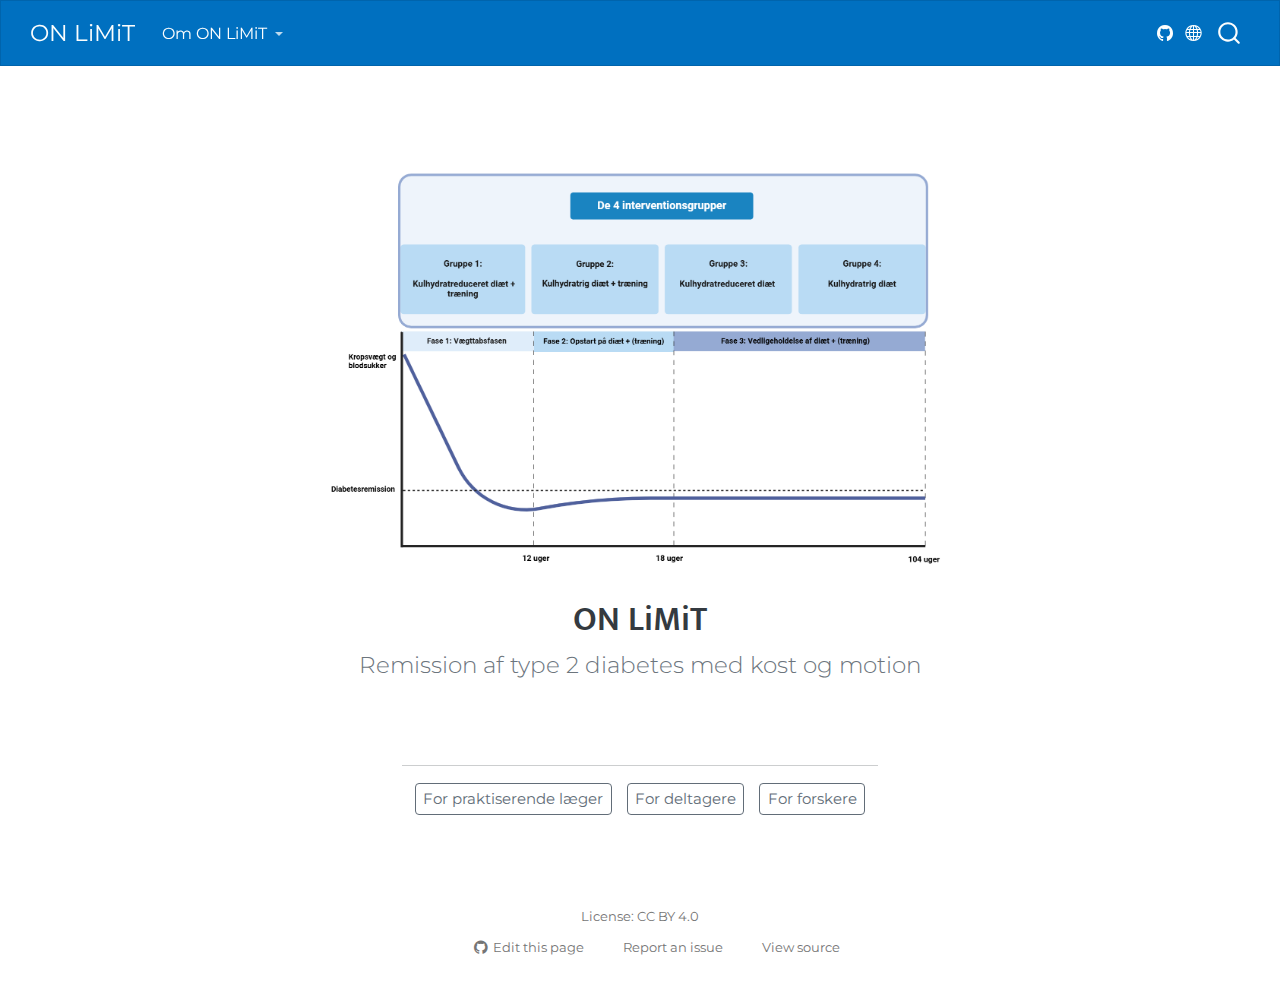
<file: index.html>
<!DOCTYPE html>
<html xmlns="http://www.w3.org/1999/xhtml" lang="en" xml:lang="en"><head>

<meta charset="utf-8">
<meta name="generator" content="quarto-1.6.40">

<meta name="viewport" content="width=device-width, initial-scale=1.0, user-scalable=yes">


<title>ON LiMiT</title>
<style>
code{white-space: pre-wrap;}
span.smallcaps{font-variant: small-caps;}
div.columns{display: flex; gap: min(4vw, 1.5em);}
div.column{flex: auto; overflow-x: auto;}
div.hanging-indent{margin-left: 1.5em; text-indent: -1.5em;}
ul.task-list{list-style: none;}
ul.task-list li input[type="checkbox"] {
  width: 0.8em;
  margin: 0 0.8em 0.2em -1em; /* quarto-specific, see https://github.com/quarto-dev/quarto-cli/issues/4556 */ 
  vertical-align: middle;
}
</style>


<script src="site_libs/quarto-nav/quarto-nav.js"></script>
<script src="site_libs/clipboard/clipboard.min.js"></script>
<script src="site_libs/quarto-search/autocomplete.umd.js"></script>
<script src="site_libs/quarto-search/fuse.min.js"></script>
<script src="site_libs/quarto-search/quarto-search.js"></script>
<meta name="quarto:offset" content="./">
<script src="site_libs/quarto-html/quarto.js"></script>
<script src="site_libs/quarto-html/popper.min.js"></script>
<script src="site_libs/quarto-html/tippy.umd.min.js"></script>
<link href="site_libs/quarto-html/tippy.css" rel="stylesheet">
<link href="site_libs/quarto-html/quarto-syntax-highlighting-549806ee2085284f45b00abea8c6df48.css" rel="stylesheet" id="quarto-text-highlighting-styles">
<script src="site_libs/bootstrap/bootstrap.min.js"></script>
<link href="site_libs/bootstrap/bootstrap-icons.css" rel="stylesheet">
<link href="site_libs/bootstrap/bootstrap-2d149d0332030a36103d1ced8a79518c.min.css" rel="stylesheet" append-hash="true" id="quarto-bootstrap" data-mode="light">
<script id="quarto-search-options" type="application/json">{
  "location": "navbar",
  "copy-button": false,
  "collapse-after": 3,
  "panel-placement": "end",
  "type": "overlay",
  "limit": 50,
  "keyboard-shortcut": [
    "f",
    "/",
    "s"
  ],
  "language": {
    "search-no-results-text": "No results",
    "search-matching-documents-text": "matching documents",
    "search-copy-link-title": "Copy link to search",
    "search-hide-matches-text": "Hide additional matches",
    "search-more-match-text": "more match in this document",
    "search-more-matches-text": "more matches in this document",
    "search-clear-button-title": "Clear",
    "search-text-placeholder": "",
    "search-detached-cancel-button-title": "Cancel",
    "search-submit-button-title": "Submit",
    "search-label": "Search"
  }
}</script>


</head>

<body class="nav-fixed fullcontent">

<div id="quarto-search-results"></div>
  <header id="quarto-header" class="headroom fixed-top">
    <nav class="navbar navbar-expand-lg " data-bs-theme="dark">
      <div class="navbar-container container-fluid">
      <div class="navbar-brand-container mx-auto">
    <a class="navbar-brand" href="./index.html">
    <span class="navbar-title">ON LiMiT</span>
    </a>
  </div>
            <div id="quarto-search" class="" title="Search"></div>
          <button class="navbar-toggler" type="button" data-bs-toggle="collapse" data-bs-target="#navbarCollapse" aria-controls="navbarCollapse" role="menu" aria-expanded="false" aria-label="Toggle navigation" onclick="if (window.quartoToggleHeadroom) { window.quartoToggleHeadroom(); }">
  <span class="navbar-toggler-icon"></span>
</button>
          <div class="collapse navbar-collapse" id="navbarCollapse">
            <ul class="navbar-nav navbar-nav-scroll me-auto">
  <li class="nav-item dropdown ">
    <a class="nav-link dropdown-toggle" href="#" id="nav-menu-om-on-limit" role="link" data-bs-toggle="dropdown" aria-expanded="false">
 <span class="menu-text">Om ON LiMiT</span>
    </a>
    <ul class="dropdown-menu" aria-labelledby="nav-menu-om-on-limit">    
        <li>
    <a class="dropdown-item" href="./about.html">
 <span class="dropdown-text">Om ON LiMiT</span></a>
  </li>  
        <li>
    <a class="dropdown-item" href="./practitioners.html">
 <span class="dropdown-text">For praktiserende læger</span></a>
  </li>  
        <li>
    <a class="dropdown-item" href="./participants.html">
 <span class="dropdown-text">For deltagere</span></a>
  </li>  
        <li>
    <a class="dropdown-item" href="./researchers.html">
 <span class="dropdown-text">For forskere</span></a>
  </li>  
    </ul>
  </li>
</ul>
          </div> <!-- /navcollapse -->
            <div class="quarto-navbar-tools">
    <a href="https://github.com/steno-aarhus/ON-LiMiT" title="" class="quarto-navigation-tool px-1" aria-label="GitHub icon: Link to ON LiMIT GitHub page"><i class="bi bi-github"></i></a>
    <a href="./directory.html" title="Find vej på denne side" class="quarto-navigation-tool px-1" aria-label="Globe icon: Link to directory page of other SDCA websites"><i class="bi bi-globe"></i></a>
</div>
      </div> <!-- /container-fluid -->
    </nav>
</header>
<!-- content -->
<div id="quarto-content" class="quarto-container page-columns page-rows-contents page-layout-article page-navbar">
<!-- sidebar -->
<!-- margin-sidebar -->
    
<!-- main -->
<div class="quarto-about-jolla">
  <img src="images/study-design.png" class="about-image
  rounded " style="width: 35em;">
 <header id="title-block-header" class="quarto-title-block default">
<div class="quarto-title">
<h1 class="title">ON LiMiT</h1>
<p class="subtitle lead">Remission af type 2 diabetes med kost og motion</p>
</div>
<div class="quarto-title-meta">
  </div>
</header><main class="content" id="quarto-document-content">


</main> 
  <hr class="about-sep">
   <div class="about-links">
  <a href="https://steno-aarhus.github.io/ON-LiMiT/practitioners.html" class="about-link" rel="" target="">
     <span class="about-link-text">For praktiserende læger</span>
  </a>
  <a href="https://steno-aarhus.github.io/ON-LiMiT/participants.html" class="about-link" rel="" target="">
     <span class="about-link-text">For deltagere</span>
  </a>
  <a href="https://steno-aarhus.github.io/ON-LiMiT/researchers.html" class="about-link" rel="" target="">
     <span class="about-link-text">For forskere</span>
  </a>
</div>
</div>
 <!-- /main -->
<script id="quarto-html-after-body" type="application/javascript">
window.document.addEventListener("DOMContentLoaded", function (event) {
  const toggleBodyColorMode = (bsSheetEl) => {
    const mode = bsSheetEl.getAttribute("data-mode");
    const bodyEl = window.document.querySelector("body");
    if (mode === "dark") {
      bodyEl.classList.add("quarto-dark");
      bodyEl.classList.remove("quarto-light");
    } else {
      bodyEl.classList.add("quarto-light");
      bodyEl.classList.remove("quarto-dark");
    }
  }
  const toggleBodyColorPrimary = () => {
    const bsSheetEl = window.document.querySelector("link#quarto-bootstrap");
    if (bsSheetEl) {
      toggleBodyColorMode(bsSheetEl);
    }
  }
  toggleBodyColorPrimary();  
  const isCodeAnnotation = (el) => {
    for (const clz of el.classList) {
      if (clz.startsWith('code-annotation-')) {                     
        return true;
      }
    }
    return false;
  }
  const onCopySuccess = function(e) {
    // button target
    const button = e.trigger;
    // don't keep focus
    button.blur();
    // flash "checked"
    button.classList.add('code-copy-button-checked');
    var currentTitle = button.getAttribute("title");
    button.setAttribute("title", "Copied!");
    let tooltip;
    if (window.bootstrap) {
      button.setAttribute("data-bs-toggle", "tooltip");
      button.setAttribute("data-bs-placement", "left");
      button.setAttribute("data-bs-title", "Copied!");
      tooltip = new bootstrap.Tooltip(button, 
        { trigger: "manual", 
          customClass: "code-copy-button-tooltip",
          offset: [0, -8]});
      tooltip.show();    
    }
    setTimeout(function() {
      if (tooltip) {
        tooltip.hide();
        button.removeAttribute("data-bs-title");
        button.removeAttribute("data-bs-toggle");
        button.removeAttribute("data-bs-placement");
      }
      button.setAttribute("title", currentTitle);
      button.classList.remove('code-copy-button-checked');
    }, 1000);
    // clear code selection
    e.clearSelection();
  }
  const getTextToCopy = function(trigger) {
      const codeEl = trigger.previousElementSibling.cloneNode(true);
      for (const childEl of codeEl.children) {
        if (isCodeAnnotation(childEl)) {
          childEl.remove();
        }
      }
      return codeEl.innerText;
  }
  const clipboard = new window.ClipboardJS('.code-copy-button:not([data-in-quarto-modal])', {
    text: getTextToCopy
  });
  clipboard.on('success', onCopySuccess);
  if (window.document.getElementById('quarto-embedded-source-code-modal')) {
    const clipboardModal = new window.ClipboardJS('.code-copy-button[data-in-quarto-modal]', {
      text: getTextToCopy,
      container: window.document.getElementById('quarto-embedded-source-code-modal')
    });
    clipboardModal.on('success', onCopySuccess);
  }
    var localhostRegex = new RegExp(/^(?:http|https):\/\/localhost\:?[0-9]*\//);
    var mailtoRegex = new RegExp(/^mailto:/);
      var filterRegex = new RegExp("https:\/\/steno-aarhus\.github\.io\/ON-LiMiT\/");
    var isInternal = (href) => {
        return filterRegex.test(href) || localhostRegex.test(href) || mailtoRegex.test(href);
    }
    // Inspect non-navigation links and adorn them if external
 	var links = window.document.querySelectorAll('a[href]:not(.nav-link):not(.navbar-brand):not(.toc-action):not(.sidebar-link):not(.sidebar-item-toggle):not(.pagination-link):not(.no-external):not([aria-hidden]):not(.dropdown-item):not(.quarto-navigation-tool):not(.about-link)');
    for (var i=0; i<links.length; i++) {
      const link = links[i];
      if (!isInternal(link.href)) {
        // undo the damage that might have been done by quarto-nav.js in the case of
        // links that we want to consider external
        if (link.dataset.originalHref !== undefined) {
          link.href = link.dataset.originalHref;
        }
      }
    }
  function tippyHover(el, contentFn, onTriggerFn, onUntriggerFn) {
    const config = {
      allowHTML: true,
      maxWidth: 500,
      delay: 100,
      arrow: false,
      appendTo: function(el) {
          return el.parentElement;
      },
      interactive: true,
      interactiveBorder: 10,
      theme: 'quarto',
      placement: 'bottom-start',
    };
    if (contentFn) {
      config.content = contentFn;
    }
    if (onTriggerFn) {
      config.onTrigger = onTriggerFn;
    }
    if (onUntriggerFn) {
      config.onUntrigger = onUntriggerFn;
    }
    window.tippy(el, config); 
  }
  const noterefs = window.document.querySelectorAll('a[role="doc-noteref"]');
  for (var i=0; i<noterefs.length; i++) {
    const ref = noterefs[i];
    tippyHover(ref, function() {
      // use id or data attribute instead here
      let href = ref.getAttribute('data-footnote-href') || ref.getAttribute('href');
      try { href = new URL(href).hash; } catch {}
      const id = href.replace(/^#\/?/, "");
      const note = window.document.getElementById(id);
      if (note) {
        return note.innerHTML;
      } else {
        return "";
      }
    });
  }
  const xrefs = window.document.querySelectorAll('a.quarto-xref');
  const processXRef = (id, note) => {
    // Strip column container classes
    const stripColumnClz = (el) => {
      el.classList.remove("page-full", "page-columns");
      if (el.children) {
        for (const child of el.children) {
          stripColumnClz(child);
        }
      }
    }
    stripColumnClz(note)
    if (id === null || id.startsWith('sec-')) {
      // Special case sections, only their first couple elements
      const container = document.createElement("div");
      if (note.children && note.children.length > 2) {
        container.appendChild(note.children[0].cloneNode(true));
        for (let i = 1; i < note.children.length; i++) {
          const child = note.children[i];
          if (child.tagName === "P" && child.innerText === "") {
            continue;
          } else {
            container.appendChild(child.cloneNode(true));
            break;
          }
        }
        if (window.Quarto?.typesetMath) {
          window.Quarto.typesetMath(container);
        }
        return container.innerHTML
      } else {
        if (window.Quarto?.typesetMath) {
          window.Quarto.typesetMath(note);
        }
        return note.innerHTML;
      }
    } else {
      // Remove any anchor links if they are present
      const anchorLink = note.querySelector('a.anchorjs-link');
      if (anchorLink) {
        anchorLink.remove();
      }
      if (window.Quarto?.typesetMath) {
        window.Quarto.typesetMath(note);
      }
      if (note.classList.contains("callout")) {
        return note.outerHTML;
      } else {
        return note.innerHTML;
      }
    }
  }
  for (var i=0; i<xrefs.length; i++) {
    const xref = xrefs[i];
    tippyHover(xref, undefined, function(instance) {
      instance.disable();
      let url = xref.getAttribute('href');
      let hash = undefined; 
      if (url.startsWith('#')) {
        hash = url;
      } else {
        try { hash = new URL(url).hash; } catch {}
      }
      if (hash) {
        const id = hash.replace(/^#\/?/, "");
        const note = window.document.getElementById(id);
        if (note !== null) {
          try {
            const html = processXRef(id, note.cloneNode(true));
            instance.setContent(html);
          } finally {
            instance.enable();
            instance.show();
          }
        } else {
          // See if we can fetch this
          fetch(url.split('#')[0])
          .then(res => res.text())
          .then(html => {
            const parser = new DOMParser();
            const htmlDoc = parser.parseFromString(html, "text/html");
            const note = htmlDoc.getElementById(id);
            if (note !== null) {
              const html = processXRef(id, note);
              instance.setContent(html);
            } 
          }).finally(() => {
            instance.enable();
            instance.show();
          });
        }
      } else {
        // See if we can fetch a full url (with no hash to target)
        // This is a special case and we should probably do some content thinning / targeting
        fetch(url)
        .then(res => res.text())
        .then(html => {
          const parser = new DOMParser();
          const htmlDoc = parser.parseFromString(html, "text/html");
          const note = htmlDoc.querySelector('main.content');
          if (note !== null) {
            // This should only happen for chapter cross references
            // (since there is no id in the URL)
            // remove the first header
            if (note.children.length > 0 && note.children[0].tagName === "HEADER") {
              note.children[0].remove();
            }
            const html = processXRef(null, note);
            instance.setContent(html);
          } 
        }).finally(() => {
          instance.enable();
          instance.show();
        });
      }
    }, function(instance) {
    });
  }
      let selectedAnnoteEl;
      const selectorForAnnotation = ( cell, annotation) => {
        let cellAttr = 'data-code-cell="' + cell + '"';
        let lineAttr = 'data-code-annotation="' +  annotation + '"';
        const selector = 'span[' + cellAttr + '][' + lineAttr + ']';
        return selector;
      }
      const selectCodeLines = (annoteEl) => {
        const doc = window.document;
        const targetCell = annoteEl.getAttribute("data-target-cell");
        const targetAnnotation = annoteEl.getAttribute("data-target-annotation");
        const annoteSpan = window.document.querySelector(selectorForAnnotation(targetCell, targetAnnotation));
        const lines = annoteSpan.getAttribute("data-code-lines").split(",");
        const lineIds = lines.map((line) => {
          return targetCell + "-" + line;
        })
        let top = null;
        let height = null;
        let parent = null;
        if (lineIds.length > 0) {
            //compute the position of the single el (top and bottom and make a div)
            const el = window.document.getElementById(lineIds[0]);
            top = el.offsetTop;
            height = el.offsetHeight;
            parent = el.parentElement.parentElement;
          if (lineIds.length > 1) {
            const lastEl = window.document.getElementById(lineIds[lineIds.length - 1]);
            const bottom = lastEl.offsetTop + lastEl.offsetHeight;
            height = bottom - top;
          }
          if (top !== null && height !== null && parent !== null) {
            // cook up a div (if necessary) and position it 
            let div = window.document.getElementById("code-annotation-line-highlight");
            if (div === null) {
              div = window.document.createElement("div");
              div.setAttribute("id", "code-annotation-line-highlight");
              div.style.position = 'absolute';
              parent.appendChild(div);
            }
            div.style.top = top - 2 + "px";
            div.style.height = height + 4 + "px";
            div.style.left = 0;
            let gutterDiv = window.document.getElementById("code-annotation-line-highlight-gutter");
            if (gutterDiv === null) {
              gutterDiv = window.document.createElement("div");
              gutterDiv.setAttribute("id", "code-annotation-line-highlight-gutter");
              gutterDiv.style.position = 'absolute';
              const codeCell = window.document.getElementById(targetCell);
              const gutter = codeCell.querySelector('.code-annotation-gutter');
              gutter.appendChild(gutterDiv);
            }
            gutterDiv.style.top = top - 2 + "px";
            gutterDiv.style.height = height + 4 + "px";
          }
          selectedAnnoteEl = annoteEl;
        }
      };
      const unselectCodeLines = () => {
        const elementsIds = ["code-annotation-line-highlight", "code-annotation-line-highlight-gutter"];
        elementsIds.forEach((elId) => {
          const div = window.document.getElementById(elId);
          if (div) {
            div.remove();
          }
        });
        selectedAnnoteEl = undefined;
      };
        // Handle positioning of the toggle
    window.addEventListener(
      "resize",
      throttle(() => {
        elRect = undefined;
        if (selectedAnnoteEl) {
          selectCodeLines(selectedAnnoteEl);
        }
      }, 10)
    );
    function throttle(fn, ms) {
    let throttle = false;
    let timer;
      return (...args) => {
        if(!throttle) { // first call gets through
            fn.apply(this, args);
            throttle = true;
        } else { // all the others get throttled
            if(timer) clearTimeout(timer); // cancel #2
            timer = setTimeout(() => {
              fn.apply(this, args);
              timer = throttle = false;
            }, ms);
        }
      };
    }
      // Attach click handler to the DT
      const annoteDls = window.document.querySelectorAll('dt[data-target-cell]');
      for (const annoteDlNode of annoteDls) {
        annoteDlNode.addEventListener('click', (event) => {
          const clickedEl = event.target;
          if (clickedEl !== selectedAnnoteEl) {
            unselectCodeLines();
            const activeEl = window.document.querySelector('dt[data-target-cell].code-annotation-active');
            if (activeEl) {
              activeEl.classList.remove('code-annotation-active');
            }
            selectCodeLines(clickedEl);
            clickedEl.classList.add('code-annotation-active');
          } else {
            // Unselect the line
            unselectCodeLines();
            clickedEl.classList.remove('code-annotation-active');
          }
        });
      }
  const findCites = (el) => {
    const parentEl = el.parentElement;
    if (parentEl) {
      const cites = parentEl.dataset.cites;
      if (cites) {
        return {
          el,
          cites: cites.split(' ')
        };
      } else {
        return findCites(el.parentElement)
      }
    } else {
      return undefined;
    }
  };
  var bibliorefs = window.document.querySelectorAll('a[role="doc-biblioref"]');
  for (var i=0; i<bibliorefs.length; i++) {
    const ref = bibliorefs[i];
    const citeInfo = findCites(ref);
    if (citeInfo) {
      tippyHover(citeInfo.el, function() {
        var popup = window.document.createElement('div');
        citeInfo.cites.forEach(function(cite) {
          var citeDiv = window.document.createElement('div');
          citeDiv.classList.add('hanging-indent');
          citeDiv.classList.add('csl-entry');
          var biblioDiv = window.document.getElementById('ref-' + cite);
          if (biblioDiv) {
            citeDiv.innerHTML = biblioDiv.innerHTML;
          }
          popup.appendChild(citeDiv);
        });
        return popup.innerHTML;
      });
    }
  }
});
</script>
</div> <!-- /content -->
<footer class="footer">
  <div class="nav-footer">
    <div class="nav-footer-left">
      &nbsp;
    </div>   
    <div class="nav-footer-center">
      <ul class="footer-items list-unstyled">
    <li class="nav-item">
    <a class="nav-link" href="https://creativecommons.org/licenses/by/4.0/">
<p>License: CC BY 4.0</p>
</a>
  </li>  
</ul>
    <div class="toc-actions"><ul><li><a href="https://github.com/steno-aarhus/ON-LiMiT/edit/main/index.qmd" class="toc-action"><i class="bi bi-github"></i>Edit this page</a></li><li><a href="https://github.com/steno-aarhus/ON-LiMiT/issues/new" class="toc-action"><i class="bi empty"></i>Report an issue</a></li><li><a href="https://github.com/steno-aarhus/ON-LiMiT/blob/main/index.qmd" class="toc-action"><i class="bi empty"></i>View source</a></li></ul></div></div>
    <div class="nav-footer-right">
      &nbsp;
    </div>
  </div>
</footer>




</body></html>
</file>
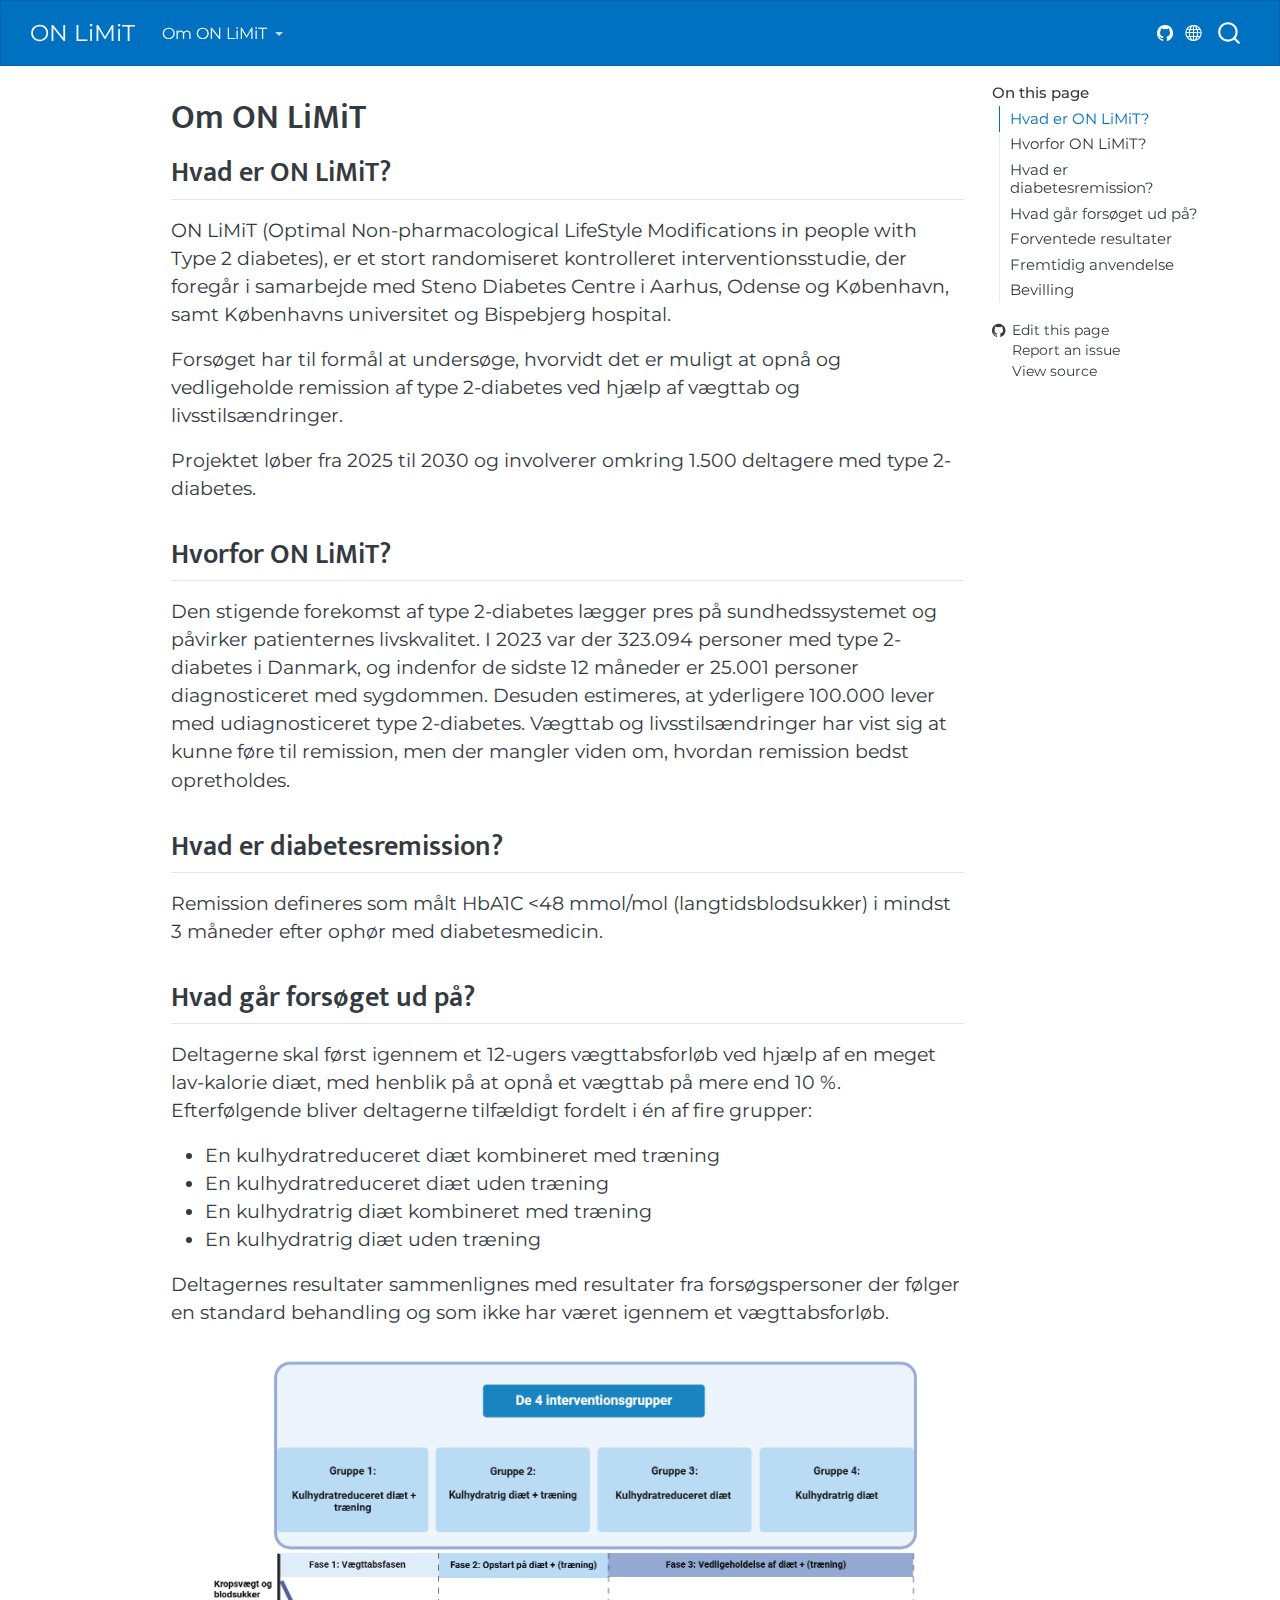
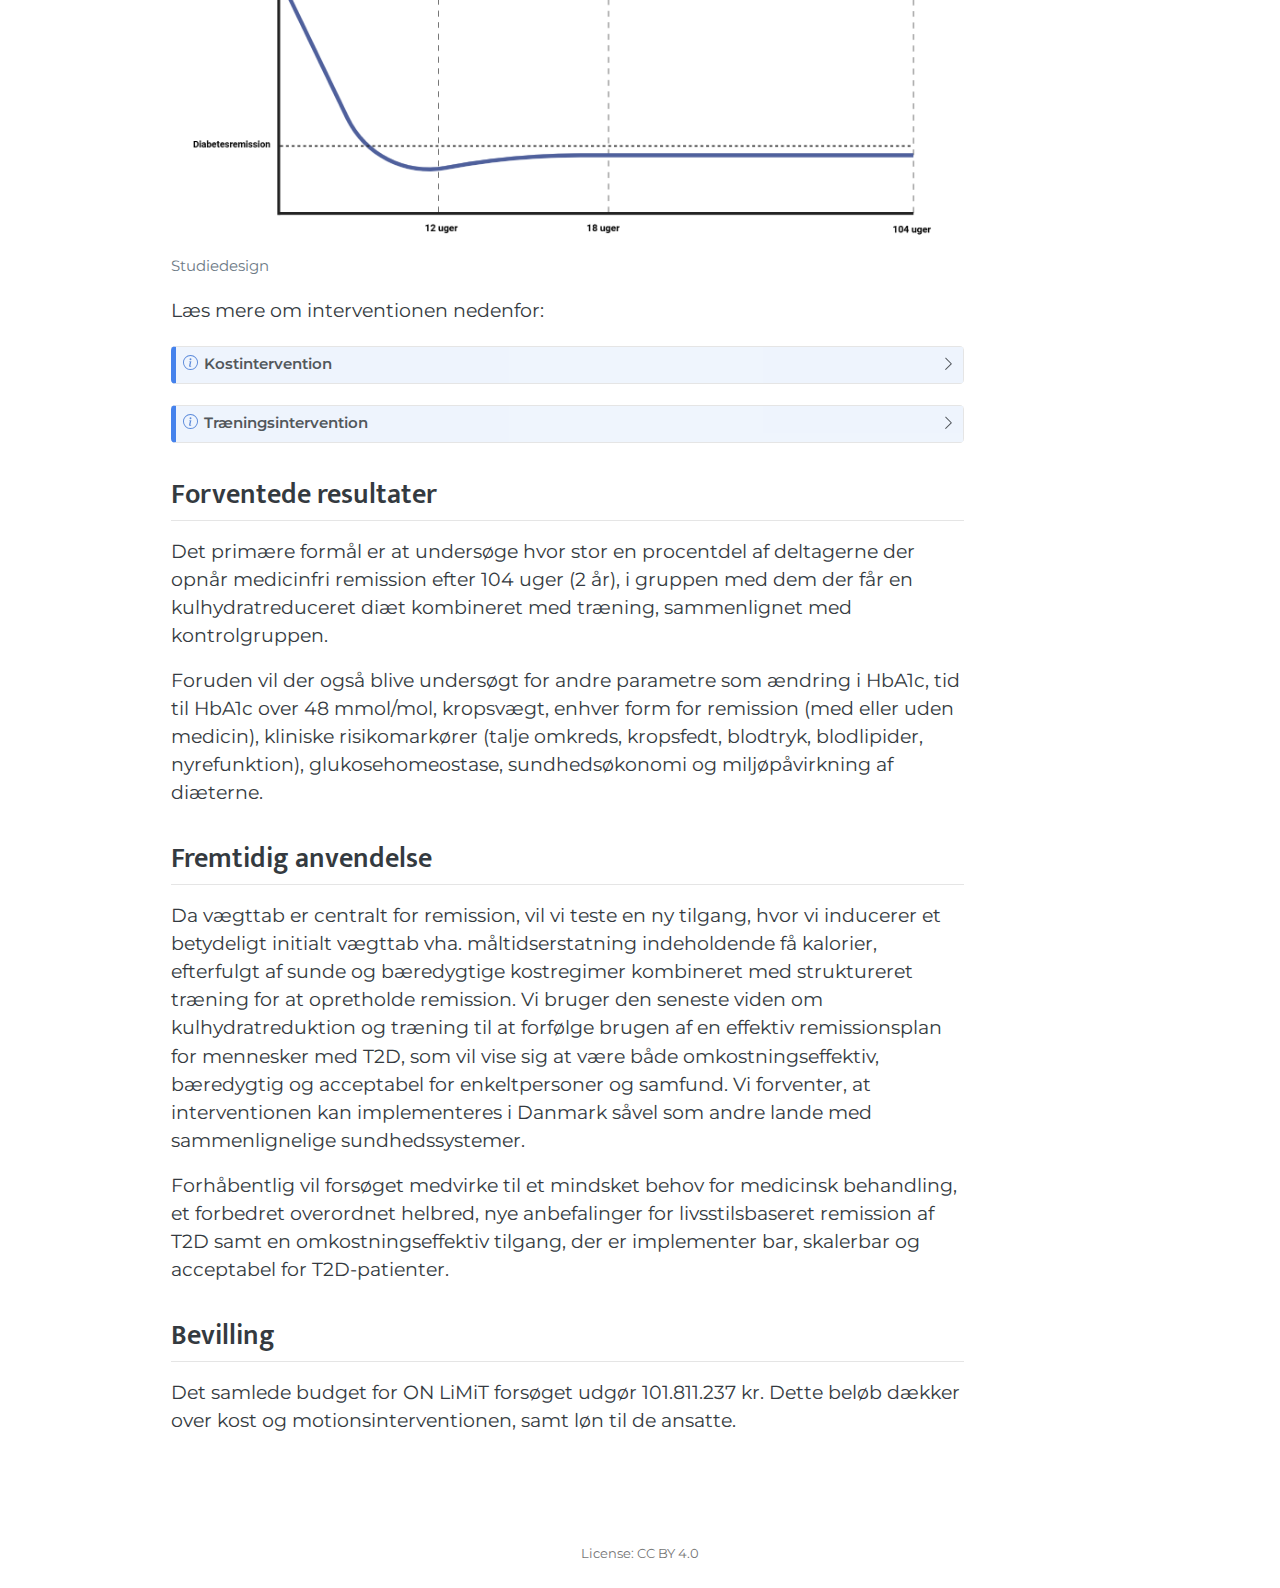
<file: about/index.html>
<!DOCTYPE html>
<html xmlns="http://www.w3.org/1999/xhtml" lang="en" xml:lang="en"><head>

<meta charset="utf-8">
<meta name="generator" content="quarto-1.6.40">

<meta name="viewport" content="width=device-width, initial-scale=1.0, user-scalable=yes">


<title>Om ON LiMiT – ON LiMiT</title>
<style>
code{white-space: pre-wrap;}
span.smallcaps{font-variant: small-caps;}
div.columns{display: flex; gap: min(4vw, 1.5em);}
div.column{flex: auto; overflow-x: auto;}
div.hanging-indent{margin-left: 1.5em; text-indent: -1.5em;}
ul.task-list{list-style: none;}
ul.task-list li input[type="checkbox"] {
  width: 0.8em;
  margin: 0 0.8em 0.2em -1em; /* quarto-specific, see https://github.com/quarto-dev/quarto-cli/issues/4556 */ 
  vertical-align: middle;
}
</style>


<script src="../site_libs/quarto-nav/quarto-nav.js"></script>
<script src="../site_libs/clipboard/clipboard.min.js"></script>
<script src="../site_libs/quarto-search/autocomplete.umd.js"></script>
<script src="../site_libs/quarto-search/fuse.min.js"></script>
<script src="../site_libs/quarto-search/quarto-search.js"></script>
<meta name="quarto:offset" content="../">
<script src="../site_libs/quarto-html/quarto.js"></script>
<script src="../site_libs/quarto-html/popper.min.js"></script>
<script src="../site_libs/quarto-html/tippy.umd.min.js"></script>
<script src="../site_libs/quarto-html/anchor.min.js"></script>
<link href="../site_libs/quarto-html/tippy.css" rel="stylesheet">
<link href="../site_libs/quarto-html/quarto-syntax-highlighting-549806ee2085284f45b00abea8c6df48.css" rel="stylesheet" id="quarto-text-highlighting-styles">
<script src="../site_libs/bootstrap/bootstrap.min.js"></script>
<link href="../site_libs/bootstrap/bootstrap-icons.css" rel="stylesheet">
<link href="../site_libs/bootstrap/bootstrap-2d149d0332030a36103d1ced8a79518c.min.css" rel="stylesheet" append-hash="true" id="quarto-bootstrap" data-mode="light">
<script id="quarto-search-options" type="application/json">{
  "location": "navbar",
  "copy-button": false,
  "collapse-after": 3,
  "panel-placement": "end",
  "type": "overlay",
  "limit": 50,
  "keyboard-shortcut": [
    "f",
    "/",
    "s"
  ],
  "language": {
    "search-no-results-text": "No results",
    "search-matching-documents-text": "matching documents",
    "search-copy-link-title": "Copy link to search",
    "search-hide-matches-text": "Hide additional matches",
    "search-more-match-text": "more match in this document",
    "search-more-matches-text": "more matches in this document",
    "search-clear-button-title": "Clear",
    "search-text-placeholder": "",
    "search-detached-cancel-button-title": "Cancel",
    "search-submit-button-title": "Submit",
    "search-label": "Search"
  }
}</script>


</head>

<body class="nav-fixed">

<div id="quarto-search-results"></div>
  <header id="quarto-header" class="headroom fixed-top">
    <nav class="navbar navbar-expand-lg " data-bs-theme="dark">
      <div class="navbar-container container-fluid">
      <div class="navbar-brand-container mx-auto">
    <a class="navbar-brand" href="../index.html">
    <span class="navbar-title">ON LiMiT</span>
    </a>
  </div>
            <div id="quarto-search" class="" title="Search"></div>
          <button class="navbar-toggler" type="button" data-bs-toggle="collapse" data-bs-target="#navbarCollapse" aria-controls="navbarCollapse" role="menu" aria-expanded="false" aria-label="Toggle navigation" onclick="if (window.quartoToggleHeadroom) { window.quartoToggleHeadroom(); }">
  <span class="navbar-toggler-icon"></span>
</button>
          <div class="collapse navbar-collapse" id="navbarCollapse">
            <ul class="navbar-nav navbar-nav-scroll me-auto">
  <li class="nav-item dropdown ">
    <a class="nav-link dropdown-toggle" href="#" id="nav-menu-om-on-limit" role="link" data-bs-toggle="dropdown" aria-expanded="false">
 <span class="menu-text">Om ON LiMiT</span>
    </a>
    <ul class="dropdown-menu" aria-labelledby="nav-menu-om-on-limit">    
        <li>
    <a class="dropdown-item" href="../about.html">
 <span class="dropdown-text">Om ON LiMiT</span></a>
  </li>  
        <li>
    <a class="dropdown-item" href="../practitioners.html">
 <span class="dropdown-text">For praktiserende læger</span></a>
  </li>  
        <li>
    <a class="dropdown-item" href="../participants.html">
 <span class="dropdown-text">For deltagere</span></a>
  </li>  
        <li>
    <a class="dropdown-item" href="../researchers.html">
 <span class="dropdown-text">For forskere</span></a>
  </li>  
    </ul>
  </li>
</ul>
          </div> <!-- /navcollapse -->
            <div class="quarto-navbar-tools">
    <a href="https://github.com/steno-aarhus/ON-LiMiT" title="" class="quarto-navigation-tool px-1" aria-label="GitHub icon: Link to ON LiMIT GitHub page"><i class="bi bi-github"></i></a>
    <a href="../directory.html" title="Find vej på denne side" class="quarto-navigation-tool px-1" aria-label="Globe icon: Link to directory page of other SDCA websites"><i class="bi bi-globe"></i></a>
</div>
      </div> <!-- /container-fluid -->
    </nav>
</header>
<!-- content -->
<div id="quarto-content" class="quarto-container page-columns page-rows-contents page-layout-article page-navbar">
<!-- sidebar -->
<!-- margin-sidebar -->
    <div id="quarto-margin-sidebar" class="sidebar margin-sidebar">
        <nav id="TOC" role="doc-toc" class="toc-active">
    <h2 id="toc-title">On this page</h2>
   
  <ul>
  <li><a href="#hvad-er-on-limit" id="toc-hvad-er-on-limit" class="nav-link active" data-scroll-target="#hvad-er-on-limit">Hvad er ON LiMiT?</a></li>
  <li><a href="#hvorfor-on-limit" id="toc-hvorfor-on-limit" class="nav-link" data-scroll-target="#hvorfor-on-limit">Hvorfor ON LiMiT?</a></li>
  <li><a href="#hvad-er-diabetesremission" id="toc-hvad-er-diabetesremission" class="nav-link" data-scroll-target="#hvad-er-diabetesremission">Hvad er diabetesremission?</a></li>
  <li><a href="#hvad-går-forsøget-ud-på" id="toc-hvad-går-forsøget-ud-på" class="nav-link" data-scroll-target="#hvad-går-forsøget-ud-på">Hvad går forsøget ud på?</a></li>
  <li><a href="#forventede-resultater" id="toc-forventede-resultater" class="nav-link" data-scroll-target="#forventede-resultater">Forventede resultater</a></li>
  <li><a href="#fremtidig-anvendelse" id="toc-fremtidig-anvendelse" class="nav-link" data-scroll-target="#fremtidig-anvendelse">Fremtidig anvendelse</a></li>
  <li><a href="#bevilling" id="toc-bevilling" class="nav-link" data-scroll-target="#bevilling">Bevilling</a></li>
  </ul>
<div class="toc-actions"><ul><li><a href="https://github.com/steno-aarhus/ON-LiMiT/edit/main/about/index.qmd" class="toc-action"><i class="bi bi-github"></i>Edit this page</a></li><li><a href="https://github.com/steno-aarhus/ON-LiMiT/issues/new" class="toc-action"><i class="bi empty"></i>Report an issue</a></li><li><a href="https://github.com/steno-aarhus/ON-LiMiT/blob/main/about/index.qmd" class="toc-action"><i class="bi empty"></i>View source</a></li></ul></div></nav>
    </div>
<!-- main -->
<main class="content" id="quarto-document-content">

<header id="title-block-header" class="quarto-title-block default">
<div class="quarto-title">
<h1 class="title">Om ON LiMiT</h1>
</div>



<div class="quarto-title-meta">

    
  
    
  </div>
  


</header>


<section id="hvad-er-on-limit" class="level2">
<h2 class="anchored" data-anchor-id="hvad-er-on-limit">Hvad er ON LiMiT?</h2>
<p>ON LiMiT (Optimal Non-pharmacological LifeStyle Modifications in people with Type 2 diabetes), er et stort randomiseret kontrolleret interventionsstudie, der foregår i samarbejde med Steno Diabetes Centre i Aarhus, Odense og København, samt Københavns universitet og Bispebjerg hospital.</p>
<p>Forsøget har til formål at undersøge, hvorvidt det er muligt at opnå og vedligeholde remission af type 2-diabetes ved hjælp af vægttab og livsstilsændringer.</p>
<p>Projektet løber fra 2025 til 2030 og involverer omkring 1.500 deltagere med type 2-diabetes.</p>
</section>
<section id="hvorfor-on-limit" class="level2">
<h2 class="anchored" data-anchor-id="hvorfor-on-limit">Hvorfor ON LiMiT?</h2>
<p>Den stigende forekomst af type 2-diabetes lægger pres på sundhedssystemet og påvirker patienternes livskvalitet. I 2023 var der 323.094 personer med type 2-diabetes i Danmark, og indenfor de sidste 12 måneder er 25.001 personer diagnosticeret med sygdommen. Desuden estimeres, at yderligere 100.000 lever med udiagnosticeret type 2-diabetes. Vægttab og livsstilsændringer har vist sig at kunne føre til remission, men der mangler viden om, hvordan remission bedst opretholdes.</p>
</section>
<section id="hvad-er-diabetesremission" class="level2">
<h2 class="anchored" data-anchor-id="hvad-er-diabetesremission">Hvad er diabetesremission?</h2>
<p>Remission defineres som målt HbA1C &lt;48 mmol/mol (langtidsblodsukker) i mindst 3 måneder efter ophør med diabetesmedicin.</p>
</section>
<section id="hvad-går-forsøget-ud-på" class="level2">
<h2 class="anchored" data-anchor-id="hvad-går-forsøget-ud-på">Hvad går forsøget ud på?</h2>
<p>Deltagerne skal først igennem et 12-ugers vægttabsforløb ved hjælp af en meget lav-kalorie diæt, med henblik på at opnå et vægttab på mere end 10 %. Efterfølgende bliver deltagerne tilfældigt fordelt i én af fire grupper:</p>
<ul>
<li>En kulhydratreduceret diæt kombineret med træning</li>
<li>En kulhydratreduceret diæt uden træning</li>
<li>En kulhydratrig diæt kombineret med træning</li>
<li>En kulhydratrig diæt uden træning</li>
</ul>
<p>Deltagernes resultater sammenlignes med resultater fra forsøgspersoner der følger en standard behandling og som ikke har været igennem et vægttabsforløb.</p>
<div class="quarto-figure quarto-figure-center">
<figure class="figure">
<p><img src="../images/study-design.png" class="img-fluid figure-img"></p>
<figcaption>Studiedesign</figcaption>
</figure>
</div>
<p>Læs mere om interventionen nedenfor:</p>
<div class="callout callout-style-default callout-note callout-titled" title="Kostintervention">
<div class="callout-header d-flex align-content-center" data-bs-toggle="collapse" data-bs-target=".callout-1-contents" aria-controls="callout-1" aria-expanded="false" aria-label="Toggle callout">
<div class="callout-icon-container">
<i class="callout-icon"></i>
</div>
<div class="callout-title-container flex-fill">
Kostintervention
</div>
<div class="callout-btn-toggle d-inline-block border-0 py-1 ps-1 pe-0 float-end"><i class="callout-toggle"></i></div>
</div>
<div id="callout-1" class="callout-1-contents callout-collapse collapse">
<div class="callout-body-container callout-body">
<p>Målet er at opnå en 25 E% forskel i kulhydrat indtag mellem de to diæter.</p>
<p>Deltagerne på den kulhydratreducerede diæt skal indtage max 25-30 E% fra kulhydrat, mens deltagerne på den kulhydratrige diæt skal indtage mindst 50-55 E% fra kulhydrat. Der vil ikke være nogle restriktioner i forhold til indtag af fedt, protein og kostfiber, men indtaget af tilsat sukker bør begrænset til &lt;5 E% i begge diæter.</p>
<p>Deltagerne vil stadig blive vejledt i at inkludere anbefalinger for indtage af kulhydrat og fedt af høj kvalitet i henhold til kostråd for diabetes.</p>
<p>For at gøre diæterne mere bæredygtige, vil en stor del af især proteinindholdet være af ikke-animalsk oprindelse.</p>
</div>
</div>
</div>
<div class="callout callout-style-default callout-note callout-titled" title="Træningsintervention">
<div class="callout-header d-flex align-content-center" data-bs-toggle="collapse" data-bs-target=".callout-2-contents" aria-controls="callout-2" aria-expanded="false" aria-label="Toggle callout">
<div class="callout-icon-container">
<i class="callout-icon"></i>
</div>
<div class="callout-title-container flex-fill">
Træningsintervention
</div>
<div class="callout-btn-toggle d-inline-block border-0 py-1 ps-1 pe-0 float-end"><i class="callout-toggle"></i></div>
</div>
<div id="callout-2" class="callout-2-contents callout-collapse collapse">
<div class="callout-body-container callout-body">
<p>Deltagerne instrueres i at deltage i tre træningssessioner om ugen, heraf to overvågede sessioner á 60-minutter og én uovervåget session, hvor et smartur bruges til at monitorere intensiteten.</p>
<p>Træningen skal foregå ved en intensitet på over 70 % af maksimal puls og/eller opnå en score på mindst 7 på ”Rate of Perceived Exertion-skalaen” (RPE). For modstandstræning svarer dette til at have 1-3 gentagelser i reserve, eller en intensitet klassificeret som kraftig ifølge American College of Sports Medicine.</p>
<p>Fokus vil være på højintensiv aerob træning udført i et intermitterende mønster fremfor en fast kombination af aerobe og modstandtræningsmodaliteter. Selvom en kombineret tilgang er mere effektiv til at reducere HbA1c end hver modalitet alene, prioriteres højintensiv aerob træning i tilfælde, hvor overholdelse af modstandstræning er en udfordring, eller hvor udgang til faciliteter ikke muliggør modstandstræning.</p>
</div>
</div>
</div>
</section>
<section id="forventede-resultater" class="level2">
<h2 class="anchored" data-anchor-id="forventede-resultater">Forventede resultater</h2>
<p>Det primære formål er at undersøge hvor stor en procentdel af deltagerne der opnår medicinfri remission efter 104 uger (2 år), i gruppen med dem der får en kulhydratreduceret diæt kombineret med træning, sammenlignet med kontrolgruppen.</p>
<p>Foruden vil der også blive undersøgt for andre parametre som ændring i HbA1c, tid til HbA1c over 48 mmol/mol, kropsvægt, enhver form for remission (med eller uden medicin), kliniske risikomarkører (talje omkreds, kropsfedt, blodtryk, blodlipider, nyrefunktion), glukosehomeostase, sundhedsøkonomi og miljøpåvirkning af diæterne.</p>
</section>
<section id="fremtidig-anvendelse" class="level2">
<h2 class="anchored" data-anchor-id="fremtidig-anvendelse">Fremtidig anvendelse</h2>
<p>Da vægttab er centralt for remission, vil vi teste en ny tilgang, hvor vi inducerer et betydeligt initialt vægttab vha. måltidserstatning indeholdende få kalorier, efterfulgt af sunde og bæredygtige kostregimer kombineret med struktureret træning for at opretholde remission. Vi bruger den seneste viden om kulhydratreduktion og træning til at forfølge brugen af en effektiv remissionsplan for mennesker med T2D, som vil vise sig at være både omkostningseffektiv, bæredygtig og acceptabel for enkeltpersoner og samfund. Vi forventer, at interventionen kan implementeres i Danmark såvel som andre lande med sammenlignelige sundhedssystemer.</p>
<p>Forhåbentlig vil forsøget medvirke til et mindsket behov for medicinsk behandling, et forbedret overordnet helbred, nye anbefalinger for livsstilsbaseret remission af T2D samt en omkostningseffektiv tilgang, der er implementer bar, skalerbar og acceptabel for T2D-patienter.</p>
</section>
<section id="bevilling" class="level2">
<h2 class="anchored" data-anchor-id="bevilling">Bevilling</h2>
<p>Det samlede budget for ON LiMiT forsøget udgør 101.811.237 kr. Dette beløb dækker over kost og motionsinterventionen, samt løn til de ansatte.</p>


</section>

</main> <!-- /main -->
<script id="quarto-html-after-body" type="application/javascript">
window.document.addEventListener("DOMContentLoaded", function (event) {
  const toggleBodyColorMode = (bsSheetEl) => {
    const mode = bsSheetEl.getAttribute("data-mode");
    const bodyEl = window.document.querySelector("body");
    if (mode === "dark") {
      bodyEl.classList.add("quarto-dark");
      bodyEl.classList.remove("quarto-light");
    } else {
      bodyEl.classList.add("quarto-light");
      bodyEl.classList.remove("quarto-dark");
    }
  }
  const toggleBodyColorPrimary = () => {
    const bsSheetEl = window.document.querySelector("link#quarto-bootstrap");
    if (bsSheetEl) {
      toggleBodyColorMode(bsSheetEl);
    }
  }
  toggleBodyColorPrimary();  
  const icon = "";
  const anchorJS = new window.AnchorJS();
  anchorJS.options = {
    placement: 'right',
    icon: icon
  };
  anchorJS.add('.anchored');
  const isCodeAnnotation = (el) => {
    for (const clz of el.classList) {
      if (clz.startsWith('code-annotation-')) {                     
        return true;
      }
    }
    return false;
  }
  const onCopySuccess = function(e) {
    // button target
    const button = e.trigger;
    // don't keep focus
    button.blur();
    // flash "checked"
    button.classList.add('code-copy-button-checked');
    var currentTitle = button.getAttribute("title");
    button.setAttribute("title", "Copied!");
    let tooltip;
    if (window.bootstrap) {
      button.setAttribute("data-bs-toggle", "tooltip");
      button.setAttribute("data-bs-placement", "left");
      button.setAttribute("data-bs-title", "Copied!");
      tooltip = new bootstrap.Tooltip(button, 
        { trigger: "manual", 
          customClass: "code-copy-button-tooltip",
          offset: [0, -8]});
      tooltip.show();    
    }
    setTimeout(function() {
      if (tooltip) {
        tooltip.hide();
        button.removeAttribute("data-bs-title");
        button.removeAttribute("data-bs-toggle");
        button.removeAttribute("data-bs-placement");
      }
      button.setAttribute("title", currentTitle);
      button.classList.remove('code-copy-button-checked');
    }, 1000);
    // clear code selection
    e.clearSelection();
  }
  const getTextToCopy = function(trigger) {
      const codeEl = trigger.previousElementSibling.cloneNode(true);
      for (const childEl of codeEl.children) {
        if (isCodeAnnotation(childEl)) {
          childEl.remove();
        }
      }
      return codeEl.innerText;
  }
  const clipboard = new window.ClipboardJS('.code-copy-button:not([data-in-quarto-modal])', {
    text: getTextToCopy
  });
  clipboard.on('success', onCopySuccess);
  if (window.document.getElementById('quarto-embedded-source-code-modal')) {
    const clipboardModal = new window.ClipboardJS('.code-copy-button[data-in-quarto-modal]', {
      text: getTextToCopy,
      container: window.document.getElementById('quarto-embedded-source-code-modal')
    });
    clipboardModal.on('success', onCopySuccess);
  }
    var localhostRegex = new RegExp(/^(?:http|https):\/\/localhost\:?[0-9]*\//);
    var mailtoRegex = new RegExp(/^mailto:/);
      var filterRegex = new RegExp("https:\/\/steno-aarhus\.github\.io\/ON-LiMiT\/");
    var isInternal = (href) => {
        return filterRegex.test(href) || localhostRegex.test(href) || mailtoRegex.test(href);
    }
    // Inspect non-navigation links and adorn them if external
 	var links = window.document.querySelectorAll('a[href]:not(.nav-link):not(.navbar-brand):not(.toc-action):not(.sidebar-link):not(.sidebar-item-toggle):not(.pagination-link):not(.no-external):not([aria-hidden]):not(.dropdown-item):not(.quarto-navigation-tool):not(.about-link)');
    for (var i=0; i<links.length; i++) {
      const link = links[i];
      if (!isInternal(link.href)) {
        // undo the damage that might have been done by quarto-nav.js in the case of
        // links that we want to consider external
        if (link.dataset.originalHref !== undefined) {
          link.href = link.dataset.originalHref;
        }
      }
    }
  function tippyHover(el, contentFn, onTriggerFn, onUntriggerFn) {
    const config = {
      allowHTML: true,
      maxWidth: 500,
      delay: 100,
      arrow: false,
      appendTo: function(el) {
          return el.parentElement;
      },
      interactive: true,
      interactiveBorder: 10,
      theme: 'quarto',
      placement: 'bottom-start',
    };
    if (contentFn) {
      config.content = contentFn;
    }
    if (onTriggerFn) {
      config.onTrigger = onTriggerFn;
    }
    if (onUntriggerFn) {
      config.onUntrigger = onUntriggerFn;
    }
    window.tippy(el, config); 
  }
  const noterefs = window.document.querySelectorAll('a[role="doc-noteref"]');
  for (var i=0; i<noterefs.length; i++) {
    const ref = noterefs[i];
    tippyHover(ref, function() {
      // use id or data attribute instead here
      let href = ref.getAttribute('data-footnote-href') || ref.getAttribute('href');
      try { href = new URL(href).hash; } catch {}
      const id = href.replace(/^#\/?/, "");
      const note = window.document.getElementById(id);
      if (note) {
        return note.innerHTML;
      } else {
        return "";
      }
    });
  }
  const xrefs = window.document.querySelectorAll('a.quarto-xref');
  const processXRef = (id, note) => {
    // Strip column container classes
    const stripColumnClz = (el) => {
      el.classList.remove("page-full", "page-columns");
      if (el.children) {
        for (const child of el.children) {
          stripColumnClz(child);
        }
      }
    }
    stripColumnClz(note)
    if (id === null || id.startsWith('sec-')) {
      // Special case sections, only their first couple elements
      const container = document.createElement("div");
      if (note.children && note.children.length > 2) {
        container.appendChild(note.children[0].cloneNode(true));
        for (let i = 1; i < note.children.length; i++) {
          const child = note.children[i];
          if (child.tagName === "P" && child.innerText === "") {
            continue;
          } else {
            container.appendChild(child.cloneNode(true));
            break;
          }
        }
        if (window.Quarto?.typesetMath) {
          window.Quarto.typesetMath(container);
        }
        return container.innerHTML
      } else {
        if (window.Quarto?.typesetMath) {
          window.Quarto.typesetMath(note);
        }
        return note.innerHTML;
      }
    } else {
      // Remove any anchor links if they are present
      const anchorLink = note.querySelector('a.anchorjs-link');
      if (anchorLink) {
        anchorLink.remove();
      }
      if (window.Quarto?.typesetMath) {
        window.Quarto.typesetMath(note);
      }
      if (note.classList.contains("callout")) {
        return note.outerHTML;
      } else {
        return note.innerHTML;
      }
    }
  }
  for (var i=0; i<xrefs.length; i++) {
    const xref = xrefs[i];
    tippyHover(xref, undefined, function(instance) {
      instance.disable();
      let url = xref.getAttribute('href');
      let hash = undefined; 
      if (url.startsWith('#')) {
        hash = url;
      } else {
        try { hash = new URL(url).hash; } catch {}
      }
      if (hash) {
        const id = hash.replace(/^#\/?/, "");
        const note = window.document.getElementById(id);
        if (note !== null) {
          try {
            const html = processXRef(id, note.cloneNode(true));
            instance.setContent(html);
          } finally {
            instance.enable();
            instance.show();
          }
        } else {
          // See if we can fetch this
          fetch(url.split('#')[0])
          .then(res => res.text())
          .then(html => {
            const parser = new DOMParser();
            const htmlDoc = parser.parseFromString(html, "text/html");
            const note = htmlDoc.getElementById(id);
            if (note !== null) {
              const html = processXRef(id, note);
              instance.setContent(html);
            } 
          }).finally(() => {
            instance.enable();
            instance.show();
          });
        }
      } else {
        // See if we can fetch a full url (with no hash to target)
        // This is a special case and we should probably do some content thinning / targeting
        fetch(url)
        .then(res => res.text())
        .then(html => {
          const parser = new DOMParser();
          const htmlDoc = parser.parseFromString(html, "text/html");
          const note = htmlDoc.querySelector('main.content');
          if (note !== null) {
            // This should only happen for chapter cross references
            // (since there is no id in the URL)
            // remove the first header
            if (note.children.length > 0 && note.children[0].tagName === "HEADER") {
              note.children[0].remove();
            }
            const html = processXRef(null, note);
            instance.setContent(html);
          } 
        }).finally(() => {
          instance.enable();
          instance.show();
        });
      }
    }, function(instance) {
    });
  }
      let selectedAnnoteEl;
      const selectorForAnnotation = ( cell, annotation) => {
        let cellAttr = 'data-code-cell="' + cell + '"';
        let lineAttr = 'data-code-annotation="' +  annotation + '"';
        const selector = 'span[' + cellAttr + '][' + lineAttr + ']';
        return selector;
      }
      const selectCodeLines = (annoteEl) => {
        const doc = window.document;
        const targetCell = annoteEl.getAttribute("data-target-cell");
        const targetAnnotation = annoteEl.getAttribute("data-target-annotation");
        const annoteSpan = window.document.querySelector(selectorForAnnotation(targetCell, targetAnnotation));
        const lines = annoteSpan.getAttribute("data-code-lines").split(",");
        const lineIds = lines.map((line) => {
          return targetCell + "-" + line;
        })
        let top = null;
        let height = null;
        let parent = null;
        if (lineIds.length > 0) {
            //compute the position of the single el (top and bottom and make a div)
            const el = window.document.getElementById(lineIds[0]);
            top = el.offsetTop;
            height = el.offsetHeight;
            parent = el.parentElement.parentElement;
          if (lineIds.length > 1) {
            const lastEl = window.document.getElementById(lineIds[lineIds.length - 1]);
            const bottom = lastEl.offsetTop + lastEl.offsetHeight;
            height = bottom - top;
          }
          if (top !== null && height !== null && parent !== null) {
            // cook up a div (if necessary) and position it 
            let div = window.document.getElementById("code-annotation-line-highlight");
            if (div === null) {
              div = window.document.createElement("div");
              div.setAttribute("id", "code-annotation-line-highlight");
              div.style.position = 'absolute';
              parent.appendChild(div);
            }
            div.style.top = top - 2 + "px";
            div.style.height = height + 4 + "px";
            div.style.left = 0;
            let gutterDiv = window.document.getElementById("code-annotation-line-highlight-gutter");
            if (gutterDiv === null) {
              gutterDiv = window.document.createElement("div");
              gutterDiv.setAttribute("id", "code-annotation-line-highlight-gutter");
              gutterDiv.style.position = 'absolute';
              const codeCell = window.document.getElementById(targetCell);
              const gutter = codeCell.querySelector('.code-annotation-gutter');
              gutter.appendChild(gutterDiv);
            }
            gutterDiv.style.top = top - 2 + "px";
            gutterDiv.style.height = height + 4 + "px";
          }
          selectedAnnoteEl = annoteEl;
        }
      };
      const unselectCodeLines = () => {
        const elementsIds = ["code-annotation-line-highlight", "code-annotation-line-highlight-gutter"];
        elementsIds.forEach((elId) => {
          const div = window.document.getElementById(elId);
          if (div) {
            div.remove();
          }
        });
        selectedAnnoteEl = undefined;
      };
        // Handle positioning of the toggle
    window.addEventListener(
      "resize",
      throttle(() => {
        elRect = undefined;
        if (selectedAnnoteEl) {
          selectCodeLines(selectedAnnoteEl);
        }
      }, 10)
    );
    function throttle(fn, ms) {
    let throttle = false;
    let timer;
      return (...args) => {
        if(!throttle) { // first call gets through
            fn.apply(this, args);
            throttle = true;
        } else { // all the others get throttled
            if(timer) clearTimeout(timer); // cancel #2
            timer = setTimeout(() => {
              fn.apply(this, args);
              timer = throttle = false;
            }, ms);
        }
      };
    }
      // Attach click handler to the DT
      const annoteDls = window.document.querySelectorAll('dt[data-target-cell]');
      for (const annoteDlNode of annoteDls) {
        annoteDlNode.addEventListener('click', (event) => {
          const clickedEl = event.target;
          if (clickedEl !== selectedAnnoteEl) {
            unselectCodeLines();
            const activeEl = window.document.querySelector('dt[data-target-cell].code-annotation-active');
            if (activeEl) {
              activeEl.classList.remove('code-annotation-active');
            }
            selectCodeLines(clickedEl);
            clickedEl.classList.add('code-annotation-active');
          } else {
            // Unselect the line
            unselectCodeLines();
            clickedEl.classList.remove('code-annotation-active');
          }
        });
      }
  const findCites = (el) => {
    const parentEl = el.parentElement;
    if (parentEl) {
      const cites = parentEl.dataset.cites;
      if (cites) {
        return {
          el,
          cites: cites.split(' ')
        };
      } else {
        return findCites(el.parentElement)
      }
    } else {
      return undefined;
    }
  };
  var bibliorefs = window.document.querySelectorAll('a[role="doc-biblioref"]');
  for (var i=0; i<bibliorefs.length; i++) {
    const ref = bibliorefs[i];
    const citeInfo = findCites(ref);
    if (citeInfo) {
      tippyHover(citeInfo.el, function() {
        var popup = window.document.createElement('div');
        citeInfo.cites.forEach(function(cite) {
          var citeDiv = window.document.createElement('div');
          citeDiv.classList.add('hanging-indent');
          citeDiv.classList.add('csl-entry');
          var biblioDiv = window.document.getElementById('ref-' + cite);
          if (biblioDiv) {
            citeDiv.innerHTML = biblioDiv.innerHTML;
          }
          popup.appendChild(citeDiv);
        });
        return popup.innerHTML;
      });
    }
  }
});
</script>
</div> <!-- /content -->
<footer class="footer">
  <div class="nav-footer">
    <div class="nav-footer-left">
      &nbsp;
    </div>   
    <div class="nav-footer-center">
      <ul class="footer-items list-unstyled">
    <li class="nav-item">
    <a class="nav-link" href="https://creativecommons.org/licenses/by/4.0/">
<p>License: CC BY 4.0</p>
</a>
  </li>  
</ul>
    <div class="toc-actions d-sm-block d-md-none"><ul><li><a href="https://github.com/steno-aarhus/ON-LiMiT/edit/main/about/index.qmd" class="toc-action"><i class="bi bi-github"></i>Edit this page</a></li><li><a href="https://github.com/steno-aarhus/ON-LiMiT/issues/new" class="toc-action"><i class="bi empty"></i>Report an issue</a></li><li><a href="https://github.com/steno-aarhus/ON-LiMiT/blob/main/about/index.qmd" class="toc-action"><i class="bi empty"></i>View source</a></li></ul></div></div>
    <div class="nav-footer-right">
      &nbsp;
    </div>
  </div>
</footer>




</body></html>
</file>
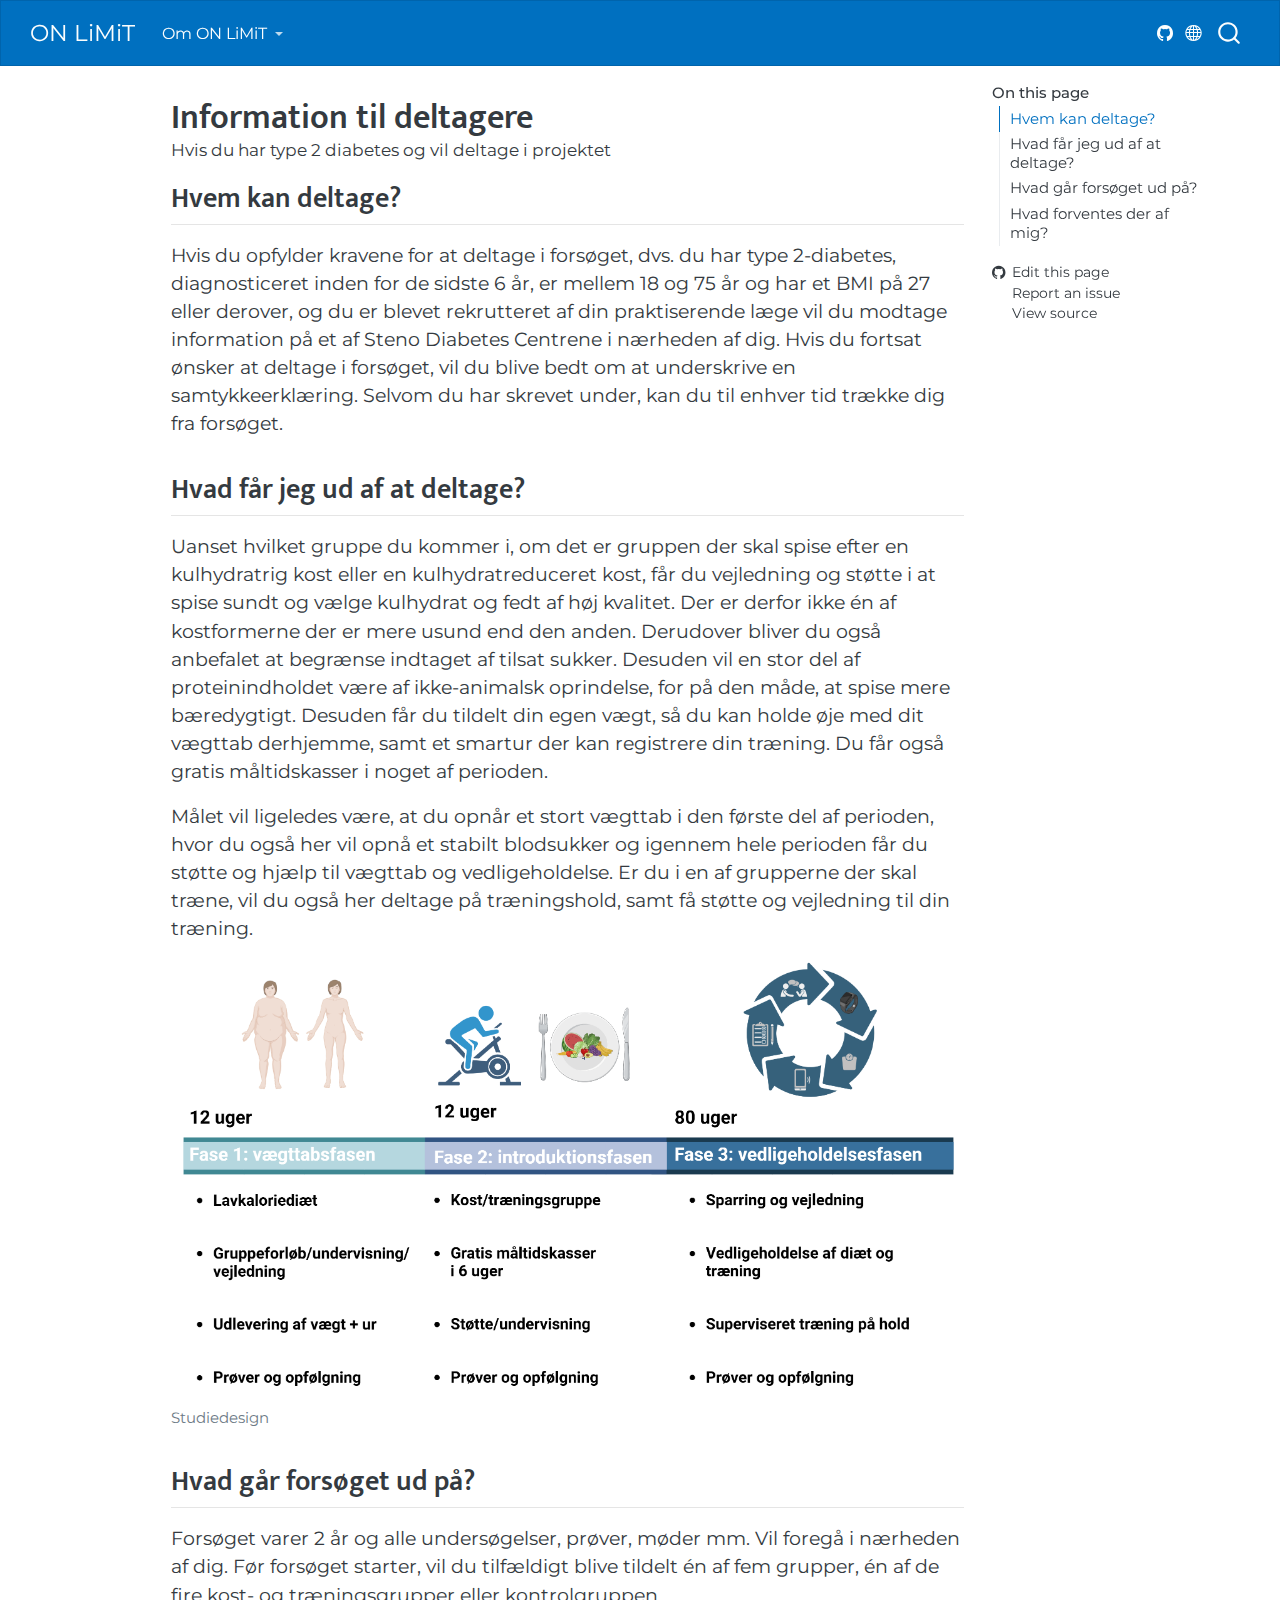
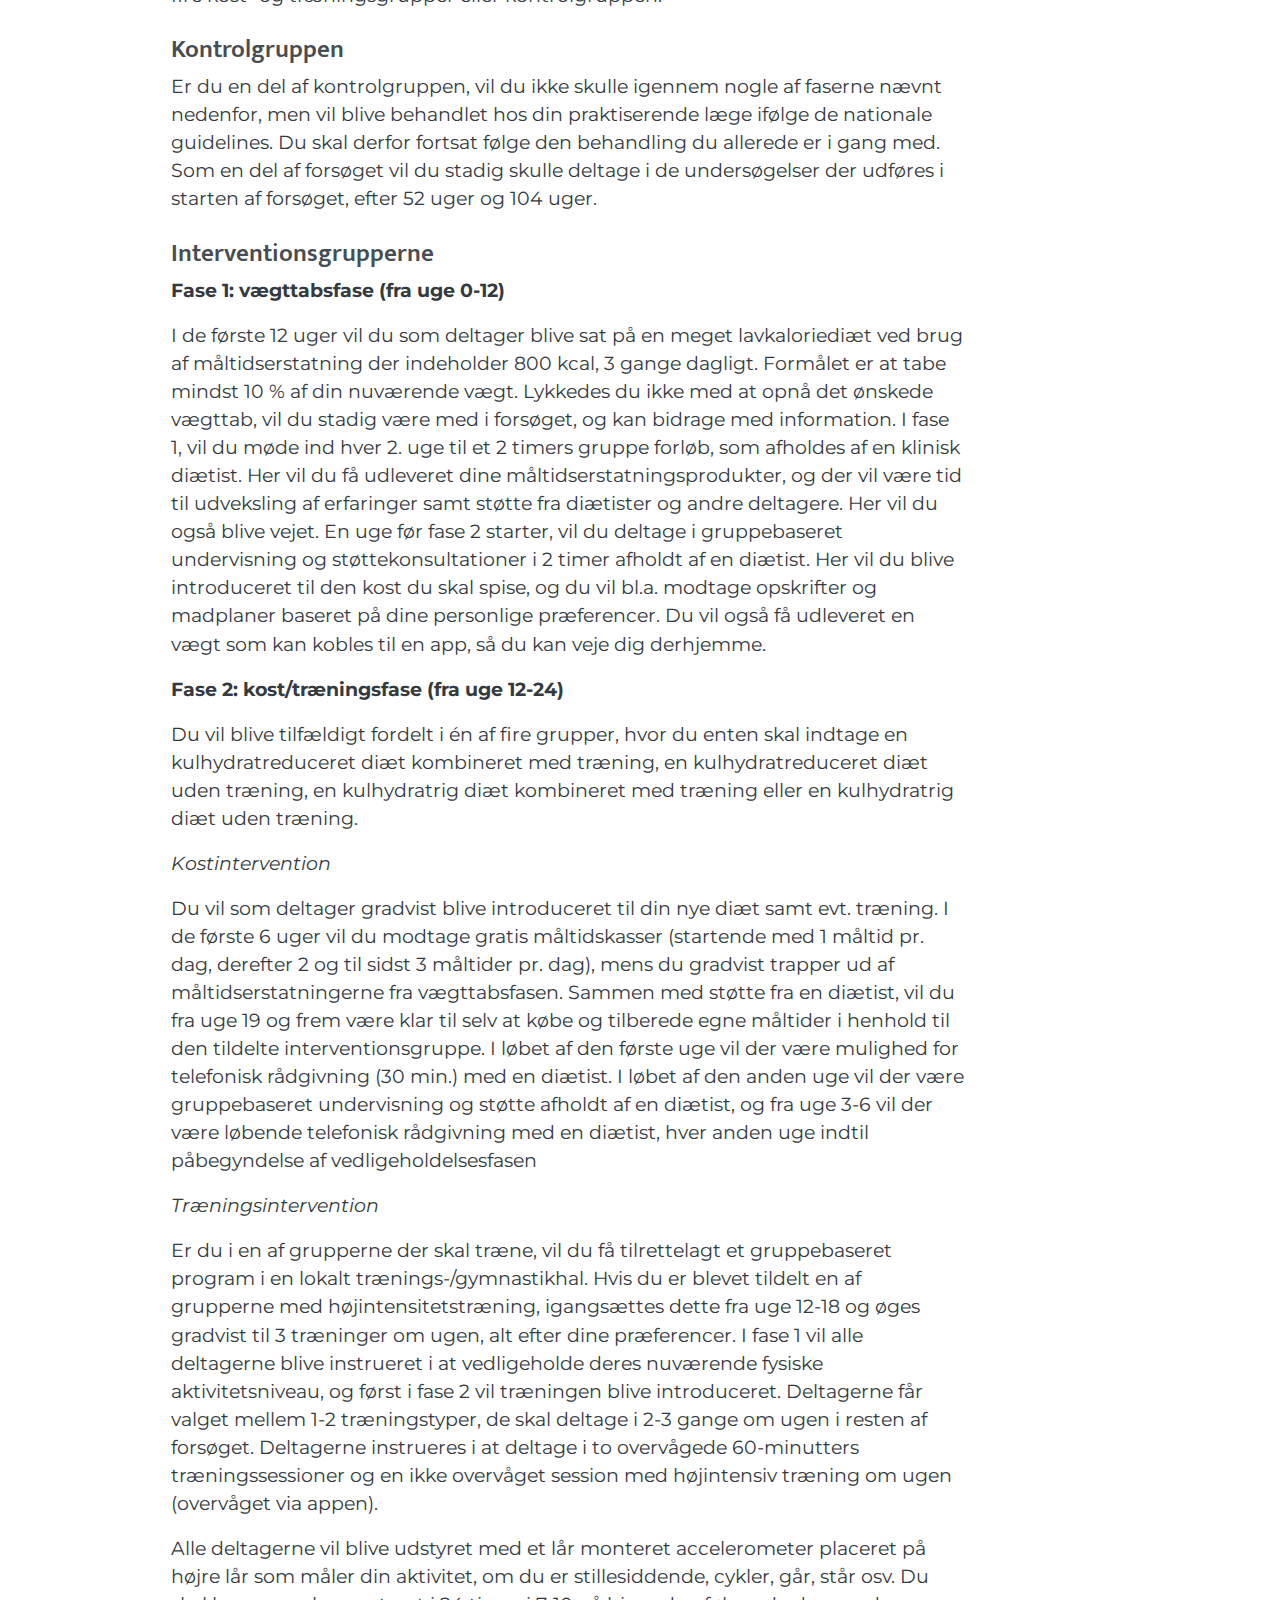
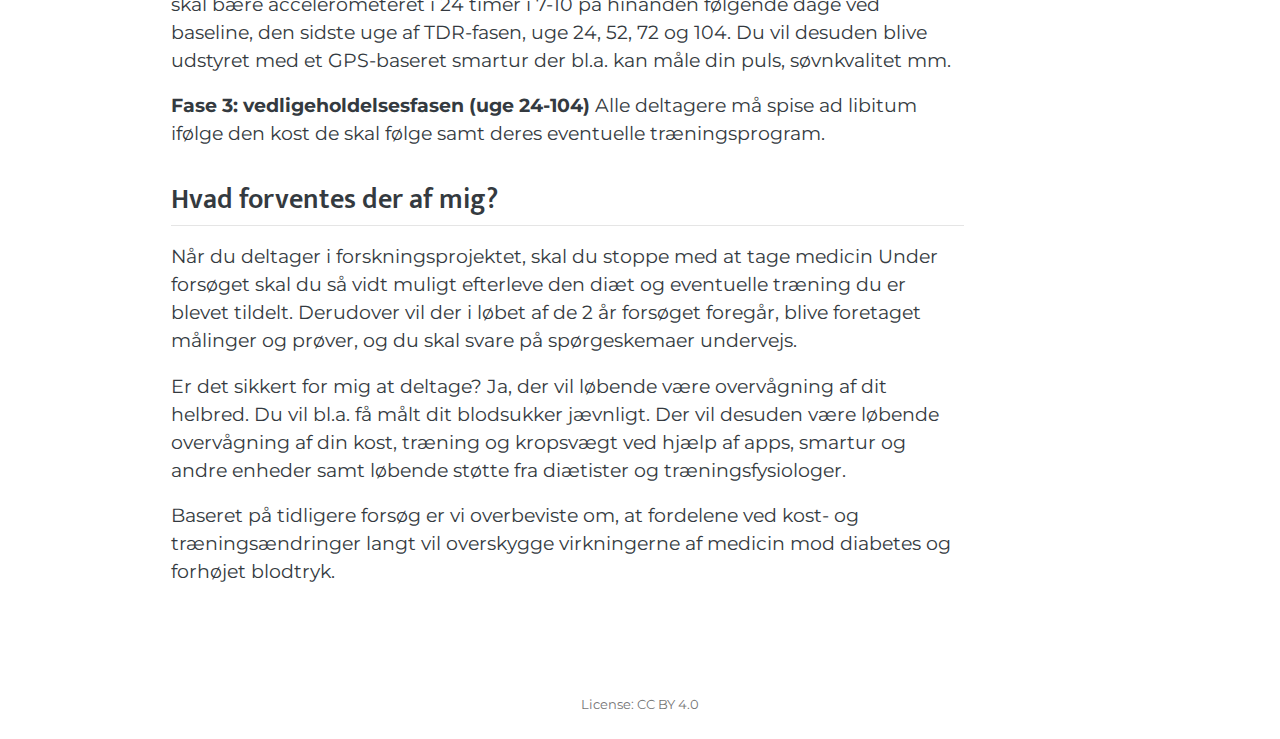
<file: participants/index.html>
<!DOCTYPE html>
<html xmlns="http://www.w3.org/1999/xhtml" lang="en" xml:lang="en"><head>

<meta charset="utf-8">
<meta name="generator" content="quarto-1.6.40">

<meta name="viewport" content="width=device-width, initial-scale=1.0, user-scalable=yes">

<meta name="description" content="Hvis du har type 2 diabetes og vil deltage i projektet">

<title>Information til deltagere – ON LiMiT</title>
<style>
code{white-space: pre-wrap;}
span.smallcaps{font-variant: small-caps;}
div.columns{display: flex; gap: min(4vw, 1.5em);}
div.column{flex: auto; overflow-x: auto;}
div.hanging-indent{margin-left: 1.5em; text-indent: -1.5em;}
ul.task-list{list-style: none;}
ul.task-list li input[type="checkbox"] {
  width: 0.8em;
  margin: 0 0.8em 0.2em -1em; /* quarto-specific, see https://github.com/quarto-dev/quarto-cli/issues/4556 */ 
  vertical-align: middle;
}
</style>


<script src="../site_libs/quarto-nav/quarto-nav.js"></script>
<script src="../site_libs/clipboard/clipboard.min.js"></script>
<script src="../site_libs/quarto-search/autocomplete.umd.js"></script>
<script src="../site_libs/quarto-search/fuse.min.js"></script>
<script src="../site_libs/quarto-search/quarto-search.js"></script>
<meta name="quarto:offset" content="../">
<script src="../site_libs/quarto-html/quarto.js"></script>
<script src="../site_libs/quarto-html/popper.min.js"></script>
<script src="../site_libs/quarto-html/tippy.umd.min.js"></script>
<script src="../site_libs/quarto-html/anchor.min.js"></script>
<link href="../site_libs/quarto-html/tippy.css" rel="stylesheet">
<link href="../site_libs/quarto-html/quarto-syntax-highlighting-549806ee2085284f45b00abea8c6df48.css" rel="stylesheet" id="quarto-text-highlighting-styles">
<script src="../site_libs/bootstrap/bootstrap.min.js"></script>
<link href="../site_libs/bootstrap/bootstrap-icons.css" rel="stylesheet">
<link href="../site_libs/bootstrap/bootstrap-2d149d0332030a36103d1ced8a79518c.min.css" rel="stylesheet" append-hash="true" id="quarto-bootstrap" data-mode="light">
<script id="quarto-search-options" type="application/json">{
  "location": "navbar",
  "copy-button": false,
  "collapse-after": 3,
  "panel-placement": "end",
  "type": "overlay",
  "limit": 50,
  "keyboard-shortcut": [
    "f",
    "/",
    "s"
  ],
  "language": {
    "search-no-results-text": "No results",
    "search-matching-documents-text": "matching documents",
    "search-copy-link-title": "Copy link to search",
    "search-hide-matches-text": "Hide additional matches",
    "search-more-match-text": "more match in this document",
    "search-more-matches-text": "more matches in this document",
    "search-clear-button-title": "Clear",
    "search-text-placeholder": "",
    "search-detached-cancel-button-title": "Cancel",
    "search-submit-button-title": "Submit",
    "search-label": "Search"
  }
}</script>


</head>

<body class="nav-fixed">

<div id="quarto-search-results"></div>
  <header id="quarto-header" class="headroom fixed-top">
    <nav class="navbar navbar-expand-lg " data-bs-theme="dark">
      <div class="navbar-container container-fluid">
      <div class="navbar-brand-container mx-auto">
    <a class="navbar-brand" href="../index.html">
    <span class="navbar-title">ON LiMiT</span>
    </a>
  </div>
            <div id="quarto-search" class="" title="Search"></div>
          <button class="navbar-toggler" type="button" data-bs-toggle="collapse" data-bs-target="#navbarCollapse" aria-controls="navbarCollapse" role="menu" aria-expanded="false" aria-label="Toggle navigation" onclick="if (window.quartoToggleHeadroom) { window.quartoToggleHeadroom(); }">
  <span class="navbar-toggler-icon"></span>
</button>
          <div class="collapse navbar-collapse" id="navbarCollapse">
            <ul class="navbar-nav navbar-nav-scroll me-auto">
  <li class="nav-item dropdown ">
    <a class="nav-link dropdown-toggle" href="#" id="nav-menu-om-on-limit" role="link" data-bs-toggle="dropdown" aria-expanded="false">
 <span class="menu-text">Om ON LiMiT</span>
    </a>
    <ul class="dropdown-menu" aria-labelledby="nav-menu-om-on-limit">    
        <li>
    <a class="dropdown-item" href="../about.html">
 <span class="dropdown-text">Om ON LiMiT</span></a>
  </li>  
        <li>
    <a class="dropdown-item" href="../practitioners.html">
 <span class="dropdown-text">For praktiserende læger</span></a>
  </li>  
        <li>
    <a class="dropdown-item" href="../participants.html">
 <span class="dropdown-text">For deltagere</span></a>
  </li>  
        <li>
    <a class="dropdown-item" href="../researchers.html">
 <span class="dropdown-text">For forskere</span></a>
  </li>  
    </ul>
  </li>
</ul>
          </div> <!-- /navcollapse -->
            <div class="quarto-navbar-tools">
    <a href="https://github.com/steno-aarhus/ON-LiMiT" title="" class="quarto-navigation-tool px-1" aria-label="GitHub icon: Link to ON LiMIT GitHub page"><i class="bi bi-github"></i></a>
    <a href="../directory.html" title="Find vej på denne side" class="quarto-navigation-tool px-1" aria-label="Globe icon: Link to directory page of other SDCA websites"><i class="bi bi-globe"></i></a>
</div>
      </div> <!-- /container-fluid -->
    </nav>
</header>
<!-- content -->
<div id="quarto-content" class="quarto-container page-columns page-rows-contents page-layout-article page-navbar">
<!-- sidebar -->
<!-- margin-sidebar -->
    <div id="quarto-margin-sidebar" class="sidebar margin-sidebar">
        <nav id="TOC" role="doc-toc" class="toc-active">
    <h2 id="toc-title">On this page</h2>
   
  <ul>
  <li><a href="#hvem-kan-deltage" id="toc-hvem-kan-deltage" class="nav-link active" data-scroll-target="#hvem-kan-deltage">Hvem kan deltage?</a></li>
  <li><a href="#hvad-får-jeg-ud-af-at-deltage" id="toc-hvad-får-jeg-ud-af-at-deltage" class="nav-link" data-scroll-target="#hvad-får-jeg-ud-af-at-deltage">Hvad får jeg ud af at deltage?</a></li>
  <li><a href="#hvad-går-forsøget-ud-på" id="toc-hvad-går-forsøget-ud-på" class="nav-link" data-scroll-target="#hvad-går-forsøget-ud-på">Hvad går forsøget ud på?</a>
  <ul class="collapse">
  <li><a href="#kontrolgruppen" id="toc-kontrolgruppen" class="nav-link" data-scroll-target="#kontrolgruppen">Kontrolgruppen</a></li>
  <li><a href="#interventionsgrupperne" id="toc-interventionsgrupperne" class="nav-link" data-scroll-target="#interventionsgrupperne">Interventionsgrupperne</a></li>
  </ul></li>
  <li><a href="#hvad-forventes-der-af-mig" id="toc-hvad-forventes-der-af-mig" class="nav-link" data-scroll-target="#hvad-forventes-der-af-mig">Hvad forventes der af mig?</a></li>
  </ul>
<div class="toc-actions"><ul><li><a href="https://github.com/steno-aarhus/ON-LiMiT/edit/main/participants/index.md" class="toc-action"><i class="bi bi-github"></i>Edit this page</a></li><li><a href="https://github.com/steno-aarhus/ON-LiMiT/issues/new" class="toc-action"><i class="bi empty"></i>Report an issue</a></li><li><a href="https://github.com/steno-aarhus/ON-LiMiT/blob/main/participants/index.md" class="toc-action"><i class="bi empty"></i>View source</a></li></ul></div></nav>
    </div>
<!-- main -->
<main class="content" id="quarto-document-content">

<header id="title-block-header" class="quarto-title-block default">
<div class="quarto-title">
<h1 class="title">Information til deltagere</h1>
</div>

<div>
  <div class="description">
    <p>Hvis du har type 2 diabetes og vil deltage i projektet</p>
  </div>
</div>


<div class="quarto-title-meta">

    
  
    
  </div>
  


</header>


<section id="hvem-kan-deltage" class="level2">
<h2 class="anchored" data-anchor-id="hvem-kan-deltage">Hvem kan deltage?</h2>
<p>Hvis du opfylder kravene for at deltage i forsøget, dvs. du har type 2-diabetes, diagnosticeret inden for de sidste 6 år, er mellem 18 og 75 år og har et BMI på 27 eller derover, og du er blevet rekrutteret af din praktiserende læge vil du modtage information på et af Steno Diabetes Centrene i nærheden af dig. Hvis du fortsat ønsker at deltage i forsøget, vil du blive bedt om at underskrive en samtykkeerklæring. Selvom du har skrevet under, kan du til enhver tid trække dig fra forsøget.</p>
</section>
<section id="hvad-får-jeg-ud-af-at-deltage" class="level2">
<h2 class="anchored" data-anchor-id="hvad-får-jeg-ud-af-at-deltage">Hvad får jeg ud af at deltage?</h2>
<p>Uanset hvilket gruppe du kommer i, om det er gruppen der skal spise efter en kulhydratrig kost eller en kulhydratreduceret kost, får du vejledning og støtte i at spise sundt og vælge kulhydrat og fedt af høj kvalitet. Der er derfor ikke én af kostformerne der er mere usund end den anden. Derudover bliver du også anbefalet at begrænse indtaget af tilsat sukker. Desuden vil en stor del af proteinindholdet være af ikke-animalsk oprindelse, for på den måde, at spise mere bæredygtigt. Desuden får du tildelt din egen vægt, så du kan holde øje med dit vægttab derhjemme, samt et smartur der kan registrere din træning. Du får også gratis måltidskasser i noget af perioden.</p>
<p>Målet vil ligeledes være, at du opnår et stort vægttab i den første del af perioden, hvor du også her vil opnå et stabilt blodsukker og igennem hele perioden får du støtte og hjælp til vægttab og vedligeholdelse. Er du i en af grupperne der skal træne, vil du også her deltage på træningshold, samt få støtte og vejledning til din træning.</p>
<div class="quarto-figure quarto-figure-center">
<figure class="figure">
<p><img src="../images/participant-benefits.png" class="img-fluid figure-img"></p>
<figcaption>Studiedesign</figcaption>
</figure>
</div>
</section>
<section id="hvad-går-forsøget-ud-på" class="level2">
<h2 class="anchored" data-anchor-id="hvad-går-forsøget-ud-på">Hvad går forsøget ud på?</h2>
<p>Forsøget varer 2 år og alle undersøgelser, prøver, møder mm. Vil foregå i nærheden af dig. Før forsøget starter, vil du tilfældigt blive tildelt én af fem grupper, én af de fire kost- og træningsgrupper eller kontrolgruppen.</p>
<section id="kontrolgruppen" class="level3">
<h3 class="anchored" data-anchor-id="kontrolgruppen">Kontrolgruppen</h3>
<p>Er du en del af kontrolgruppen, vil du ikke skulle igennem nogle af faserne nævnt nedenfor, men vil blive behandlet hos din praktiserende læge ifølge de nationale guidelines. Du skal derfor fortsat følge den behandling du allerede er i gang med. Som en del af forsøget vil du stadig skulle deltage i de undersøgelser der udføres i starten af forsøget, efter 52 uger og 104 uger.</p>
</section>
<section id="interventionsgrupperne" class="level3">
<h3 class="anchored" data-anchor-id="interventionsgrupperne">Interventionsgrupperne</h3>
<p><strong>Fase 1: vægttabsfase (fra uge 0-12)</strong></p>
<p>I de første 12 uger vil du som deltager blive sat på en meget lavkaloriediæt ved brug af måltidserstatning der indeholder 800 kcal, 3 gange dagligt. Formålet er at tabe mindst 10 % af din nuværende vægt. Lykkedes du ikke med at opnå det ønskede vægttab, vil du stadig være med i forsøget, og kan bidrage med information. I fase 1, vil du møde ind hver 2. uge til et 2 timers gruppe forløb, som afholdes af en klinisk diætist. Her vil du få udleveret dine måltidserstatningsprodukter, og der vil være tid til udveksling af erfaringer samt støtte fra diætister og andre deltagere. Her vil du også blive vejet. En uge før fase 2 starter, vil du deltage i gruppebaseret undervisning og støttekonsultationer i 2 timer afholdt af en diætist. Her vil du blive introduceret til den kost du skal spise, og du vil bl.a. modtage opskrifter og madplaner baseret på dine personlige præferencer. Du vil også få udleveret en vægt som kan kobles til en app, så du kan veje dig derhjemme.</p>
<p><strong>Fase 2: kost/træningsfase (fra uge 12-24)</strong></p>
<p>Du vil blive tilfældigt fordelt i én af fire grupper, hvor du enten skal indtage en kulhydratreduceret diæt kombineret med træning, en kulhydratreduceret diæt uden træning, en kulhydratrig diæt kombineret med træning eller en kulhydratrig diæt uden træning.</p>
<p><em>Kostintervention</em></p>
<p>Du vil som deltager gradvist blive introduceret til din nye diæt samt evt. træning. I de første 6 uger vil du modtage gratis måltidskasser (startende med 1 måltid pr. dag, derefter 2 og til sidst 3 måltider pr. dag), mens du gradvist trapper ud af måltidserstatningerne fra vægttabsfasen. Sammen med støtte fra en diætist, vil du fra uge 19 og frem være klar til selv at købe og tilberede egne måltider i henhold til den tildelte interventionsgruppe. I løbet af den første uge vil der være mulighed for telefonisk rådgivning (30 min.) med en diætist. I løbet af den anden uge vil der være gruppebaseret undervisning og støtte afholdt af en diætist, og fra uge 3-6 vil der være løbende telefonisk rådgivning med en diætist, hver anden uge indtil påbegyndelse af vedligeholdelsesfasen</p>
<p><em>Træningsintervention</em></p>
<p>Er du i en af grupperne der skal træne, vil du få tilrettelagt et gruppebaseret program i en lokalt trænings-/gymnastikhal. Hvis du er blevet tildelt en af grupperne med højintensitetstræning, igangsættes dette fra uge 12-18 og øges gradvist til 3 træninger om ugen, alt efter dine præferencer. I fase 1 vil alle deltagerne blive instrueret i at vedligeholde deres nuværende fysiske aktivitetsniveau, og først i fase 2 vil træningen blive introduceret. Deltagerne får valget mellem 1-2 træningstyper, de skal deltage i 2-3 gange om ugen i resten af forsøget. Deltagerne instrueres i at deltage i to overvågede 60-minutters træningssessioner og en ikke overvåget session med højintensiv træning om ugen (overvåget via appen).</p>
<p>Alle deltagerne vil blive udstyret med et lår monteret accelerometer placeret på højre lår som måler din aktivitet, om du er stillesiddende, cykler, går, står osv. Du skal bære accelerometeret i 24 timer i 7-10 på hinanden følgende dage ved baseline, den sidste uge af TDR-fasen, uge 24, 52, 72 og 104. Du vil desuden blive udstyret med et GPS-baseret smartur der bl.a. kan måle din puls, søvnkvalitet mm.</p>
<p><strong>Fase 3: vedligeholdelsesfasen (uge 24-104)</strong> Alle deltagere må spise ad libitum ifølge den kost de skal følge samt deres eventuelle træningsprogram.</p>
</section>
</section>
<section id="hvad-forventes-der-af-mig" class="level2">
<h2 class="anchored" data-anchor-id="hvad-forventes-der-af-mig">Hvad forventes der af mig?</h2>
<p>Når du deltager i forskningsprojektet, skal du stoppe med at tage medicin Under forsøget skal du så vidt muligt efterleve den diæt og eventuelle træning du er blevet tildelt. Derudover vil der i løbet af de 2 år forsøget foregår, blive foretaget målinger og prøver, og du skal svare på spørgeskemaer undervejs.</p>
<p>Er det sikkert for mig at deltage? Ja, der vil løbende være overvågning af dit helbred. Du vil bl.a. få målt dit blodsukker jævnligt. Der vil desuden være løbende overvågning af din kost, træning og kropsvægt ved hjælp af apps, smartur og andre enheder samt løbende støtte fra diætister og træningsfysiologer.</p>
<p>Baseret på tidligere forsøg er vi overbeviste om, at fordelene ved kost- og træningsændringer langt vil overskygge virkningerne af medicin mod diabetes og forhøjet blodtryk.</p>


</section>

</main> <!-- /main -->
<script id="quarto-html-after-body" type="application/javascript">
window.document.addEventListener("DOMContentLoaded", function (event) {
  const toggleBodyColorMode = (bsSheetEl) => {
    const mode = bsSheetEl.getAttribute("data-mode");
    const bodyEl = window.document.querySelector("body");
    if (mode === "dark") {
      bodyEl.classList.add("quarto-dark");
      bodyEl.classList.remove("quarto-light");
    } else {
      bodyEl.classList.add("quarto-light");
      bodyEl.classList.remove("quarto-dark");
    }
  }
  const toggleBodyColorPrimary = () => {
    const bsSheetEl = window.document.querySelector("link#quarto-bootstrap");
    if (bsSheetEl) {
      toggleBodyColorMode(bsSheetEl);
    }
  }
  toggleBodyColorPrimary();  
  const icon = "";
  const anchorJS = new window.AnchorJS();
  anchorJS.options = {
    placement: 'right',
    icon: icon
  };
  anchorJS.add('.anchored');
  const isCodeAnnotation = (el) => {
    for (const clz of el.classList) {
      if (clz.startsWith('code-annotation-')) {                     
        return true;
      }
    }
    return false;
  }
  const onCopySuccess = function(e) {
    // button target
    const button = e.trigger;
    // don't keep focus
    button.blur();
    // flash "checked"
    button.classList.add('code-copy-button-checked');
    var currentTitle = button.getAttribute("title");
    button.setAttribute("title", "Copied!");
    let tooltip;
    if (window.bootstrap) {
      button.setAttribute("data-bs-toggle", "tooltip");
      button.setAttribute("data-bs-placement", "left");
      button.setAttribute("data-bs-title", "Copied!");
      tooltip = new bootstrap.Tooltip(button, 
        { trigger: "manual", 
          customClass: "code-copy-button-tooltip",
          offset: [0, -8]});
      tooltip.show();    
    }
    setTimeout(function() {
      if (tooltip) {
        tooltip.hide();
        button.removeAttribute("data-bs-title");
        button.removeAttribute("data-bs-toggle");
        button.removeAttribute("data-bs-placement");
      }
      button.setAttribute("title", currentTitle);
      button.classList.remove('code-copy-button-checked');
    }, 1000);
    // clear code selection
    e.clearSelection();
  }
  const getTextToCopy = function(trigger) {
      const codeEl = trigger.previousElementSibling.cloneNode(true);
      for (const childEl of codeEl.children) {
        if (isCodeAnnotation(childEl)) {
          childEl.remove();
        }
      }
      return codeEl.innerText;
  }
  const clipboard = new window.ClipboardJS('.code-copy-button:not([data-in-quarto-modal])', {
    text: getTextToCopy
  });
  clipboard.on('success', onCopySuccess);
  if (window.document.getElementById('quarto-embedded-source-code-modal')) {
    const clipboardModal = new window.ClipboardJS('.code-copy-button[data-in-quarto-modal]', {
      text: getTextToCopy,
      container: window.document.getElementById('quarto-embedded-source-code-modal')
    });
    clipboardModal.on('success', onCopySuccess);
  }
    var localhostRegex = new RegExp(/^(?:http|https):\/\/localhost\:?[0-9]*\//);
    var mailtoRegex = new RegExp(/^mailto:/);
      var filterRegex = new RegExp("https:\/\/steno-aarhus\.github\.io\/ON-LiMiT\/");
    var isInternal = (href) => {
        return filterRegex.test(href) || localhostRegex.test(href) || mailtoRegex.test(href);
    }
    // Inspect non-navigation links and adorn them if external
 	var links = window.document.querySelectorAll('a[href]:not(.nav-link):not(.navbar-brand):not(.toc-action):not(.sidebar-link):not(.sidebar-item-toggle):not(.pagination-link):not(.no-external):not([aria-hidden]):not(.dropdown-item):not(.quarto-navigation-tool):not(.about-link)');
    for (var i=0; i<links.length; i++) {
      const link = links[i];
      if (!isInternal(link.href)) {
        // undo the damage that might have been done by quarto-nav.js in the case of
        // links that we want to consider external
        if (link.dataset.originalHref !== undefined) {
          link.href = link.dataset.originalHref;
        }
      }
    }
  function tippyHover(el, contentFn, onTriggerFn, onUntriggerFn) {
    const config = {
      allowHTML: true,
      maxWidth: 500,
      delay: 100,
      arrow: false,
      appendTo: function(el) {
          return el.parentElement;
      },
      interactive: true,
      interactiveBorder: 10,
      theme: 'quarto',
      placement: 'bottom-start',
    };
    if (contentFn) {
      config.content = contentFn;
    }
    if (onTriggerFn) {
      config.onTrigger = onTriggerFn;
    }
    if (onUntriggerFn) {
      config.onUntrigger = onUntriggerFn;
    }
    window.tippy(el, config); 
  }
  const noterefs = window.document.querySelectorAll('a[role="doc-noteref"]');
  for (var i=0; i<noterefs.length; i++) {
    const ref = noterefs[i];
    tippyHover(ref, function() {
      // use id or data attribute instead here
      let href = ref.getAttribute('data-footnote-href') || ref.getAttribute('href');
      try { href = new URL(href).hash; } catch {}
      const id = href.replace(/^#\/?/, "");
      const note = window.document.getElementById(id);
      if (note) {
        return note.innerHTML;
      } else {
        return "";
      }
    });
  }
  const xrefs = window.document.querySelectorAll('a.quarto-xref');
  const processXRef = (id, note) => {
    // Strip column container classes
    const stripColumnClz = (el) => {
      el.classList.remove("page-full", "page-columns");
      if (el.children) {
        for (const child of el.children) {
          stripColumnClz(child);
        }
      }
    }
    stripColumnClz(note)
    if (id === null || id.startsWith('sec-')) {
      // Special case sections, only their first couple elements
      const container = document.createElement("div");
      if (note.children && note.children.length > 2) {
        container.appendChild(note.children[0].cloneNode(true));
        for (let i = 1; i < note.children.length; i++) {
          const child = note.children[i];
          if (child.tagName === "P" && child.innerText === "") {
            continue;
          } else {
            container.appendChild(child.cloneNode(true));
            break;
          }
        }
        if (window.Quarto?.typesetMath) {
          window.Quarto.typesetMath(container);
        }
        return container.innerHTML
      } else {
        if (window.Quarto?.typesetMath) {
          window.Quarto.typesetMath(note);
        }
        return note.innerHTML;
      }
    } else {
      // Remove any anchor links if they are present
      const anchorLink = note.querySelector('a.anchorjs-link');
      if (anchorLink) {
        anchorLink.remove();
      }
      if (window.Quarto?.typesetMath) {
        window.Quarto.typesetMath(note);
      }
      if (note.classList.contains("callout")) {
        return note.outerHTML;
      } else {
        return note.innerHTML;
      }
    }
  }
  for (var i=0; i<xrefs.length; i++) {
    const xref = xrefs[i];
    tippyHover(xref, undefined, function(instance) {
      instance.disable();
      let url = xref.getAttribute('href');
      let hash = undefined; 
      if (url.startsWith('#')) {
        hash = url;
      } else {
        try { hash = new URL(url).hash; } catch {}
      }
      if (hash) {
        const id = hash.replace(/^#\/?/, "");
        const note = window.document.getElementById(id);
        if (note !== null) {
          try {
            const html = processXRef(id, note.cloneNode(true));
            instance.setContent(html);
          } finally {
            instance.enable();
            instance.show();
          }
        } else {
          // See if we can fetch this
          fetch(url.split('#')[0])
          .then(res => res.text())
          .then(html => {
            const parser = new DOMParser();
            const htmlDoc = parser.parseFromString(html, "text/html");
            const note = htmlDoc.getElementById(id);
            if (note !== null) {
              const html = processXRef(id, note);
              instance.setContent(html);
            } 
          }).finally(() => {
            instance.enable();
            instance.show();
          });
        }
      } else {
        // See if we can fetch a full url (with no hash to target)
        // This is a special case and we should probably do some content thinning / targeting
        fetch(url)
        .then(res => res.text())
        .then(html => {
          const parser = new DOMParser();
          const htmlDoc = parser.parseFromString(html, "text/html");
          const note = htmlDoc.querySelector('main.content');
          if (note !== null) {
            // This should only happen for chapter cross references
            // (since there is no id in the URL)
            // remove the first header
            if (note.children.length > 0 && note.children[0].tagName === "HEADER") {
              note.children[0].remove();
            }
            const html = processXRef(null, note);
            instance.setContent(html);
          } 
        }).finally(() => {
          instance.enable();
          instance.show();
        });
      }
    }, function(instance) {
    });
  }
      let selectedAnnoteEl;
      const selectorForAnnotation = ( cell, annotation) => {
        let cellAttr = 'data-code-cell="' + cell + '"';
        let lineAttr = 'data-code-annotation="' +  annotation + '"';
        const selector = 'span[' + cellAttr + '][' + lineAttr + ']';
        return selector;
      }
      const selectCodeLines = (annoteEl) => {
        const doc = window.document;
        const targetCell = annoteEl.getAttribute("data-target-cell");
        const targetAnnotation = annoteEl.getAttribute("data-target-annotation");
        const annoteSpan = window.document.querySelector(selectorForAnnotation(targetCell, targetAnnotation));
        const lines = annoteSpan.getAttribute("data-code-lines").split(",");
        const lineIds = lines.map((line) => {
          return targetCell + "-" + line;
        })
        let top = null;
        let height = null;
        let parent = null;
        if (lineIds.length > 0) {
            //compute the position of the single el (top and bottom and make a div)
            const el = window.document.getElementById(lineIds[0]);
            top = el.offsetTop;
            height = el.offsetHeight;
            parent = el.parentElement.parentElement;
          if (lineIds.length > 1) {
            const lastEl = window.document.getElementById(lineIds[lineIds.length - 1]);
            const bottom = lastEl.offsetTop + lastEl.offsetHeight;
            height = bottom - top;
          }
          if (top !== null && height !== null && parent !== null) {
            // cook up a div (if necessary) and position it 
            let div = window.document.getElementById("code-annotation-line-highlight");
            if (div === null) {
              div = window.document.createElement("div");
              div.setAttribute("id", "code-annotation-line-highlight");
              div.style.position = 'absolute';
              parent.appendChild(div);
            }
            div.style.top = top - 2 + "px";
            div.style.height = height + 4 + "px";
            div.style.left = 0;
            let gutterDiv = window.document.getElementById("code-annotation-line-highlight-gutter");
            if (gutterDiv === null) {
              gutterDiv = window.document.createElement("div");
              gutterDiv.setAttribute("id", "code-annotation-line-highlight-gutter");
              gutterDiv.style.position = 'absolute';
              const codeCell = window.document.getElementById(targetCell);
              const gutter = codeCell.querySelector('.code-annotation-gutter');
              gutter.appendChild(gutterDiv);
            }
            gutterDiv.style.top = top - 2 + "px";
            gutterDiv.style.height = height + 4 + "px";
          }
          selectedAnnoteEl = annoteEl;
        }
      };
      const unselectCodeLines = () => {
        const elementsIds = ["code-annotation-line-highlight", "code-annotation-line-highlight-gutter"];
        elementsIds.forEach((elId) => {
          const div = window.document.getElementById(elId);
          if (div) {
            div.remove();
          }
        });
        selectedAnnoteEl = undefined;
      };
        // Handle positioning of the toggle
    window.addEventListener(
      "resize",
      throttle(() => {
        elRect = undefined;
        if (selectedAnnoteEl) {
          selectCodeLines(selectedAnnoteEl);
        }
      }, 10)
    );
    function throttle(fn, ms) {
    let throttle = false;
    let timer;
      return (...args) => {
        if(!throttle) { // first call gets through
            fn.apply(this, args);
            throttle = true;
        } else { // all the others get throttled
            if(timer) clearTimeout(timer); // cancel #2
            timer = setTimeout(() => {
              fn.apply(this, args);
              timer = throttle = false;
            }, ms);
        }
      };
    }
      // Attach click handler to the DT
      const annoteDls = window.document.querySelectorAll('dt[data-target-cell]');
      for (const annoteDlNode of annoteDls) {
        annoteDlNode.addEventListener('click', (event) => {
          const clickedEl = event.target;
          if (clickedEl !== selectedAnnoteEl) {
            unselectCodeLines();
            const activeEl = window.document.querySelector('dt[data-target-cell].code-annotation-active');
            if (activeEl) {
              activeEl.classList.remove('code-annotation-active');
            }
            selectCodeLines(clickedEl);
            clickedEl.classList.add('code-annotation-active');
          } else {
            // Unselect the line
            unselectCodeLines();
            clickedEl.classList.remove('code-annotation-active');
          }
        });
      }
  const findCites = (el) => {
    const parentEl = el.parentElement;
    if (parentEl) {
      const cites = parentEl.dataset.cites;
      if (cites) {
        return {
          el,
          cites: cites.split(' ')
        };
      } else {
        return findCites(el.parentElement)
      }
    } else {
      return undefined;
    }
  };
  var bibliorefs = window.document.querySelectorAll('a[role="doc-biblioref"]');
  for (var i=0; i<bibliorefs.length; i++) {
    const ref = bibliorefs[i];
    const citeInfo = findCites(ref);
    if (citeInfo) {
      tippyHover(citeInfo.el, function() {
        var popup = window.document.createElement('div');
        citeInfo.cites.forEach(function(cite) {
          var citeDiv = window.document.createElement('div');
          citeDiv.classList.add('hanging-indent');
          citeDiv.classList.add('csl-entry');
          var biblioDiv = window.document.getElementById('ref-' + cite);
          if (biblioDiv) {
            citeDiv.innerHTML = biblioDiv.innerHTML;
          }
          popup.appendChild(citeDiv);
        });
        return popup.innerHTML;
      });
    }
  }
});
</script>
</div> <!-- /content -->
<footer class="footer">
  <div class="nav-footer">
    <div class="nav-footer-left">
      &nbsp;
    </div>   
    <div class="nav-footer-center">
      <ul class="footer-items list-unstyled">
    <li class="nav-item">
    <a class="nav-link" href="https://creativecommons.org/licenses/by/4.0/">
<p>License: CC BY 4.0</p>
</a>
  </li>  
</ul>
    <div class="toc-actions d-sm-block d-md-none"><ul><li><a href="https://github.com/steno-aarhus/ON-LiMiT/edit/main/participants/index.md" class="toc-action"><i class="bi bi-github"></i>Edit this page</a></li><li><a href="https://github.com/steno-aarhus/ON-LiMiT/issues/new" class="toc-action"><i class="bi empty"></i>Report an issue</a></li><li><a href="https://github.com/steno-aarhus/ON-LiMiT/blob/main/participants/index.md" class="toc-action"><i class="bi empty"></i>View source</a></li></ul></div></div>
    <div class="nav-footer-right">
      &nbsp;
    </div>
  </div>
</footer>




</body></html>
</file>
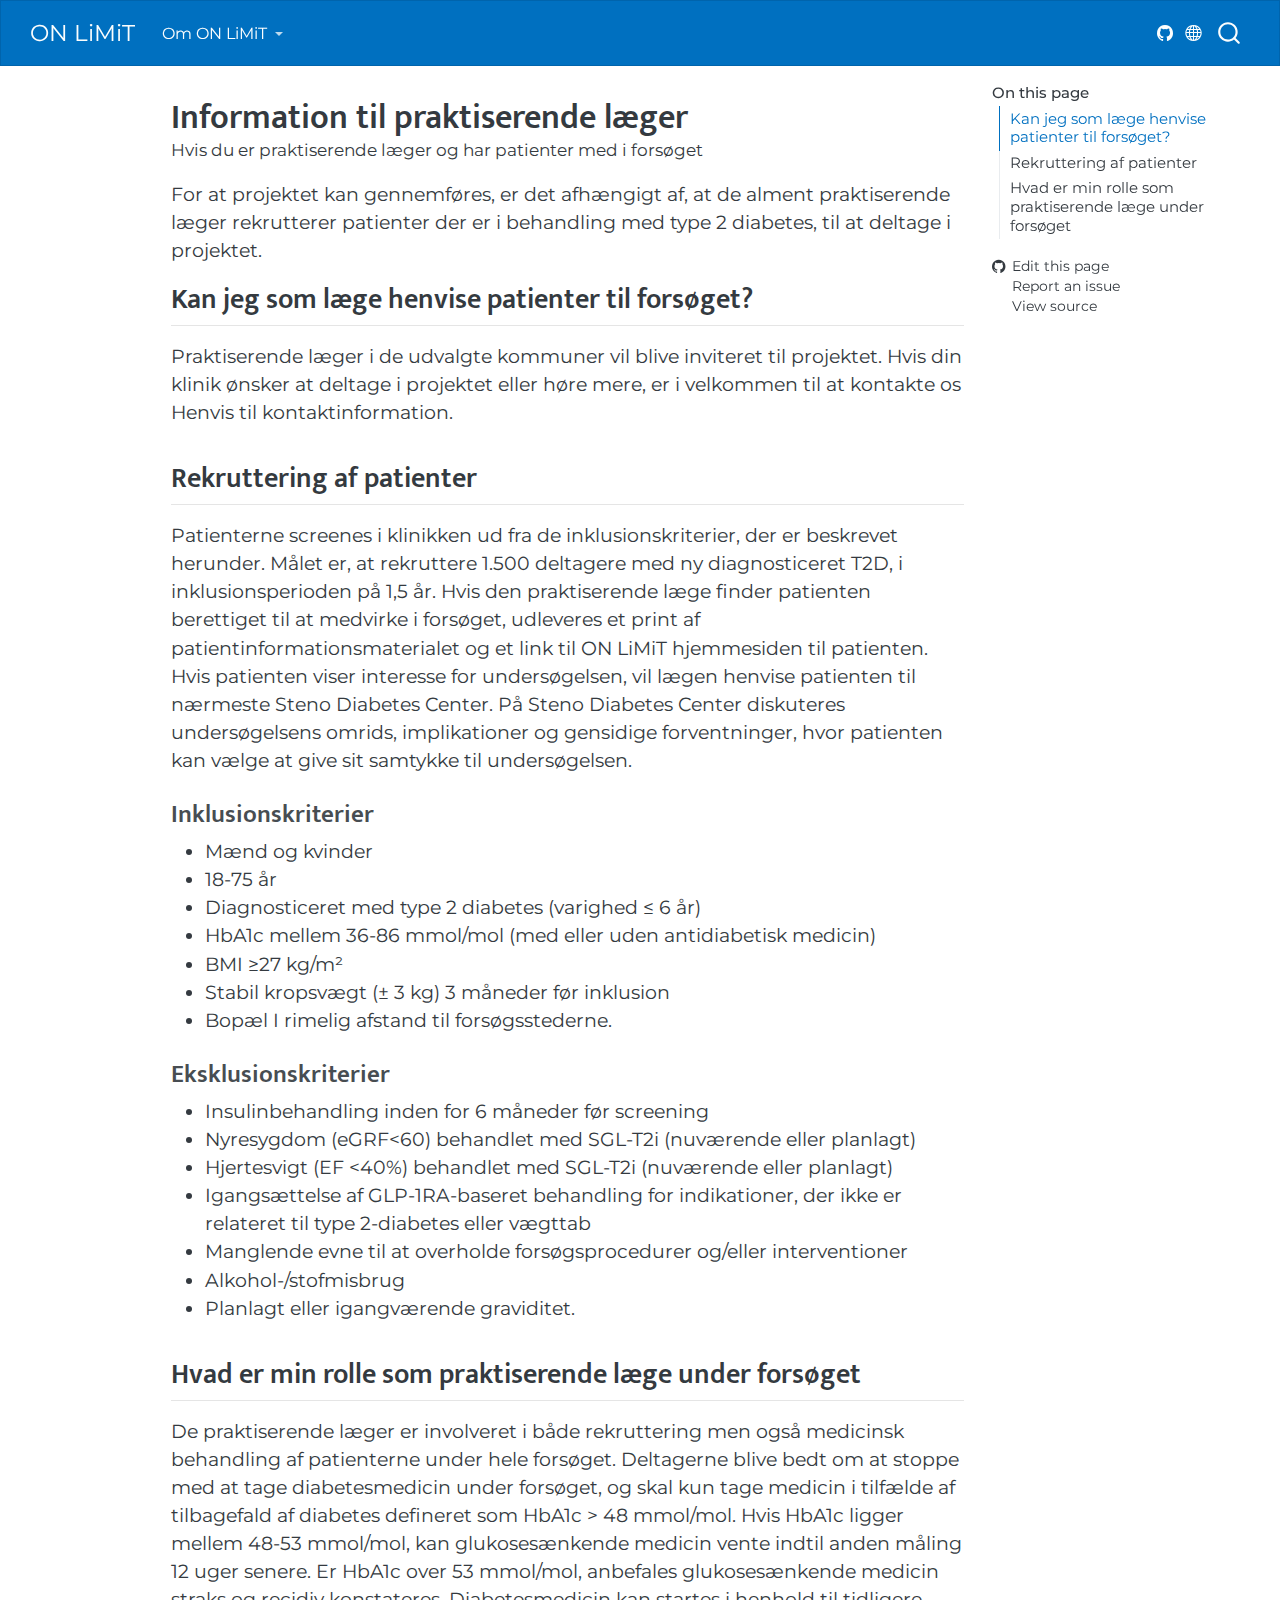
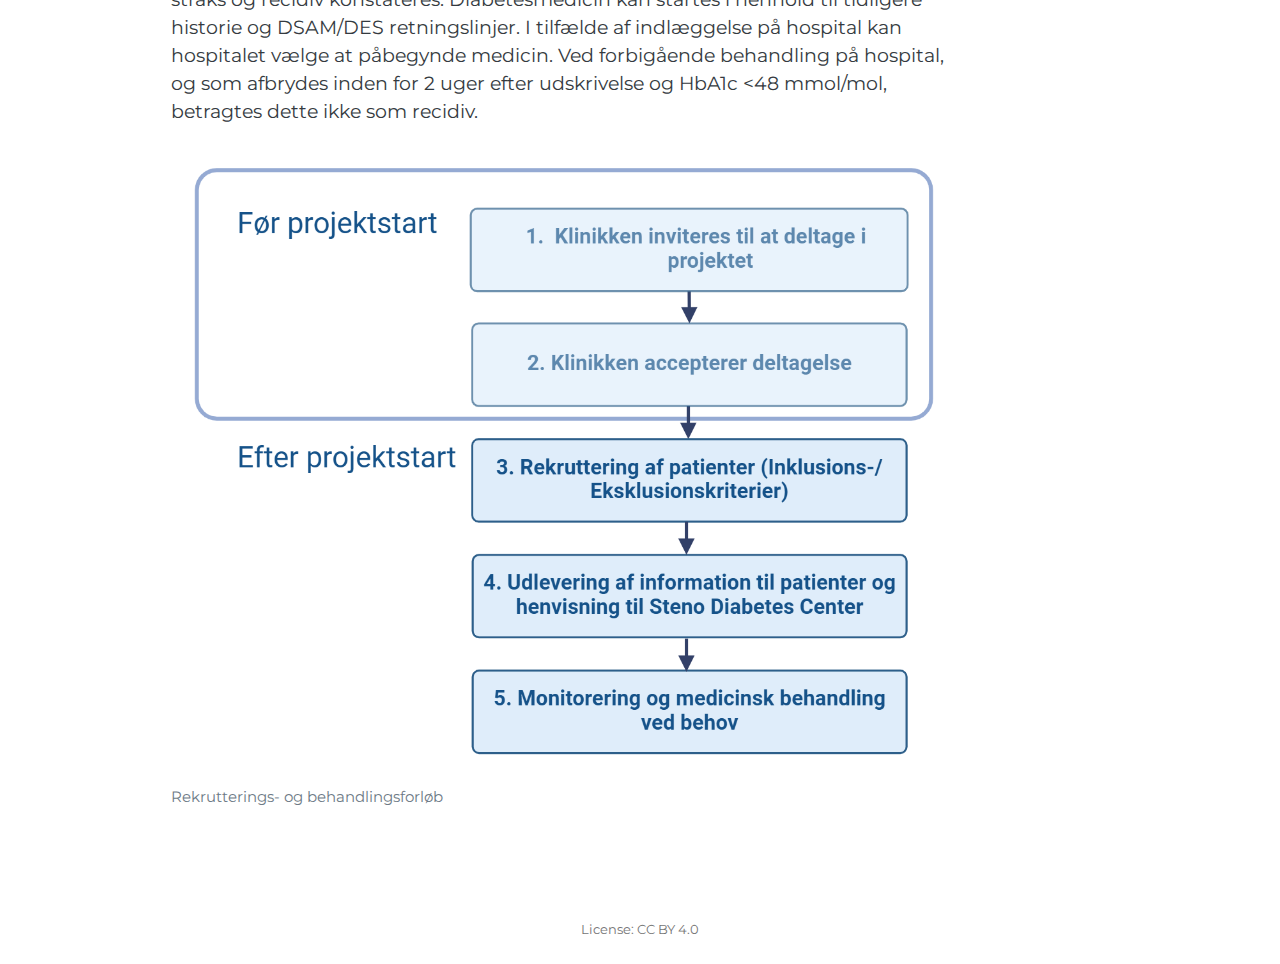
<file: practitioners/index.html>
<!DOCTYPE html>
<html xmlns="http://www.w3.org/1999/xhtml" lang="en" xml:lang="en"><head>

<meta charset="utf-8">
<meta name="generator" content="quarto-1.6.40">

<meta name="viewport" content="width=device-width, initial-scale=1.0, user-scalable=yes">

<meta name="description" content="Hvis du er praktiserende læger og har patienter med i forsøget">

<title>Information til praktiserende læger – ON LiMiT</title>
<style>
code{white-space: pre-wrap;}
span.smallcaps{font-variant: small-caps;}
div.columns{display: flex; gap: min(4vw, 1.5em);}
div.column{flex: auto; overflow-x: auto;}
div.hanging-indent{margin-left: 1.5em; text-indent: -1.5em;}
ul.task-list{list-style: none;}
ul.task-list li input[type="checkbox"] {
  width: 0.8em;
  margin: 0 0.8em 0.2em -1em; /* quarto-specific, see https://github.com/quarto-dev/quarto-cli/issues/4556 */ 
  vertical-align: middle;
}
</style>


<script src="../site_libs/quarto-nav/quarto-nav.js"></script>
<script src="../site_libs/clipboard/clipboard.min.js"></script>
<script src="../site_libs/quarto-search/autocomplete.umd.js"></script>
<script src="../site_libs/quarto-search/fuse.min.js"></script>
<script src="../site_libs/quarto-search/quarto-search.js"></script>
<meta name="quarto:offset" content="../">
<script src="../site_libs/quarto-html/quarto.js"></script>
<script src="../site_libs/quarto-html/popper.min.js"></script>
<script src="../site_libs/quarto-html/tippy.umd.min.js"></script>
<script src="../site_libs/quarto-html/anchor.min.js"></script>
<link href="../site_libs/quarto-html/tippy.css" rel="stylesheet">
<link href="../site_libs/quarto-html/quarto-syntax-highlighting-549806ee2085284f45b00abea8c6df48.css" rel="stylesheet" id="quarto-text-highlighting-styles">
<script src="../site_libs/bootstrap/bootstrap.min.js"></script>
<link href="../site_libs/bootstrap/bootstrap-icons.css" rel="stylesheet">
<link href="../site_libs/bootstrap/bootstrap-2d149d0332030a36103d1ced8a79518c.min.css" rel="stylesheet" append-hash="true" id="quarto-bootstrap" data-mode="light">
<script id="quarto-search-options" type="application/json">{
  "location": "navbar",
  "copy-button": false,
  "collapse-after": 3,
  "panel-placement": "end",
  "type": "overlay",
  "limit": 50,
  "keyboard-shortcut": [
    "f",
    "/",
    "s"
  ],
  "language": {
    "search-no-results-text": "No results",
    "search-matching-documents-text": "matching documents",
    "search-copy-link-title": "Copy link to search",
    "search-hide-matches-text": "Hide additional matches",
    "search-more-match-text": "more match in this document",
    "search-more-matches-text": "more matches in this document",
    "search-clear-button-title": "Clear",
    "search-text-placeholder": "",
    "search-detached-cancel-button-title": "Cancel",
    "search-submit-button-title": "Submit",
    "search-label": "Search"
  }
}</script>


</head>

<body class="nav-fixed">

<div id="quarto-search-results"></div>
  <header id="quarto-header" class="headroom fixed-top">
    <nav class="navbar navbar-expand-lg " data-bs-theme="dark">
      <div class="navbar-container container-fluid">
      <div class="navbar-brand-container mx-auto">
    <a class="navbar-brand" href="../index.html">
    <span class="navbar-title">ON LiMiT</span>
    </a>
  </div>
            <div id="quarto-search" class="" title="Search"></div>
          <button class="navbar-toggler" type="button" data-bs-toggle="collapse" data-bs-target="#navbarCollapse" aria-controls="navbarCollapse" role="menu" aria-expanded="false" aria-label="Toggle navigation" onclick="if (window.quartoToggleHeadroom) { window.quartoToggleHeadroom(); }">
  <span class="navbar-toggler-icon"></span>
</button>
          <div class="collapse navbar-collapse" id="navbarCollapse">
            <ul class="navbar-nav navbar-nav-scroll me-auto">
  <li class="nav-item dropdown ">
    <a class="nav-link dropdown-toggle" href="#" id="nav-menu-om-on-limit" role="link" data-bs-toggle="dropdown" aria-expanded="false">
 <span class="menu-text">Om ON LiMiT</span>
    </a>
    <ul class="dropdown-menu" aria-labelledby="nav-menu-om-on-limit">    
        <li>
    <a class="dropdown-item" href="../about.html">
 <span class="dropdown-text">Om ON LiMiT</span></a>
  </li>  
        <li>
    <a class="dropdown-item" href="../practitioners.html">
 <span class="dropdown-text">For praktiserende læger</span></a>
  </li>  
        <li>
    <a class="dropdown-item" href="../participants.html">
 <span class="dropdown-text">For deltagere</span></a>
  </li>  
        <li>
    <a class="dropdown-item" href="../researchers.html">
 <span class="dropdown-text">For forskere</span></a>
  </li>  
    </ul>
  </li>
</ul>
          </div> <!-- /navcollapse -->
            <div class="quarto-navbar-tools">
    <a href="https://github.com/steno-aarhus/ON-LiMiT" title="" class="quarto-navigation-tool px-1" aria-label="GitHub icon: Link to ON LiMIT GitHub page"><i class="bi bi-github"></i></a>
    <a href="../directory.html" title="Find vej på denne side" class="quarto-navigation-tool px-1" aria-label="Globe icon: Link to directory page of other SDCA websites"><i class="bi bi-globe"></i></a>
</div>
      </div> <!-- /container-fluid -->
    </nav>
</header>
<!-- content -->
<div id="quarto-content" class="quarto-container page-columns page-rows-contents page-layout-article page-navbar">
<!-- sidebar -->
<!-- margin-sidebar -->
    <div id="quarto-margin-sidebar" class="sidebar margin-sidebar">
        <nav id="TOC" role="doc-toc" class="toc-active">
    <h2 id="toc-title">On this page</h2>
   
  <ul>
  <li><a href="#kan-jeg-som-læge-henvise-patienter-til-forsøget" id="toc-kan-jeg-som-læge-henvise-patienter-til-forsøget" class="nav-link active" data-scroll-target="#kan-jeg-som-læge-henvise-patienter-til-forsøget">Kan jeg som læge henvise patienter til forsøget?</a></li>
  <li><a href="#rekruttering-af-patienter" id="toc-rekruttering-af-patienter" class="nav-link" data-scroll-target="#rekruttering-af-patienter">Rekruttering af patienter</a>
  <ul class="collapse">
  <li><a href="#inklusionskriterier" id="toc-inklusionskriterier" class="nav-link" data-scroll-target="#inklusionskriterier">Inklusionskriterier</a></li>
  <li><a href="#eksklusionskriterier" id="toc-eksklusionskriterier" class="nav-link" data-scroll-target="#eksklusionskriterier">Eksklusionskriterier</a></li>
  </ul></li>
  <li><a href="#hvad-er-min-rolle-som-praktiserende-læge-under-forsøget" id="toc-hvad-er-min-rolle-som-praktiserende-læge-under-forsøget" class="nav-link" data-scroll-target="#hvad-er-min-rolle-som-praktiserende-læge-under-forsøget">Hvad er min rolle som praktiserende læge under forsøget</a></li>
  </ul>
<div class="toc-actions"><ul><li><a href="https://github.com/steno-aarhus/ON-LiMiT/edit/main/practitioners/index.md" class="toc-action"><i class="bi bi-github"></i>Edit this page</a></li><li><a href="https://github.com/steno-aarhus/ON-LiMiT/issues/new" class="toc-action"><i class="bi empty"></i>Report an issue</a></li><li><a href="https://github.com/steno-aarhus/ON-LiMiT/blob/main/practitioners/index.md" class="toc-action"><i class="bi empty"></i>View source</a></li></ul></div></nav>
    </div>
<!-- main -->
<main class="content" id="quarto-document-content">

<header id="title-block-header" class="quarto-title-block default">
<div class="quarto-title">
<h1 class="title">Information til praktiserende læger</h1>
</div>

<div>
  <div class="description">
    <p>Hvis du er praktiserende læger og har patienter med i forsøget</p>
  </div>
</div>


<div class="quarto-title-meta">

    
  
    
  </div>
  


</header>


<p>For at projektet kan gennemføres, er det afhængigt af, at de alment praktiserende læger rekrutterer patienter der er i behandling med type 2 diabetes, til at deltage i projektet.</p>
<section id="kan-jeg-som-læge-henvise-patienter-til-forsøget" class="level2">
<h2 class="anchored" data-anchor-id="kan-jeg-som-læge-henvise-patienter-til-forsøget">Kan jeg som læge henvise patienter til forsøget?</h2>
<p>Praktiserende læger i de udvalgte kommuner vil blive inviteret til projektet. Hvis din klinik ønsker at deltage i projektet eller høre mere, er i velkommen til at kontakte os Henvis til kontaktinformation.</p>
</section>
<section id="rekruttering-af-patienter" class="level2">
<h2 class="anchored" data-anchor-id="rekruttering-af-patienter">Rekruttering af patienter</h2>
<p>Patienterne screenes i klinikken ud fra de inklusionskriterier, der er beskrevet herunder. Målet er, at rekruttere 1.500 deltagere med ny diagnosticeret T2D, i inklusionsperioden på 1,5 år. Hvis den praktiserende læge finder patienten berettiget til at medvirke i forsøget, udleveres et print af patientinformationsmaterialet og et link til ON LiMiT hjemmesiden til patienten. Hvis patienten viser interesse for undersøgelsen, vil lægen henvise patienten til nærmeste Steno Diabetes Center. På Steno Diabetes Center diskuteres undersøgelsens omrids, implikationer og gensidige forventninger, hvor patienten kan vælge at give sit samtykke til undersøgelsen.</p>
<section id="inklusionskriterier" class="level3">
<h3 class="anchored" data-anchor-id="inklusionskriterier">Inklusionskriterier</h3>
<ul>
<li>Mænd og kvinder</li>
<li>18-75 år</li>
<li>Diagnosticeret med type 2 diabetes (varighed ≤ 6 år)</li>
<li>HbA1c mellem 36-86 mmol/mol (med eller uden antidiabetisk medicin)</li>
<li>BMI ≥27 kg/m²</li>
<li>Stabil kropsvægt (± 3 kg) 3 måneder før inklusion</li>
<li>Bopæl I rimelig afstand til forsøgsstederne.</li>
</ul>
</section>
<section id="eksklusionskriterier" class="level3">
<h3 class="anchored" data-anchor-id="eksklusionskriterier">Eksklusionskriterier</h3>
<ul>
<li>Insulinbehandling inden for 6 måneder før screening</li>
<li>Nyresygdom (eGRF&lt;60) behandlet med SGL-T2i (nuværende eller planlagt)</li>
<li>Hjertesvigt (EF &lt;40%) behandlet med SGL-T2i (nuværende eller planlagt)</li>
<li>Igangsættelse af GLP-1RA-baseret behandling for indikationer, der ikke er relateret til type 2-diabetes eller vægttab</li>
<li>Manglende evne til at overholde forsøgsprocedurer og/eller interventioner</li>
<li>Alkohol-/stofmisbrug</li>
<li>Planlagt eller igangværende graviditet.</li>
</ul>
</section>
</section>
<section id="hvad-er-min-rolle-som-praktiserende-læge-under-forsøget" class="level2">
<h2 class="anchored" data-anchor-id="hvad-er-min-rolle-som-praktiserende-læge-under-forsøget">Hvad er min rolle som praktiserende læge under forsøget</h2>
<p>De praktiserende læger er involveret i både rekruttering men også medicinsk behandling af patienterne under hele forsøget. Deltagerne blive bedt om at stoppe med at tage diabetesmedicin under forsøget, og skal kun tage medicin i tilfælde af tilbagefald af diabetes defineret som HbA1c &gt; 48 mmol/mol. Hvis HbA1c ligger mellem 48-53 mmol/mol, kan glukosesænkende medicin vente indtil anden måling 12 uger senere. Er HbA1c over 53 mmol/mol, anbefales glukosesænkende medicin straks og recidiv konstateres. Diabetesmedicin kan startes i henhold til tidligere historie og DSAM/DES retningslinjer. I tilfælde af indlæggelse på hospital kan hospitalet vælge at påbegynde medicin. Ved forbigående behandling på hospital, og som afbrydes inden for 2 uger efter udskrivelse og HbA1c &lt;48 mmol/mol, betragtes dette ikke som recidiv.</p>
<div class="quarto-figure quarto-figure-center">
<figure class="figure">
<p><img src="../images/study-recruitment.png" class="img-fluid figure-img"></p>
<figcaption>Rekrutterings- og behandlingsforløb</figcaption>
</figure>
</div>


</section>

</main> <!-- /main -->
<script id="quarto-html-after-body" type="application/javascript">
window.document.addEventListener("DOMContentLoaded", function (event) {
  const toggleBodyColorMode = (bsSheetEl) => {
    const mode = bsSheetEl.getAttribute("data-mode");
    const bodyEl = window.document.querySelector("body");
    if (mode === "dark") {
      bodyEl.classList.add("quarto-dark");
      bodyEl.classList.remove("quarto-light");
    } else {
      bodyEl.classList.add("quarto-light");
      bodyEl.classList.remove("quarto-dark");
    }
  }
  const toggleBodyColorPrimary = () => {
    const bsSheetEl = window.document.querySelector("link#quarto-bootstrap");
    if (bsSheetEl) {
      toggleBodyColorMode(bsSheetEl);
    }
  }
  toggleBodyColorPrimary();  
  const icon = "";
  const anchorJS = new window.AnchorJS();
  anchorJS.options = {
    placement: 'right',
    icon: icon
  };
  anchorJS.add('.anchored');
  const isCodeAnnotation = (el) => {
    for (const clz of el.classList) {
      if (clz.startsWith('code-annotation-')) {                     
        return true;
      }
    }
    return false;
  }
  const onCopySuccess = function(e) {
    // button target
    const button = e.trigger;
    // don't keep focus
    button.blur();
    // flash "checked"
    button.classList.add('code-copy-button-checked');
    var currentTitle = button.getAttribute("title");
    button.setAttribute("title", "Copied!");
    let tooltip;
    if (window.bootstrap) {
      button.setAttribute("data-bs-toggle", "tooltip");
      button.setAttribute("data-bs-placement", "left");
      button.setAttribute("data-bs-title", "Copied!");
      tooltip = new bootstrap.Tooltip(button, 
        { trigger: "manual", 
          customClass: "code-copy-button-tooltip",
          offset: [0, -8]});
      tooltip.show();    
    }
    setTimeout(function() {
      if (tooltip) {
        tooltip.hide();
        button.removeAttribute("data-bs-title");
        button.removeAttribute("data-bs-toggle");
        button.removeAttribute("data-bs-placement");
      }
      button.setAttribute("title", currentTitle);
      button.classList.remove('code-copy-button-checked');
    }, 1000);
    // clear code selection
    e.clearSelection();
  }
  const getTextToCopy = function(trigger) {
      const codeEl = trigger.previousElementSibling.cloneNode(true);
      for (const childEl of codeEl.children) {
        if (isCodeAnnotation(childEl)) {
          childEl.remove();
        }
      }
      return codeEl.innerText;
  }
  const clipboard = new window.ClipboardJS('.code-copy-button:not([data-in-quarto-modal])', {
    text: getTextToCopy
  });
  clipboard.on('success', onCopySuccess);
  if (window.document.getElementById('quarto-embedded-source-code-modal')) {
    const clipboardModal = new window.ClipboardJS('.code-copy-button[data-in-quarto-modal]', {
      text: getTextToCopy,
      container: window.document.getElementById('quarto-embedded-source-code-modal')
    });
    clipboardModal.on('success', onCopySuccess);
  }
    var localhostRegex = new RegExp(/^(?:http|https):\/\/localhost\:?[0-9]*\//);
    var mailtoRegex = new RegExp(/^mailto:/);
      var filterRegex = new RegExp("https:\/\/steno-aarhus\.github\.io\/ON-LiMiT\/");
    var isInternal = (href) => {
        return filterRegex.test(href) || localhostRegex.test(href) || mailtoRegex.test(href);
    }
    // Inspect non-navigation links and adorn them if external
 	var links = window.document.querySelectorAll('a[href]:not(.nav-link):not(.navbar-brand):not(.toc-action):not(.sidebar-link):not(.sidebar-item-toggle):not(.pagination-link):not(.no-external):not([aria-hidden]):not(.dropdown-item):not(.quarto-navigation-tool):not(.about-link)');
    for (var i=0; i<links.length; i++) {
      const link = links[i];
      if (!isInternal(link.href)) {
        // undo the damage that might have been done by quarto-nav.js in the case of
        // links that we want to consider external
        if (link.dataset.originalHref !== undefined) {
          link.href = link.dataset.originalHref;
        }
      }
    }
  function tippyHover(el, contentFn, onTriggerFn, onUntriggerFn) {
    const config = {
      allowHTML: true,
      maxWidth: 500,
      delay: 100,
      arrow: false,
      appendTo: function(el) {
          return el.parentElement;
      },
      interactive: true,
      interactiveBorder: 10,
      theme: 'quarto',
      placement: 'bottom-start',
    };
    if (contentFn) {
      config.content = contentFn;
    }
    if (onTriggerFn) {
      config.onTrigger = onTriggerFn;
    }
    if (onUntriggerFn) {
      config.onUntrigger = onUntriggerFn;
    }
    window.tippy(el, config); 
  }
  const noterefs = window.document.querySelectorAll('a[role="doc-noteref"]');
  for (var i=0; i<noterefs.length; i++) {
    const ref = noterefs[i];
    tippyHover(ref, function() {
      // use id or data attribute instead here
      let href = ref.getAttribute('data-footnote-href') || ref.getAttribute('href');
      try { href = new URL(href).hash; } catch {}
      const id = href.replace(/^#\/?/, "");
      const note = window.document.getElementById(id);
      if (note) {
        return note.innerHTML;
      } else {
        return "";
      }
    });
  }
  const xrefs = window.document.querySelectorAll('a.quarto-xref');
  const processXRef = (id, note) => {
    // Strip column container classes
    const stripColumnClz = (el) => {
      el.classList.remove("page-full", "page-columns");
      if (el.children) {
        for (const child of el.children) {
          stripColumnClz(child);
        }
      }
    }
    stripColumnClz(note)
    if (id === null || id.startsWith('sec-')) {
      // Special case sections, only their first couple elements
      const container = document.createElement("div");
      if (note.children && note.children.length > 2) {
        container.appendChild(note.children[0].cloneNode(true));
        for (let i = 1; i < note.children.length; i++) {
          const child = note.children[i];
          if (child.tagName === "P" && child.innerText === "") {
            continue;
          } else {
            container.appendChild(child.cloneNode(true));
            break;
          }
        }
        if (window.Quarto?.typesetMath) {
          window.Quarto.typesetMath(container);
        }
        return container.innerHTML
      } else {
        if (window.Quarto?.typesetMath) {
          window.Quarto.typesetMath(note);
        }
        return note.innerHTML;
      }
    } else {
      // Remove any anchor links if they are present
      const anchorLink = note.querySelector('a.anchorjs-link');
      if (anchorLink) {
        anchorLink.remove();
      }
      if (window.Quarto?.typesetMath) {
        window.Quarto.typesetMath(note);
      }
      if (note.classList.contains("callout")) {
        return note.outerHTML;
      } else {
        return note.innerHTML;
      }
    }
  }
  for (var i=0; i<xrefs.length; i++) {
    const xref = xrefs[i];
    tippyHover(xref, undefined, function(instance) {
      instance.disable();
      let url = xref.getAttribute('href');
      let hash = undefined; 
      if (url.startsWith('#')) {
        hash = url;
      } else {
        try { hash = new URL(url).hash; } catch {}
      }
      if (hash) {
        const id = hash.replace(/^#\/?/, "");
        const note = window.document.getElementById(id);
        if (note !== null) {
          try {
            const html = processXRef(id, note.cloneNode(true));
            instance.setContent(html);
          } finally {
            instance.enable();
            instance.show();
          }
        } else {
          // See if we can fetch this
          fetch(url.split('#')[0])
          .then(res => res.text())
          .then(html => {
            const parser = new DOMParser();
            const htmlDoc = parser.parseFromString(html, "text/html");
            const note = htmlDoc.getElementById(id);
            if (note !== null) {
              const html = processXRef(id, note);
              instance.setContent(html);
            } 
          }).finally(() => {
            instance.enable();
            instance.show();
          });
        }
      } else {
        // See if we can fetch a full url (with no hash to target)
        // This is a special case and we should probably do some content thinning / targeting
        fetch(url)
        .then(res => res.text())
        .then(html => {
          const parser = new DOMParser();
          const htmlDoc = parser.parseFromString(html, "text/html");
          const note = htmlDoc.querySelector('main.content');
          if (note !== null) {
            // This should only happen for chapter cross references
            // (since there is no id in the URL)
            // remove the first header
            if (note.children.length > 0 && note.children[0].tagName === "HEADER") {
              note.children[0].remove();
            }
            const html = processXRef(null, note);
            instance.setContent(html);
          } 
        }).finally(() => {
          instance.enable();
          instance.show();
        });
      }
    }, function(instance) {
    });
  }
      let selectedAnnoteEl;
      const selectorForAnnotation = ( cell, annotation) => {
        let cellAttr = 'data-code-cell="' + cell + '"';
        let lineAttr = 'data-code-annotation="' +  annotation + '"';
        const selector = 'span[' + cellAttr + '][' + lineAttr + ']';
        return selector;
      }
      const selectCodeLines = (annoteEl) => {
        const doc = window.document;
        const targetCell = annoteEl.getAttribute("data-target-cell");
        const targetAnnotation = annoteEl.getAttribute("data-target-annotation");
        const annoteSpan = window.document.querySelector(selectorForAnnotation(targetCell, targetAnnotation));
        const lines = annoteSpan.getAttribute("data-code-lines").split(",");
        const lineIds = lines.map((line) => {
          return targetCell + "-" + line;
        })
        let top = null;
        let height = null;
        let parent = null;
        if (lineIds.length > 0) {
            //compute the position of the single el (top and bottom and make a div)
            const el = window.document.getElementById(lineIds[0]);
            top = el.offsetTop;
            height = el.offsetHeight;
            parent = el.parentElement.parentElement;
          if (lineIds.length > 1) {
            const lastEl = window.document.getElementById(lineIds[lineIds.length - 1]);
            const bottom = lastEl.offsetTop + lastEl.offsetHeight;
            height = bottom - top;
          }
          if (top !== null && height !== null && parent !== null) {
            // cook up a div (if necessary) and position it 
            let div = window.document.getElementById("code-annotation-line-highlight");
            if (div === null) {
              div = window.document.createElement("div");
              div.setAttribute("id", "code-annotation-line-highlight");
              div.style.position = 'absolute';
              parent.appendChild(div);
            }
            div.style.top = top - 2 + "px";
            div.style.height = height + 4 + "px";
            div.style.left = 0;
            let gutterDiv = window.document.getElementById("code-annotation-line-highlight-gutter");
            if (gutterDiv === null) {
              gutterDiv = window.document.createElement("div");
              gutterDiv.setAttribute("id", "code-annotation-line-highlight-gutter");
              gutterDiv.style.position = 'absolute';
              const codeCell = window.document.getElementById(targetCell);
              const gutter = codeCell.querySelector('.code-annotation-gutter');
              gutter.appendChild(gutterDiv);
            }
            gutterDiv.style.top = top - 2 + "px";
            gutterDiv.style.height = height + 4 + "px";
          }
          selectedAnnoteEl = annoteEl;
        }
      };
      const unselectCodeLines = () => {
        const elementsIds = ["code-annotation-line-highlight", "code-annotation-line-highlight-gutter"];
        elementsIds.forEach((elId) => {
          const div = window.document.getElementById(elId);
          if (div) {
            div.remove();
          }
        });
        selectedAnnoteEl = undefined;
      };
        // Handle positioning of the toggle
    window.addEventListener(
      "resize",
      throttle(() => {
        elRect = undefined;
        if (selectedAnnoteEl) {
          selectCodeLines(selectedAnnoteEl);
        }
      }, 10)
    );
    function throttle(fn, ms) {
    let throttle = false;
    let timer;
      return (...args) => {
        if(!throttle) { // first call gets through
            fn.apply(this, args);
            throttle = true;
        } else { // all the others get throttled
            if(timer) clearTimeout(timer); // cancel #2
            timer = setTimeout(() => {
              fn.apply(this, args);
              timer = throttle = false;
            }, ms);
        }
      };
    }
      // Attach click handler to the DT
      const annoteDls = window.document.querySelectorAll('dt[data-target-cell]');
      for (const annoteDlNode of annoteDls) {
        annoteDlNode.addEventListener('click', (event) => {
          const clickedEl = event.target;
          if (clickedEl !== selectedAnnoteEl) {
            unselectCodeLines();
            const activeEl = window.document.querySelector('dt[data-target-cell].code-annotation-active');
            if (activeEl) {
              activeEl.classList.remove('code-annotation-active');
            }
            selectCodeLines(clickedEl);
            clickedEl.classList.add('code-annotation-active');
          } else {
            // Unselect the line
            unselectCodeLines();
            clickedEl.classList.remove('code-annotation-active');
          }
        });
      }
  const findCites = (el) => {
    const parentEl = el.parentElement;
    if (parentEl) {
      const cites = parentEl.dataset.cites;
      if (cites) {
        return {
          el,
          cites: cites.split(' ')
        };
      } else {
        return findCites(el.parentElement)
      }
    } else {
      return undefined;
    }
  };
  var bibliorefs = window.document.querySelectorAll('a[role="doc-biblioref"]');
  for (var i=0; i<bibliorefs.length; i++) {
    const ref = bibliorefs[i];
    const citeInfo = findCites(ref);
    if (citeInfo) {
      tippyHover(citeInfo.el, function() {
        var popup = window.document.createElement('div');
        citeInfo.cites.forEach(function(cite) {
          var citeDiv = window.document.createElement('div');
          citeDiv.classList.add('hanging-indent');
          citeDiv.classList.add('csl-entry');
          var biblioDiv = window.document.getElementById('ref-' + cite);
          if (biblioDiv) {
            citeDiv.innerHTML = biblioDiv.innerHTML;
          }
          popup.appendChild(citeDiv);
        });
        return popup.innerHTML;
      });
    }
  }
});
</script>
</div> <!-- /content -->
<footer class="footer">
  <div class="nav-footer">
    <div class="nav-footer-left">
      &nbsp;
    </div>   
    <div class="nav-footer-center">
      <ul class="footer-items list-unstyled">
    <li class="nav-item">
    <a class="nav-link" href="https://creativecommons.org/licenses/by/4.0/">
<p>License: CC BY 4.0</p>
</a>
  </li>  
</ul>
    <div class="toc-actions d-sm-block d-md-none"><ul><li><a href="https://github.com/steno-aarhus/ON-LiMiT/edit/main/practitioners/index.md" class="toc-action"><i class="bi bi-github"></i>Edit this page</a></li><li><a href="https://github.com/steno-aarhus/ON-LiMiT/issues/new" class="toc-action"><i class="bi empty"></i>Report an issue</a></li><li><a href="https://github.com/steno-aarhus/ON-LiMiT/blob/main/practitioners/index.md" class="toc-action"><i class="bi empty"></i>View source</a></li></ul></div></div>
    <div class="nav-footer-right">
      &nbsp;
    </div>
  </div>
</footer>




</body></html>
</file>
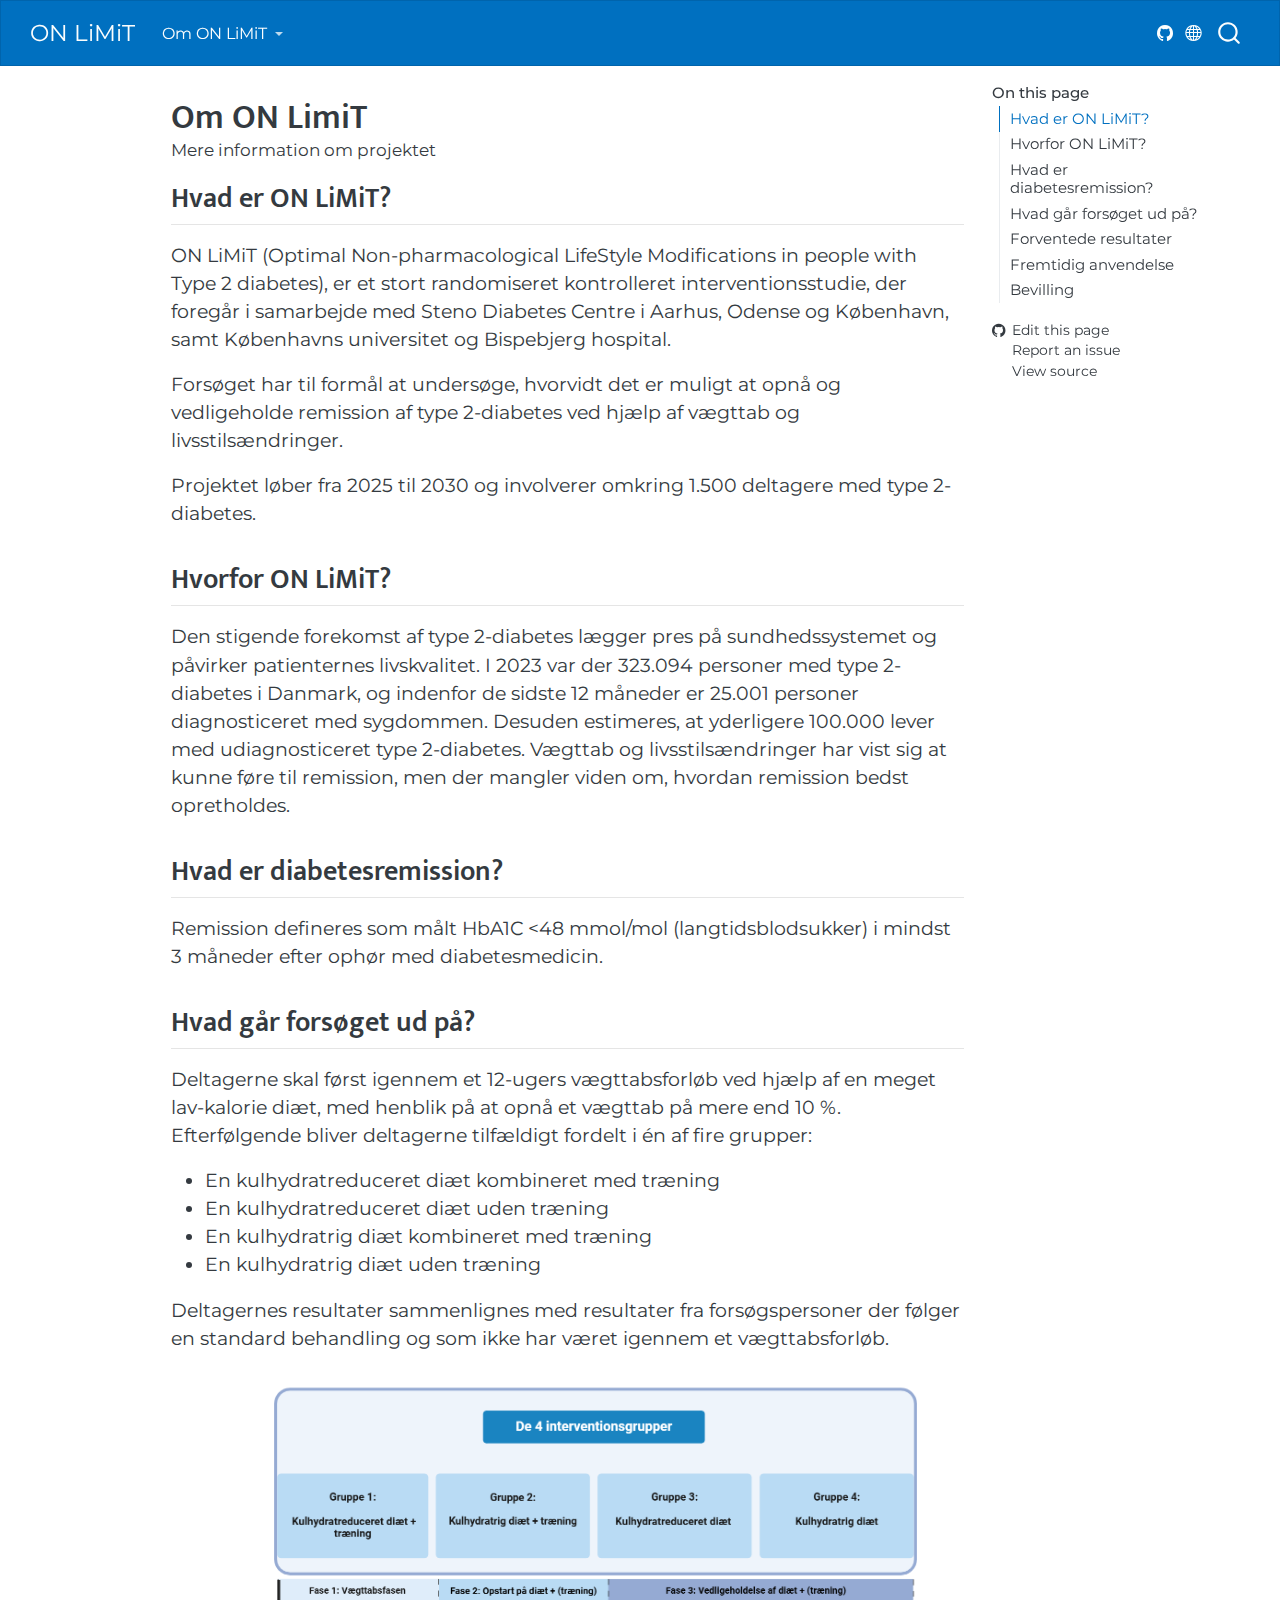
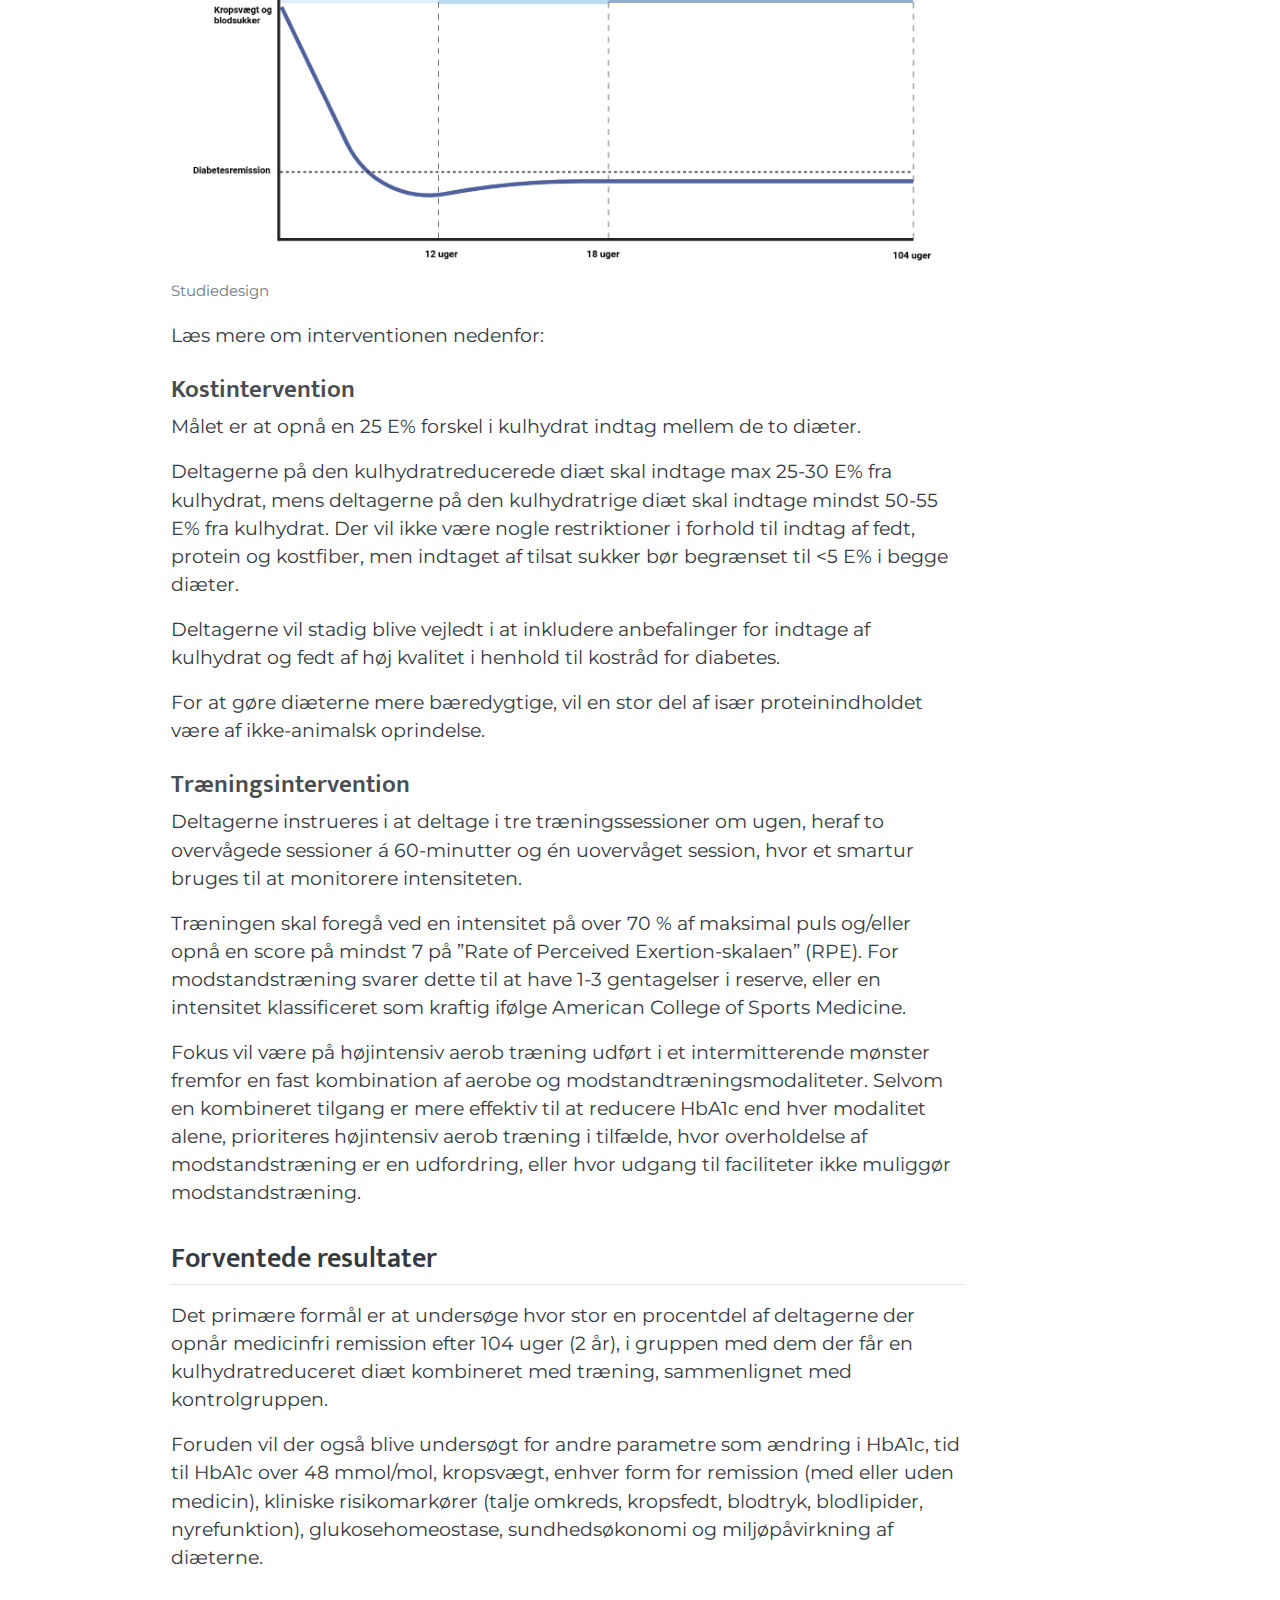
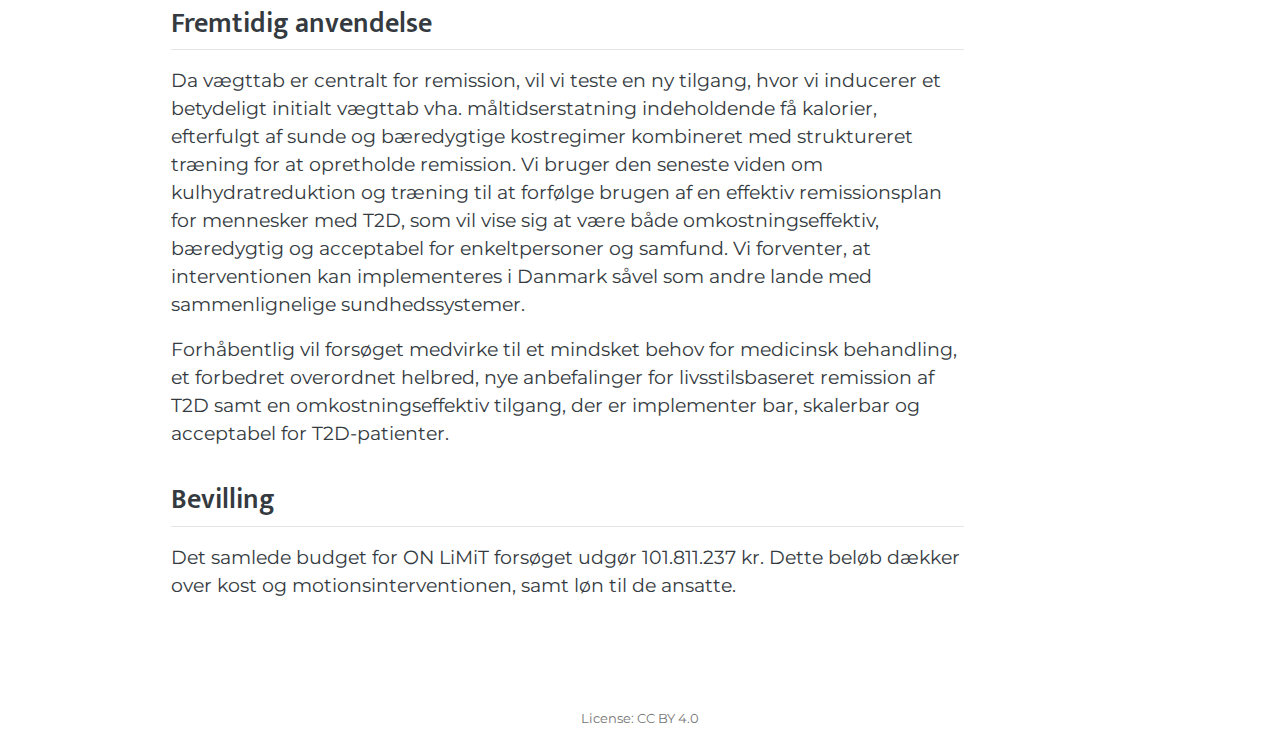
<file: about.html>
<!DOCTYPE html>
<html xmlns="http://www.w3.org/1999/xhtml" lang="en" xml:lang="en"><head>

<meta charset="utf-8">
<meta name="generator" content="quarto-1.6.40">

<meta name="viewport" content="width=device-width, initial-scale=1.0, user-scalable=yes">

<meta name="description" content="Mere information om projektet">

<title>Om ON LimiT – ON LiMiT</title>
<style>
code{white-space: pre-wrap;}
span.smallcaps{font-variant: small-caps;}
div.columns{display: flex; gap: min(4vw, 1.5em);}
div.column{flex: auto; overflow-x: auto;}
div.hanging-indent{margin-left: 1.5em; text-indent: -1.5em;}
ul.task-list{list-style: none;}
ul.task-list li input[type="checkbox"] {
  width: 0.8em;
  margin: 0 0.8em 0.2em -1em; /* quarto-specific, see https://github.com/quarto-dev/quarto-cli/issues/4556 */ 
  vertical-align: middle;
}
</style>


<script src="site_libs/quarto-nav/quarto-nav.js"></script>
<script src="site_libs/clipboard/clipboard.min.js"></script>
<script src="site_libs/quarto-search/autocomplete.umd.js"></script>
<script src="site_libs/quarto-search/fuse.min.js"></script>
<script src="site_libs/quarto-search/quarto-search.js"></script>
<meta name="quarto:offset" content="./">
<script src="site_libs/quarto-html/quarto.js"></script>
<script src="site_libs/quarto-html/popper.min.js"></script>
<script src="site_libs/quarto-html/tippy.umd.min.js"></script>
<script src="site_libs/quarto-html/anchor.min.js"></script>
<link href="site_libs/quarto-html/tippy.css" rel="stylesheet">
<link href="site_libs/quarto-html/quarto-syntax-highlighting-549806ee2085284f45b00abea8c6df48.css" rel="stylesheet" id="quarto-text-highlighting-styles">
<script src="site_libs/bootstrap/bootstrap.min.js"></script>
<link href="site_libs/bootstrap/bootstrap-icons.css" rel="stylesheet">
<link href="site_libs/bootstrap/bootstrap-2d149d0332030a36103d1ced8a79518c.min.css" rel="stylesheet" append-hash="true" id="quarto-bootstrap" data-mode="light">
<script id="quarto-search-options" type="application/json">{
  "location": "navbar",
  "copy-button": false,
  "collapse-after": 3,
  "panel-placement": "end",
  "type": "overlay",
  "limit": 50,
  "keyboard-shortcut": [
    "f",
    "/",
    "s"
  ],
  "language": {
    "search-no-results-text": "No results",
    "search-matching-documents-text": "matching documents",
    "search-copy-link-title": "Copy link to search",
    "search-hide-matches-text": "Hide additional matches",
    "search-more-match-text": "more match in this document",
    "search-more-matches-text": "more matches in this document",
    "search-clear-button-title": "Clear",
    "search-text-placeholder": "",
    "search-detached-cancel-button-title": "Cancel",
    "search-submit-button-title": "Submit",
    "search-label": "Search"
  }
}</script>


</head>

<body class="nav-fixed">

<div id="quarto-search-results"></div>
  <header id="quarto-header" class="headroom fixed-top">
    <nav class="navbar navbar-expand-lg " data-bs-theme="dark">
      <div class="navbar-container container-fluid">
      <div class="navbar-brand-container mx-auto">
    <a class="navbar-brand" href="./index.html">
    <span class="navbar-title">ON LiMiT</span>
    </a>
  </div>
            <div id="quarto-search" class="" title="Search"></div>
          <button class="navbar-toggler" type="button" data-bs-toggle="collapse" data-bs-target="#navbarCollapse" aria-controls="navbarCollapse" role="menu" aria-expanded="false" aria-label="Toggle navigation" onclick="if (window.quartoToggleHeadroom) { window.quartoToggleHeadroom(); }">
  <span class="navbar-toggler-icon"></span>
</button>
          <div class="collapse navbar-collapse" id="navbarCollapse">
            <ul class="navbar-nav navbar-nav-scroll me-auto">
  <li class="nav-item dropdown ">
    <a class="nav-link dropdown-toggle" href="#" id="nav-menu-om-on-limit" role="link" data-bs-toggle="dropdown" aria-expanded="false">
 <span class="menu-text">Om ON LiMiT</span>
    </a>
    <ul class="dropdown-menu" aria-labelledby="nav-menu-om-on-limit">    
        <li>
    <a class="dropdown-item" href="./about.html">
 <span class="dropdown-text">Om ON LiMiT</span></a>
  </li>  
        <li>
    <a class="dropdown-item" href="./practitioners.html">
 <span class="dropdown-text">For praktiserende læger</span></a>
  </li>  
        <li>
    <a class="dropdown-item" href="./participants.html">
 <span class="dropdown-text">For deltagere</span></a>
  </li>  
        <li>
    <a class="dropdown-item" href="./researchers.html">
 <span class="dropdown-text">For forskere</span></a>
  </li>  
    </ul>
  </li>
</ul>
          </div> <!-- /navcollapse -->
            <div class="quarto-navbar-tools">
    <a href="https://github.com/steno-aarhus/ON-LiMiT" title="" class="quarto-navigation-tool px-1" aria-label="GitHub icon: Link to ON LiMIT GitHub page"><i class="bi bi-github"></i></a>
    <a href="./directory.html" title="Find vej på denne side" class="quarto-navigation-tool px-1" aria-label="Globe icon: Link to directory page of other SDCA websites"><i class="bi bi-globe"></i></a>
</div>
      </div> <!-- /container-fluid -->
    </nav>
</header>
<!-- content -->
<div id="quarto-content" class="quarto-container page-columns page-rows-contents page-layout-article page-navbar">
<!-- sidebar -->
<!-- margin-sidebar -->
    <div id="quarto-margin-sidebar" class="sidebar margin-sidebar">
        <nav id="TOC" role="doc-toc" class="toc-active">
    <h2 id="toc-title">On this page</h2>
   
  <ul>
  <li><a href="#hvad-er-on-limit" id="toc-hvad-er-on-limit" class="nav-link active" data-scroll-target="#hvad-er-on-limit">Hvad er ON LiMiT?</a></li>
  <li><a href="#hvorfor-on-limit" id="toc-hvorfor-on-limit" class="nav-link" data-scroll-target="#hvorfor-on-limit">Hvorfor ON LiMiT?</a></li>
  <li><a href="#hvad-er-diabetesremission" id="toc-hvad-er-diabetesremission" class="nav-link" data-scroll-target="#hvad-er-diabetesremission">Hvad er diabetesremission?</a></li>
  <li><a href="#hvad-går-forsøget-ud-på" id="toc-hvad-går-forsøget-ud-på" class="nav-link" data-scroll-target="#hvad-går-forsøget-ud-på">Hvad går forsøget ud på?</a>
  <ul class="collapse">
  <li><a href="#kostintervention" id="toc-kostintervention" class="nav-link" data-scroll-target="#kostintervention">Kostintervention</a></li>
  <li><a href="#træningsintervention" id="toc-træningsintervention" class="nav-link" data-scroll-target="#træningsintervention">Træningsintervention</a></li>
  </ul></li>
  <li><a href="#forventede-resultater" id="toc-forventede-resultater" class="nav-link" data-scroll-target="#forventede-resultater">Forventede resultater</a></li>
  <li><a href="#fremtidig-anvendelse" id="toc-fremtidig-anvendelse" class="nav-link" data-scroll-target="#fremtidig-anvendelse">Fremtidig anvendelse</a></li>
  <li><a href="#bevilling" id="toc-bevilling" class="nav-link" data-scroll-target="#bevilling">Bevilling</a></li>
  </ul>
<div class="toc-actions"><ul><li><a href="https://github.com/steno-aarhus/ON-LiMiT/edit/main/about.md" class="toc-action"><i class="bi bi-github"></i>Edit this page</a></li><li><a href="https://github.com/steno-aarhus/ON-LiMiT/issues/new" class="toc-action"><i class="bi empty"></i>Report an issue</a></li><li><a href="https://github.com/steno-aarhus/ON-LiMiT/blob/main/about.md" class="toc-action"><i class="bi empty"></i>View source</a></li></ul></div></nav>
    </div>
<!-- main -->
<main class="content" id="quarto-document-content">

<header id="title-block-header" class="quarto-title-block default">
<div class="quarto-title">
<h1 class="title">Om ON LimiT</h1>
</div>

<div>
  <div class="description">
    <p>Mere information om projektet</p>
  </div>
</div>


<div class="quarto-title-meta">

    
  
    
  </div>
  


</header>


<section id="hvad-er-on-limit" class="level2">
<h2 class="anchored" data-anchor-id="hvad-er-on-limit">Hvad er ON LiMiT?</h2>
<p>ON LiMiT (Optimal Non-pharmacological LifeStyle Modifications in people with Type 2 diabetes), er et stort randomiseret kontrolleret interventionsstudie, der foregår i samarbejde med Steno Diabetes Centre i Aarhus, Odense og København, samt Københavns universitet og Bispebjerg hospital.</p>
<p>Forsøget har til formål at undersøge, hvorvidt det er muligt at opnå og vedligeholde remission af type 2-diabetes ved hjælp af vægttab og livsstilsændringer.</p>
<p>Projektet løber fra 2025 til 2030 og involverer omkring 1.500 deltagere med type 2-diabetes.</p>
</section>
<section id="hvorfor-on-limit" class="level2">
<h2 class="anchored" data-anchor-id="hvorfor-on-limit">Hvorfor ON LiMiT?</h2>
<p>Den stigende forekomst af type 2-diabetes lægger pres på sundhedssystemet og påvirker patienternes livskvalitet. I 2023 var der 323.094 personer med type 2-diabetes i Danmark, og indenfor de sidste 12 måneder er 25.001 personer diagnosticeret med sygdommen. Desuden estimeres, at yderligere 100.000 lever med udiagnosticeret type 2-diabetes. Vægttab og livsstilsændringer har vist sig at kunne føre til remission, men der mangler viden om, hvordan remission bedst opretholdes.</p>
</section>
<section id="hvad-er-diabetesremission" class="level2">
<h2 class="anchored" data-anchor-id="hvad-er-diabetesremission">Hvad er diabetesremission?</h2>
<p>Remission defineres som målt HbA1C &lt;48 mmol/mol (langtidsblodsukker) i mindst 3 måneder efter ophør med diabetesmedicin.</p>
</section>
<section id="hvad-går-forsøget-ud-på" class="level2">
<h2 class="anchored" data-anchor-id="hvad-går-forsøget-ud-på">Hvad går forsøget ud på?</h2>
<p>Deltagerne skal først igennem et 12-ugers vægttabsforløb ved hjælp af en meget lav-kalorie diæt, med henblik på at opnå et vægttab på mere end 10 %. Efterfølgende bliver deltagerne tilfældigt fordelt i én af fire grupper:</p>
<ul>
<li>En kulhydratreduceret diæt kombineret med træning</li>
<li>En kulhydratreduceret diæt uden træning</li>
<li>En kulhydratrig diæt kombineret med træning</li>
<li>En kulhydratrig diæt uden træning</li>
</ul>
<p>Deltagernes resultater sammenlignes med resultater fra forsøgspersoner der følger en standard behandling og som ikke har været igennem et vægttabsforløb.</p>
<div class="quarto-figure quarto-figure-center">
<figure class="figure">
<p><img src="./images/study-design.png" class="img-fluid figure-img"></p>
<figcaption>Studiedesign</figcaption>
</figure>
</div>
<p>Læs mere om interventionen nedenfor:</p>
<section id="kostintervention" class="level3">
<h3 class="anchored" data-anchor-id="kostintervention">Kostintervention</h3>
<p>Målet er at opnå en 25 E% forskel i kulhydrat indtag mellem de to diæter.</p>
<p>Deltagerne på den kulhydratreducerede diæt skal indtage max 25-30 E% fra kulhydrat, mens deltagerne på den kulhydratrige diæt skal indtage mindst 50-55 E% fra kulhydrat. Der vil ikke være nogle restriktioner i forhold til indtag af fedt, protein og kostfiber, men indtaget af tilsat sukker bør begrænset til &lt;5 E% i begge diæter.</p>
<p>Deltagerne vil stadig blive vejledt i at inkludere anbefalinger for indtage af kulhydrat og fedt af høj kvalitet i henhold til kostråd for diabetes.</p>
<p>For at gøre diæterne mere bæredygtige, vil en stor del af især proteinindholdet være af ikke-animalsk oprindelse.</p>
</section>
<section id="træningsintervention" class="level3">
<h3 class="anchored" data-anchor-id="træningsintervention">Træningsintervention</h3>
<p>Deltagerne instrueres i at deltage i tre træningssessioner om ugen, heraf to overvågede sessioner á 60-minutter og én uovervåget session, hvor et smartur bruges til at monitorere intensiteten.</p>
<p>Træningen skal foregå ved en intensitet på over 70 % af maksimal puls og/eller opnå en score på mindst 7 på ”Rate of Perceived Exertion-skalaen” (RPE). For modstandstræning svarer dette til at have 1-3 gentagelser i reserve, eller en intensitet klassificeret som kraftig ifølge American College of Sports Medicine.</p>
<p>Fokus vil være på højintensiv aerob træning udført i et intermitterende mønster fremfor en fast kombination af aerobe og modstandtræningsmodaliteter. Selvom en kombineret tilgang er mere effektiv til at reducere HbA1c end hver modalitet alene, prioriteres højintensiv aerob træning i tilfælde, hvor overholdelse af modstandstræning er en udfordring, eller hvor udgang til faciliteter ikke muliggør modstandstræning.</p>
</section>
</section>
<section id="forventede-resultater" class="level2">
<h2 class="anchored" data-anchor-id="forventede-resultater">Forventede resultater</h2>
<p>Det primære formål er at undersøge hvor stor en procentdel af deltagerne der opnår medicinfri remission efter 104 uger (2 år), i gruppen med dem der får en kulhydratreduceret diæt kombineret med træning, sammenlignet med kontrolgruppen.</p>
<p>Foruden vil der også blive undersøgt for andre parametre som ændring i HbA1c, tid til HbA1c over 48 mmol/mol, kropsvægt, enhver form for remission (med eller uden medicin), kliniske risikomarkører (talje omkreds, kropsfedt, blodtryk, blodlipider, nyrefunktion), glukosehomeostase, sundhedsøkonomi og miljøpåvirkning af diæterne.</p>
</section>
<section id="fremtidig-anvendelse" class="level2">
<h2 class="anchored" data-anchor-id="fremtidig-anvendelse">Fremtidig anvendelse</h2>
<p>Da vægttab er centralt for remission, vil vi teste en ny tilgang, hvor vi inducerer et betydeligt initialt vægttab vha. måltidserstatning indeholdende få kalorier, efterfulgt af sunde og bæredygtige kostregimer kombineret med struktureret træning for at opretholde remission. Vi bruger den seneste viden om kulhydratreduktion og træning til at forfølge brugen af en effektiv remissionsplan for mennesker med T2D, som vil vise sig at være både omkostningseffektiv, bæredygtig og acceptabel for enkeltpersoner og samfund. Vi forventer, at interventionen kan implementeres i Danmark såvel som andre lande med sammenlignelige sundhedssystemer.</p>
<p>Forhåbentlig vil forsøget medvirke til et mindsket behov for medicinsk behandling, et forbedret overordnet helbred, nye anbefalinger for livsstilsbaseret remission af T2D samt en omkostningseffektiv tilgang, der er implementer bar, skalerbar og acceptabel for T2D-patienter.</p>
</section>
<section id="bevilling" class="level2">
<h2 class="anchored" data-anchor-id="bevilling">Bevilling</h2>
<p>Det samlede budget for ON LiMiT forsøget udgør 101.811.237 kr. Dette beløb dækker over kost og motionsinterventionen, samt løn til de ansatte.</p>


</section>

</main> <!-- /main -->
<script id="quarto-html-after-body" type="application/javascript">
window.document.addEventListener("DOMContentLoaded", function (event) {
  const toggleBodyColorMode = (bsSheetEl) => {
    const mode = bsSheetEl.getAttribute("data-mode");
    const bodyEl = window.document.querySelector("body");
    if (mode === "dark") {
      bodyEl.classList.add("quarto-dark");
      bodyEl.classList.remove("quarto-light");
    } else {
      bodyEl.classList.add("quarto-light");
      bodyEl.classList.remove("quarto-dark");
    }
  }
  const toggleBodyColorPrimary = () => {
    const bsSheetEl = window.document.querySelector("link#quarto-bootstrap");
    if (bsSheetEl) {
      toggleBodyColorMode(bsSheetEl);
    }
  }
  toggleBodyColorPrimary();  
  const icon = "";
  const anchorJS = new window.AnchorJS();
  anchorJS.options = {
    placement: 'right',
    icon: icon
  };
  anchorJS.add('.anchored');
  const isCodeAnnotation = (el) => {
    for (const clz of el.classList) {
      if (clz.startsWith('code-annotation-')) {                     
        return true;
      }
    }
    return false;
  }
  const onCopySuccess = function(e) {
    // button target
    const button = e.trigger;
    // don't keep focus
    button.blur();
    // flash "checked"
    button.classList.add('code-copy-button-checked');
    var currentTitle = button.getAttribute("title");
    button.setAttribute("title", "Copied!");
    let tooltip;
    if (window.bootstrap) {
      button.setAttribute("data-bs-toggle", "tooltip");
      button.setAttribute("data-bs-placement", "left");
      button.setAttribute("data-bs-title", "Copied!");
      tooltip = new bootstrap.Tooltip(button, 
        { trigger: "manual", 
          customClass: "code-copy-button-tooltip",
          offset: [0, -8]});
      tooltip.show();    
    }
    setTimeout(function() {
      if (tooltip) {
        tooltip.hide();
        button.removeAttribute("data-bs-title");
        button.removeAttribute("data-bs-toggle");
        button.removeAttribute("data-bs-placement");
      }
      button.setAttribute("title", currentTitle);
      button.classList.remove('code-copy-button-checked');
    }, 1000);
    // clear code selection
    e.clearSelection();
  }
  const getTextToCopy = function(trigger) {
      const codeEl = trigger.previousElementSibling.cloneNode(true);
      for (const childEl of codeEl.children) {
        if (isCodeAnnotation(childEl)) {
          childEl.remove();
        }
      }
      return codeEl.innerText;
  }
  const clipboard = new window.ClipboardJS('.code-copy-button:not([data-in-quarto-modal])', {
    text: getTextToCopy
  });
  clipboard.on('success', onCopySuccess);
  if (window.document.getElementById('quarto-embedded-source-code-modal')) {
    const clipboardModal = new window.ClipboardJS('.code-copy-button[data-in-quarto-modal]', {
      text: getTextToCopy,
      container: window.document.getElementById('quarto-embedded-source-code-modal')
    });
    clipboardModal.on('success', onCopySuccess);
  }
    var localhostRegex = new RegExp(/^(?:http|https):\/\/localhost\:?[0-9]*\//);
    var mailtoRegex = new RegExp(/^mailto:/);
      var filterRegex = new RegExp("https:\/\/steno-aarhus\.github\.io\/ON-LiMiT\/");
    var isInternal = (href) => {
        return filterRegex.test(href) || localhostRegex.test(href) || mailtoRegex.test(href);
    }
    // Inspect non-navigation links and adorn them if external
 	var links = window.document.querySelectorAll('a[href]:not(.nav-link):not(.navbar-brand):not(.toc-action):not(.sidebar-link):not(.sidebar-item-toggle):not(.pagination-link):not(.no-external):not([aria-hidden]):not(.dropdown-item):not(.quarto-navigation-tool):not(.about-link)');
    for (var i=0; i<links.length; i++) {
      const link = links[i];
      if (!isInternal(link.href)) {
        // undo the damage that might have been done by quarto-nav.js in the case of
        // links that we want to consider external
        if (link.dataset.originalHref !== undefined) {
          link.href = link.dataset.originalHref;
        }
      }
    }
  function tippyHover(el, contentFn, onTriggerFn, onUntriggerFn) {
    const config = {
      allowHTML: true,
      maxWidth: 500,
      delay: 100,
      arrow: false,
      appendTo: function(el) {
          return el.parentElement;
      },
      interactive: true,
      interactiveBorder: 10,
      theme: 'quarto',
      placement: 'bottom-start',
    };
    if (contentFn) {
      config.content = contentFn;
    }
    if (onTriggerFn) {
      config.onTrigger = onTriggerFn;
    }
    if (onUntriggerFn) {
      config.onUntrigger = onUntriggerFn;
    }
    window.tippy(el, config); 
  }
  const noterefs = window.document.querySelectorAll('a[role="doc-noteref"]');
  for (var i=0; i<noterefs.length; i++) {
    const ref = noterefs[i];
    tippyHover(ref, function() {
      // use id or data attribute instead here
      let href = ref.getAttribute('data-footnote-href') || ref.getAttribute('href');
      try { href = new URL(href).hash; } catch {}
      const id = href.replace(/^#\/?/, "");
      const note = window.document.getElementById(id);
      if (note) {
        return note.innerHTML;
      } else {
        return "";
      }
    });
  }
  const xrefs = window.document.querySelectorAll('a.quarto-xref');
  const processXRef = (id, note) => {
    // Strip column container classes
    const stripColumnClz = (el) => {
      el.classList.remove("page-full", "page-columns");
      if (el.children) {
        for (const child of el.children) {
          stripColumnClz(child);
        }
      }
    }
    stripColumnClz(note)
    if (id === null || id.startsWith('sec-')) {
      // Special case sections, only their first couple elements
      const container = document.createElement("div");
      if (note.children && note.children.length > 2) {
        container.appendChild(note.children[0].cloneNode(true));
        for (let i = 1; i < note.children.length; i++) {
          const child = note.children[i];
          if (child.tagName === "P" && child.innerText === "") {
            continue;
          } else {
            container.appendChild(child.cloneNode(true));
            break;
          }
        }
        if (window.Quarto?.typesetMath) {
          window.Quarto.typesetMath(container);
        }
        return container.innerHTML
      } else {
        if (window.Quarto?.typesetMath) {
          window.Quarto.typesetMath(note);
        }
        return note.innerHTML;
      }
    } else {
      // Remove any anchor links if they are present
      const anchorLink = note.querySelector('a.anchorjs-link');
      if (anchorLink) {
        anchorLink.remove();
      }
      if (window.Quarto?.typesetMath) {
        window.Quarto.typesetMath(note);
      }
      if (note.classList.contains("callout")) {
        return note.outerHTML;
      } else {
        return note.innerHTML;
      }
    }
  }
  for (var i=0; i<xrefs.length; i++) {
    const xref = xrefs[i];
    tippyHover(xref, undefined, function(instance) {
      instance.disable();
      let url = xref.getAttribute('href');
      let hash = undefined; 
      if (url.startsWith('#')) {
        hash = url;
      } else {
        try { hash = new URL(url).hash; } catch {}
      }
      if (hash) {
        const id = hash.replace(/^#\/?/, "");
        const note = window.document.getElementById(id);
        if (note !== null) {
          try {
            const html = processXRef(id, note.cloneNode(true));
            instance.setContent(html);
          } finally {
            instance.enable();
            instance.show();
          }
        } else {
          // See if we can fetch this
          fetch(url.split('#')[0])
          .then(res => res.text())
          .then(html => {
            const parser = new DOMParser();
            const htmlDoc = parser.parseFromString(html, "text/html");
            const note = htmlDoc.getElementById(id);
            if (note !== null) {
              const html = processXRef(id, note);
              instance.setContent(html);
            } 
          }).finally(() => {
            instance.enable();
            instance.show();
          });
        }
      } else {
        // See if we can fetch a full url (with no hash to target)
        // This is a special case and we should probably do some content thinning / targeting
        fetch(url)
        .then(res => res.text())
        .then(html => {
          const parser = new DOMParser();
          const htmlDoc = parser.parseFromString(html, "text/html");
          const note = htmlDoc.querySelector('main.content');
          if (note !== null) {
            // This should only happen for chapter cross references
            // (since there is no id in the URL)
            // remove the first header
            if (note.children.length > 0 && note.children[0].tagName === "HEADER") {
              note.children[0].remove();
            }
            const html = processXRef(null, note);
            instance.setContent(html);
          } 
        }).finally(() => {
          instance.enable();
          instance.show();
        });
      }
    }, function(instance) {
    });
  }
      let selectedAnnoteEl;
      const selectorForAnnotation = ( cell, annotation) => {
        let cellAttr = 'data-code-cell="' + cell + '"';
        let lineAttr = 'data-code-annotation="' +  annotation + '"';
        const selector = 'span[' + cellAttr + '][' + lineAttr + ']';
        return selector;
      }
      const selectCodeLines = (annoteEl) => {
        const doc = window.document;
        const targetCell = annoteEl.getAttribute("data-target-cell");
        const targetAnnotation = annoteEl.getAttribute("data-target-annotation");
        const annoteSpan = window.document.querySelector(selectorForAnnotation(targetCell, targetAnnotation));
        const lines = annoteSpan.getAttribute("data-code-lines").split(",");
        const lineIds = lines.map((line) => {
          return targetCell + "-" + line;
        })
        let top = null;
        let height = null;
        let parent = null;
        if (lineIds.length > 0) {
            //compute the position of the single el (top and bottom and make a div)
            const el = window.document.getElementById(lineIds[0]);
            top = el.offsetTop;
            height = el.offsetHeight;
            parent = el.parentElement.parentElement;
          if (lineIds.length > 1) {
            const lastEl = window.document.getElementById(lineIds[lineIds.length - 1]);
            const bottom = lastEl.offsetTop + lastEl.offsetHeight;
            height = bottom - top;
          }
          if (top !== null && height !== null && parent !== null) {
            // cook up a div (if necessary) and position it 
            let div = window.document.getElementById("code-annotation-line-highlight");
            if (div === null) {
              div = window.document.createElement("div");
              div.setAttribute("id", "code-annotation-line-highlight");
              div.style.position = 'absolute';
              parent.appendChild(div);
            }
            div.style.top = top - 2 + "px";
            div.style.height = height + 4 + "px";
            div.style.left = 0;
            let gutterDiv = window.document.getElementById("code-annotation-line-highlight-gutter");
            if (gutterDiv === null) {
              gutterDiv = window.document.createElement("div");
              gutterDiv.setAttribute("id", "code-annotation-line-highlight-gutter");
              gutterDiv.style.position = 'absolute';
              const codeCell = window.document.getElementById(targetCell);
              const gutter = codeCell.querySelector('.code-annotation-gutter');
              gutter.appendChild(gutterDiv);
            }
            gutterDiv.style.top = top - 2 + "px";
            gutterDiv.style.height = height + 4 + "px";
          }
          selectedAnnoteEl = annoteEl;
        }
      };
      const unselectCodeLines = () => {
        const elementsIds = ["code-annotation-line-highlight", "code-annotation-line-highlight-gutter"];
        elementsIds.forEach((elId) => {
          const div = window.document.getElementById(elId);
          if (div) {
            div.remove();
          }
        });
        selectedAnnoteEl = undefined;
      };
        // Handle positioning of the toggle
    window.addEventListener(
      "resize",
      throttle(() => {
        elRect = undefined;
        if (selectedAnnoteEl) {
          selectCodeLines(selectedAnnoteEl);
        }
      }, 10)
    );
    function throttle(fn, ms) {
    let throttle = false;
    let timer;
      return (...args) => {
        if(!throttle) { // first call gets through
            fn.apply(this, args);
            throttle = true;
        } else { // all the others get throttled
            if(timer) clearTimeout(timer); // cancel #2
            timer = setTimeout(() => {
              fn.apply(this, args);
              timer = throttle = false;
            }, ms);
        }
      };
    }
      // Attach click handler to the DT
      const annoteDls = window.document.querySelectorAll('dt[data-target-cell]');
      for (const annoteDlNode of annoteDls) {
        annoteDlNode.addEventListener('click', (event) => {
          const clickedEl = event.target;
          if (clickedEl !== selectedAnnoteEl) {
            unselectCodeLines();
            const activeEl = window.document.querySelector('dt[data-target-cell].code-annotation-active');
            if (activeEl) {
              activeEl.classList.remove('code-annotation-active');
            }
            selectCodeLines(clickedEl);
            clickedEl.classList.add('code-annotation-active');
          } else {
            // Unselect the line
            unselectCodeLines();
            clickedEl.classList.remove('code-annotation-active');
          }
        });
      }
  const findCites = (el) => {
    const parentEl = el.parentElement;
    if (parentEl) {
      const cites = parentEl.dataset.cites;
      if (cites) {
        return {
          el,
          cites: cites.split(' ')
        };
      } else {
        return findCites(el.parentElement)
      }
    } else {
      return undefined;
    }
  };
  var bibliorefs = window.document.querySelectorAll('a[role="doc-biblioref"]');
  for (var i=0; i<bibliorefs.length; i++) {
    const ref = bibliorefs[i];
    const citeInfo = findCites(ref);
    if (citeInfo) {
      tippyHover(citeInfo.el, function() {
        var popup = window.document.createElement('div');
        citeInfo.cites.forEach(function(cite) {
          var citeDiv = window.document.createElement('div');
          citeDiv.classList.add('hanging-indent');
          citeDiv.classList.add('csl-entry');
          var biblioDiv = window.document.getElementById('ref-' + cite);
          if (biblioDiv) {
            citeDiv.innerHTML = biblioDiv.innerHTML;
          }
          popup.appendChild(citeDiv);
        });
        return popup.innerHTML;
      });
    }
  }
});
</script>
</div> <!-- /content -->
<footer class="footer">
  <div class="nav-footer">
    <div class="nav-footer-left">
      &nbsp;
    </div>   
    <div class="nav-footer-center">
      <ul class="footer-items list-unstyled">
    <li class="nav-item">
    <a class="nav-link" href="https://creativecommons.org/licenses/by/4.0/">
<p>License: CC BY 4.0</p>
</a>
  </li>  
</ul>
    <div class="toc-actions d-sm-block d-md-none"><ul><li><a href="https://github.com/steno-aarhus/ON-LiMiT/edit/main/about.md" class="toc-action"><i class="bi bi-github"></i>Edit this page</a></li><li><a href="https://github.com/steno-aarhus/ON-LiMiT/issues/new" class="toc-action"><i class="bi empty"></i>Report an issue</a></li><li><a href="https://github.com/steno-aarhus/ON-LiMiT/blob/main/about.md" class="toc-action"><i class="bi empty"></i>View source</a></li></ul></div></div>
    <div class="nav-footer-right">
      &nbsp;
    </div>
  </div>
</footer>




</body></html>
</file>
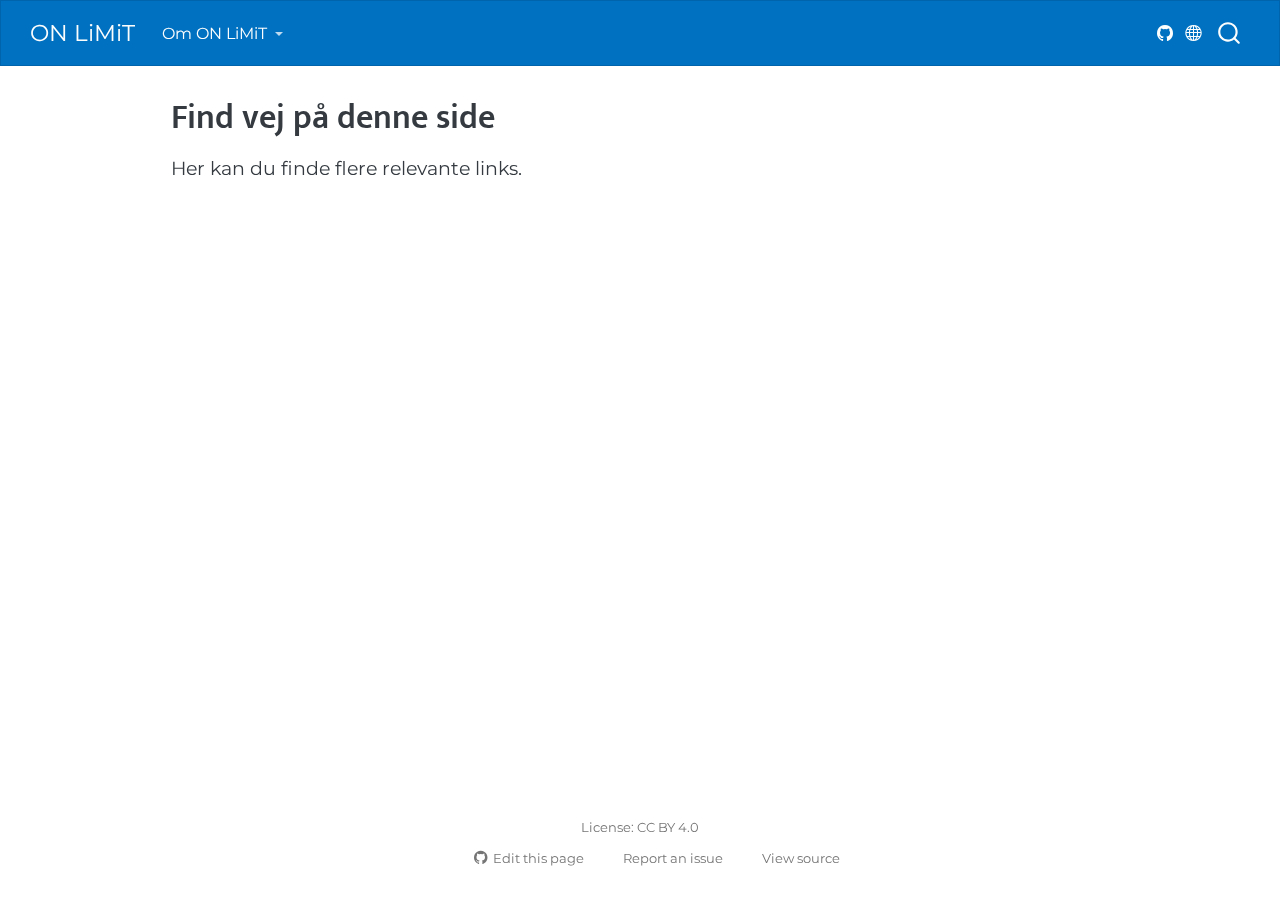
<file: directory.html>
<!DOCTYPE html>
<html xmlns="http://www.w3.org/1999/xhtml" lang="en" xml:lang="en"><head>

<meta charset="utf-8">
<meta name="generator" content="quarto-1.6.40">

<meta name="viewport" content="width=device-width, initial-scale=1.0, user-scalable=yes">


<title>Find vej på denne side – ON LiMiT</title>
<style>
code{white-space: pre-wrap;}
span.smallcaps{font-variant: small-caps;}
div.columns{display: flex; gap: min(4vw, 1.5em);}
div.column{flex: auto; overflow-x: auto;}
div.hanging-indent{margin-left: 1.5em; text-indent: -1.5em;}
ul.task-list{list-style: none;}
ul.task-list li input[type="checkbox"] {
  width: 0.8em;
  margin: 0 0.8em 0.2em -1em; /* quarto-specific, see https://github.com/quarto-dev/quarto-cli/issues/4556 */ 
  vertical-align: middle;
}
</style>


<script src="site_libs/quarto-nav/quarto-nav.js"></script>
<script src="site_libs/clipboard/clipboard.min.js"></script>
<script src="site_libs/quarto-search/autocomplete.umd.js"></script>
<script src="site_libs/quarto-search/fuse.min.js"></script>
<script src="site_libs/quarto-search/quarto-search.js"></script>
<meta name="quarto:offset" content="./">
<script src="site_libs/quarto-html/quarto.js"></script>
<script src="site_libs/quarto-html/popper.min.js"></script>
<script src="site_libs/quarto-html/tippy.umd.min.js"></script>
<script src="site_libs/quarto-html/anchor.min.js"></script>
<link href="site_libs/quarto-html/tippy.css" rel="stylesheet">
<link href="site_libs/quarto-html/quarto-syntax-highlighting-549806ee2085284f45b00abea8c6df48.css" rel="stylesheet" id="quarto-text-highlighting-styles">
<script src="site_libs/bootstrap/bootstrap.min.js"></script>
<link href="site_libs/bootstrap/bootstrap-icons.css" rel="stylesheet">
<link href="site_libs/bootstrap/bootstrap-2d149d0332030a36103d1ced8a79518c.min.css" rel="stylesheet" append-hash="true" id="quarto-bootstrap" data-mode="light">
<script id="quarto-search-options" type="application/json">{
  "location": "navbar",
  "copy-button": false,
  "collapse-after": 3,
  "panel-placement": "end",
  "type": "overlay",
  "limit": 50,
  "keyboard-shortcut": [
    "f",
    "/",
    "s"
  ],
  "language": {
    "search-no-results-text": "No results",
    "search-matching-documents-text": "matching documents",
    "search-copy-link-title": "Copy link to search",
    "search-hide-matches-text": "Hide additional matches",
    "search-more-match-text": "more match in this document",
    "search-more-matches-text": "more matches in this document",
    "search-clear-button-title": "Clear",
    "search-text-placeholder": "",
    "search-detached-cancel-button-title": "Cancel",
    "search-submit-button-title": "Submit",
    "search-label": "Search"
  }
}</script>


</head>

<body class="nav-fixed">

<div id="quarto-search-results"></div>
  <header id="quarto-header" class="headroom fixed-top">
    <nav class="navbar navbar-expand-lg " data-bs-theme="dark">
      <div class="navbar-container container-fluid">
      <div class="navbar-brand-container mx-auto">
    <a class="navbar-brand" href="./index.html">
    <span class="navbar-title">ON LiMiT</span>
    </a>
  </div>
            <div id="quarto-search" class="" title="Search"></div>
          <button class="navbar-toggler" type="button" data-bs-toggle="collapse" data-bs-target="#navbarCollapse" aria-controls="navbarCollapse" role="menu" aria-expanded="false" aria-label="Toggle navigation" onclick="if (window.quartoToggleHeadroom) { window.quartoToggleHeadroom(); }">
  <span class="navbar-toggler-icon"></span>
</button>
          <div class="collapse navbar-collapse" id="navbarCollapse">
            <ul class="navbar-nav navbar-nav-scroll me-auto">
  <li class="nav-item dropdown ">
    <a class="nav-link dropdown-toggle" href="#" id="nav-menu-om-on-limit" role="link" data-bs-toggle="dropdown" aria-expanded="false">
 <span class="menu-text">Om ON LiMiT</span>
    </a>
    <ul class="dropdown-menu" aria-labelledby="nav-menu-om-on-limit">    
        <li>
    <a class="dropdown-item" href="./about.html">
 <span class="dropdown-text">Om ON LiMiT</span></a>
  </li>  
        <li>
    <a class="dropdown-item" href="./practitioners.html">
 <span class="dropdown-text">For praktiserende læger</span></a>
  </li>  
        <li>
    <a class="dropdown-item" href="./participants.html">
 <span class="dropdown-text">For deltagere</span></a>
  </li>  
        <li>
    <a class="dropdown-item" href="./researchers.html">
 <span class="dropdown-text">For forskere</span></a>
  </li>  
    </ul>
  </li>
</ul>
          </div> <!-- /navcollapse -->
            <div class="quarto-navbar-tools">
    <a href="https://github.com/steno-aarhus/ON-LiMiT" title="" class="quarto-navigation-tool px-1" aria-label="GitHub icon: Link to ON LiMIT GitHub page"><i class="bi bi-github"></i></a>
    <a href="./directory.html" title="Find vej på denne side" class="quarto-navigation-tool px-1" aria-label="Globe icon: Link to directory page of other SDCA websites"><i class="bi bi-globe"></i></a>
</div>
      </div> <!-- /container-fluid -->
    </nav>
</header>
<!-- content -->
<div id="quarto-content" class="quarto-container page-columns page-rows-contents page-layout-article page-navbar">
<!-- sidebar -->
<!-- margin-sidebar -->
    <div id="quarto-margin-sidebar" class="sidebar margin-sidebar zindex-bottom">
        
    </div>
<!-- main -->
<main class="content" id="quarto-document-content">

<header id="title-block-header" class="quarto-title-block default">
<div class="quarto-title">
<h1 class="title">Find vej på denne side</h1>
</div>



<div class="quarto-title-meta">

    
  
    
  </div>
  


</header>


<p>Her kan du finde flere relevante links.</p>



</main> <!-- /main -->
<script id="quarto-html-after-body" type="application/javascript">
window.document.addEventListener("DOMContentLoaded", function (event) {
  const toggleBodyColorMode = (bsSheetEl) => {
    const mode = bsSheetEl.getAttribute("data-mode");
    const bodyEl = window.document.querySelector("body");
    if (mode === "dark") {
      bodyEl.classList.add("quarto-dark");
      bodyEl.classList.remove("quarto-light");
    } else {
      bodyEl.classList.add("quarto-light");
      bodyEl.classList.remove("quarto-dark");
    }
  }
  const toggleBodyColorPrimary = () => {
    const bsSheetEl = window.document.querySelector("link#quarto-bootstrap");
    if (bsSheetEl) {
      toggleBodyColorMode(bsSheetEl);
    }
  }
  toggleBodyColorPrimary();  
  const icon = "";
  const anchorJS = new window.AnchorJS();
  anchorJS.options = {
    placement: 'right',
    icon: icon
  };
  anchorJS.add('.anchored');
  const isCodeAnnotation = (el) => {
    for (const clz of el.classList) {
      if (clz.startsWith('code-annotation-')) {                     
        return true;
      }
    }
    return false;
  }
  const onCopySuccess = function(e) {
    // button target
    const button = e.trigger;
    // don't keep focus
    button.blur();
    // flash "checked"
    button.classList.add('code-copy-button-checked');
    var currentTitle = button.getAttribute("title");
    button.setAttribute("title", "Copied!");
    let tooltip;
    if (window.bootstrap) {
      button.setAttribute("data-bs-toggle", "tooltip");
      button.setAttribute("data-bs-placement", "left");
      button.setAttribute("data-bs-title", "Copied!");
      tooltip = new bootstrap.Tooltip(button, 
        { trigger: "manual", 
          customClass: "code-copy-button-tooltip",
          offset: [0, -8]});
      tooltip.show();    
    }
    setTimeout(function() {
      if (tooltip) {
        tooltip.hide();
        button.removeAttribute("data-bs-title");
        button.removeAttribute("data-bs-toggle");
        button.removeAttribute("data-bs-placement");
      }
      button.setAttribute("title", currentTitle);
      button.classList.remove('code-copy-button-checked');
    }, 1000);
    // clear code selection
    e.clearSelection();
  }
  const getTextToCopy = function(trigger) {
      const codeEl = trigger.previousElementSibling.cloneNode(true);
      for (const childEl of codeEl.children) {
        if (isCodeAnnotation(childEl)) {
          childEl.remove();
        }
      }
      return codeEl.innerText;
  }
  const clipboard = new window.ClipboardJS('.code-copy-button:not([data-in-quarto-modal])', {
    text: getTextToCopy
  });
  clipboard.on('success', onCopySuccess);
  if (window.document.getElementById('quarto-embedded-source-code-modal')) {
    const clipboardModal = new window.ClipboardJS('.code-copy-button[data-in-quarto-modal]', {
      text: getTextToCopy,
      container: window.document.getElementById('quarto-embedded-source-code-modal')
    });
    clipboardModal.on('success', onCopySuccess);
  }
    var localhostRegex = new RegExp(/^(?:http|https):\/\/localhost\:?[0-9]*\//);
    var mailtoRegex = new RegExp(/^mailto:/);
      var filterRegex = new RegExp("https:\/\/steno-aarhus\.github\.io\/ON-LiMiT\/");
    var isInternal = (href) => {
        return filterRegex.test(href) || localhostRegex.test(href) || mailtoRegex.test(href);
    }
    // Inspect non-navigation links and adorn them if external
 	var links = window.document.querySelectorAll('a[href]:not(.nav-link):not(.navbar-brand):not(.toc-action):not(.sidebar-link):not(.sidebar-item-toggle):not(.pagination-link):not(.no-external):not([aria-hidden]):not(.dropdown-item):not(.quarto-navigation-tool):not(.about-link)');
    for (var i=0; i<links.length; i++) {
      const link = links[i];
      if (!isInternal(link.href)) {
        // undo the damage that might have been done by quarto-nav.js in the case of
        // links that we want to consider external
        if (link.dataset.originalHref !== undefined) {
          link.href = link.dataset.originalHref;
        }
      }
    }
  function tippyHover(el, contentFn, onTriggerFn, onUntriggerFn) {
    const config = {
      allowHTML: true,
      maxWidth: 500,
      delay: 100,
      arrow: false,
      appendTo: function(el) {
          return el.parentElement;
      },
      interactive: true,
      interactiveBorder: 10,
      theme: 'quarto',
      placement: 'bottom-start',
    };
    if (contentFn) {
      config.content = contentFn;
    }
    if (onTriggerFn) {
      config.onTrigger = onTriggerFn;
    }
    if (onUntriggerFn) {
      config.onUntrigger = onUntriggerFn;
    }
    window.tippy(el, config); 
  }
  const noterefs = window.document.querySelectorAll('a[role="doc-noteref"]');
  for (var i=0; i<noterefs.length; i++) {
    const ref = noterefs[i];
    tippyHover(ref, function() {
      // use id or data attribute instead here
      let href = ref.getAttribute('data-footnote-href') || ref.getAttribute('href');
      try { href = new URL(href).hash; } catch {}
      const id = href.replace(/^#\/?/, "");
      const note = window.document.getElementById(id);
      if (note) {
        return note.innerHTML;
      } else {
        return "";
      }
    });
  }
  const xrefs = window.document.querySelectorAll('a.quarto-xref');
  const processXRef = (id, note) => {
    // Strip column container classes
    const stripColumnClz = (el) => {
      el.classList.remove("page-full", "page-columns");
      if (el.children) {
        for (const child of el.children) {
          stripColumnClz(child);
        }
      }
    }
    stripColumnClz(note)
    if (id === null || id.startsWith('sec-')) {
      // Special case sections, only their first couple elements
      const container = document.createElement("div");
      if (note.children && note.children.length > 2) {
        container.appendChild(note.children[0].cloneNode(true));
        for (let i = 1; i < note.children.length; i++) {
          const child = note.children[i];
          if (child.tagName === "P" && child.innerText === "") {
            continue;
          } else {
            container.appendChild(child.cloneNode(true));
            break;
          }
        }
        if (window.Quarto?.typesetMath) {
          window.Quarto.typesetMath(container);
        }
        return container.innerHTML
      } else {
        if (window.Quarto?.typesetMath) {
          window.Quarto.typesetMath(note);
        }
        return note.innerHTML;
      }
    } else {
      // Remove any anchor links if they are present
      const anchorLink = note.querySelector('a.anchorjs-link');
      if (anchorLink) {
        anchorLink.remove();
      }
      if (window.Quarto?.typesetMath) {
        window.Quarto.typesetMath(note);
      }
      if (note.classList.contains("callout")) {
        return note.outerHTML;
      } else {
        return note.innerHTML;
      }
    }
  }
  for (var i=0; i<xrefs.length; i++) {
    const xref = xrefs[i];
    tippyHover(xref, undefined, function(instance) {
      instance.disable();
      let url = xref.getAttribute('href');
      let hash = undefined; 
      if (url.startsWith('#')) {
        hash = url;
      } else {
        try { hash = new URL(url).hash; } catch {}
      }
      if (hash) {
        const id = hash.replace(/^#\/?/, "");
        const note = window.document.getElementById(id);
        if (note !== null) {
          try {
            const html = processXRef(id, note.cloneNode(true));
            instance.setContent(html);
          } finally {
            instance.enable();
            instance.show();
          }
        } else {
          // See if we can fetch this
          fetch(url.split('#')[0])
          .then(res => res.text())
          .then(html => {
            const parser = new DOMParser();
            const htmlDoc = parser.parseFromString(html, "text/html");
            const note = htmlDoc.getElementById(id);
            if (note !== null) {
              const html = processXRef(id, note);
              instance.setContent(html);
            } 
          }).finally(() => {
            instance.enable();
            instance.show();
          });
        }
      } else {
        // See if we can fetch a full url (with no hash to target)
        // This is a special case and we should probably do some content thinning / targeting
        fetch(url)
        .then(res => res.text())
        .then(html => {
          const parser = new DOMParser();
          const htmlDoc = parser.parseFromString(html, "text/html");
          const note = htmlDoc.querySelector('main.content');
          if (note !== null) {
            // This should only happen for chapter cross references
            // (since there is no id in the URL)
            // remove the first header
            if (note.children.length > 0 && note.children[0].tagName === "HEADER") {
              note.children[0].remove();
            }
            const html = processXRef(null, note);
            instance.setContent(html);
          } 
        }).finally(() => {
          instance.enable();
          instance.show();
        });
      }
    }, function(instance) {
    });
  }
      let selectedAnnoteEl;
      const selectorForAnnotation = ( cell, annotation) => {
        let cellAttr = 'data-code-cell="' + cell + '"';
        let lineAttr = 'data-code-annotation="' +  annotation + '"';
        const selector = 'span[' + cellAttr + '][' + lineAttr + ']';
        return selector;
      }
      const selectCodeLines = (annoteEl) => {
        const doc = window.document;
        const targetCell = annoteEl.getAttribute("data-target-cell");
        const targetAnnotation = annoteEl.getAttribute("data-target-annotation");
        const annoteSpan = window.document.querySelector(selectorForAnnotation(targetCell, targetAnnotation));
        const lines = annoteSpan.getAttribute("data-code-lines").split(",");
        const lineIds = lines.map((line) => {
          return targetCell + "-" + line;
        })
        let top = null;
        let height = null;
        let parent = null;
        if (lineIds.length > 0) {
            //compute the position of the single el (top and bottom and make a div)
            const el = window.document.getElementById(lineIds[0]);
            top = el.offsetTop;
            height = el.offsetHeight;
            parent = el.parentElement.parentElement;
          if (lineIds.length > 1) {
            const lastEl = window.document.getElementById(lineIds[lineIds.length - 1]);
            const bottom = lastEl.offsetTop + lastEl.offsetHeight;
            height = bottom - top;
          }
          if (top !== null && height !== null && parent !== null) {
            // cook up a div (if necessary) and position it 
            let div = window.document.getElementById("code-annotation-line-highlight");
            if (div === null) {
              div = window.document.createElement("div");
              div.setAttribute("id", "code-annotation-line-highlight");
              div.style.position = 'absolute';
              parent.appendChild(div);
            }
            div.style.top = top - 2 + "px";
            div.style.height = height + 4 + "px";
            div.style.left = 0;
            let gutterDiv = window.document.getElementById("code-annotation-line-highlight-gutter");
            if (gutterDiv === null) {
              gutterDiv = window.document.createElement("div");
              gutterDiv.setAttribute("id", "code-annotation-line-highlight-gutter");
              gutterDiv.style.position = 'absolute';
              const codeCell = window.document.getElementById(targetCell);
              const gutter = codeCell.querySelector('.code-annotation-gutter');
              gutter.appendChild(gutterDiv);
            }
            gutterDiv.style.top = top - 2 + "px";
            gutterDiv.style.height = height + 4 + "px";
          }
          selectedAnnoteEl = annoteEl;
        }
      };
      const unselectCodeLines = () => {
        const elementsIds = ["code-annotation-line-highlight", "code-annotation-line-highlight-gutter"];
        elementsIds.forEach((elId) => {
          const div = window.document.getElementById(elId);
          if (div) {
            div.remove();
          }
        });
        selectedAnnoteEl = undefined;
      };
        // Handle positioning of the toggle
    window.addEventListener(
      "resize",
      throttle(() => {
        elRect = undefined;
        if (selectedAnnoteEl) {
          selectCodeLines(selectedAnnoteEl);
        }
      }, 10)
    );
    function throttle(fn, ms) {
    let throttle = false;
    let timer;
      return (...args) => {
        if(!throttle) { // first call gets through
            fn.apply(this, args);
            throttle = true;
        } else { // all the others get throttled
            if(timer) clearTimeout(timer); // cancel #2
            timer = setTimeout(() => {
              fn.apply(this, args);
              timer = throttle = false;
            }, ms);
        }
      };
    }
      // Attach click handler to the DT
      const annoteDls = window.document.querySelectorAll('dt[data-target-cell]');
      for (const annoteDlNode of annoteDls) {
        annoteDlNode.addEventListener('click', (event) => {
          const clickedEl = event.target;
          if (clickedEl !== selectedAnnoteEl) {
            unselectCodeLines();
            const activeEl = window.document.querySelector('dt[data-target-cell].code-annotation-active');
            if (activeEl) {
              activeEl.classList.remove('code-annotation-active');
            }
            selectCodeLines(clickedEl);
            clickedEl.classList.add('code-annotation-active');
          } else {
            // Unselect the line
            unselectCodeLines();
            clickedEl.classList.remove('code-annotation-active');
          }
        });
      }
  const findCites = (el) => {
    const parentEl = el.parentElement;
    if (parentEl) {
      const cites = parentEl.dataset.cites;
      if (cites) {
        return {
          el,
          cites: cites.split(' ')
        };
      } else {
        return findCites(el.parentElement)
      }
    } else {
      return undefined;
    }
  };
  var bibliorefs = window.document.querySelectorAll('a[role="doc-biblioref"]');
  for (var i=0; i<bibliorefs.length; i++) {
    const ref = bibliorefs[i];
    const citeInfo = findCites(ref);
    if (citeInfo) {
      tippyHover(citeInfo.el, function() {
        var popup = window.document.createElement('div');
        citeInfo.cites.forEach(function(cite) {
          var citeDiv = window.document.createElement('div');
          citeDiv.classList.add('hanging-indent');
          citeDiv.classList.add('csl-entry');
          var biblioDiv = window.document.getElementById('ref-' + cite);
          if (biblioDiv) {
            citeDiv.innerHTML = biblioDiv.innerHTML;
          }
          popup.appendChild(citeDiv);
        });
        return popup.innerHTML;
      });
    }
  }
});
</script>
</div> <!-- /content -->
<footer class="footer">
  <div class="nav-footer">
    <div class="nav-footer-left">
      &nbsp;
    </div>   
    <div class="nav-footer-center">
      <ul class="footer-items list-unstyled">
    <li class="nav-item">
    <a class="nav-link" href="https://creativecommons.org/licenses/by/4.0/">
<p>License: CC BY 4.0</p>
</a>
  </li>  
</ul>
    <div class="toc-actions"><ul><li><a href="https://github.com/steno-aarhus/ON-LiMiT/edit/main/directory.qmd" class="toc-action"><i class="bi bi-github"></i>Edit this page</a></li><li><a href="https://github.com/steno-aarhus/ON-LiMiT/issues/new" class="toc-action"><i class="bi empty"></i>Report an issue</a></li><li><a href="https://github.com/steno-aarhus/ON-LiMiT/blob/main/directory.qmd" class="toc-action"><i class="bi empty"></i>View source</a></li></ul></div></div>
    <div class="nav-footer-right">
      &nbsp;
    </div>
  </div>
</footer>




</body></html>
</file>
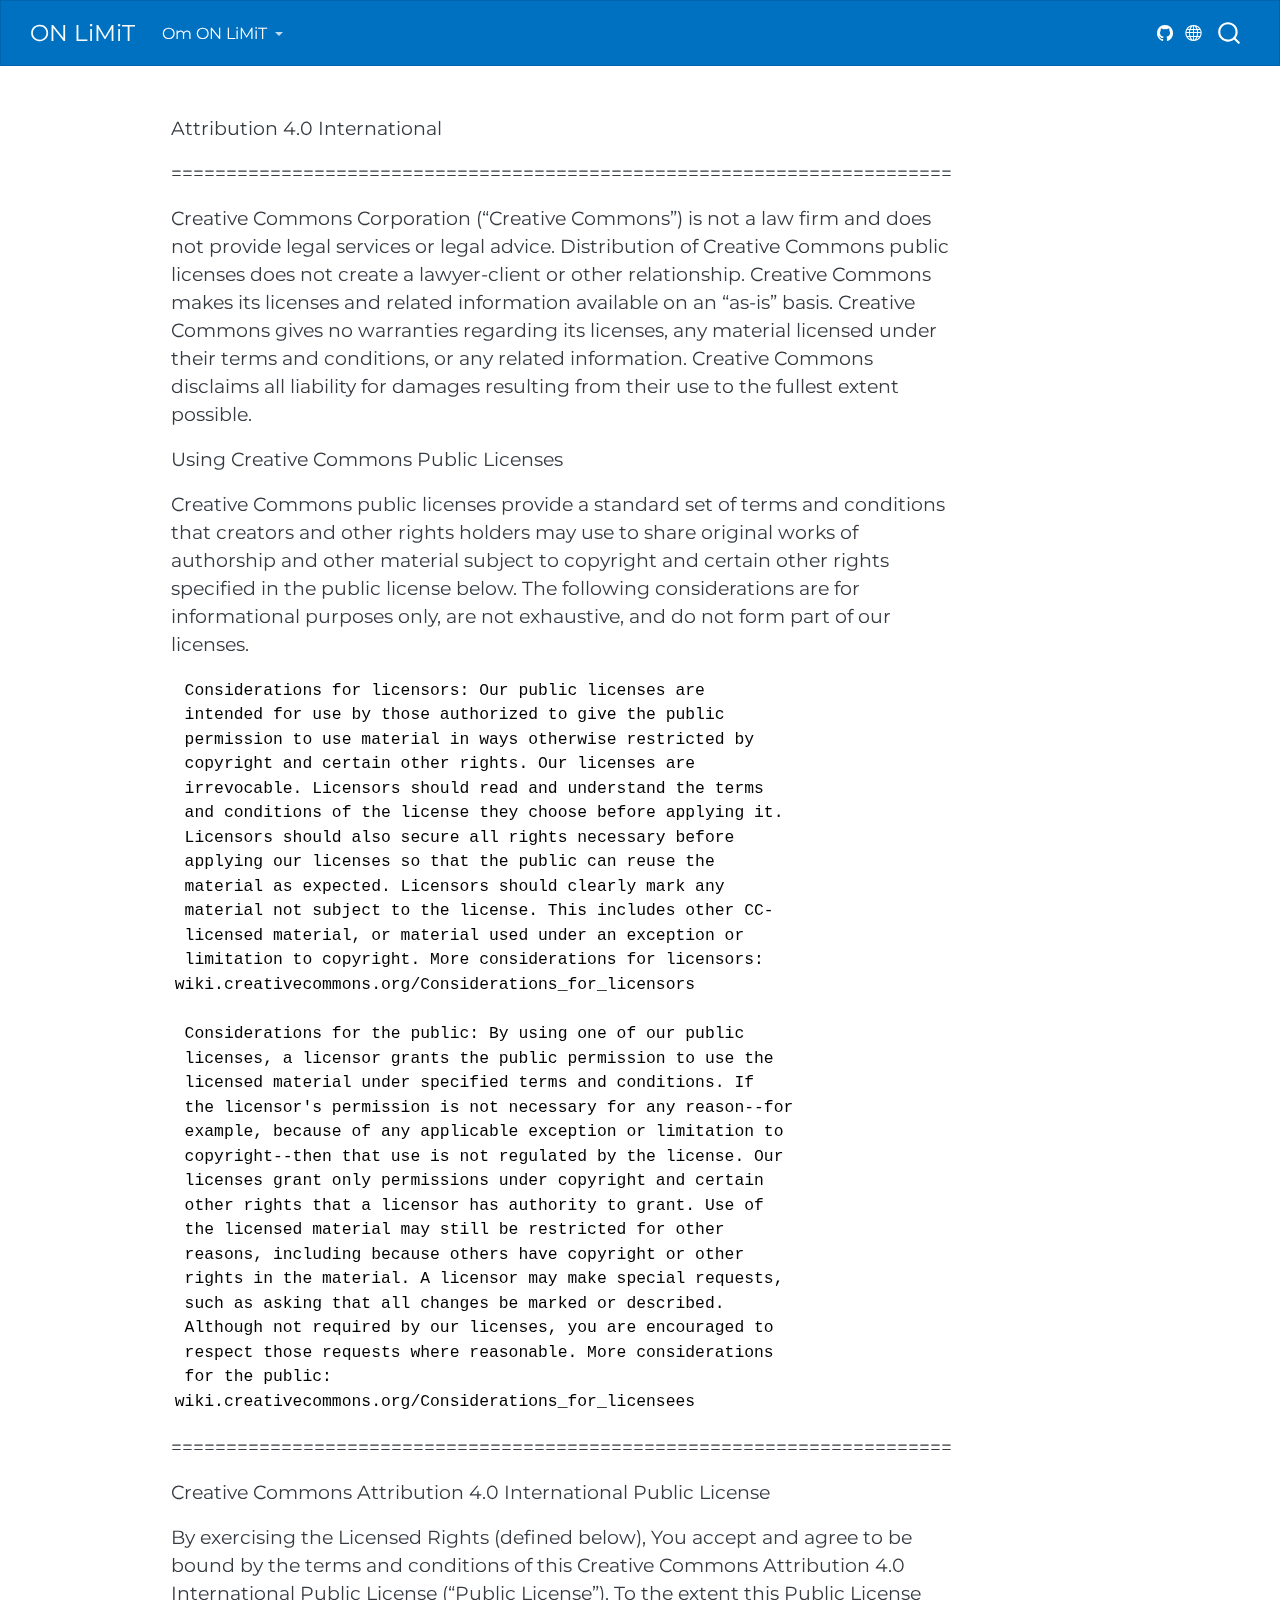
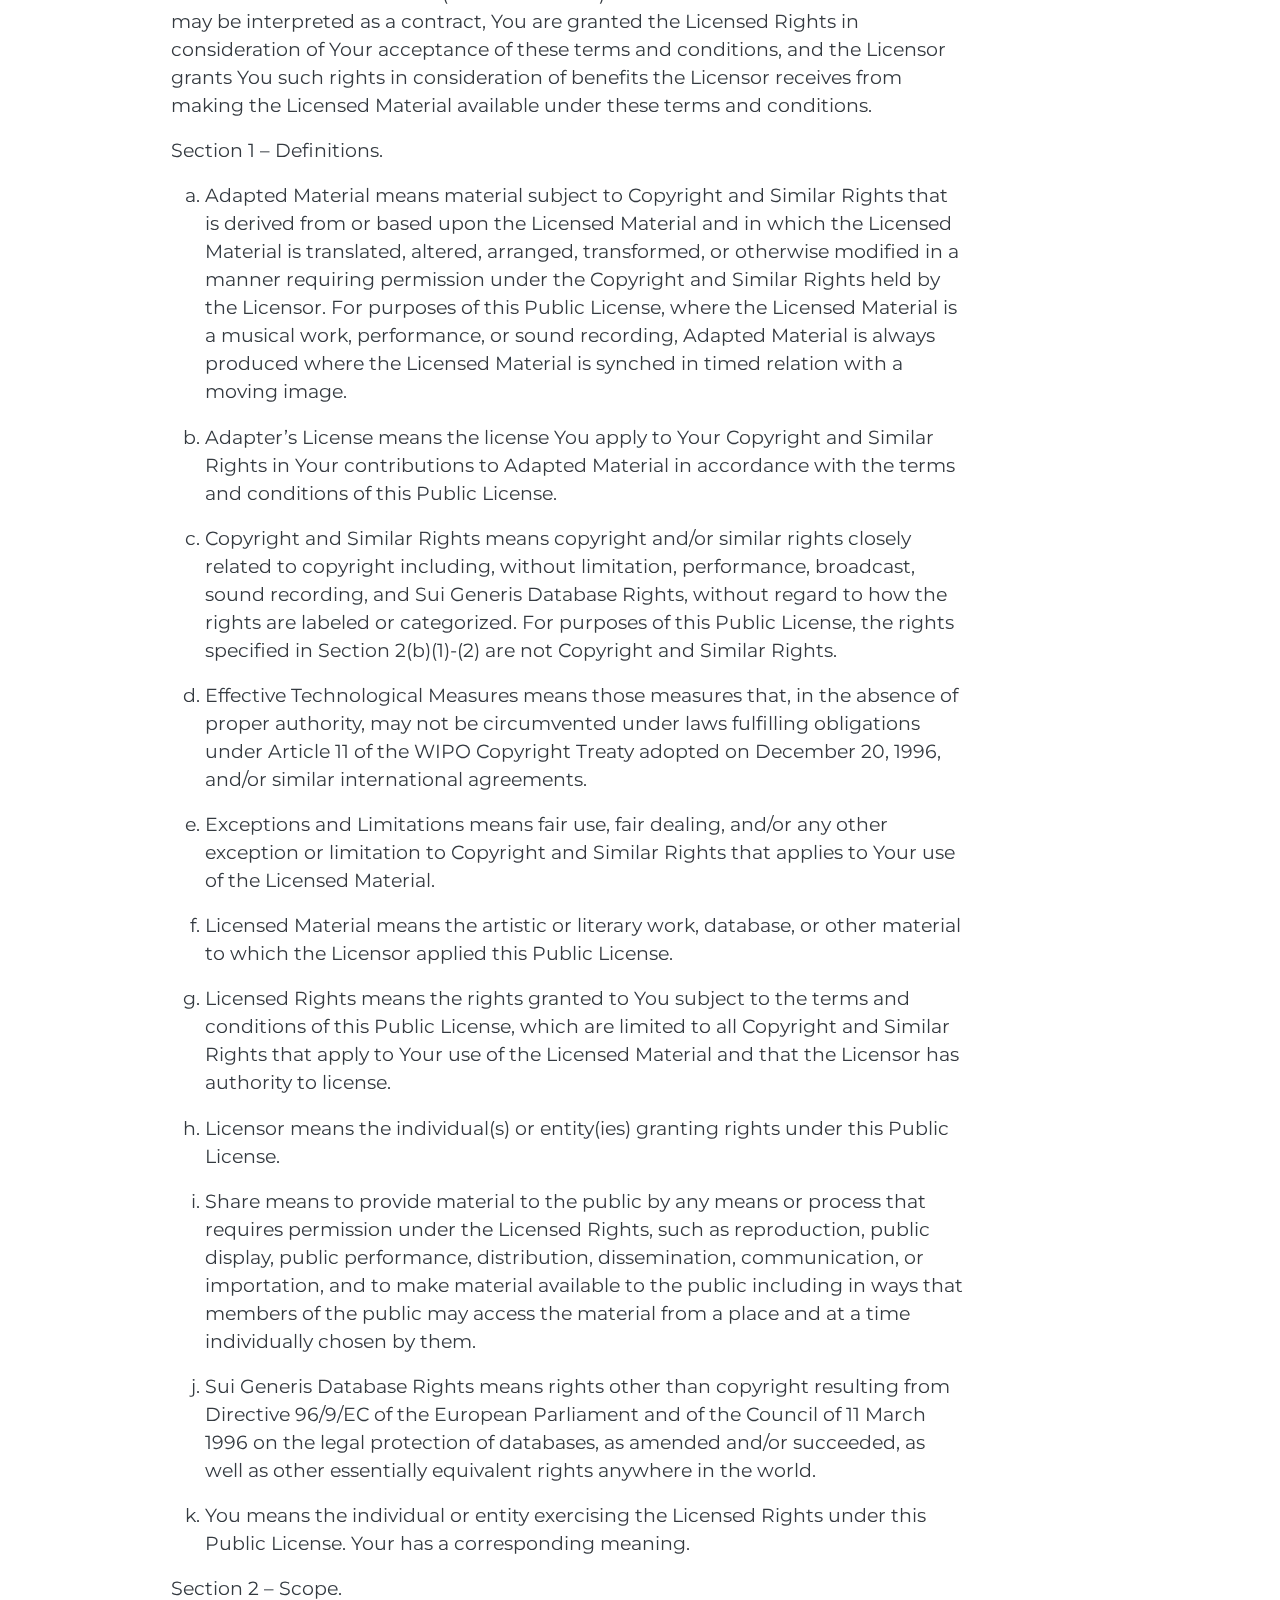
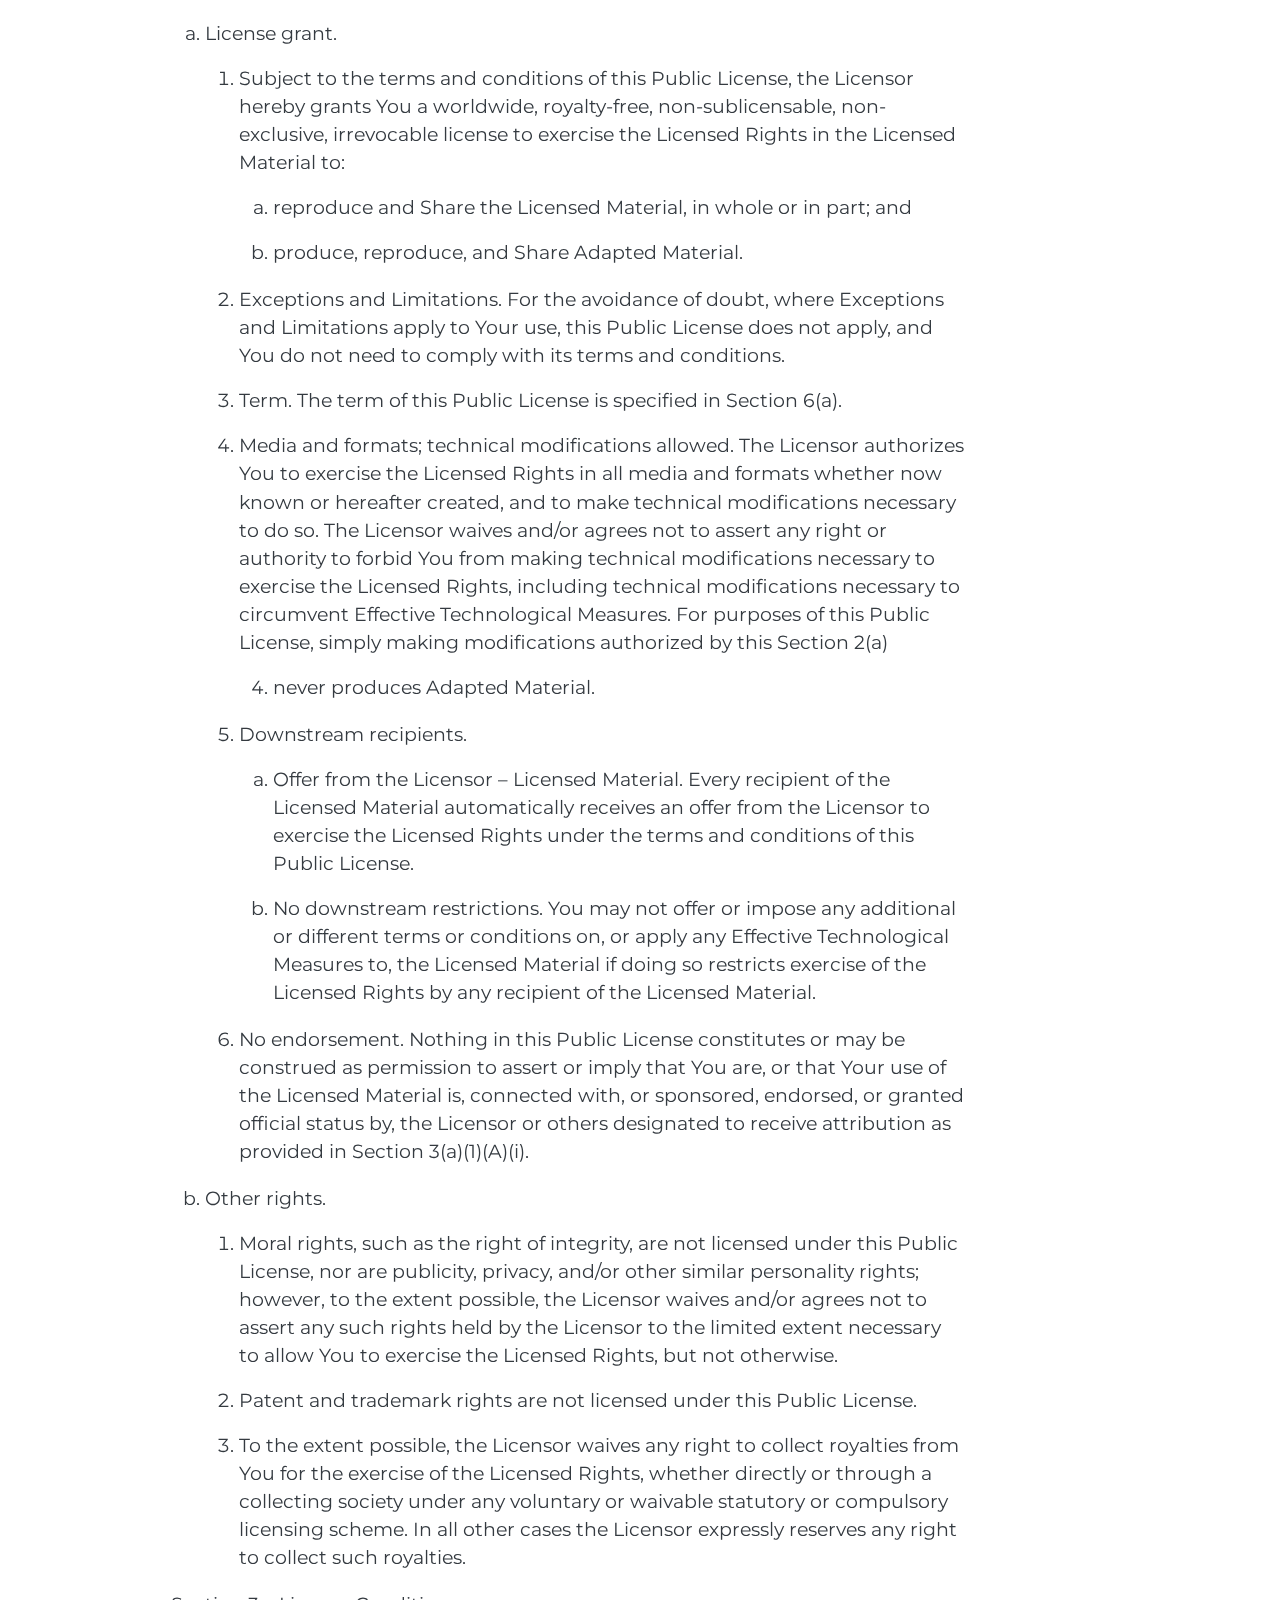
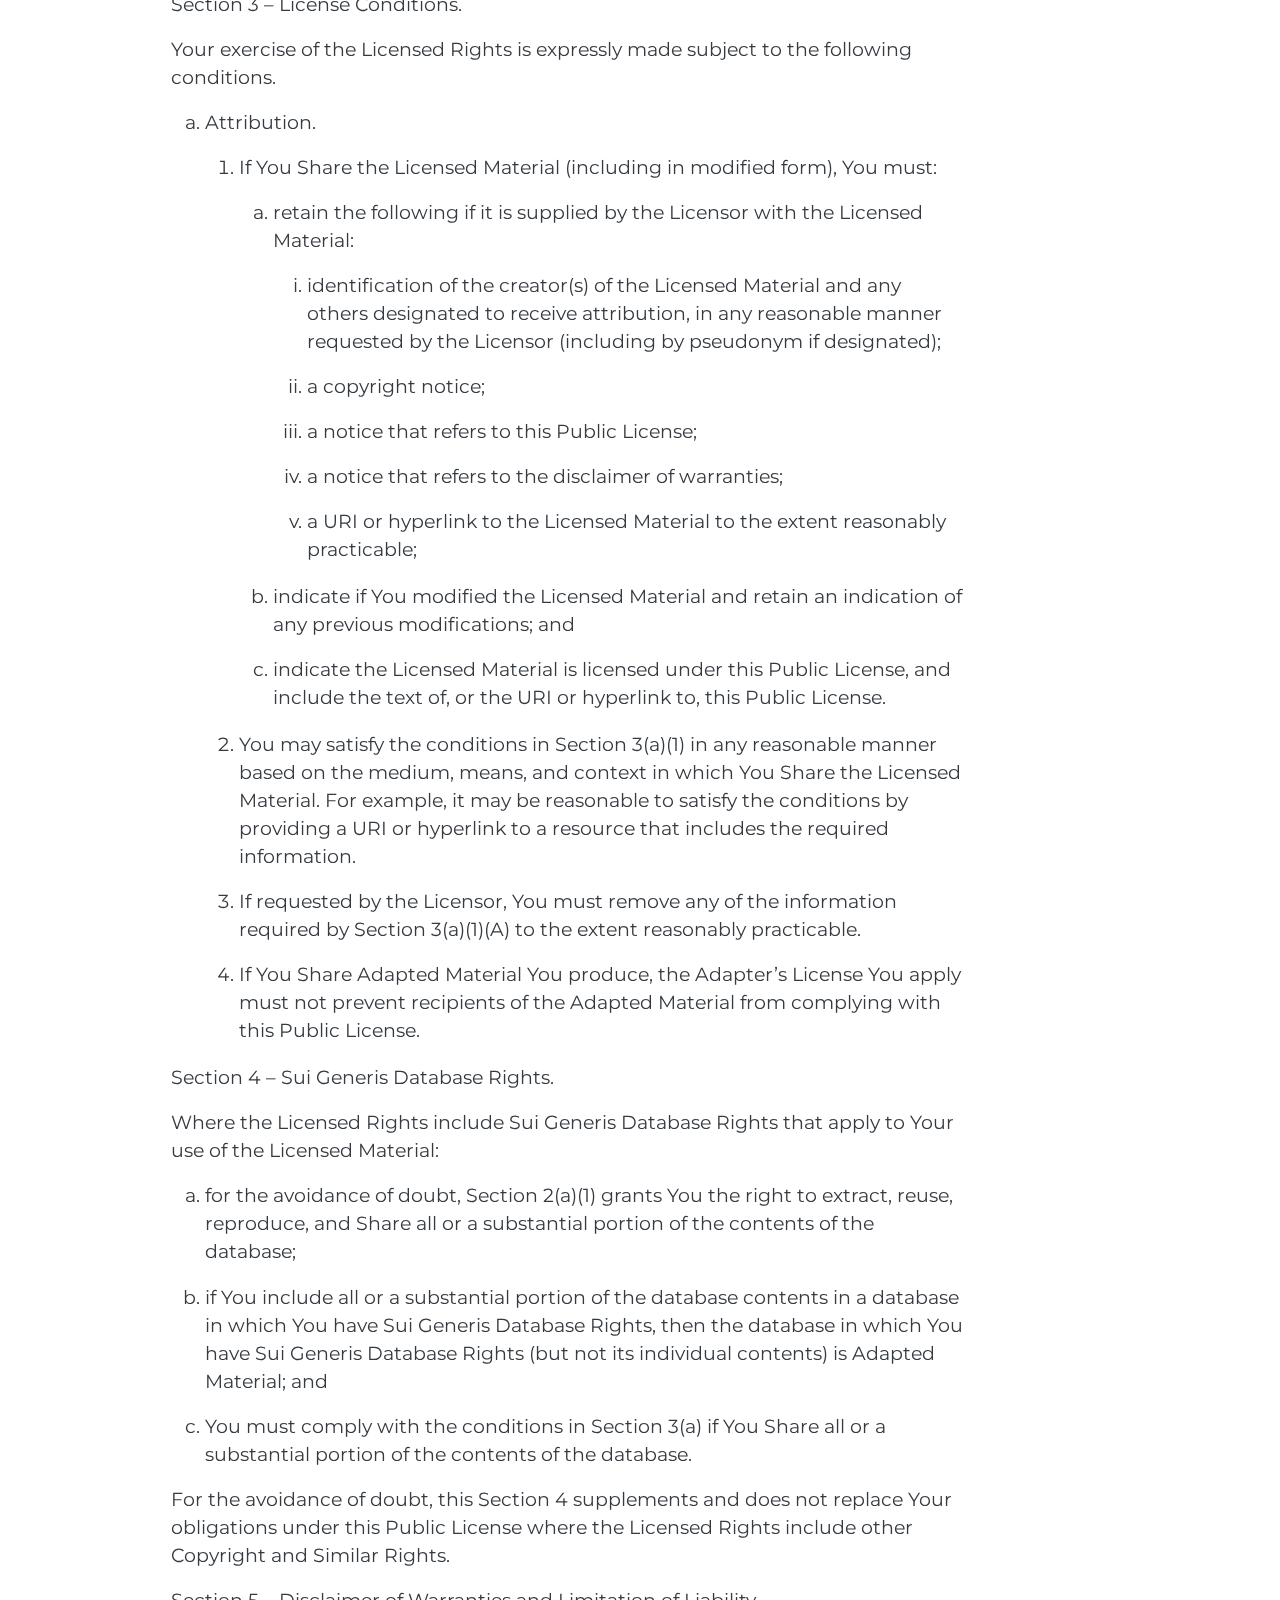
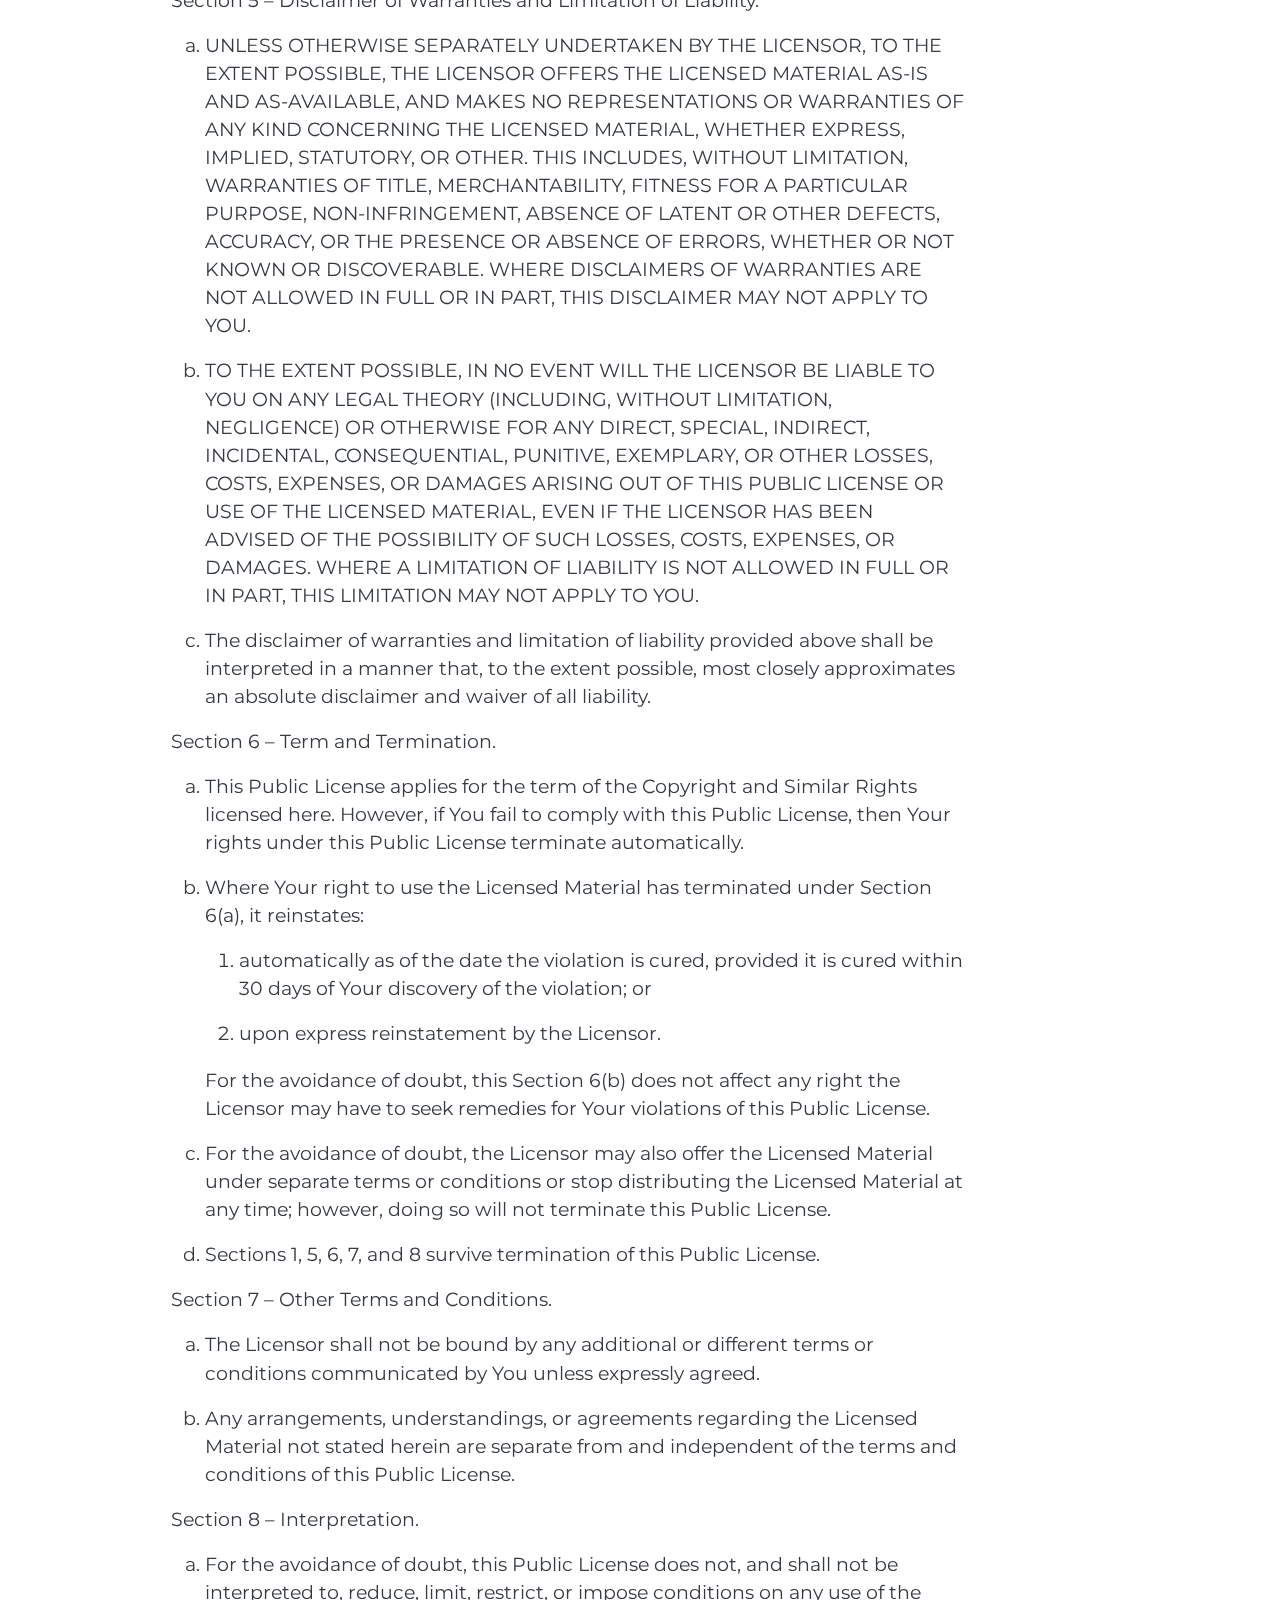
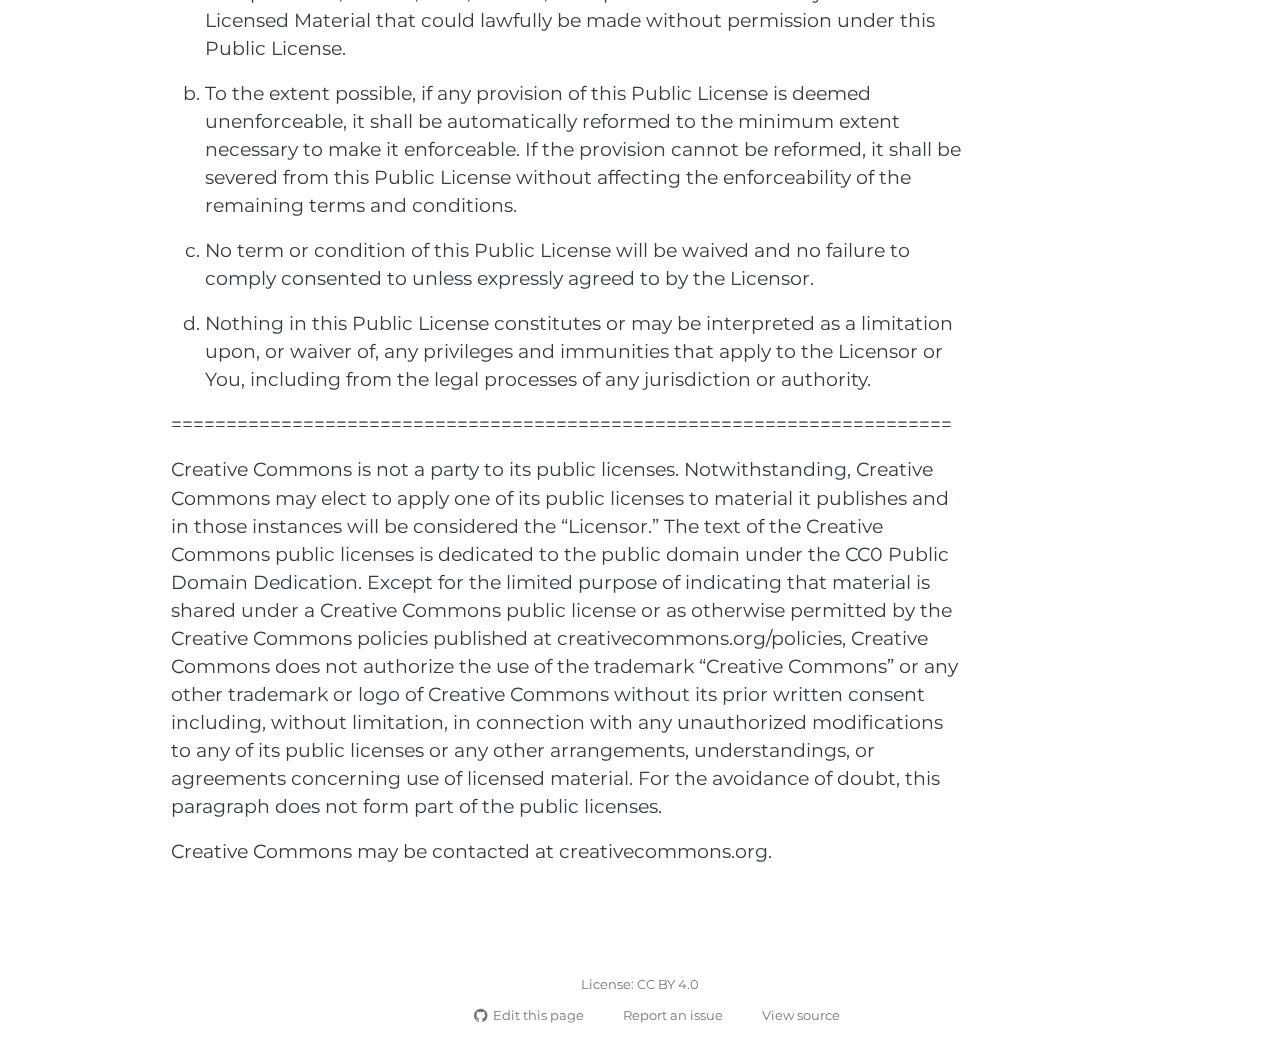
<file: LICENSE.html>
<!DOCTYPE html>
<html xmlns="http://www.w3.org/1999/xhtml" lang="en" xml:lang="en"><head>

<meta charset="utf-8">
<meta name="generator" content="quarto-1.6.40">

<meta name="viewport" content="width=device-width, initial-scale=1.0, user-scalable=yes">


<title>license – ON LiMiT</title>
<style>
code{white-space: pre-wrap;}
span.smallcaps{font-variant: small-caps;}
div.columns{display: flex; gap: min(4vw, 1.5em);}
div.column{flex: auto; overflow-x: auto;}
div.hanging-indent{margin-left: 1.5em; text-indent: -1.5em;}
ul.task-list{list-style: none;}
ul.task-list li input[type="checkbox"] {
  width: 0.8em;
  margin: 0 0.8em 0.2em -1em; /* quarto-specific, see https://github.com/quarto-dev/quarto-cli/issues/4556 */ 
  vertical-align: middle;
}
</style>


<script src="site_libs/quarto-nav/quarto-nav.js"></script>
<script src="site_libs/clipboard/clipboard.min.js"></script>
<script src="site_libs/quarto-search/autocomplete.umd.js"></script>
<script src="site_libs/quarto-search/fuse.min.js"></script>
<script src="site_libs/quarto-search/quarto-search.js"></script>
<meta name="quarto:offset" content="./">
<script src="site_libs/quarto-html/quarto.js"></script>
<script src="site_libs/quarto-html/popper.min.js"></script>
<script src="site_libs/quarto-html/tippy.umd.min.js"></script>
<script src="site_libs/quarto-html/anchor.min.js"></script>
<link href="site_libs/quarto-html/tippy.css" rel="stylesheet">
<link href="site_libs/quarto-html/quarto-syntax-highlighting-549806ee2085284f45b00abea8c6df48.css" rel="stylesheet" id="quarto-text-highlighting-styles">
<script src="site_libs/bootstrap/bootstrap.min.js"></script>
<link href="site_libs/bootstrap/bootstrap-icons.css" rel="stylesheet">
<link href="site_libs/bootstrap/bootstrap-2d149d0332030a36103d1ced8a79518c.min.css" rel="stylesheet" append-hash="true" id="quarto-bootstrap" data-mode="light">
<script id="quarto-search-options" type="application/json">{
  "location": "navbar",
  "copy-button": false,
  "collapse-after": 3,
  "panel-placement": "end",
  "type": "overlay",
  "limit": 50,
  "keyboard-shortcut": [
    "f",
    "/",
    "s"
  ],
  "language": {
    "search-no-results-text": "No results",
    "search-matching-documents-text": "matching documents",
    "search-copy-link-title": "Copy link to search",
    "search-hide-matches-text": "Hide additional matches",
    "search-more-match-text": "more match in this document",
    "search-more-matches-text": "more matches in this document",
    "search-clear-button-title": "Clear",
    "search-text-placeholder": "",
    "search-detached-cancel-button-title": "Cancel",
    "search-submit-button-title": "Submit",
    "search-label": "Search"
  }
}</script>


</head>

<body class="nav-fixed">

<div id="quarto-search-results"></div>
  <header id="quarto-header" class="headroom fixed-top">
    <nav class="navbar navbar-expand-lg " data-bs-theme="dark">
      <div class="navbar-container container-fluid">
      <div class="navbar-brand-container mx-auto">
    <a class="navbar-brand" href="./index.html">
    <span class="navbar-title">ON LiMiT</span>
    </a>
  </div>
            <div id="quarto-search" class="" title="Search"></div>
          <button class="navbar-toggler" type="button" data-bs-toggle="collapse" data-bs-target="#navbarCollapse" aria-controls="navbarCollapse" role="menu" aria-expanded="false" aria-label="Toggle navigation" onclick="if (window.quartoToggleHeadroom) { window.quartoToggleHeadroom(); }">
  <span class="navbar-toggler-icon"></span>
</button>
          <div class="collapse navbar-collapse" id="navbarCollapse">
            <ul class="navbar-nav navbar-nav-scroll me-auto">
  <li class="nav-item dropdown ">
    <a class="nav-link dropdown-toggle" href="#" id="nav-menu-om-on-limit" role="link" data-bs-toggle="dropdown" aria-expanded="false">
 <span class="menu-text">Om ON LiMiT</span>
    </a>
    <ul class="dropdown-menu" aria-labelledby="nav-menu-om-on-limit">    
        <li>
    <a class="dropdown-item" href="./about.html">
 <span class="dropdown-text">Om ON LiMiT</span></a>
  </li>  
        <li>
    <a class="dropdown-item" href="./practitioners.html">
 <span class="dropdown-text">For praktiserende læger</span></a>
  </li>  
        <li>
    <a class="dropdown-item" href="./participants.html">
 <span class="dropdown-text">For deltagere</span></a>
  </li>  
        <li>
    <a class="dropdown-item" href="./researchers.html">
 <span class="dropdown-text">For forskere</span></a>
  </li>  
    </ul>
  </li>
</ul>
          </div> <!-- /navcollapse -->
            <div class="quarto-navbar-tools">
    <a href="https://github.com/steno-aarhus/ON-LiMiT" title="" class="quarto-navigation-tool px-1" aria-label="GitHub icon: Link to ON LiMIT GitHub page"><i class="bi bi-github"></i></a>
    <a href="./directory.html" title="Find vej på denne side" class="quarto-navigation-tool px-1" aria-label="Globe icon: Link to directory page of other SDCA websites"><i class="bi bi-globe"></i></a>
</div>
      </div> <!-- /container-fluid -->
    </nav>
</header>
<!-- content -->
<div id="quarto-content" class="quarto-container page-columns page-rows-contents page-layout-article page-navbar">
<!-- sidebar -->
<!-- margin-sidebar -->
    <div id="quarto-margin-sidebar" class="sidebar margin-sidebar zindex-bottom">
        
    </div>
<!-- main -->
<main class="content" id="quarto-document-content"><header id="title-block-header" class="quarto-title-block"></header>




<p>Attribution 4.0 International</p>
<p>=======================================================================</p>
<p>Creative Commons Corporation (“Creative Commons”) is not a law firm and does not provide legal services or legal advice. Distribution of Creative Commons public licenses does not create a lawyer-client or other relationship. Creative Commons makes its licenses and related information available on an “as-is” basis. Creative Commons gives no warranties regarding its licenses, any material licensed under their terms and conditions, or any related information. Creative Commons disclaims all liability for damages resulting from their use to the fullest extent possible.</p>
<p>Using Creative Commons Public Licenses</p>
<p>Creative Commons public licenses provide a standard set of terms and conditions that creators and other rights holders may use to share original works of authorship and other material subject to copyright and certain other rights specified in the public license below. The following considerations are for informational purposes only, are not exhaustive, and do not form part of our licenses.</p>
<pre><code> Considerations for licensors: Our public licenses are
 intended for use by those authorized to give the public
 permission to use material in ways otherwise restricted by
 copyright and certain other rights. Our licenses are
 irrevocable. Licensors should read and understand the terms
 and conditions of the license they choose before applying it.
 Licensors should also secure all rights necessary before
 applying our licenses so that the public can reuse the
 material as expected. Licensors should clearly mark any
 material not subject to the license. This includes other CC-
 licensed material, or material used under an exception or
 limitation to copyright. More considerations for licensors:
wiki.creativecommons.org/Considerations_for_licensors

 Considerations for the public: By using one of our public
 licenses, a licensor grants the public permission to use the
 licensed material under specified terms and conditions. If
 the licensor's permission is not necessary for any reason--for
 example, because of any applicable exception or limitation to
 copyright--then that use is not regulated by the license. Our
 licenses grant only permissions under copyright and certain
 other rights that a licensor has authority to grant. Use of
 the licensed material may still be restricted for other
 reasons, including because others have copyright or other
 rights in the material. A licensor may make special requests,
 such as asking that all changes be marked or described.
 Although not required by our licenses, you are encouraged to
 respect those requests where reasonable. More considerations
 for the public: 
wiki.creativecommons.org/Considerations_for_licensees</code></pre>
<p>=======================================================================</p>
<p>Creative Commons Attribution 4.0 International Public License</p>
<p>By exercising the Licensed Rights (defined below), You accept and agree to be bound by the terms and conditions of this Creative Commons Attribution 4.0 International Public License (“Public License”). To the extent this Public License may be interpreted as a contract, You are granted the Licensed Rights in consideration of Your acceptance of these terms and conditions, and the Licensor grants You such rights in consideration of benefits the Licensor receives from making the Licensed Material available under these terms and conditions.</p>
<p>Section 1 – Definitions.</p>
<ol type="a">
<li><p>Adapted Material means material subject to Copyright and Similar Rights that is derived from or based upon the Licensed Material and in which the Licensed Material is translated, altered, arranged, transformed, or otherwise modified in a manner requiring permission under the Copyright and Similar Rights held by the Licensor. For purposes of this Public License, where the Licensed Material is a musical work, performance, or sound recording, Adapted Material is always produced where the Licensed Material is synched in timed relation with a moving image.</p></li>
<li><p>Adapter’s License means the license You apply to Your Copyright and Similar Rights in Your contributions to Adapted Material in accordance with the terms and conditions of this Public License.</p></li>
<li><p>Copyright and Similar Rights means copyright and/or similar rights closely related to copyright including, without limitation, performance, broadcast, sound recording, and Sui Generis Database Rights, without regard to how the rights are labeled or categorized. For purposes of this Public License, the rights specified in Section 2(b)(1)-(2) are not Copyright and Similar Rights.</p></li>
<li><p>Effective Technological Measures means those measures that, in the absence of proper authority, may not be circumvented under laws fulfilling obligations under Article 11 of the WIPO Copyright Treaty adopted on December 20, 1996, and/or similar international agreements.</p></li>
<li><p>Exceptions and Limitations means fair use, fair dealing, and/or any other exception or limitation to Copyright and Similar Rights that applies to Your use of the Licensed Material.</p></li>
<li><p>Licensed Material means the artistic or literary work, database, or other material to which the Licensor applied this Public License.</p></li>
<li><p>Licensed Rights means the rights granted to You subject to the terms and conditions of this Public License, which are limited to all Copyright and Similar Rights that apply to Your use of the Licensed Material and that the Licensor has authority to license.</p></li>
<li><p>Licensor means the individual(s) or entity(ies) granting rights under this Public License.</p></li>
<li><p>Share means to provide material to the public by any means or process that requires permission under the Licensed Rights, such as reproduction, public display, public performance, distribution, dissemination, communication, or importation, and to make material available to the public including in ways that members of the public may access the material from a place and at a time individually chosen by them.</p></li>
<li><p>Sui Generis Database Rights means rights other than copyright resulting from Directive 96/9/EC of the European Parliament and of the Council of 11 March 1996 on the legal protection of databases, as amended and/or succeeded, as well as other essentially equivalent rights anywhere in the world.</p></li>
<li><p>You means the individual or entity exercising the Licensed Rights under this Public License. Your has a corresponding meaning.</p></li>
</ol>
<p>Section 2 – Scope.</p>
<ol type="a">
<li><p>License grant.</p>
<ol type="1">
<li><p>Subject to the terms and conditions of this Public License, the Licensor hereby grants You a worldwide, royalty-free, non-sublicensable, non-exclusive, irrevocable license to exercise the Licensed Rights in the Licensed Material to:</p>
<ol type="a">
<li><p>reproduce and Share the Licensed Material, in whole or in part; and</p></li>
<li><p>produce, reproduce, and Share Adapted Material.</p></li>
</ol></li>
<li><p>Exceptions and Limitations. For the avoidance of doubt, where Exceptions and Limitations apply to Your use, this Public License does not apply, and You do not need to comply with its terms and conditions.</p></li>
<li><p>Term. The term of this Public License is specified in Section 6(a).</p></li>
<li><p>Media and formats; technical modifications allowed. The Licensor authorizes You to exercise the Licensed Rights in all media and formats whether now known or hereafter created, and to make technical modifications necessary to do so. The Licensor waives and/or agrees not to assert any right or authority to forbid You from making technical modifications necessary to exercise the Licensed Rights, including technical modifications necessary to circumvent Effective Technological Measures. For purposes of this Public License, simply making modifications authorized by this Section 2(a)</p>
<ol start="4" type="1">
<li>never produces Adapted Material.</li>
</ol></li>
<li><p>Downstream recipients.</p>
<ol type="a">
<li><p>Offer from the Licensor – Licensed Material. Every recipient of the Licensed Material automatically receives an offer from the Licensor to exercise the Licensed Rights under the terms and conditions of this Public License.</p></li>
<li><p>No downstream restrictions. You may not offer or impose any additional or different terms or conditions on, or apply any Effective Technological Measures to, the Licensed Material if doing so restricts exercise of the Licensed Rights by any recipient of the Licensed Material.</p></li>
</ol></li>
<li><p>No endorsement. Nothing in this Public License constitutes or may be construed as permission to assert or imply that You are, or that Your use of the Licensed Material is, connected with, or sponsored, endorsed, or granted official status by, the Licensor or others designated to receive attribution as provided in Section 3(a)(1)(A)(i).</p></li>
</ol></li>
<li><p>Other rights.</p>
<ol type="1">
<li><p>Moral rights, such as the right of integrity, are not licensed under this Public License, nor are publicity, privacy, and/or other similar personality rights; however, to the extent possible, the Licensor waives and/or agrees not to assert any such rights held by the Licensor to the limited extent necessary to allow You to exercise the Licensed Rights, but not otherwise.</p></li>
<li><p>Patent and trademark rights are not licensed under this Public License.</p></li>
<li><p>To the extent possible, the Licensor waives any right to collect royalties from You for the exercise of the Licensed Rights, whether directly or through a collecting society under any voluntary or waivable statutory or compulsory licensing scheme. In all other cases the Licensor expressly reserves any right to collect such royalties.</p></li>
</ol></li>
</ol>
<p>Section 3 – License Conditions.</p>
<p>Your exercise of the Licensed Rights is expressly made subject to the following conditions.</p>
<ol type="a">
<li><p>Attribution.</p>
<ol type="1">
<li><p>If You Share the Licensed Material (including in modified form), You must:</p>
<ol type="a">
<li><p>retain the following if it is supplied by the Licensor with the Licensed Material:</p>
<ol type="i">
<li><p>identification of the creator(s) of the Licensed Material and any others designated to receive attribution, in any reasonable manner requested by the Licensor (including by pseudonym if designated);</p></li>
<li><p>a copyright notice;</p></li>
<li><p>a notice that refers to this Public License;</p></li>
<li><p>a notice that refers to the disclaimer of warranties;</p></li>
<li><p>a URI or hyperlink to the Licensed Material to the extent reasonably practicable;</p></li>
</ol></li>
<li><p>indicate if You modified the Licensed Material and retain an indication of any previous modifications; and</p></li>
<li><p>indicate the Licensed Material is licensed under this Public License, and include the text of, or the URI or hyperlink to, this Public License.</p></li>
</ol></li>
<li><p>You may satisfy the conditions in Section 3(a)(1) in any reasonable manner based on the medium, means, and context in which You Share the Licensed Material. For example, it may be reasonable to satisfy the conditions by providing a URI or hyperlink to a resource that includes the required information.</p></li>
<li><p>If requested by the Licensor, You must remove any of the information required by Section 3(a)(1)(A) to the extent reasonably practicable.</p></li>
<li><p>If You Share Adapted Material You produce, the Adapter’s License You apply must not prevent recipients of the Adapted Material from complying with this Public License.</p></li>
</ol></li>
</ol>
<p>Section 4 – Sui Generis Database Rights.</p>
<p>Where the Licensed Rights include Sui Generis Database Rights that apply to Your use of the Licensed Material:</p>
<ol type="a">
<li><p>for the avoidance of doubt, Section 2(a)(1) grants You the right to extract, reuse, reproduce, and Share all or a substantial portion of the contents of the database;</p></li>
<li><p>if You include all or a substantial portion of the database contents in a database in which You have Sui Generis Database Rights, then the database in which You have Sui Generis Database Rights (but not its individual contents) is Adapted Material; and</p></li>
<li><p>You must comply with the conditions in Section 3(a) if You Share all or a substantial portion of the contents of the database.</p></li>
</ol>
<p>For the avoidance of doubt, this Section 4 supplements and does not replace Your obligations under this Public License where the Licensed Rights include other Copyright and Similar Rights.</p>
<p>Section 5 – Disclaimer of Warranties and Limitation of Liability.</p>
<ol type="a">
<li><p>UNLESS OTHERWISE SEPARATELY UNDERTAKEN BY THE LICENSOR, TO THE EXTENT POSSIBLE, THE LICENSOR OFFERS THE LICENSED MATERIAL AS-IS AND AS-AVAILABLE, AND MAKES NO REPRESENTATIONS OR WARRANTIES OF ANY KIND CONCERNING THE LICENSED MATERIAL, WHETHER EXPRESS, IMPLIED, STATUTORY, OR OTHER. THIS INCLUDES, WITHOUT LIMITATION, WARRANTIES OF TITLE, MERCHANTABILITY, FITNESS FOR A PARTICULAR PURPOSE, NON-INFRINGEMENT, ABSENCE OF LATENT OR OTHER DEFECTS, ACCURACY, OR THE PRESENCE OR ABSENCE OF ERRORS, WHETHER OR NOT KNOWN OR DISCOVERABLE. WHERE DISCLAIMERS OF WARRANTIES ARE NOT ALLOWED IN FULL OR IN PART, THIS DISCLAIMER MAY NOT APPLY TO YOU.</p></li>
<li><p>TO THE EXTENT POSSIBLE, IN NO EVENT WILL THE LICENSOR BE LIABLE TO YOU ON ANY LEGAL THEORY (INCLUDING, WITHOUT LIMITATION, NEGLIGENCE) OR OTHERWISE FOR ANY DIRECT, SPECIAL, INDIRECT, INCIDENTAL, CONSEQUENTIAL, PUNITIVE, EXEMPLARY, OR OTHER LOSSES, COSTS, EXPENSES, OR DAMAGES ARISING OUT OF THIS PUBLIC LICENSE OR USE OF THE LICENSED MATERIAL, EVEN IF THE LICENSOR HAS BEEN ADVISED OF THE POSSIBILITY OF SUCH LOSSES, COSTS, EXPENSES, OR DAMAGES. WHERE A LIMITATION OF LIABILITY IS NOT ALLOWED IN FULL OR IN PART, THIS LIMITATION MAY NOT APPLY TO YOU.</p></li>
<li><p>The disclaimer of warranties and limitation of liability provided above shall be interpreted in a manner that, to the extent possible, most closely approximates an absolute disclaimer and waiver of all liability.</p></li>
</ol>
<p>Section 6 – Term and Termination.</p>
<ol type="a">
<li><p>This Public License applies for the term of the Copyright and Similar Rights licensed here. However, if You fail to comply with this Public License, then Your rights under this Public License terminate automatically.</p></li>
<li><p>Where Your right to use the Licensed Material has terminated under Section 6(a), it reinstates:</p>
<ol type="1">
<li><p>automatically as of the date the violation is cured, provided it is cured within 30 days of Your discovery of the violation; or</p></li>
<li><p>upon express reinstatement by the Licensor.</p></li>
</ol>
<p>For the avoidance of doubt, this Section 6(b) does not affect any right the Licensor may have to seek remedies for Your violations of this Public License.</p></li>
<li><p>For the avoidance of doubt, the Licensor may also offer the Licensed Material under separate terms or conditions or stop distributing the Licensed Material at any time; however, doing so will not terminate this Public License.</p></li>
<li><p>Sections 1, 5, 6, 7, and 8 survive termination of this Public License.</p></li>
</ol>
<p>Section 7 – Other Terms and Conditions.</p>
<ol type="a">
<li><p>The Licensor shall not be bound by any additional or different terms or conditions communicated by You unless expressly agreed.</p></li>
<li><p>Any arrangements, understandings, or agreements regarding the Licensed Material not stated herein are separate from and independent of the terms and conditions of this Public License.</p></li>
</ol>
<p>Section 8 – Interpretation.</p>
<ol type="a">
<li><p>For the avoidance of doubt, this Public License does not, and shall not be interpreted to, reduce, limit, restrict, or impose conditions on any use of the Licensed Material that could lawfully be made without permission under this Public License.</p></li>
<li><p>To the extent possible, if any provision of this Public License is deemed unenforceable, it shall be automatically reformed to the minimum extent necessary to make it enforceable. If the provision cannot be reformed, it shall be severed from this Public License without affecting the enforceability of the remaining terms and conditions.</p></li>
<li><p>No term or condition of this Public License will be waived and no failure to comply consented to unless expressly agreed to by the Licensor.</p></li>
<li><p>Nothing in this Public License constitutes or may be interpreted as a limitation upon, or waiver of, any privileges and immunities that apply to the Licensor or You, including from the legal processes of any jurisdiction or authority.</p></li>
</ol>
<p>=======================================================================</p>
<p>Creative Commons is not a party to its public licenses. Notwithstanding, Creative Commons may elect to apply one of its public licenses to material it publishes and in those instances will be considered the “Licensor.” The text of the Creative Commons public licenses is dedicated to the public domain under the CC0 Public Domain Dedication. Except for the limited purpose of indicating that material is shared under a Creative Commons public license or as otherwise permitted by the Creative Commons policies published at creativecommons.org/policies, Creative Commons does not authorize the use of the trademark “Creative Commons” or any other trademark or logo of Creative Commons without its prior written consent including, without limitation, in connection with any unauthorized modifications to any of its public licenses or any other arrangements, understandings, or agreements concerning use of licensed material. For the avoidance of doubt, this paragraph does not form part of the public licenses.</p>
<p>Creative Commons may be contacted at creativecommons.org.</p>



</main> <!-- /main -->
<script id="quarto-html-after-body" type="application/javascript">
window.document.addEventListener("DOMContentLoaded", function (event) {
  const toggleBodyColorMode = (bsSheetEl) => {
    const mode = bsSheetEl.getAttribute("data-mode");
    const bodyEl = window.document.querySelector("body");
    if (mode === "dark") {
      bodyEl.classList.add("quarto-dark");
      bodyEl.classList.remove("quarto-light");
    } else {
      bodyEl.classList.add("quarto-light");
      bodyEl.classList.remove("quarto-dark");
    }
  }
  const toggleBodyColorPrimary = () => {
    const bsSheetEl = window.document.querySelector("link#quarto-bootstrap");
    if (bsSheetEl) {
      toggleBodyColorMode(bsSheetEl);
    }
  }
  toggleBodyColorPrimary();  
  const icon = "";
  const anchorJS = new window.AnchorJS();
  anchorJS.options = {
    placement: 'right',
    icon: icon
  };
  anchorJS.add('.anchored');
  const isCodeAnnotation = (el) => {
    for (const clz of el.classList) {
      if (clz.startsWith('code-annotation-')) {                     
        return true;
      }
    }
    return false;
  }
  const onCopySuccess = function(e) {
    // button target
    const button = e.trigger;
    // don't keep focus
    button.blur();
    // flash "checked"
    button.classList.add('code-copy-button-checked');
    var currentTitle = button.getAttribute("title");
    button.setAttribute("title", "Copied!");
    let tooltip;
    if (window.bootstrap) {
      button.setAttribute("data-bs-toggle", "tooltip");
      button.setAttribute("data-bs-placement", "left");
      button.setAttribute("data-bs-title", "Copied!");
      tooltip = new bootstrap.Tooltip(button, 
        { trigger: "manual", 
          customClass: "code-copy-button-tooltip",
          offset: [0, -8]});
      tooltip.show();    
    }
    setTimeout(function() {
      if (tooltip) {
        tooltip.hide();
        button.removeAttribute("data-bs-title");
        button.removeAttribute("data-bs-toggle");
        button.removeAttribute("data-bs-placement");
      }
      button.setAttribute("title", currentTitle);
      button.classList.remove('code-copy-button-checked');
    }, 1000);
    // clear code selection
    e.clearSelection();
  }
  const getTextToCopy = function(trigger) {
      const codeEl = trigger.previousElementSibling.cloneNode(true);
      for (const childEl of codeEl.children) {
        if (isCodeAnnotation(childEl)) {
          childEl.remove();
        }
      }
      return codeEl.innerText;
  }
  const clipboard = new window.ClipboardJS('.code-copy-button:not([data-in-quarto-modal])', {
    text: getTextToCopy
  });
  clipboard.on('success', onCopySuccess);
  if (window.document.getElementById('quarto-embedded-source-code-modal')) {
    const clipboardModal = new window.ClipboardJS('.code-copy-button[data-in-quarto-modal]', {
      text: getTextToCopy,
      container: window.document.getElementById('quarto-embedded-source-code-modal')
    });
    clipboardModal.on('success', onCopySuccess);
  }
    var localhostRegex = new RegExp(/^(?:http|https):\/\/localhost\:?[0-9]*\//);
    var mailtoRegex = new RegExp(/^mailto:/);
      var filterRegex = new RegExp("https:\/\/steno-aarhus\.github\.io\/ON-LiMiT\/");
    var isInternal = (href) => {
        return filterRegex.test(href) || localhostRegex.test(href) || mailtoRegex.test(href);
    }
    // Inspect non-navigation links and adorn them if external
 	var links = window.document.querySelectorAll('a[href]:not(.nav-link):not(.navbar-brand):not(.toc-action):not(.sidebar-link):not(.sidebar-item-toggle):not(.pagination-link):not(.no-external):not([aria-hidden]):not(.dropdown-item):not(.quarto-navigation-tool):not(.about-link)');
    for (var i=0; i<links.length; i++) {
      const link = links[i];
      if (!isInternal(link.href)) {
        // undo the damage that might have been done by quarto-nav.js in the case of
        // links that we want to consider external
        if (link.dataset.originalHref !== undefined) {
          link.href = link.dataset.originalHref;
        }
      }
    }
  function tippyHover(el, contentFn, onTriggerFn, onUntriggerFn) {
    const config = {
      allowHTML: true,
      maxWidth: 500,
      delay: 100,
      arrow: false,
      appendTo: function(el) {
          return el.parentElement;
      },
      interactive: true,
      interactiveBorder: 10,
      theme: 'quarto',
      placement: 'bottom-start',
    };
    if (contentFn) {
      config.content = contentFn;
    }
    if (onTriggerFn) {
      config.onTrigger = onTriggerFn;
    }
    if (onUntriggerFn) {
      config.onUntrigger = onUntriggerFn;
    }
    window.tippy(el, config); 
  }
  const noterefs = window.document.querySelectorAll('a[role="doc-noteref"]');
  for (var i=0; i<noterefs.length; i++) {
    const ref = noterefs[i];
    tippyHover(ref, function() {
      // use id or data attribute instead here
      let href = ref.getAttribute('data-footnote-href') || ref.getAttribute('href');
      try { href = new URL(href).hash; } catch {}
      const id = href.replace(/^#\/?/, "");
      const note = window.document.getElementById(id);
      if (note) {
        return note.innerHTML;
      } else {
        return "";
      }
    });
  }
  const xrefs = window.document.querySelectorAll('a.quarto-xref');
  const processXRef = (id, note) => {
    // Strip column container classes
    const stripColumnClz = (el) => {
      el.classList.remove("page-full", "page-columns");
      if (el.children) {
        for (const child of el.children) {
          stripColumnClz(child);
        }
      }
    }
    stripColumnClz(note)
    if (id === null || id.startsWith('sec-')) {
      // Special case sections, only their first couple elements
      const container = document.createElement("div");
      if (note.children && note.children.length > 2) {
        container.appendChild(note.children[0].cloneNode(true));
        for (let i = 1; i < note.children.length; i++) {
          const child = note.children[i];
          if (child.tagName === "P" && child.innerText === "") {
            continue;
          } else {
            container.appendChild(child.cloneNode(true));
            break;
          }
        }
        if (window.Quarto?.typesetMath) {
          window.Quarto.typesetMath(container);
        }
        return container.innerHTML
      } else {
        if (window.Quarto?.typesetMath) {
          window.Quarto.typesetMath(note);
        }
        return note.innerHTML;
      }
    } else {
      // Remove any anchor links if they are present
      const anchorLink = note.querySelector('a.anchorjs-link');
      if (anchorLink) {
        anchorLink.remove();
      }
      if (window.Quarto?.typesetMath) {
        window.Quarto.typesetMath(note);
      }
      if (note.classList.contains("callout")) {
        return note.outerHTML;
      } else {
        return note.innerHTML;
      }
    }
  }
  for (var i=0; i<xrefs.length; i++) {
    const xref = xrefs[i];
    tippyHover(xref, undefined, function(instance) {
      instance.disable();
      let url = xref.getAttribute('href');
      let hash = undefined; 
      if (url.startsWith('#')) {
        hash = url;
      } else {
        try { hash = new URL(url).hash; } catch {}
      }
      if (hash) {
        const id = hash.replace(/^#\/?/, "");
        const note = window.document.getElementById(id);
        if (note !== null) {
          try {
            const html = processXRef(id, note.cloneNode(true));
            instance.setContent(html);
          } finally {
            instance.enable();
            instance.show();
          }
        } else {
          // See if we can fetch this
          fetch(url.split('#')[0])
          .then(res => res.text())
          .then(html => {
            const parser = new DOMParser();
            const htmlDoc = parser.parseFromString(html, "text/html");
            const note = htmlDoc.getElementById(id);
            if (note !== null) {
              const html = processXRef(id, note);
              instance.setContent(html);
            } 
          }).finally(() => {
            instance.enable();
            instance.show();
          });
        }
      } else {
        // See if we can fetch a full url (with no hash to target)
        // This is a special case and we should probably do some content thinning / targeting
        fetch(url)
        .then(res => res.text())
        .then(html => {
          const parser = new DOMParser();
          const htmlDoc = parser.parseFromString(html, "text/html");
          const note = htmlDoc.querySelector('main.content');
          if (note !== null) {
            // This should only happen for chapter cross references
            // (since there is no id in the URL)
            // remove the first header
            if (note.children.length > 0 && note.children[0].tagName === "HEADER") {
              note.children[0].remove();
            }
            const html = processXRef(null, note);
            instance.setContent(html);
          } 
        }).finally(() => {
          instance.enable();
          instance.show();
        });
      }
    }, function(instance) {
    });
  }
      let selectedAnnoteEl;
      const selectorForAnnotation = ( cell, annotation) => {
        let cellAttr = 'data-code-cell="' + cell + '"';
        let lineAttr = 'data-code-annotation="' +  annotation + '"';
        const selector = 'span[' + cellAttr + '][' + lineAttr + ']';
        return selector;
      }
      const selectCodeLines = (annoteEl) => {
        const doc = window.document;
        const targetCell = annoteEl.getAttribute("data-target-cell");
        const targetAnnotation = annoteEl.getAttribute("data-target-annotation");
        const annoteSpan = window.document.querySelector(selectorForAnnotation(targetCell, targetAnnotation));
        const lines = annoteSpan.getAttribute("data-code-lines").split(",");
        const lineIds = lines.map((line) => {
          return targetCell + "-" + line;
        })
        let top = null;
        let height = null;
        let parent = null;
        if (lineIds.length > 0) {
            //compute the position of the single el (top and bottom and make a div)
            const el = window.document.getElementById(lineIds[0]);
            top = el.offsetTop;
            height = el.offsetHeight;
            parent = el.parentElement.parentElement;
          if (lineIds.length > 1) {
            const lastEl = window.document.getElementById(lineIds[lineIds.length - 1]);
            const bottom = lastEl.offsetTop + lastEl.offsetHeight;
            height = bottom - top;
          }
          if (top !== null && height !== null && parent !== null) {
            // cook up a div (if necessary) and position it 
            let div = window.document.getElementById("code-annotation-line-highlight");
            if (div === null) {
              div = window.document.createElement("div");
              div.setAttribute("id", "code-annotation-line-highlight");
              div.style.position = 'absolute';
              parent.appendChild(div);
            }
            div.style.top = top - 2 + "px";
            div.style.height = height + 4 + "px";
            div.style.left = 0;
            let gutterDiv = window.document.getElementById("code-annotation-line-highlight-gutter");
            if (gutterDiv === null) {
              gutterDiv = window.document.createElement("div");
              gutterDiv.setAttribute("id", "code-annotation-line-highlight-gutter");
              gutterDiv.style.position = 'absolute';
              const codeCell = window.document.getElementById(targetCell);
              const gutter = codeCell.querySelector('.code-annotation-gutter');
              gutter.appendChild(gutterDiv);
            }
            gutterDiv.style.top = top - 2 + "px";
            gutterDiv.style.height = height + 4 + "px";
          }
          selectedAnnoteEl = annoteEl;
        }
      };
      const unselectCodeLines = () => {
        const elementsIds = ["code-annotation-line-highlight", "code-annotation-line-highlight-gutter"];
        elementsIds.forEach((elId) => {
          const div = window.document.getElementById(elId);
          if (div) {
            div.remove();
          }
        });
        selectedAnnoteEl = undefined;
      };
        // Handle positioning of the toggle
    window.addEventListener(
      "resize",
      throttle(() => {
        elRect = undefined;
        if (selectedAnnoteEl) {
          selectCodeLines(selectedAnnoteEl);
        }
      }, 10)
    );
    function throttle(fn, ms) {
    let throttle = false;
    let timer;
      return (...args) => {
        if(!throttle) { // first call gets through
            fn.apply(this, args);
            throttle = true;
        } else { // all the others get throttled
            if(timer) clearTimeout(timer); // cancel #2
            timer = setTimeout(() => {
              fn.apply(this, args);
              timer = throttle = false;
            }, ms);
        }
      };
    }
      // Attach click handler to the DT
      const annoteDls = window.document.querySelectorAll('dt[data-target-cell]');
      for (const annoteDlNode of annoteDls) {
        annoteDlNode.addEventListener('click', (event) => {
          const clickedEl = event.target;
          if (clickedEl !== selectedAnnoteEl) {
            unselectCodeLines();
            const activeEl = window.document.querySelector('dt[data-target-cell].code-annotation-active');
            if (activeEl) {
              activeEl.classList.remove('code-annotation-active');
            }
            selectCodeLines(clickedEl);
            clickedEl.classList.add('code-annotation-active');
          } else {
            // Unselect the line
            unselectCodeLines();
            clickedEl.classList.remove('code-annotation-active');
          }
        });
      }
  const findCites = (el) => {
    const parentEl = el.parentElement;
    if (parentEl) {
      const cites = parentEl.dataset.cites;
      if (cites) {
        return {
          el,
          cites: cites.split(' ')
        };
      } else {
        return findCites(el.parentElement)
      }
    } else {
      return undefined;
    }
  };
  var bibliorefs = window.document.querySelectorAll('a[role="doc-biblioref"]');
  for (var i=0; i<bibliorefs.length; i++) {
    const ref = bibliorefs[i];
    const citeInfo = findCites(ref);
    if (citeInfo) {
      tippyHover(citeInfo.el, function() {
        var popup = window.document.createElement('div');
        citeInfo.cites.forEach(function(cite) {
          var citeDiv = window.document.createElement('div');
          citeDiv.classList.add('hanging-indent');
          citeDiv.classList.add('csl-entry');
          var biblioDiv = window.document.getElementById('ref-' + cite);
          if (biblioDiv) {
            citeDiv.innerHTML = biblioDiv.innerHTML;
          }
          popup.appendChild(citeDiv);
        });
        return popup.innerHTML;
      });
    }
  }
});
</script>
</div> <!-- /content -->
<footer class="footer">
  <div class="nav-footer">
    <div class="nav-footer-left">
      &nbsp;
    </div>   
    <div class="nav-footer-center">
      <ul class="footer-items list-unstyled">
    <li class="nav-item">
    <a class="nav-link" href="https://creativecommons.org/licenses/by/4.0/">
<p>License: CC BY 4.0</p>
</a>
  </li>  
</ul>
    <div class="toc-actions"><ul><li><a href="https://github.com/steno-aarhus/ON-LiMiT/edit/main/LICENSE.md" class="toc-action"><i class="bi bi-github"></i>Edit this page</a></li><li><a href="https://github.com/steno-aarhus/ON-LiMiT/issues/new" class="toc-action"><i class="bi empty"></i>Report an issue</a></li><li><a href="https://github.com/steno-aarhus/ON-LiMiT/blob/main/LICENSE.md" class="toc-action"><i class="bi empty"></i>View source</a></li></ul></div></div>
    <div class="nav-footer-right">
      &nbsp;
    </div>
  </div>
</footer>




</body></html>
</file>
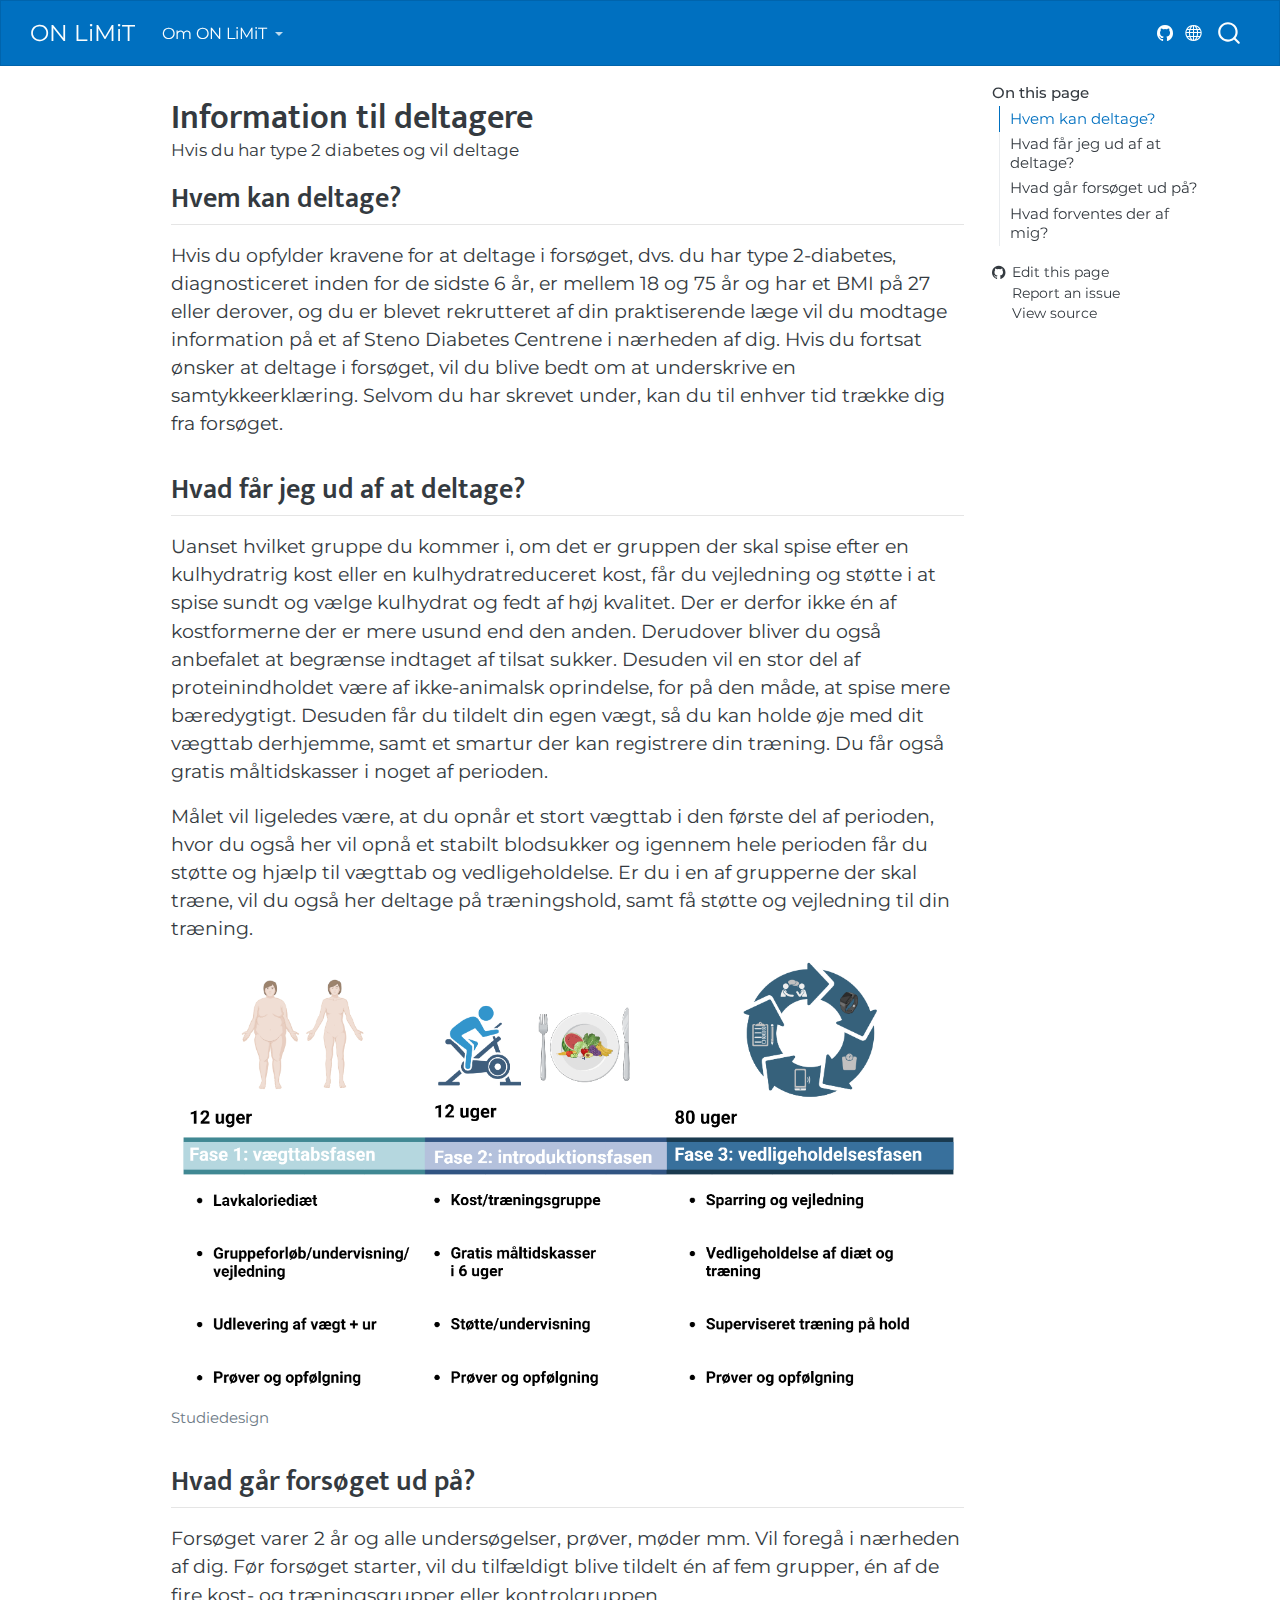
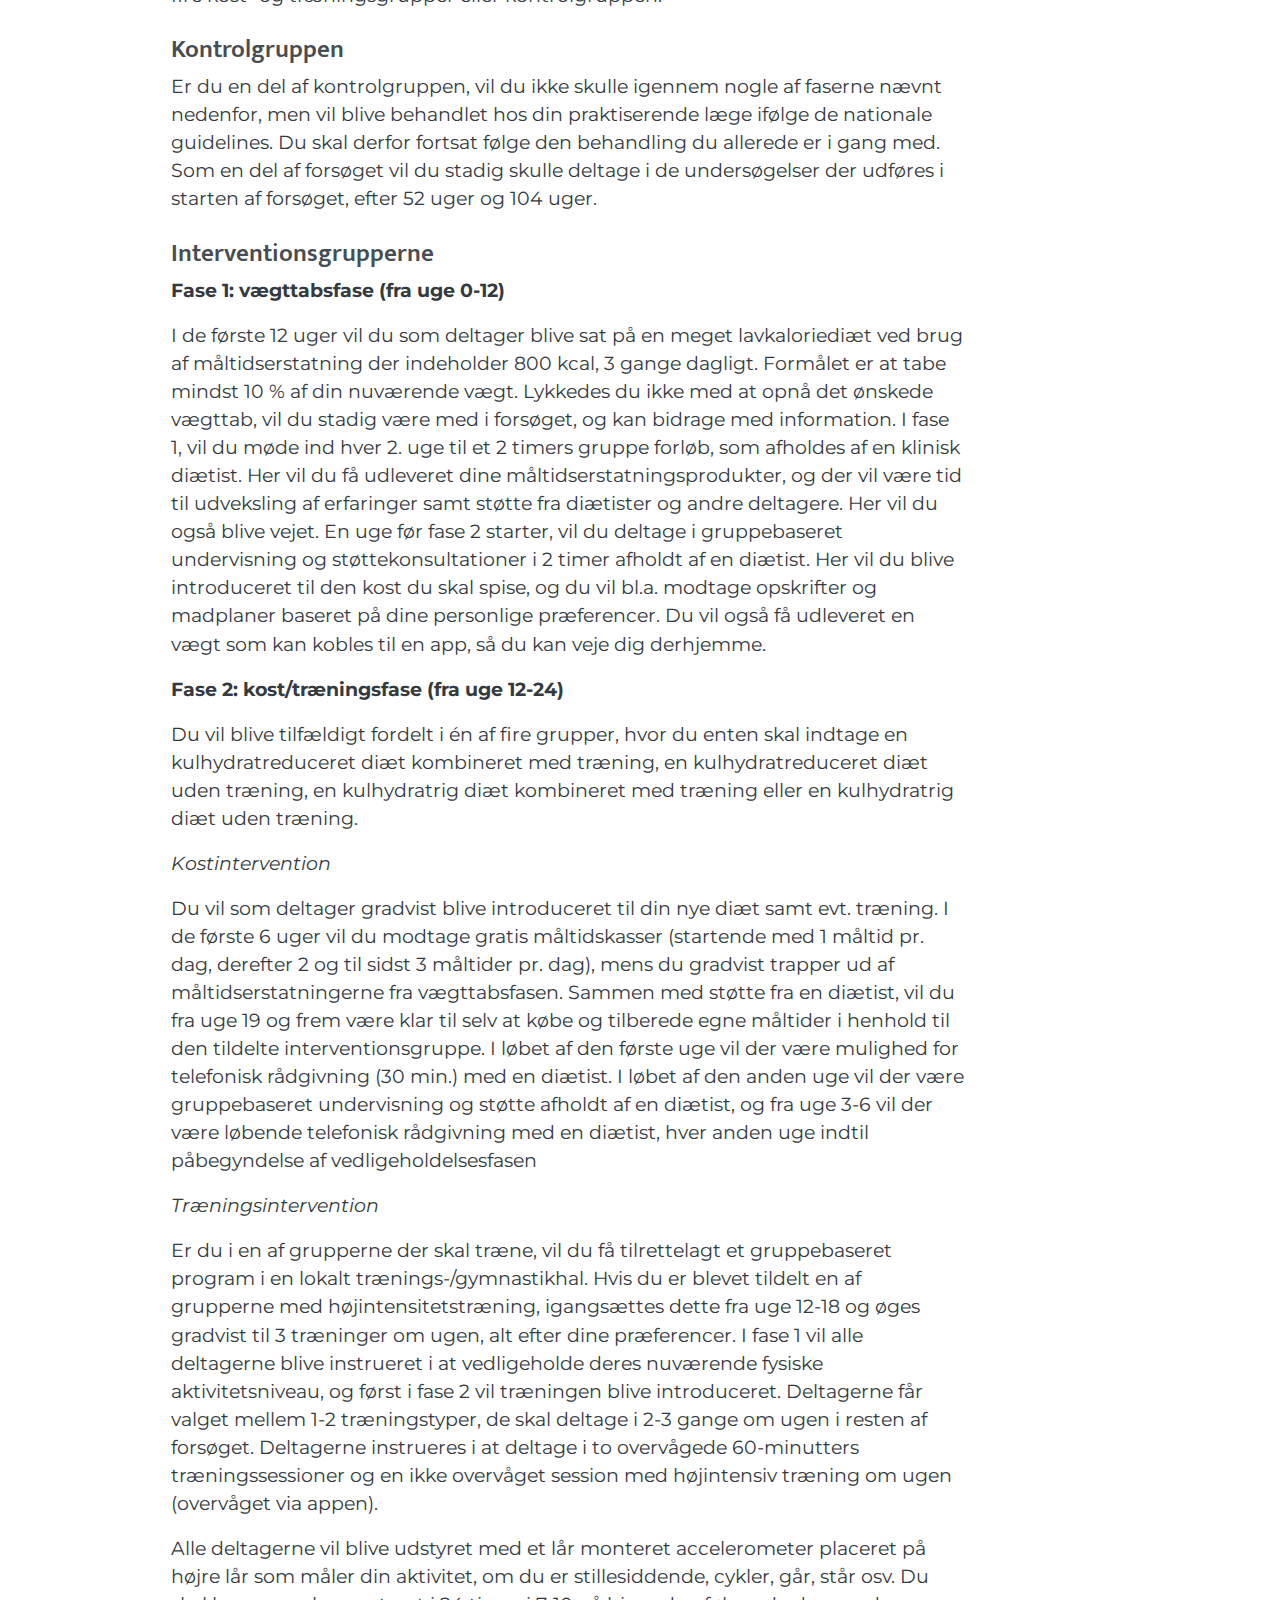
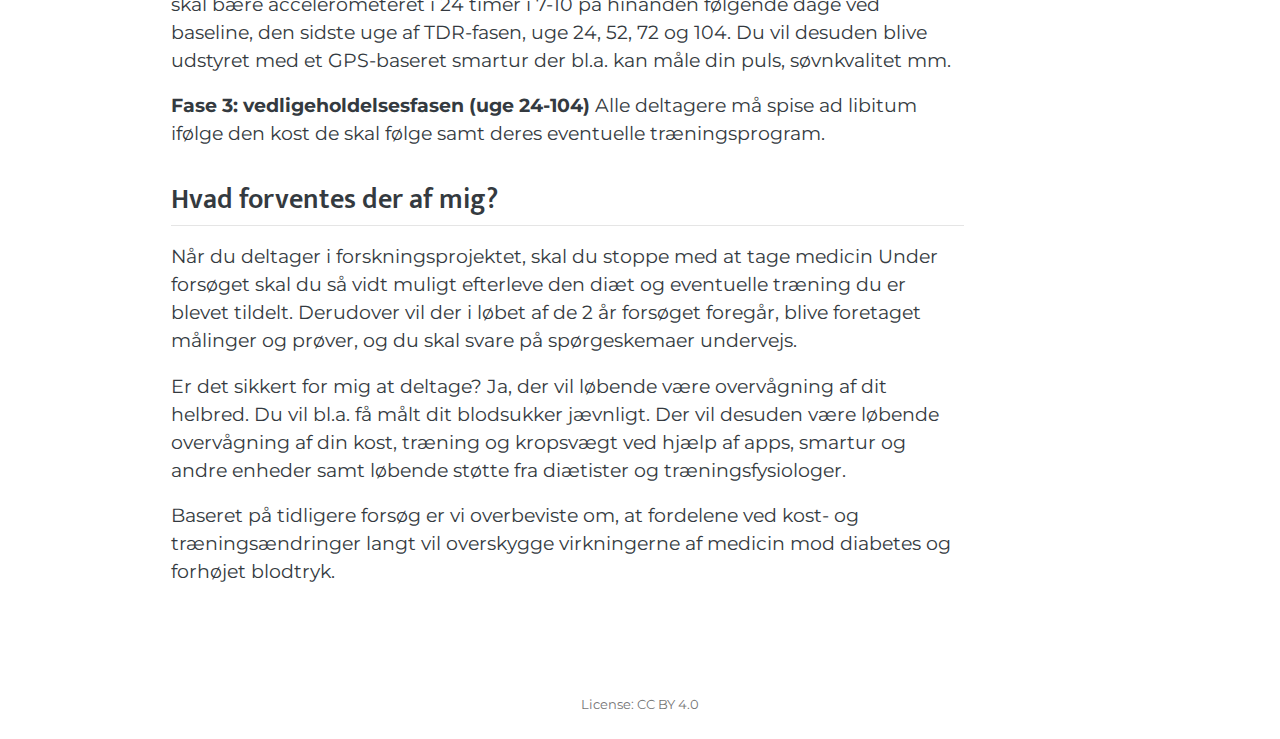
<file: participants.html>
<!DOCTYPE html>
<html xmlns="http://www.w3.org/1999/xhtml" lang="en" xml:lang="en"><head>

<meta charset="utf-8">
<meta name="generator" content="quarto-1.6.40">

<meta name="viewport" content="width=device-width, initial-scale=1.0, user-scalable=yes">

<meta name="description" content="Hvis du har type 2 diabetes og vil deltage">

<title>Information til deltagere – ON LiMiT</title>
<style>
code{white-space: pre-wrap;}
span.smallcaps{font-variant: small-caps;}
div.columns{display: flex; gap: min(4vw, 1.5em);}
div.column{flex: auto; overflow-x: auto;}
div.hanging-indent{margin-left: 1.5em; text-indent: -1.5em;}
ul.task-list{list-style: none;}
ul.task-list li input[type="checkbox"] {
  width: 0.8em;
  margin: 0 0.8em 0.2em -1em; /* quarto-specific, see https://github.com/quarto-dev/quarto-cli/issues/4556 */ 
  vertical-align: middle;
}
</style>


<script src="site_libs/quarto-nav/quarto-nav.js"></script>
<script src="site_libs/clipboard/clipboard.min.js"></script>
<script src="site_libs/quarto-search/autocomplete.umd.js"></script>
<script src="site_libs/quarto-search/fuse.min.js"></script>
<script src="site_libs/quarto-search/quarto-search.js"></script>
<meta name="quarto:offset" content="./">
<script src="site_libs/quarto-html/quarto.js"></script>
<script src="site_libs/quarto-html/popper.min.js"></script>
<script src="site_libs/quarto-html/tippy.umd.min.js"></script>
<script src="site_libs/quarto-html/anchor.min.js"></script>
<link href="site_libs/quarto-html/tippy.css" rel="stylesheet">
<link href="site_libs/quarto-html/quarto-syntax-highlighting-549806ee2085284f45b00abea8c6df48.css" rel="stylesheet" id="quarto-text-highlighting-styles">
<script src="site_libs/bootstrap/bootstrap.min.js"></script>
<link href="site_libs/bootstrap/bootstrap-icons.css" rel="stylesheet">
<link href="site_libs/bootstrap/bootstrap-2d149d0332030a36103d1ced8a79518c.min.css" rel="stylesheet" append-hash="true" id="quarto-bootstrap" data-mode="light">
<script id="quarto-search-options" type="application/json">{
  "location": "navbar",
  "copy-button": false,
  "collapse-after": 3,
  "panel-placement": "end",
  "type": "overlay",
  "limit": 50,
  "keyboard-shortcut": [
    "f",
    "/",
    "s"
  ],
  "language": {
    "search-no-results-text": "No results",
    "search-matching-documents-text": "matching documents",
    "search-copy-link-title": "Copy link to search",
    "search-hide-matches-text": "Hide additional matches",
    "search-more-match-text": "more match in this document",
    "search-more-matches-text": "more matches in this document",
    "search-clear-button-title": "Clear",
    "search-text-placeholder": "",
    "search-detached-cancel-button-title": "Cancel",
    "search-submit-button-title": "Submit",
    "search-label": "Search"
  }
}</script>


</head>

<body class="nav-fixed">

<div id="quarto-search-results"></div>
  <header id="quarto-header" class="headroom fixed-top">
    <nav class="navbar navbar-expand-lg " data-bs-theme="dark">
      <div class="navbar-container container-fluid">
      <div class="navbar-brand-container mx-auto">
    <a class="navbar-brand" href="./index.html">
    <span class="navbar-title">ON LiMiT</span>
    </a>
  </div>
            <div id="quarto-search" class="" title="Search"></div>
          <button class="navbar-toggler" type="button" data-bs-toggle="collapse" data-bs-target="#navbarCollapse" aria-controls="navbarCollapse" role="menu" aria-expanded="false" aria-label="Toggle navigation" onclick="if (window.quartoToggleHeadroom) { window.quartoToggleHeadroom(); }">
  <span class="navbar-toggler-icon"></span>
</button>
          <div class="collapse navbar-collapse" id="navbarCollapse">
            <ul class="navbar-nav navbar-nav-scroll me-auto">
  <li class="nav-item dropdown ">
    <a class="nav-link dropdown-toggle" href="#" id="nav-menu-om-on-limit" role="link" data-bs-toggle="dropdown" aria-expanded="false">
 <span class="menu-text">Om ON LiMiT</span>
    </a>
    <ul class="dropdown-menu" aria-labelledby="nav-menu-om-on-limit">    
        <li>
    <a class="dropdown-item" href="./about.html">
 <span class="dropdown-text">Om ON LiMiT</span></a>
  </li>  
        <li>
    <a class="dropdown-item" href="./practitioners.html">
 <span class="dropdown-text">For praktiserende læger</span></a>
  </li>  
        <li>
    <a class="dropdown-item" href="./participants.html">
 <span class="dropdown-text">For deltagere</span></a>
  </li>  
        <li>
    <a class="dropdown-item" href="./researchers.html">
 <span class="dropdown-text">For forskere</span></a>
  </li>  
    </ul>
  </li>
</ul>
          </div> <!-- /navcollapse -->
            <div class="quarto-navbar-tools">
    <a href="https://github.com/steno-aarhus/ON-LiMiT" title="" class="quarto-navigation-tool px-1" aria-label="GitHub icon: Link to ON LiMIT GitHub page"><i class="bi bi-github"></i></a>
    <a href="./directory.html" title="Find vej på denne side" class="quarto-navigation-tool px-1" aria-label="Globe icon: Link to directory page of other SDCA websites"><i class="bi bi-globe"></i></a>
</div>
      </div> <!-- /container-fluid -->
    </nav>
</header>
<!-- content -->
<div id="quarto-content" class="quarto-container page-columns page-rows-contents page-layout-article page-navbar">
<!-- sidebar -->
<!-- margin-sidebar -->
    <div id="quarto-margin-sidebar" class="sidebar margin-sidebar">
        <nav id="TOC" role="doc-toc" class="toc-active">
    <h2 id="toc-title">On this page</h2>
   
  <ul>
  <li><a href="#hvem-kan-deltage" id="toc-hvem-kan-deltage" class="nav-link active" data-scroll-target="#hvem-kan-deltage">Hvem kan deltage?</a></li>
  <li><a href="#hvad-får-jeg-ud-af-at-deltage" id="toc-hvad-får-jeg-ud-af-at-deltage" class="nav-link" data-scroll-target="#hvad-får-jeg-ud-af-at-deltage">Hvad får jeg ud af at deltage?</a></li>
  <li><a href="#hvad-går-forsøget-ud-på" id="toc-hvad-går-forsøget-ud-på" class="nav-link" data-scroll-target="#hvad-går-forsøget-ud-på">Hvad går forsøget ud på?</a>
  <ul class="collapse">
  <li><a href="#kontrolgruppen" id="toc-kontrolgruppen" class="nav-link" data-scroll-target="#kontrolgruppen">Kontrolgruppen</a></li>
  <li><a href="#interventionsgrupperne" id="toc-interventionsgrupperne" class="nav-link" data-scroll-target="#interventionsgrupperne">Interventionsgrupperne</a></li>
  </ul></li>
  <li><a href="#hvad-forventes-der-af-mig" id="toc-hvad-forventes-der-af-mig" class="nav-link" data-scroll-target="#hvad-forventes-der-af-mig">Hvad forventes der af mig?</a></li>
  </ul>
<div class="toc-actions"><ul><li><a href="https://github.com/steno-aarhus/ON-LiMiT/edit/main/participants.md" class="toc-action"><i class="bi bi-github"></i>Edit this page</a></li><li><a href="https://github.com/steno-aarhus/ON-LiMiT/issues/new" class="toc-action"><i class="bi empty"></i>Report an issue</a></li><li><a href="https://github.com/steno-aarhus/ON-LiMiT/blob/main/participants.md" class="toc-action"><i class="bi empty"></i>View source</a></li></ul></div></nav>
    </div>
<!-- main -->
<main class="content" id="quarto-document-content">

<header id="title-block-header" class="quarto-title-block default">
<div class="quarto-title">
<h1 class="title">Information til deltagere</h1>
</div>

<div>
  <div class="description">
    <p>Hvis du har type 2 diabetes og vil deltage</p>
  </div>
</div>


<div class="quarto-title-meta">

    
  
    
  </div>
  


</header>


<section id="hvem-kan-deltage" class="level2">
<h2 class="anchored" data-anchor-id="hvem-kan-deltage">Hvem kan deltage?</h2>
<p>Hvis du opfylder kravene for at deltage i forsøget, dvs. du har type 2-diabetes, diagnosticeret inden for de sidste 6 år, er mellem 18 og 75 år og har et BMI på 27 eller derover, og du er blevet rekrutteret af din praktiserende læge vil du modtage information på et af Steno Diabetes Centrene i nærheden af dig. Hvis du fortsat ønsker at deltage i forsøget, vil du blive bedt om at underskrive en samtykkeerklæring. Selvom du har skrevet under, kan du til enhver tid trække dig fra forsøget.</p>
</section>
<section id="hvad-får-jeg-ud-af-at-deltage" class="level2">
<h2 class="anchored" data-anchor-id="hvad-får-jeg-ud-af-at-deltage">Hvad får jeg ud af at deltage?</h2>
<p>Uanset hvilket gruppe du kommer i, om det er gruppen der skal spise efter en kulhydratrig kost eller en kulhydratreduceret kost, får du vejledning og støtte i at spise sundt og vælge kulhydrat og fedt af høj kvalitet. Der er derfor ikke én af kostformerne der er mere usund end den anden. Derudover bliver du også anbefalet at begrænse indtaget af tilsat sukker. Desuden vil en stor del af proteinindholdet være af ikke-animalsk oprindelse, for på den måde, at spise mere bæredygtigt. Desuden får du tildelt din egen vægt, så du kan holde øje med dit vægttab derhjemme, samt et smartur der kan registrere din træning. Du får også gratis måltidskasser i noget af perioden.</p>
<p>Målet vil ligeledes være, at du opnår et stort vægttab i den første del af perioden, hvor du også her vil opnå et stabilt blodsukker og igennem hele perioden får du støtte og hjælp til vægttab og vedligeholdelse. Er du i en af grupperne der skal træne, vil du også her deltage på træningshold, samt få støtte og vejledning til din træning.</p>
<div class="quarto-figure quarto-figure-center">
<figure class="figure">
<p><img src="./images/participant-benefits.png" class="img-fluid figure-img"></p>
<figcaption>Studiedesign</figcaption>
</figure>
</div>
</section>
<section id="hvad-går-forsøget-ud-på" class="level2">
<h2 class="anchored" data-anchor-id="hvad-går-forsøget-ud-på">Hvad går forsøget ud på?</h2>
<p>Forsøget varer 2 år og alle undersøgelser, prøver, møder mm. Vil foregå i nærheden af dig. Før forsøget starter, vil du tilfældigt blive tildelt én af fem grupper, én af de fire kost- og træningsgrupper eller kontrolgruppen.</p>
<section id="kontrolgruppen" class="level3">
<h3 class="anchored" data-anchor-id="kontrolgruppen">Kontrolgruppen</h3>
<p>Er du en del af kontrolgruppen, vil du ikke skulle igennem nogle af faserne nævnt nedenfor, men vil blive behandlet hos din praktiserende læge ifølge de nationale guidelines. Du skal derfor fortsat følge den behandling du allerede er i gang med. Som en del af forsøget vil du stadig skulle deltage i de undersøgelser der udføres i starten af forsøget, efter 52 uger og 104 uger.</p>
</section>
<section id="interventionsgrupperne" class="level3">
<h3 class="anchored" data-anchor-id="interventionsgrupperne">Interventionsgrupperne</h3>
<p><strong>Fase 1: vægttabsfase (fra uge 0-12)</strong></p>
<p>I de første 12 uger vil du som deltager blive sat på en meget lavkaloriediæt ved brug af måltidserstatning der indeholder 800 kcal, 3 gange dagligt. Formålet er at tabe mindst 10 % af din nuværende vægt. Lykkedes du ikke med at opnå det ønskede vægttab, vil du stadig være med i forsøget, og kan bidrage med information. I fase 1, vil du møde ind hver 2. uge til et 2 timers gruppe forløb, som afholdes af en klinisk diætist. Her vil du få udleveret dine måltidserstatningsprodukter, og der vil være tid til udveksling af erfaringer samt støtte fra diætister og andre deltagere. Her vil du også blive vejet. En uge før fase 2 starter, vil du deltage i gruppebaseret undervisning og støttekonsultationer i 2 timer afholdt af en diætist. Her vil du blive introduceret til den kost du skal spise, og du vil bl.a. modtage opskrifter og madplaner baseret på dine personlige præferencer. Du vil også få udleveret en vægt som kan kobles til en app, så du kan veje dig derhjemme.</p>
<p><strong>Fase 2: kost/træningsfase (fra uge 12-24)</strong></p>
<p>Du vil blive tilfældigt fordelt i én af fire grupper, hvor du enten skal indtage en kulhydratreduceret diæt kombineret med træning, en kulhydratreduceret diæt uden træning, en kulhydratrig diæt kombineret med træning eller en kulhydratrig diæt uden træning.</p>
<p><em>Kostintervention</em></p>
<p>Du vil som deltager gradvist blive introduceret til din nye diæt samt evt. træning. I de første 6 uger vil du modtage gratis måltidskasser (startende med 1 måltid pr. dag, derefter 2 og til sidst 3 måltider pr. dag), mens du gradvist trapper ud af måltidserstatningerne fra vægttabsfasen. Sammen med støtte fra en diætist, vil du fra uge 19 og frem være klar til selv at købe og tilberede egne måltider i henhold til den tildelte interventionsgruppe. I løbet af den første uge vil der være mulighed for telefonisk rådgivning (30 min.) med en diætist. I løbet af den anden uge vil der være gruppebaseret undervisning og støtte afholdt af en diætist, og fra uge 3-6 vil der være løbende telefonisk rådgivning med en diætist, hver anden uge indtil påbegyndelse af vedligeholdelsesfasen</p>
<p><em>Træningsintervention</em></p>
<p>Er du i en af grupperne der skal træne, vil du få tilrettelagt et gruppebaseret program i en lokalt trænings-/gymnastikhal. Hvis du er blevet tildelt en af grupperne med højintensitetstræning, igangsættes dette fra uge 12-18 og øges gradvist til 3 træninger om ugen, alt efter dine præferencer. I fase 1 vil alle deltagerne blive instrueret i at vedligeholde deres nuværende fysiske aktivitetsniveau, og først i fase 2 vil træningen blive introduceret. Deltagerne får valget mellem 1-2 træningstyper, de skal deltage i 2-3 gange om ugen i resten af forsøget. Deltagerne instrueres i at deltage i to overvågede 60-minutters træningssessioner og en ikke overvåget session med højintensiv træning om ugen (overvåget via appen).</p>
<p>Alle deltagerne vil blive udstyret med et lår monteret accelerometer placeret på højre lår som måler din aktivitet, om du er stillesiddende, cykler, går, står osv. Du skal bære accelerometeret i 24 timer i 7-10 på hinanden følgende dage ved baseline, den sidste uge af TDR-fasen, uge 24, 52, 72 og 104. Du vil desuden blive udstyret med et GPS-baseret smartur der bl.a. kan måle din puls, søvnkvalitet mm.</p>
<p><strong>Fase 3: vedligeholdelsesfasen (uge 24-104)</strong> Alle deltagere må spise ad libitum ifølge den kost de skal følge samt deres eventuelle træningsprogram.</p>
</section>
</section>
<section id="hvad-forventes-der-af-mig" class="level2">
<h2 class="anchored" data-anchor-id="hvad-forventes-der-af-mig">Hvad forventes der af mig?</h2>
<p>Når du deltager i forskningsprojektet, skal du stoppe med at tage medicin Under forsøget skal du så vidt muligt efterleve den diæt og eventuelle træning du er blevet tildelt. Derudover vil der i løbet af de 2 år forsøget foregår, blive foretaget målinger og prøver, og du skal svare på spørgeskemaer undervejs.</p>
<p>Er det sikkert for mig at deltage? Ja, der vil løbende være overvågning af dit helbred. Du vil bl.a. få målt dit blodsukker jævnligt. Der vil desuden være løbende overvågning af din kost, træning og kropsvægt ved hjælp af apps, smartur og andre enheder samt løbende støtte fra diætister og træningsfysiologer.</p>
<p>Baseret på tidligere forsøg er vi overbeviste om, at fordelene ved kost- og træningsændringer langt vil overskygge virkningerne af medicin mod diabetes og forhøjet blodtryk.</p>


</section>

</main> <!-- /main -->
<script id="quarto-html-after-body" type="application/javascript">
window.document.addEventListener("DOMContentLoaded", function (event) {
  const toggleBodyColorMode = (bsSheetEl) => {
    const mode = bsSheetEl.getAttribute("data-mode");
    const bodyEl = window.document.querySelector("body");
    if (mode === "dark") {
      bodyEl.classList.add("quarto-dark");
      bodyEl.classList.remove("quarto-light");
    } else {
      bodyEl.classList.add("quarto-light");
      bodyEl.classList.remove("quarto-dark");
    }
  }
  const toggleBodyColorPrimary = () => {
    const bsSheetEl = window.document.querySelector("link#quarto-bootstrap");
    if (bsSheetEl) {
      toggleBodyColorMode(bsSheetEl);
    }
  }
  toggleBodyColorPrimary();  
  const icon = "";
  const anchorJS = new window.AnchorJS();
  anchorJS.options = {
    placement: 'right',
    icon: icon
  };
  anchorJS.add('.anchored');
  const isCodeAnnotation = (el) => {
    for (const clz of el.classList) {
      if (clz.startsWith('code-annotation-')) {                     
        return true;
      }
    }
    return false;
  }
  const onCopySuccess = function(e) {
    // button target
    const button = e.trigger;
    // don't keep focus
    button.blur();
    // flash "checked"
    button.classList.add('code-copy-button-checked');
    var currentTitle = button.getAttribute("title");
    button.setAttribute("title", "Copied!");
    let tooltip;
    if (window.bootstrap) {
      button.setAttribute("data-bs-toggle", "tooltip");
      button.setAttribute("data-bs-placement", "left");
      button.setAttribute("data-bs-title", "Copied!");
      tooltip = new bootstrap.Tooltip(button, 
        { trigger: "manual", 
          customClass: "code-copy-button-tooltip",
          offset: [0, -8]});
      tooltip.show();    
    }
    setTimeout(function() {
      if (tooltip) {
        tooltip.hide();
        button.removeAttribute("data-bs-title");
        button.removeAttribute("data-bs-toggle");
        button.removeAttribute("data-bs-placement");
      }
      button.setAttribute("title", currentTitle);
      button.classList.remove('code-copy-button-checked');
    }, 1000);
    // clear code selection
    e.clearSelection();
  }
  const getTextToCopy = function(trigger) {
      const codeEl = trigger.previousElementSibling.cloneNode(true);
      for (const childEl of codeEl.children) {
        if (isCodeAnnotation(childEl)) {
          childEl.remove();
        }
      }
      return codeEl.innerText;
  }
  const clipboard = new window.ClipboardJS('.code-copy-button:not([data-in-quarto-modal])', {
    text: getTextToCopy
  });
  clipboard.on('success', onCopySuccess);
  if (window.document.getElementById('quarto-embedded-source-code-modal')) {
    const clipboardModal = new window.ClipboardJS('.code-copy-button[data-in-quarto-modal]', {
      text: getTextToCopy,
      container: window.document.getElementById('quarto-embedded-source-code-modal')
    });
    clipboardModal.on('success', onCopySuccess);
  }
    var localhostRegex = new RegExp(/^(?:http|https):\/\/localhost\:?[0-9]*\//);
    var mailtoRegex = new RegExp(/^mailto:/);
      var filterRegex = new RegExp("https:\/\/steno-aarhus\.github\.io\/ON-LiMiT\/");
    var isInternal = (href) => {
        return filterRegex.test(href) || localhostRegex.test(href) || mailtoRegex.test(href);
    }
    // Inspect non-navigation links and adorn them if external
 	var links = window.document.querySelectorAll('a[href]:not(.nav-link):not(.navbar-brand):not(.toc-action):not(.sidebar-link):not(.sidebar-item-toggle):not(.pagination-link):not(.no-external):not([aria-hidden]):not(.dropdown-item):not(.quarto-navigation-tool):not(.about-link)');
    for (var i=0; i<links.length; i++) {
      const link = links[i];
      if (!isInternal(link.href)) {
        // undo the damage that might have been done by quarto-nav.js in the case of
        // links that we want to consider external
        if (link.dataset.originalHref !== undefined) {
          link.href = link.dataset.originalHref;
        }
      }
    }
  function tippyHover(el, contentFn, onTriggerFn, onUntriggerFn) {
    const config = {
      allowHTML: true,
      maxWidth: 500,
      delay: 100,
      arrow: false,
      appendTo: function(el) {
          return el.parentElement;
      },
      interactive: true,
      interactiveBorder: 10,
      theme: 'quarto',
      placement: 'bottom-start',
    };
    if (contentFn) {
      config.content = contentFn;
    }
    if (onTriggerFn) {
      config.onTrigger = onTriggerFn;
    }
    if (onUntriggerFn) {
      config.onUntrigger = onUntriggerFn;
    }
    window.tippy(el, config); 
  }
  const noterefs = window.document.querySelectorAll('a[role="doc-noteref"]');
  for (var i=0; i<noterefs.length; i++) {
    const ref = noterefs[i];
    tippyHover(ref, function() {
      // use id or data attribute instead here
      let href = ref.getAttribute('data-footnote-href') || ref.getAttribute('href');
      try { href = new URL(href).hash; } catch {}
      const id = href.replace(/^#\/?/, "");
      const note = window.document.getElementById(id);
      if (note) {
        return note.innerHTML;
      } else {
        return "";
      }
    });
  }
  const xrefs = window.document.querySelectorAll('a.quarto-xref');
  const processXRef = (id, note) => {
    // Strip column container classes
    const stripColumnClz = (el) => {
      el.classList.remove("page-full", "page-columns");
      if (el.children) {
        for (const child of el.children) {
          stripColumnClz(child);
        }
      }
    }
    stripColumnClz(note)
    if (id === null || id.startsWith('sec-')) {
      // Special case sections, only their first couple elements
      const container = document.createElement("div");
      if (note.children && note.children.length > 2) {
        container.appendChild(note.children[0].cloneNode(true));
        for (let i = 1; i < note.children.length; i++) {
          const child = note.children[i];
          if (child.tagName === "P" && child.innerText === "") {
            continue;
          } else {
            container.appendChild(child.cloneNode(true));
            break;
          }
        }
        if (window.Quarto?.typesetMath) {
          window.Quarto.typesetMath(container);
        }
        return container.innerHTML
      } else {
        if (window.Quarto?.typesetMath) {
          window.Quarto.typesetMath(note);
        }
        return note.innerHTML;
      }
    } else {
      // Remove any anchor links if they are present
      const anchorLink = note.querySelector('a.anchorjs-link');
      if (anchorLink) {
        anchorLink.remove();
      }
      if (window.Quarto?.typesetMath) {
        window.Quarto.typesetMath(note);
      }
      if (note.classList.contains("callout")) {
        return note.outerHTML;
      } else {
        return note.innerHTML;
      }
    }
  }
  for (var i=0; i<xrefs.length; i++) {
    const xref = xrefs[i];
    tippyHover(xref, undefined, function(instance) {
      instance.disable();
      let url = xref.getAttribute('href');
      let hash = undefined; 
      if (url.startsWith('#')) {
        hash = url;
      } else {
        try { hash = new URL(url).hash; } catch {}
      }
      if (hash) {
        const id = hash.replace(/^#\/?/, "");
        const note = window.document.getElementById(id);
        if (note !== null) {
          try {
            const html = processXRef(id, note.cloneNode(true));
            instance.setContent(html);
          } finally {
            instance.enable();
            instance.show();
          }
        } else {
          // See if we can fetch this
          fetch(url.split('#')[0])
          .then(res => res.text())
          .then(html => {
            const parser = new DOMParser();
            const htmlDoc = parser.parseFromString(html, "text/html");
            const note = htmlDoc.getElementById(id);
            if (note !== null) {
              const html = processXRef(id, note);
              instance.setContent(html);
            } 
          }).finally(() => {
            instance.enable();
            instance.show();
          });
        }
      } else {
        // See if we can fetch a full url (with no hash to target)
        // This is a special case and we should probably do some content thinning / targeting
        fetch(url)
        .then(res => res.text())
        .then(html => {
          const parser = new DOMParser();
          const htmlDoc = parser.parseFromString(html, "text/html");
          const note = htmlDoc.querySelector('main.content');
          if (note !== null) {
            // This should only happen for chapter cross references
            // (since there is no id in the URL)
            // remove the first header
            if (note.children.length > 0 && note.children[0].tagName === "HEADER") {
              note.children[0].remove();
            }
            const html = processXRef(null, note);
            instance.setContent(html);
          } 
        }).finally(() => {
          instance.enable();
          instance.show();
        });
      }
    }, function(instance) {
    });
  }
      let selectedAnnoteEl;
      const selectorForAnnotation = ( cell, annotation) => {
        let cellAttr = 'data-code-cell="' + cell + '"';
        let lineAttr = 'data-code-annotation="' +  annotation + '"';
        const selector = 'span[' + cellAttr + '][' + lineAttr + ']';
        return selector;
      }
      const selectCodeLines = (annoteEl) => {
        const doc = window.document;
        const targetCell = annoteEl.getAttribute("data-target-cell");
        const targetAnnotation = annoteEl.getAttribute("data-target-annotation");
        const annoteSpan = window.document.querySelector(selectorForAnnotation(targetCell, targetAnnotation));
        const lines = annoteSpan.getAttribute("data-code-lines").split(",");
        const lineIds = lines.map((line) => {
          return targetCell + "-" + line;
        })
        let top = null;
        let height = null;
        let parent = null;
        if (lineIds.length > 0) {
            //compute the position of the single el (top and bottom and make a div)
            const el = window.document.getElementById(lineIds[0]);
            top = el.offsetTop;
            height = el.offsetHeight;
            parent = el.parentElement.parentElement;
          if (lineIds.length > 1) {
            const lastEl = window.document.getElementById(lineIds[lineIds.length - 1]);
            const bottom = lastEl.offsetTop + lastEl.offsetHeight;
            height = bottom - top;
          }
          if (top !== null && height !== null && parent !== null) {
            // cook up a div (if necessary) and position it 
            let div = window.document.getElementById("code-annotation-line-highlight");
            if (div === null) {
              div = window.document.createElement("div");
              div.setAttribute("id", "code-annotation-line-highlight");
              div.style.position = 'absolute';
              parent.appendChild(div);
            }
            div.style.top = top - 2 + "px";
            div.style.height = height + 4 + "px";
            div.style.left = 0;
            let gutterDiv = window.document.getElementById("code-annotation-line-highlight-gutter");
            if (gutterDiv === null) {
              gutterDiv = window.document.createElement("div");
              gutterDiv.setAttribute("id", "code-annotation-line-highlight-gutter");
              gutterDiv.style.position = 'absolute';
              const codeCell = window.document.getElementById(targetCell);
              const gutter = codeCell.querySelector('.code-annotation-gutter');
              gutter.appendChild(gutterDiv);
            }
            gutterDiv.style.top = top - 2 + "px";
            gutterDiv.style.height = height + 4 + "px";
          }
          selectedAnnoteEl = annoteEl;
        }
      };
      const unselectCodeLines = () => {
        const elementsIds = ["code-annotation-line-highlight", "code-annotation-line-highlight-gutter"];
        elementsIds.forEach((elId) => {
          const div = window.document.getElementById(elId);
          if (div) {
            div.remove();
          }
        });
        selectedAnnoteEl = undefined;
      };
        // Handle positioning of the toggle
    window.addEventListener(
      "resize",
      throttle(() => {
        elRect = undefined;
        if (selectedAnnoteEl) {
          selectCodeLines(selectedAnnoteEl);
        }
      }, 10)
    );
    function throttle(fn, ms) {
    let throttle = false;
    let timer;
      return (...args) => {
        if(!throttle) { // first call gets through
            fn.apply(this, args);
            throttle = true;
        } else { // all the others get throttled
            if(timer) clearTimeout(timer); // cancel #2
            timer = setTimeout(() => {
              fn.apply(this, args);
              timer = throttle = false;
            }, ms);
        }
      };
    }
      // Attach click handler to the DT
      const annoteDls = window.document.querySelectorAll('dt[data-target-cell]');
      for (const annoteDlNode of annoteDls) {
        annoteDlNode.addEventListener('click', (event) => {
          const clickedEl = event.target;
          if (clickedEl !== selectedAnnoteEl) {
            unselectCodeLines();
            const activeEl = window.document.querySelector('dt[data-target-cell].code-annotation-active');
            if (activeEl) {
              activeEl.classList.remove('code-annotation-active');
            }
            selectCodeLines(clickedEl);
            clickedEl.classList.add('code-annotation-active');
          } else {
            // Unselect the line
            unselectCodeLines();
            clickedEl.classList.remove('code-annotation-active');
          }
        });
      }
  const findCites = (el) => {
    const parentEl = el.parentElement;
    if (parentEl) {
      const cites = parentEl.dataset.cites;
      if (cites) {
        return {
          el,
          cites: cites.split(' ')
        };
      } else {
        return findCites(el.parentElement)
      }
    } else {
      return undefined;
    }
  };
  var bibliorefs = window.document.querySelectorAll('a[role="doc-biblioref"]');
  for (var i=0; i<bibliorefs.length; i++) {
    const ref = bibliorefs[i];
    const citeInfo = findCites(ref);
    if (citeInfo) {
      tippyHover(citeInfo.el, function() {
        var popup = window.document.createElement('div');
        citeInfo.cites.forEach(function(cite) {
          var citeDiv = window.document.createElement('div');
          citeDiv.classList.add('hanging-indent');
          citeDiv.classList.add('csl-entry');
          var biblioDiv = window.document.getElementById('ref-' + cite);
          if (biblioDiv) {
            citeDiv.innerHTML = biblioDiv.innerHTML;
          }
          popup.appendChild(citeDiv);
        });
        return popup.innerHTML;
      });
    }
  }
});
</script>
</div> <!-- /content -->
<footer class="footer">
  <div class="nav-footer">
    <div class="nav-footer-left">
      &nbsp;
    </div>   
    <div class="nav-footer-center">
      <ul class="footer-items list-unstyled">
    <li class="nav-item">
    <a class="nav-link" href="https://creativecommons.org/licenses/by/4.0/">
<p>License: CC BY 4.0</p>
</a>
  </li>  
</ul>
    <div class="toc-actions d-sm-block d-md-none"><ul><li><a href="https://github.com/steno-aarhus/ON-LiMiT/edit/main/participants.md" class="toc-action"><i class="bi bi-github"></i>Edit this page</a></li><li><a href="https://github.com/steno-aarhus/ON-LiMiT/issues/new" class="toc-action"><i class="bi empty"></i>Report an issue</a></li><li><a href="https://github.com/steno-aarhus/ON-LiMiT/blob/main/participants.md" class="toc-action"><i class="bi empty"></i>View source</a></li></ul></div></div>
    <div class="nav-footer-right">
      &nbsp;
    </div>
  </div>
</footer>




</body></html>
</file>
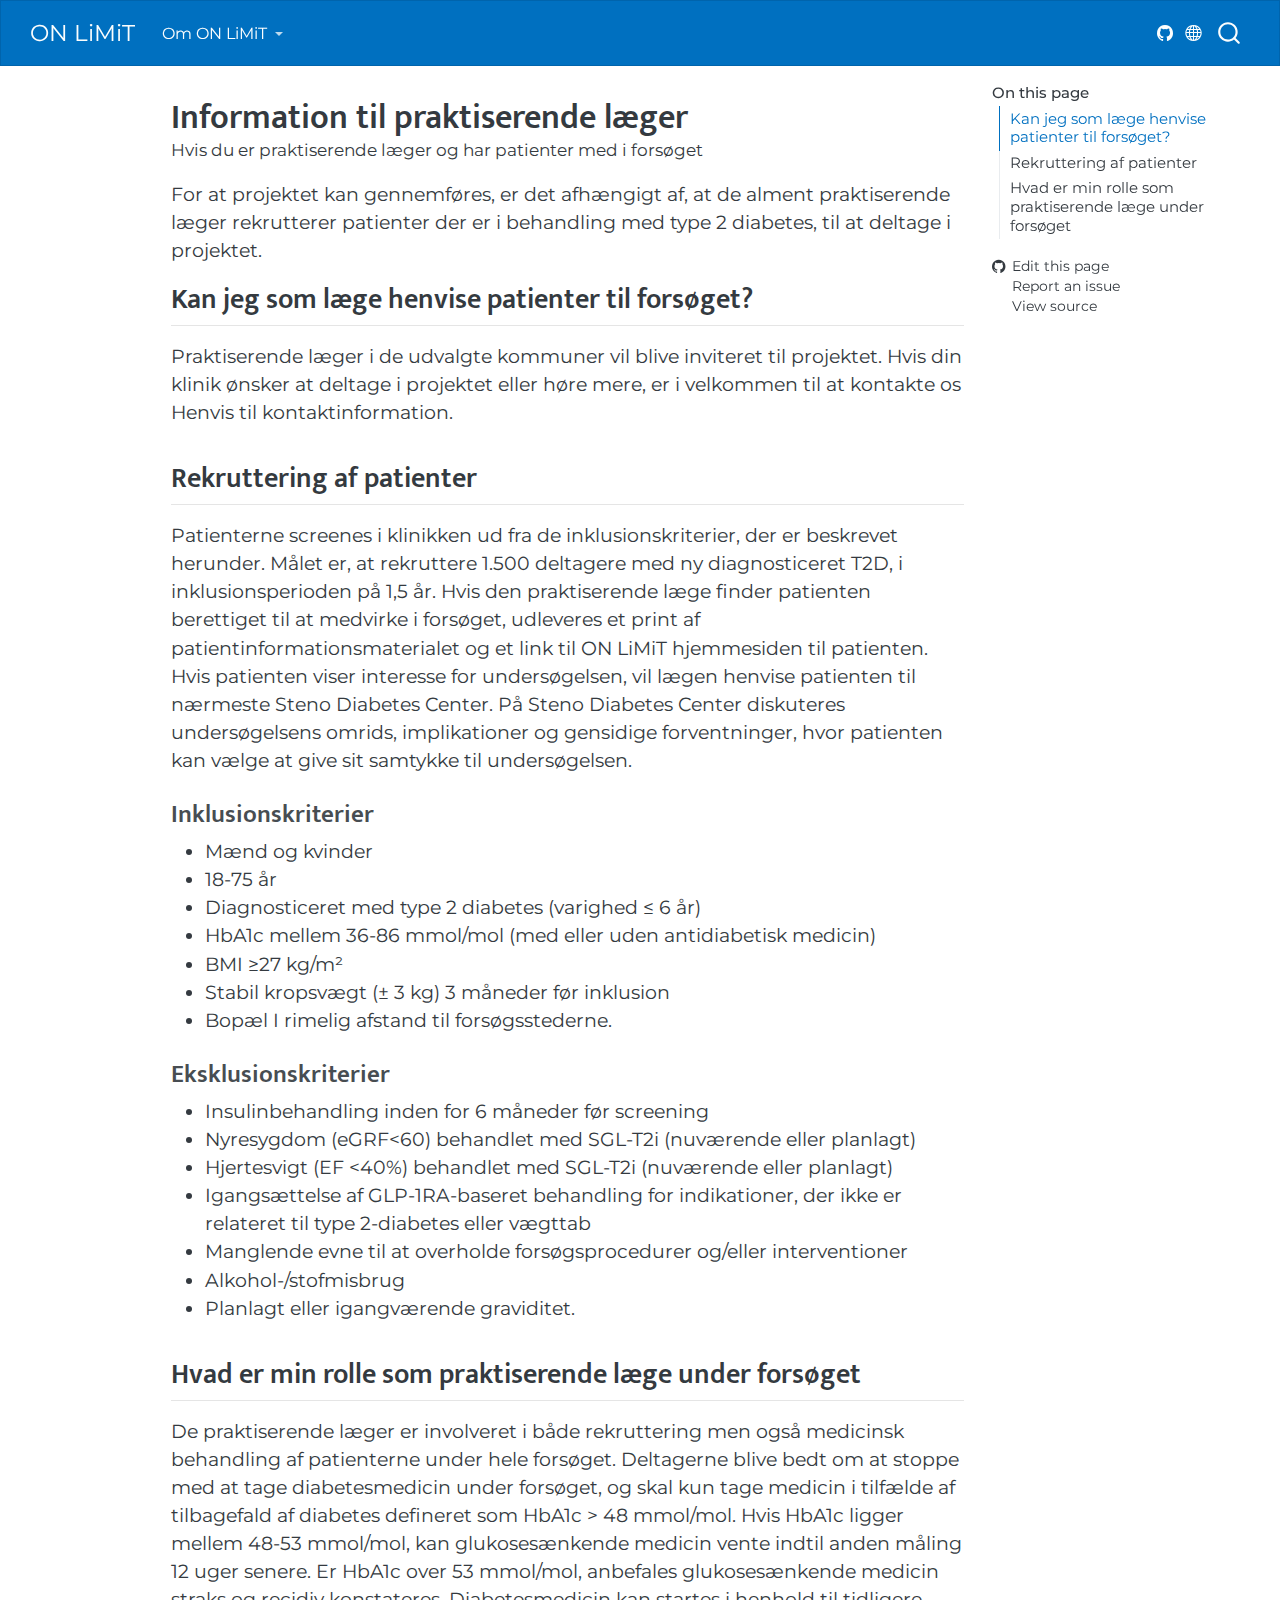
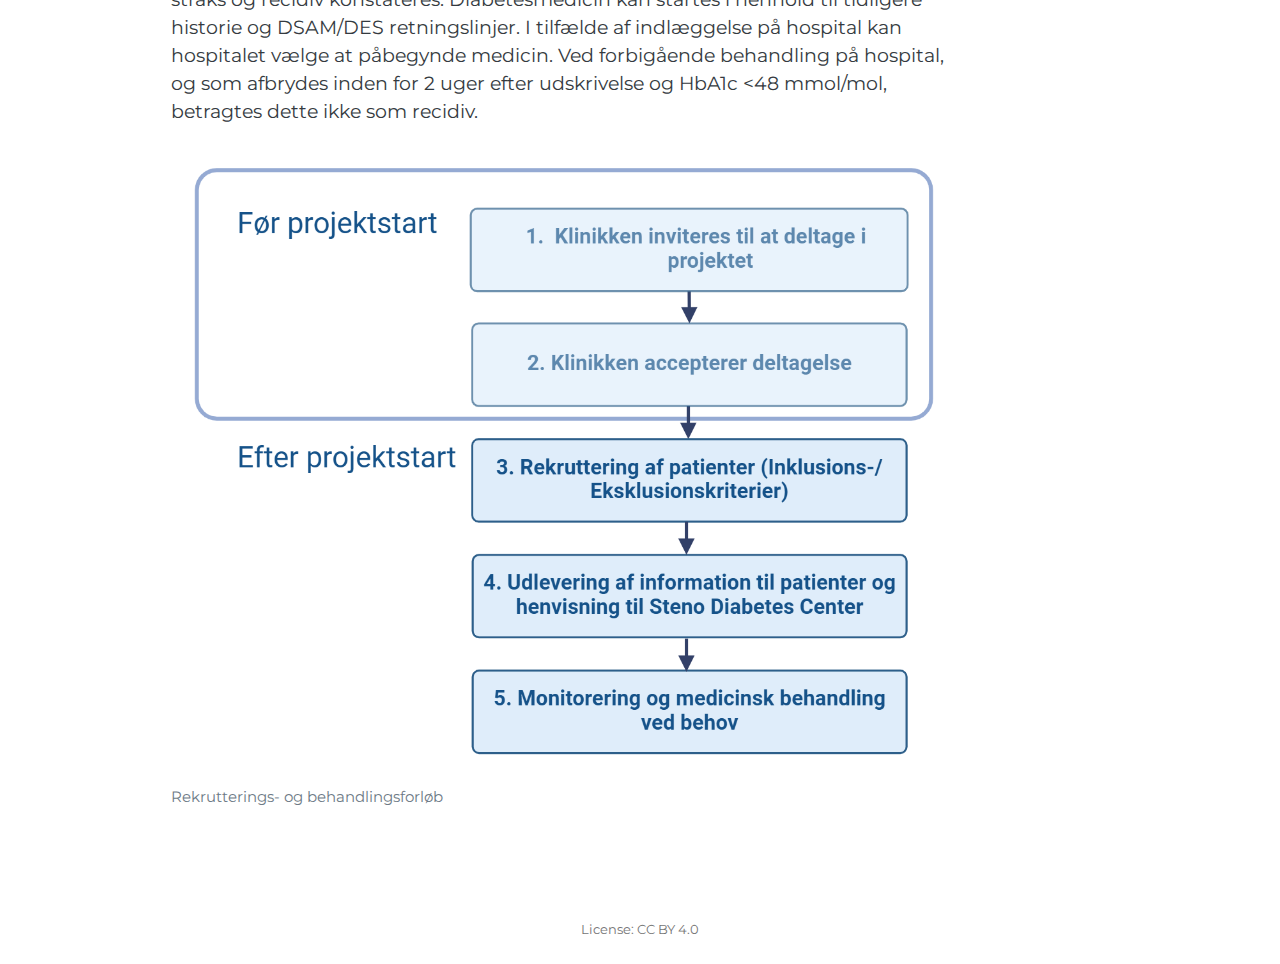
<file: practitioners.html>
<!DOCTYPE html>
<html xmlns="http://www.w3.org/1999/xhtml" lang="en" xml:lang="en"><head>

<meta charset="utf-8">
<meta name="generator" content="quarto-1.6.40">

<meta name="viewport" content="width=device-width, initial-scale=1.0, user-scalable=yes">

<meta name="description" content="Hvis du er praktiserende læger og har patienter med i forsøget">

<title>Information til praktiserende læger – ON LiMiT</title>
<style>
code{white-space: pre-wrap;}
span.smallcaps{font-variant: small-caps;}
div.columns{display: flex; gap: min(4vw, 1.5em);}
div.column{flex: auto; overflow-x: auto;}
div.hanging-indent{margin-left: 1.5em; text-indent: -1.5em;}
ul.task-list{list-style: none;}
ul.task-list li input[type="checkbox"] {
  width: 0.8em;
  margin: 0 0.8em 0.2em -1em; /* quarto-specific, see https://github.com/quarto-dev/quarto-cli/issues/4556 */ 
  vertical-align: middle;
}
</style>


<script src="site_libs/quarto-nav/quarto-nav.js"></script>
<script src="site_libs/clipboard/clipboard.min.js"></script>
<script src="site_libs/quarto-search/autocomplete.umd.js"></script>
<script src="site_libs/quarto-search/fuse.min.js"></script>
<script src="site_libs/quarto-search/quarto-search.js"></script>
<meta name="quarto:offset" content="./">
<script src="site_libs/quarto-html/quarto.js"></script>
<script src="site_libs/quarto-html/popper.min.js"></script>
<script src="site_libs/quarto-html/tippy.umd.min.js"></script>
<script src="site_libs/quarto-html/anchor.min.js"></script>
<link href="site_libs/quarto-html/tippy.css" rel="stylesheet">
<link href="site_libs/quarto-html/quarto-syntax-highlighting-549806ee2085284f45b00abea8c6df48.css" rel="stylesheet" id="quarto-text-highlighting-styles">
<script src="site_libs/bootstrap/bootstrap.min.js"></script>
<link href="site_libs/bootstrap/bootstrap-icons.css" rel="stylesheet">
<link href="site_libs/bootstrap/bootstrap-2d149d0332030a36103d1ced8a79518c.min.css" rel="stylesheet" append-hash="true" id="quarto-bootstrap" data-mode="light">
<script id="quarto-search-options" type="application/json">{
  "location": "navbar",
  "copy-button": false,
  "collapse-after": 3,
  "panel-placement": "end",
  "type": "overlay",
  "limit": 50,
  "keyboard-shortcut": [
    "f",
    "/",
    "s"
  ],
  "language": {
    "search-no-results-text": "No results",
    "search-matching-documents-text": "matching documents",
    "search-copy-link-title": "Copy link to search",
    "search-hide-matches-text": "Hide additional matches",
    "search-more-match-text": "more match in this document",
    "search-more-matches-text": "more matches in this document",
    "search-clear-button-title": "Clear",
    "search-text-placeholder": "",
    "search-detached-cancel-button-title": "Cancel",
    "search-submit-button-title": "Submit",
    "search-label": "Search"
  }
}</script>


</head>

<body class="nav-fixed">

<div id="quarto-search-results"></div>
  <header id="quarto-header" class="headroom fixed-top">
    <nav class="navbar navbar-expand-lg " data-bs-theme="dark">
      <div class="navbar-container container-fluid">
      <div class="navbar-brand-container mx-auto">
    <a class="navbar-brand" href="./index.html">
    <span class="navbar-title">ON LiMiT</span>
    </a>
  </div>
            <div id="quarto-search" class="" title="Search"></div>
          <button class="navbar-toggler" type="button" data-bs-toggle="collapse" data-bs-target="#navbarCollapse" aria-controls="navbarCollapse" role="menu" aria-expanded="false" aria-label="Toggle navigation" onclick="if (window.quartoToggleHeadroom) { window.quartoToggleHeadroom(); }">
  <span class="navbar-toggler-icon"></span>
</button>
          <div class="collapse navbar-collapse" id="navbarCollapse">
            <ul class="navbar-nav navbar-nav-scroll me-auto">
  <li class="nav-item dropdown ">
    <a class="nav-link dropdown-toggle" href="#" id="nav-menu-om-on-limit" role="link" data-bs-toggle="dropdown" aria-expanded="false">
 <span class="menu-text">Om ON LiMiT</span>
    </a>
    <ul class="dropdown-menu" aria-labelledby="nav-menu-om-on-limit">    
        <li>
    <a class="dropdown-item" href="./about.html">
 <span class="dropdown-text">Om ON LiMiT</span></a>
  </li>  
        <li>
    <a class="dropdown-item" href="./practitioners.html">
 <span class="dropdown-text">For praktiserende læger</span></a>
  </li>  
        <li>
    <a class="dropdown-item" href="./participants.html">
 <span class="dropdown-text">For deltagere</span></a>
  </li>  
        <li>
    <a class="dropdown-item" href="./researchers.html">
 <span class="dropdown-text">For forskere</span></a>
  </li>  
    </ul>
  </li>
</ul>
          </div> <!-- /navcollapse -->
            <div class="quarto-navbar-tools">
    <a href="https://github.com/steno-aarhus/ON-LiMiT" title="" class="quarto-navigation-tool px-1" aria-label="GitHub icon: Link to ON LiMIT GitHub page"><i class="bi bi-github"></i></a>
    <a href="./directory.html" title="Find vej på denne side" class="quarto-navigation-tool px-1" aria-label="Globe icon: Link to directory page of other SDCA websites"><i class="bi bi-globe"></i></a>
</div>
      </div> <!-- /container-fluid -->
    </nav>
</header>
<!-- content -->
<div id="quarto-content" class="quarto-container page-columns page-rows-contents page-layout-article page-navbar">
<!-- sidebar -->
<!-- margin-sidebar -->
    <div id="quarto-margin-sidebar" class="sidebar margin-sidebar">
        <nav id="TOC" role="doc-toc" class="toc-active">
    <h2 id="toc-title">On this page</h2>
   
  <ul>
  <li><a href="#kan-jeg-som-læge-henvise-patienter-til-forsøget" id="toc-kan-jeg-som-læge-henvise-patienter-til-forsøget" class="nav-link active" data-scroll-target="#kan-jeg-som-læge-henvise-patienter-til-forsøget">Kan jeg som læge henvise patienter til forsøget?</a></li>
  <li><a href="#rekruttering-af-patienter" id="toc-rekruttering-af-patienter" class="nav-link" data-scroll-target="#rekruttering-af-patienter">Rekruttering af patienter</a>
  <ul class="collapse">
  <li><a href="#inklusionskriterier" id="toc-inklusionskriterier" class="nav-link" data-scroll-target="#inklusionskriterier">Inklusionskriterier</a></li>
  <li><a href="#eksklusionskriterier" id="toc-eksklusionskriterier" class="nav-link" data-scroll-target="#eksklusionskriterier">Eksklusionskriterier</a></li>
  </ul></li>
  <li><a href="#hvad-er-min-rolle-som-praktiserende-læge-under-forsøget" id="toc-hvad-er-min-rolle-som-praktiserende-læge-under-forsøget" class="nav-link" data-scroll-target="#hvad-er-min-rolle-som-praktiserende-læge-under-forsøget">Hvad er min rolle som praktiserende læge under forsøget</a></li>
  </ul>
<div class="toc-actions"><ul><li><a href="https://github.com/steno-aarhus/ON-LiMiT/edit/main/practitioners.md" class="toc-action"><i class="bi bi-github"></i>Edit this page</a></li><li><a href="https://github.com/steno-aarhus/ON-LiMiT/issues/new" class="toc-action"><i class="bi empty"></i>Report an issue</a></li><li><a href="https://github.com/steno-aarhus/ON-LiMiT/blob/main/practitioners.md" class="toc-action"><i class="bi empty"></i>View source</a></li></ul></div></nav>
    </div>
<!-- main -->
<main class="content" id="quarto-document-content">

<header id="title-block-header" class="quarto-title-block default">
<div class="quarto-title">
<h1 class="title">Information til praktiserende læger</h1>
</div>

<div>
  <div class="description">
    <p>Hvis du er praktiserende læger og har patienter med i forsøget</p>
  </div>
</div>


<div class="quarto-title-meta">

    
  
    
  </div>
  


</header>


<p>For at projektet kan gennemføres, er det afhængigt af, at de alment praktiserende læger rekrutterer patienter der er i behandling med type 2 diabetes, til at deltage i projektet.</p>
<section id="kan-jeg-som-læge-henvise-patienter-til-forsøget" class="level2">
<h2 class="anchored" data-anchor-id="kan-jeg-som-læge-henvise-patienter-til-forsøget">Kan jeg som læge henvise patienter til forsøget?</h2>
<p>Praktiserende læger i de udvalgte kommuner vil blive inviteret til projektet. Hvis din klinik ønsker at deltage i projektet eller høre mere, er i velkommen til at kontakte os Henvis til kontaktinformation.</p>
</section>
<section id="rekruttering-af-patienter" class="level2">
<h2 class="anchored" data-anchor-id="rekruttering-af-patienter">Rekruttering af patienter</h2>
<p>Patienterne screenes i klinikken ud fra de inklusionskriterier, der er beskrevet herunder. Målet er, at rekruttere 1.500 deltagere med ny diagnosticeret T2D, i inklusionsperioden på 1,5 år. Hvis den praktiserende læge finder patienten berettiget til at medvirke i forsøget, udleveres et print af patientinformationsmaterialet og et link til ON LiMiT hjemmesiden til patienten. Hvis patienten viser interesse for undersøgelsen, vil lægen henvise patienten til nærmeste Steno Diabetes Center. På Steno Diabetes Center diskuteres undersøgelsens omrids, implikationer og gensidige forventninger, hvor patienten kan vælge at give sit samtykke til undersøgelsen.</p>
<section id="inklusionskriterier" class="level3">
<h3 class="anchored" data-anchor-id="inklusionskriterier">Inklusionskriterier</h3>
<ul>
<li>Mænd og kvinder</li>
<li>18-75 år</li>
<li>Diagnosticeret med type 2 diabetes (varighed ≤ 6 år)</li>
<li>HbA1c mellem 36-86 mmol/mol (med eller uden antidiabetisk medicin)</li>
<li>BMI ≥27 kg/m²</li>
<li>Stabil kropsvægt (± 3 kg) 3 måneder før inklusion</li>
<li>Bopæl I rimelig afstand til forsøgsstederne.</li>
</ul>
</section>
<section id="eksklusionskriterier" class="level3">
<h3 class="anchored" data-anchor-id="eksklusionskriterier">Eksklusionskriterier</h3>
<ul>
<li>Insulinbehandling inden for 6 måneder før screening</li>
<li>Nyresygdom (eGRF&lt;60) behandlet med SGL-T2i (nuværende eller planlagt)</li>
<li>Hjertesvigt (EF &lt;40%) behandlet med SGL-T2i (nuværende eller planlagt)</li>
<li>Igangsættelse af GLP-1RA-baseret behandling for indikationer, der ikke er relateret til type 2-diabetes eller vægttab</li>
<li>Manglende evne til at overholde forsøgsprocedurer og/eller interventioner</li>
<li>Alkohol-/stofmisbrug</li>
<li>Planlagt eller igangværende graviditet.</li>
</ul>
</section>
</section>
<section id="hvad-er-min-rolle-som-praktiserende-læge-under-forsøget" class="level2">
<h2 class="anchored" data-anchor-id="hvad-er-min-rolle-som-praktiserende-læge-under-forsøget">Hvad er min rolle som praktiserende læge under forsøget</h2>
<p>De praktiserende læger er involveret i både rekruttering men også medicinsk behandling af patienterne under hele forsøget. Deltagerne blive bedt om at stoppe med at tage diabetesmedicin under forsøget, og skal kun tage medicin i tilfælde af tilbagefald af diabetes defineret som HbA1c &gt; 48 mmol/mol. Hvis HbA1c ligger mellem 48-53 mmol/mol, kan glukosesænkende medicin vente indtil anden måling 12 uger senere. Er HbA1c over 53 mmol/mol, anbefales glukosesænkende medicin straks og recidiv konstateres. Diabetesmedicin kan startes i henhold til tidligere historie og DSAM/DES retningslinjer. I tilfælde af indlæggelse på hospital kan hospitalet vælge at påbegynde medicin. Ved forbigående behandling på hospital, og som afbrydes inden for 2 uger efter udskrivelse og HbA1c &lt;48 mmol/mol, betragtes dette ikke som recidiv.</p>
<div class="quarto-figure quarto-figure-center">
<figure class="figure">
<p><img src="./images/study-recruitment.png" class="img-fluid figure-img"></p>
<figcaption>Rekrutterings- og behandlingsforløb</figcaption>
</figure>
</div>


</section>

</main> <!-- /main -->
<script id="quarto-html-after-body" type="application/javascript">
window.document.addEventListener("DOMContentLoaded", function (event) {
  const toggleBodyColorMode = (bsSheetEl) => {
    const mode = bsSheetEl.getAttribute("data-mode");
    const bodyEl = window.document.querySelector("body");
    if (mode === "dark") {
      bodyEl.classList.add("quarto-dark");
      bodyEl.classList.remove("quarto-light");
    } else {
      bodyEl.classList.add("quarto-light");
      bodyEl.classList.remove("quarto-dark");
    }
  }
  const toggleBodyColorPrimary = () => {
    const bsSheetEl = window.document.querySelector("link#quarto-bootstrap");
    if (bsSheetEl) {
      toggleBodyColorMode(bsSheetEl);
    }
  }
  toggleBodyColorPrimary();  
  const icon = "";
  const anchorJS = new window.AnchorJS();
  anchorJS.options = {
    placement: 'right',
    icon: icon
  };
  anchorJS.add('.anchored');
  const isCodeAnnotation = (el) => {
    for (const clz of el.classList) {
      if (clz.startsWith('code-annotation-')) {                     
        return true;
      }
    }
    return false;
  }
  const onCopySuccess = function(e) {
    // button target
    const button = e.trigger;
    // don't keep focus
    button.blur();
    // flash "checked"
    button.classList.add('code-copy-button-checked');
    var currentTitle = button.getAttribute("title");
    button.setAttribute("title", "Copied!");
    let tooltip;
    if (window.bootstrap) {
      button.setAttribute("data-bs-toggle", "tooltip");
      button.setAttribute("data-bs-placement", "left");
      button.setAttribute("data-bs-title", "Copied!");
      tooltip = new bootstrap.Tooltip(button, 
        { trigger: "manual", 
          customClass: "code-copy-button-tooltip",
          offset: [0, -8]});
      tooltip.show();    
    }
    setTimeout(function() {
      if (tooltip) {
        tooltip.hide();
        button.removeAttribute("data-bs-title");
        button.removeAttribute("data-bs-toggle");
        button.removeAttribute("data-bs-placement");
      }
      button.setAttribute("title", currentTitle);
      button.classList.remove('code-copy-button-checked');
    }, 1000);
    // clear code selection
    e.clearSelection();
  }
  const getTextToCopy = function(trigger) {
      const codeEl = trigger.previousElementSibling.cloneNode(true);
      for (const childEl of codeEl.children) {
        if (isCodeAnnotation(childEl)) {
          childEl.remove();
        }
      }
      return codeEl.innerText;
  }
  const clipboard = new window.ClipboardJS('.code-copy-button:not([data-in-quarto-modal])', {
    text: getTextToCopy
  });
  clipboard.on('success', onCopySuccess);
  if (window.document.getElementById('quarto-embedded-source-code-modal')) {
    const clipboardModal = new window.ClipboardJS('.code-copy-button[data-in-quarto-modal]', {
      text: getTextToCopy,
      container: window.document.getElementById('quarto-embedded-source-code-modal')
    });
    clipboardModal.on('success', onCopySuccess);
  }
    var localhostRegex = new RegExp(/^(?:http|https):\/\/localhost\:?[0-9]*\//);
    var mailtoRegex = new RegExp(/^mailto:/);
      var filterRegex = new RegExp("https:\/\/steno-aarhus\.github\.io\/ON-LiMiT\/");
    var isInternal = (href) => {
        return filterRegex.test(href) || localhostRegex.test(href) || mailtoRegex.test(href);
    }
    // Inspect non-navigation links and adorn them if external
 	var links = window.document.querySelectorAll('a[href]:not(.nav-link):not(.navbar-brand):not(.toc-action):not(.sidebar-link):not(.sidebar-item-toggle):not(.pagination-link):not(.no-external):not([aria-hidden]):not(.dropdown-item):not(.quarto-navigation-tool):not(.about-link)');
    for (var i=0; i<links.length; i++) {
      const link = links[i];
      if (!isInternal(link.href)) {
        // undo the damage that might have been done by quarto-nav.js in the case of
        // links that we want to consider external
        if (link.dataset.originalHref !== undefined) {
          link.href = link.dataset.originalHref;
        }
      }
    }
  function tippyHover(el, contentFn, onTriggerFn, onUntriggerFn) {
    const config = {
      allowHTML: true,
      maxWidth: 500,
      delay: 100,
      arrow: false,
      appendTo: function(el) {
          return el.parentElement;
      },
      interactive: true,
      interactiveBorder: 10,
      theme: 'quarto',
      placement: 'bottom-start',
    };
    if (contentFn) {
      config.content = contentFn;
    }
    if (onTriggerFn) {
      config.onTrigger = onTriggerFn;
    }
    if (onUntriggerFn) {
      config.onUntrigger = onUntriggerFn;
    }
    window.tippy(el, config); 
  }
  const noterefs = window.document.querySelectorAll('a[role="doc-noteref"]');
  for (var i=0; i<noterefs.length; i++) {
    const ref = noterefs[i];
    tippyHover(ref, function() {
      // use id or data attribute instead here
      let href = ref.getAttribute('data-footnote-href') || ref.getAttribute('href');
      try { href = new URL(href).hash; } catch {}
      const id = href.replace(/^#\/?/, "");
      const note = window.document.getElementById(id);
      if (note) {
        return note.innerHTML;
      } else {
        return "";
      }
    });
  }
  const xrefs = window.document.querySelectorAll('a.quarto-xref');
  const processXRef = (id, note) => {
    // Strip column container classes
    const stripColumnClz = (el) => {
      el.classList.remove("page-full", "page-columns");
      if (el.children) {
        for (const child of el.children) {
          stripColumnClz(child);
        }
      }
    }
    stripColumnClz(note)
    if (id === null || id.startsWith('sec-')) {
      // Special case sections, only their first couple elements
      const container = document.createElement("div");
      if (note.children && note.children.length > 2) {
        container.appendChild(note.children[0].cloneNode(true));
        for (let i = 1; i < note.children.length; i++) {
          const child = note.children[i];
          if (child.tagName === "P" && child.innerText === "") {
            continue;
          } else {
            container.appendChild(child.cloneNode(true));
            break;
          }
        }
        if (window.Quarto?.typesetMath) {
          window.Quarto.typesetMath(container);
        }
        return container.innerHTML
      } else {
        if (window.Quarto?.typesetMath) {
          window.Quarto.typesetMath(note);
        }
        return note.innerHTML;
      }
    } else {
      // Remove any anchor links if they are present
      const anchorLink = note.querySelector('a.anchorjs-link');
      if (anchorLink) {
        anchorLink.remove();
      }
      if (window.Quarto?.typesetMath) {
        window.Quarto.typesetMath(note);
      }
      if (note.classList.contains("callout")) {
        return note.outerHTML;
      } else {
        return note.innerHTML;
      }
    }
  }
  for (var i=0; i<xrefs.length; i++) {
    const xref = xrefs[i];
    tippyHover(xref, undefined, function(instance) {
      instance.disable();
      let url = xref.getAttribute('href');
      let hash = undefined; 
      if (url.startsWith('#')) {
        hash = url;
      } else {
        try { hash = new URL(url).hash; } catch {}
      }
      if (hash) {
        const id = hash.replace(/^#\/?/, "");
        const note = window.document.getElementById(id);
        if (note !== null) {
          try {
            const html = processXRef(id, note.cloneNode(true));
            instance.setContent(html);
          } finally {
            instance.enable();
            instance.show();
          }
        } else {
          // See if we can fetch this
          fetch(url.split('#')[0])
          .then(res => res.text())
          .then(html => {
            const parser = new DOMParser();
            const htmlDoc = parser.parseFromString(html, "text/html");
            const note = htmlDoc.getElementById(id);
            if (note !== null) {
              const html = processXRef(id, note);
              instance.setContent(html);
            } 
          }).finally(() => {
            instance.enable();
            instance.show();
          });
        }
      } else {
        // See if we can fetch a full url (with no hash to target)
        // This is a special case and we should probably do some content thinning / targeting
        fetch(url)
        .then(res => res.text())
        .then(html => {
          const parser = new DOMParser();
          const htmlDoc = parser.parseFromString(html, "text/html");
          const note = htmlDoc.querySelector('main.content');
          if (note !== null) {
            // This should only happen for chapter cross references
            // (since there is no id in the URL)
            // remove the first header
            if (note.children.length > 0 && note.children[0].tagName === "HEADER") {
              note.children[0].remove();
            }
            const html = processXRef(null, note);
            instance.setContent(html);
          } 
        }).finally(() => {
          instance.enable();
          instance.show();
        });
      }
    }, function(instance) {
    });
  }
      let selectedAnnoteEl;
      const selectorForAnnotation = ( cell, annotation) => {
        let cellAttr = 'data-code-cell="' + cell + '"';
        let lineAttr = 'data-code-annotation="' +  annotation + '"';
        const selector = 'span[' + cellAttr + '][' + lineAttr + ']';
        return selector;
      }
      const selectCodeLines = (annoteEl) => {
        const doc = window.document;
        const targetCell = annoteEl.getAttribute("data-target-cell");
        const targetAnnotation = annoteEl.getAttribute("data-target-annotation");
        const annoteSpan = window.document.querySelector(selectorForAnnotation(targetCell, targetAnnotation));
        const lines = annoteSpan.getAttribute("data-code-lines").split(",");
        const lineIds = lines.map((line) => {
          return targetCell + "-" + line;
        })
        let top = null;
        let height = null;
        let parent = null;
        if (lineIds.length > 0) {
            //compute the position of the single el (top and bottom and make a div)
            const el = window.document.getElementById(lineIds[0]);
            top = el.offsetTop;
            height = el.offsetHeight;
            parent = el.parentElement.parentElement;
          if (lineIds.length > 1) {
            const lastEl = window.document.getElementById(lineIds[lineIds.length - 1]);
            const bottom = lastEl.offsetTop + lastEl.offsetHeight;
            height = bottom - top;
          }
          if (top !== null && height !== null && parent !== null) {
            // cook up a div (if necessary) and position it 
            let div = window.document.getElementById("code-annotation-line-highlight");
            if (div === null) {
              div = window.document.createElement("div");
              div.setAttribute("id", "code-annotation-line-highlight");
              div.style.position = 'absolute';
              parent.appendChild(div);
            }
            div.style.top = top - 2 + "px";
            div.style.height = height + 4 + "px";
            div.style.left = 0;
            let gutterDiv = window.document.getElementById("code-annotation-line-highlight-gutter");
            if (gutterDiv === null) {
              gutterDiv = window.document.createElement("div");
              gutterDiv.setAttribute("id", "code-annotation-line-highlight-gutter");
              gutterDiv.style.position = 'absolute';
              const codeCell = window.document.getElementById(targetCell);
              const gutter = codeCell.querySelector('.code-annotation-gutter');
              gutter.appendChild(gutterDiv);
            }
            gutterDiv.style.top = top - 2 + "px";
            gutterDiv.style.height = height + 4 + "px";
          }
          selectedAnnoteEl = annoteEl;
        }
      };
      const unselectCodeLines = () => {
        const elementsIds = ["code-annotation-line-highlight", "code-annotation-line-highlight-gutter"];
        elementsIds.forEach((elId) => {
          const div = window.document.getElementById(elId);
          if (div) {
            div.remove();
          }
        });
        selectedAnnoteEl = undefined;
      };
        // Handle positioning of the toggle
    window.addEventListener(
      "resize",
      throttle(() => {
        elRect = undefined;
        if (selectedAnnoteEl) {
          selectCodeLines(selectedAnnoteEl);
        }
      }, 10)
    );
    function throttle(fn, ms) {
    let throttle = false;
    let timer;
      return (...args) => {
        if(!throttle) { // first call gets through
            fn.apply(this, args);
            throttle = true;
        } else { // all the others get throttled
            if(timer) clearTimeout(timer); // cancel #2
            timer = setTimeout(() => {
              fn.apply(this, args);
              timer = throttle = false;
            }, ms);
        }
      };
    }
      // Attach click handler to the DT
      const annoteDls = window.document.querySelectorAll('dt[data-target-cell]');
      for (const annoteDlNode of annoteDls) {
        annoteDlNode.addEventListener('click', (event) => {
          const clickedEl = event.target;
          if (clickedEl !== selectedAnnoteEl) {
            unselectCodeLines();
            const activeEl = window.document.querySelector('dt[data-target-cell].code-annotation-active');
            if (activeEl) {
              activeEl.classList.remove('code-annotation-active');
            }
            selectCodeLines(clickedEl);
            clickedEl.classList.add('code-annotation-active');
          } else {
            // Unselect the line
            unselectCodeLines();
            clickedEl.classList.remove('code-annotation-active');
          }
        });
      }
  const findCites = (el) => {
    const parentEl = el.parentElement;
    if (parentEl) {
      const cites = parentEl.dataset.cites;
      if (cites) {
        return {
          el,
          cites: cites.split(' ')
        };
      } else {
        return findCites(el.parentElement)
      }
    } else {
      return undefined;
    }
  };
  var bibliorefs = window.document.querySelectorAll('a[role="doc-biblioref"]');
  for (var i=0; i<bibliorefs.length; i++) {
    const ref = bibliorefs[i];
    const citeInfo = findCites(ref);
    if (citeInfo) {
      tippyHover(citeInfo.el, function() {
        var popup = window.document.createElement('div');
        citeInfo.cites.forEach(function(cite) {
          var citeDiv = window.document.createElement('div');
          citeDiv.classList.add('hanging-indent');
          citeDiv.classList.add('csl-entry');
          var biblioDiv = window.document.getElementById('ref-' + cite);
          if (biblioDiv) {
            citeDiv.innerHTML = biblioDiv.innerHTML;
          }
          popup.appendChild(citeDiv);
        });
        return popup.innerHTML;
      });
    }
  }
});
</script>
</div> <!-- /content -->
<footer class="footer">
  <div class="nav-footer">
    <div class="nav-footer-left">
      &nbsp;
    </div>   
    <div class="nav-footer-center">
      <ul class="footer-items list-unstyled">
    <li class="nav-item">
    <a class="nav-link" href="https://creativecommons.org/licenses/by/4.0/">
<p>License: CC BY 4.0</p>
</a>
  </li>  
</ul>
    <div class="toc-actions d-sm-block d-md-none"><ul><li><a href="https://github.com/steno-aarhus/ON-LiMiT/edit/main/practitioners.md" class="toc-action"><i class="bi bi-github"></i>Edit this page</a></li><li><a href="https://github.com/steno-aarhus/ON-LiMiT/issues/new" class="toc-action"><i class="bi empty"></i>Report an issue</a></li><li><a href="https://github.com/steno-aarhus/ON-LiMiT/blob/main/practitioners.md" class="toc-action"><i class="bi empty"></i>View source</a></li></ul></div></div>
    <div class="nav-footer-right">
      &nbsp;
    </div>
  </div>
</footer>




</body></html>
</file>
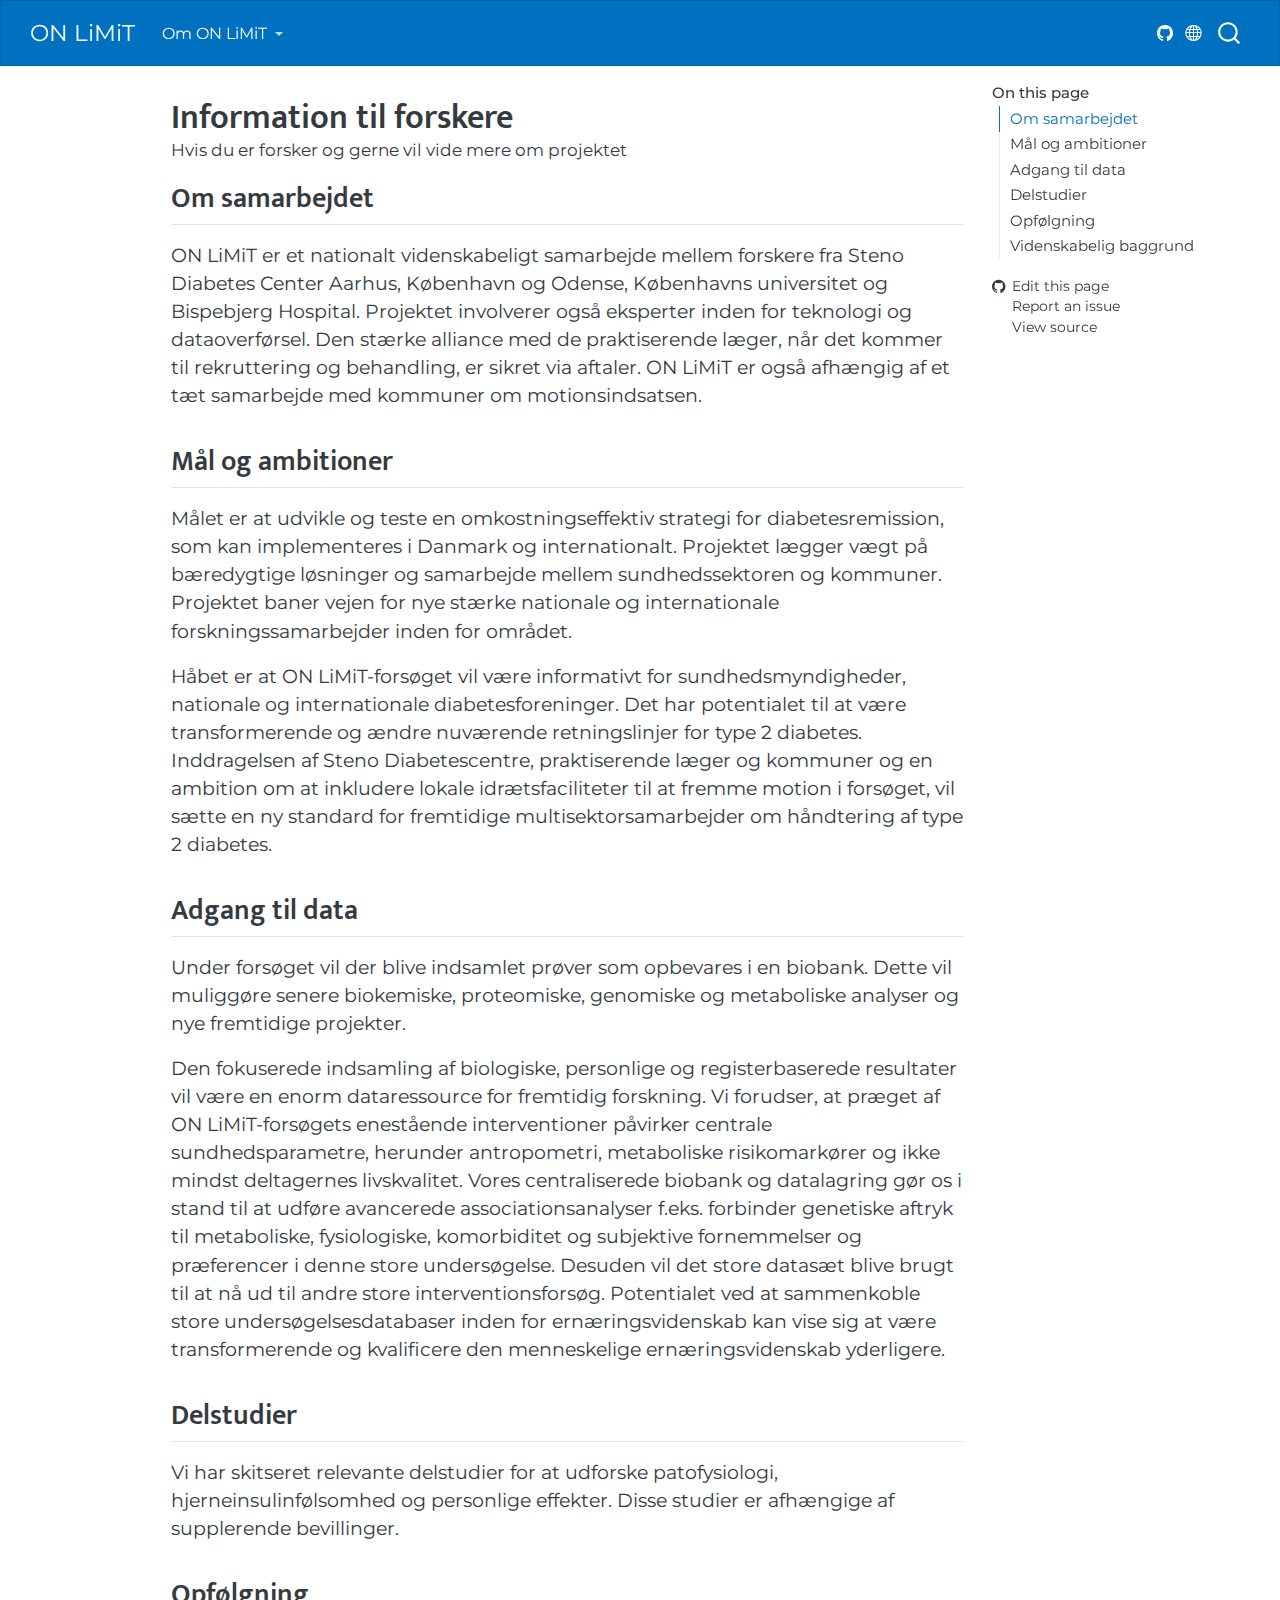
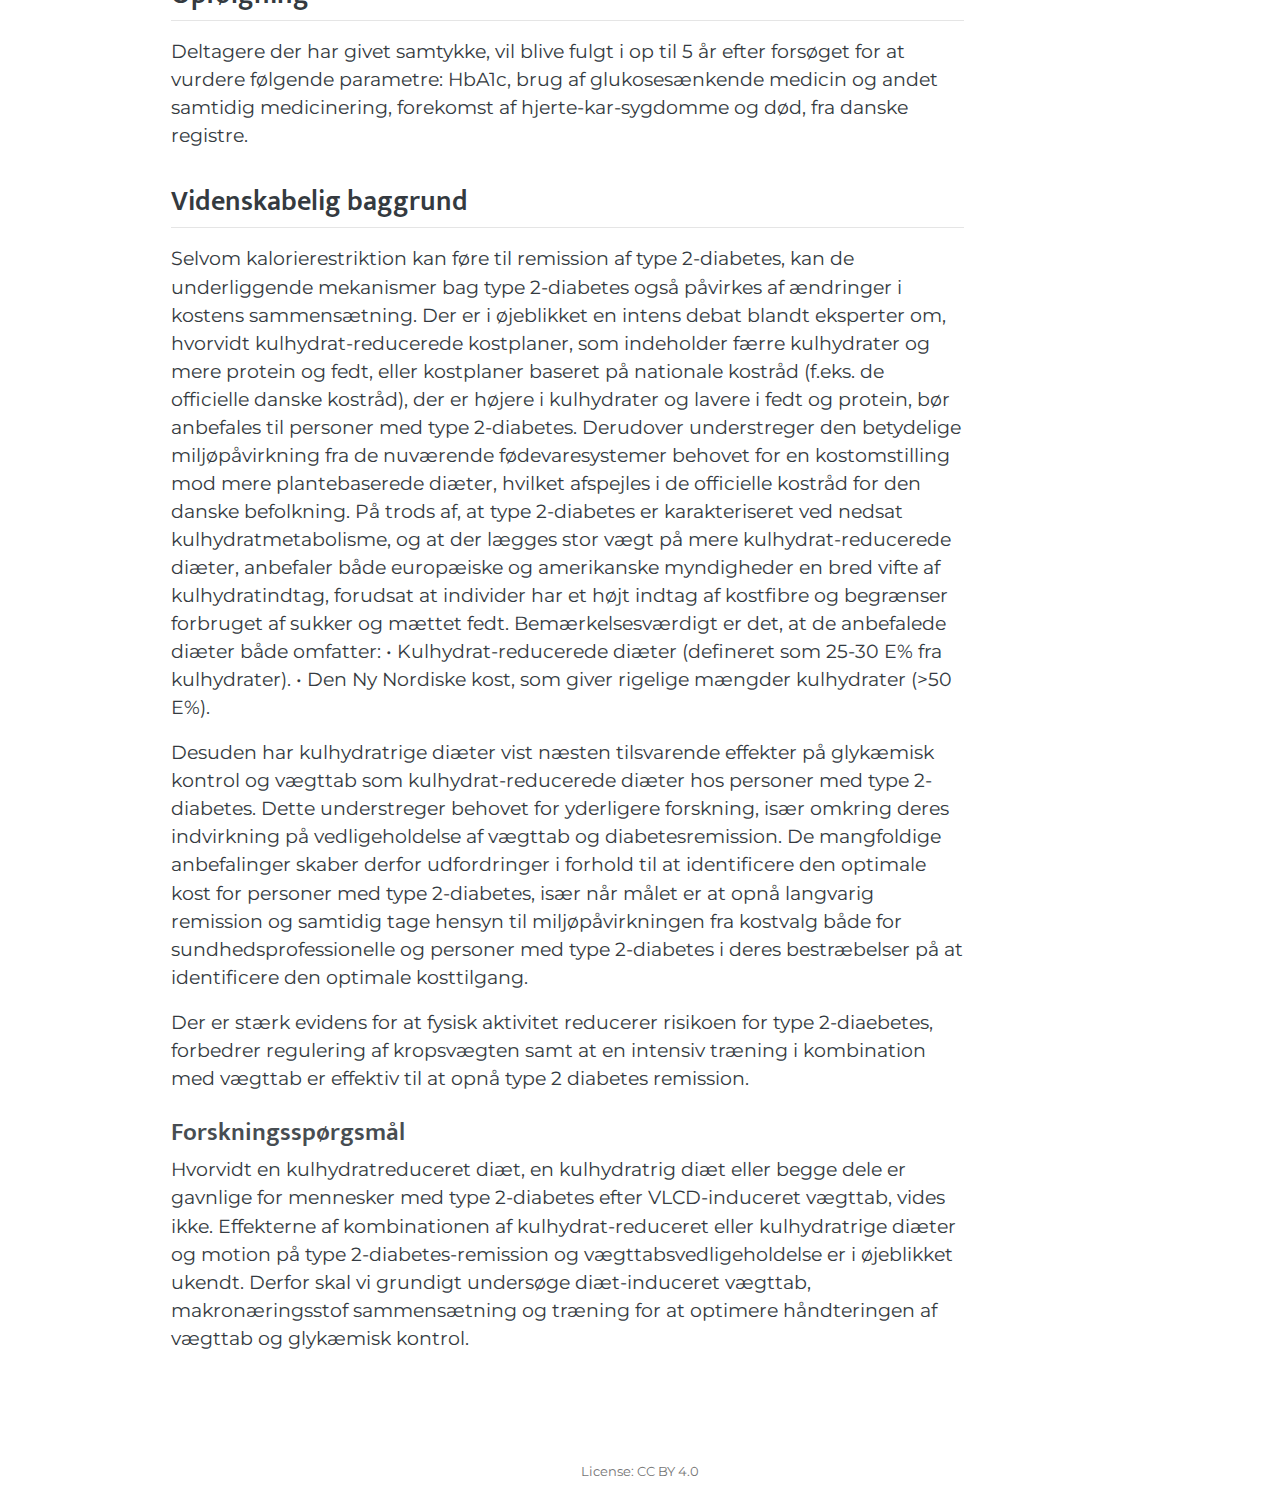
<file: researchers.html>
<!DOCTYPE html>
<html xmlns="http://www.w3.org/1999/xhtml" lang="en" xml:lang="en"><head>

<meta charset="utf-8">
<meta name="generator" content="quarto-1.6.40">

<meta name="viewport" content="width=device-width, initial-scale=1.0, user-scalable=yes">

<meta name="description" content="Hvis du er forsker og gerne vil vide mere om projektet">

<title>Information til forskere – ON LiMiT</title>
<style>
code{white-space: pre-wrap;}
span.smallcaps{font-variant: small-caps;}
div.columns{display: flex; gap: min(4vw, 1.5em);}
div.column{flex: auto; overflow-x: auto;}
div.hanging-indent{margin-left: 1.5em; text-indent: -1.5em;}
ul.task-list{list-style: none;}
ul.task-list li input[type="checkbox"] {
  width: 0.8em;
  margin: 0 0.8em 0.2em -1em; /* quarto-specific, see https://github.com/quarto-dev/quarto-cli/issues/4556 */ 
  vertical-align: middle;
}
</style>


<script src="site_libs/quarto-nav/quarto-nav.js"></script>
<script src="site_libs/clipboard/clipboard.min.js"></script>
<script src="site_libs/quarto-search/autocomplete.umd.js"></script>
<script src="site_libs/quarto-search/fuse.min.js"></script>
<script src="site_libs/quarto-search/quarto-search.js"></script>
<meta name="quarto:offset" content="./">
<script src="site_libs/quarto-html/quarto.js"></script>
<script src="site_libs/quarto-html/popper.min.js"></script>
<script src="site_libs/quarto-html/tippy.umd.min.js"></script>
<script src="site_libs/quarto-html/anchor.min.js"></script>
<link href="site_libs/quarto-html/tippy.css" rel="stylesheet">
<link href="site_libs/quarto-html/quarto-syntax-highlighting-549806ee2085284f45b00abea8c6df48.css" rel="stylesheet" id="quarto-text-highlighting-styles">
<script src="site_libs/bootstrap/bootstrap.min.js"></script>
<link href="site_libs/bootstrap/bootstrap-icons.css" rel="stylesheet">
<link href="site_libs/bootstrap/bootstrap-2d149d0332030a36103d1ced8a79518c.min.css" rel="stylesheet" append-hash="true" id="quarto-bootstrap" data-mode="light">
<script id="quarto-search-options" type="application/json">{
  "location": "navbar",
  "copy-button": false,
  "collapse-after": 3,
  "panel-placement": "end",
  "type": "overlay",
  "limit": 50,
  "keyboard-shortcut": [
    "f",
    "/",
    "s"
  ],
  "language": {
    "search-no-results-text": "No results",
    "search-matching-documents-text": "matching documents",
    "search-copy-link-title": "Copy link to search",
    "search-hide-matches-text": "Hide additional matches",
    "search-more-match-text": "more match in this document",
    "search-more-matches-text": "more matches in this document",
    "search-clear-button-title": "Clear",
    "search-text-placeholder": "",
    "search-detached-cancel-button-title": "Cancel",
    "search-submit-button-title": "Submit",
    "search-label": "Search"
  }
}</script>


</head>

<body class="nav-fixed">

<div id="quarto-search-results"></div>
  <header id="quarto-header" class="headroom fixed-top">
    <nav class="navbar navbar-expand-lg " data-bs-theme="dark">
      <div class="navbar-container container-fluid">
      <div class="navbar-brand-container mx-auto">
    <a class="navbar-brand" href="./index.html">
    <span class="navbar-title">ON LiMiT</span>
    </a>
  </div>
            <div id="quarto-search" class="" title="Search"></div>
          <button class="navbar-toggler" type="button" data-bs-toggle="collapse" data-bs-target="#navbarCollapse" aria-controls="navbarCollapse" role="menu" aria-expanded="false" aria-label="Toggle navigation" onclick="if (window.quartoToggleHeadroom) { window.quartoToggleHeadroom(); }">
  <span class="navbar-toggler-icon"></span>
</button>
          <div class="collapse navbar-collapse" id="navbarCollapse">
            <ul class="navbar-nav navbar-nav-scroll me-auto">
  <li class="nav-item dropdown ">
    <a class="nav-link dropdown-toggle" href="#" id="nav-menu-om-on-limit" role="link" data-bs-toggle="dropdown" aria-expanded="false">
 <span class="menu-text">Om ON LiMiT</span>
    </a>
    <ul class="dropdown-menu" aria-labelledby="nav-menu-om-on-limit">    
        <li>
    <a class="dropdown-item" href="./about.html">
 <span class="dropdown-text">Om ON LiMiT</span></a>
  </li>  
        <li>
    <a class="dropdown-item" href="./practitioners.html">
 <span class="dropdown-text">For praktiserende læger</span></a>
  </li>  
        <li>
    <a class="dropdown-item" href="./participants.html">
 <span class="dropdown-text">For deltagere</span></a>
  </li>  
        <li>
    <a class="dropdown-item" href="./researchers.html">
 <span class="dropdown-text">For forskere</span></a>
  </li>  
    </ul>
  </li>
</ul>
          </div> <!-- /navcollapse -->
            <div class="quarto-navbar-tools">
    <a href="https://github.com/steno-aarhus/ON-LiMiT" title="" class="quarto-navigation-tool px-1" aria-label="GitHub icon: Link to ON LiMIT GitHub page"><i class="bi bi-github"></i></a>
    <a href="./directory.html" title="Find vej på denne side" class="quarto-navigation-tool px-1" aria-label="Globe icon: Link to directory page of other SDCA websites"><i class="bi bi-globe"></i></a>
</div>
      </div> <!-- /container-fluid -->
    </nav>
</header>
<!-- content -->
<div id="quarto-content" class="quarto-container page-columns page-rows-contents page-layout-article page-navbar">
<!-- sidebar -->
<!-- margin-sidebar -->
    <div id="quarto-margin-sidebar" class="sidebar margin-sidebar">
        <nav id="TOC" role="doc-toc" class="toc-active">
    <h2 id="toc-title">On this page</h2>
   
  <ul>
  <li><a href="#om-samarbejdet" id="toc-om-samarbejdet" class="nav-link active" data-scroll-target="#om-samarbejdet">Om samarbejdet</a></li>
  <li><a href="#mål-og-ambitioner" id="toc-mål-og-ambitioner" class="nav-link" data-scroll-target="#mål-og-ambitioner">Mål og ambitioner</a></li>
  <li><a href="#adgang-til-data" id="toc-adgang-til-data" class="nav-link" data-scroll-target="#adgang-til-data">Adgang til data</a></li>
  <li><a href="#delstudier" id="toc-delstudier" class="nav-link" data-scroll-target="#delstudier">Delstudier</a></li>
  <li><a href="#opfølgning" id="toc-opfølgning" class="nav-link" data-scroll-target="#opfølgning">Opfølgning</a></li>
  <li><a href="#videnskabelig-baggrund" id="toc-videnskabelig-baggrund" class="nav-link" data-scroll-target="#videnskabelig-baggrund">Videnskabelig baggrund</a>
  <ul class="collapse">
  <li><a href="#forskningsspørgsmål" id="toc-forskningsspørgsmål" class="nav-link" data-scroll-target="#forskningsspørgsmål">Forskningsspørgsmål</a></li>
  </ul></li>
  </ul>
<div class="toc-actions"><ul><li><a href="https://github.com/steno-aarhus/ON-LiMiT/edit/main/researchers.md" class="toc-action"><i class="bi bi-github"></i>Edit this page</a></li><li><a href="https://github.com/steno-aarhus/ON-LiMiT/issues/new" class="toc-action"><i class="bi empty"></i>Report an issue</a></li><li><a href="https://github.com/steno-aarhus/ON-LiMiT/blob/main/researchers.md" class="toc-action"><i class="bi empty"></i>View source</a></li></ul></div></nav>
    </div>
<!-- main -->
<main class="content" id="quarto-document-content">

<header id="title-block-header" class="quarto-title-block default">
<div class="quarto-title">
<h1 class="title">Information til forskere</h1>
</div>

<div>
  <div class="description">
    <p>Hvis du er forsker og gerne vil vide mere om projektet</p>
  </div>
</div>


<div class="quarto-title-meta">

    
  
    
  </div>
  


</header>


<section id="om-samarbejdet" class="level2">
<h2 class="anchored" data-anchor-id="om-samarbejdet">Om samarbejdet</h2>
<p>ON LiMiT er et nationalt videnskabeligt samarbejde mellem forskere fra Steno Diabetes Center Aarhus, København og Odense, Københavns universitet og Bispebjerg Hospital. Projektet involverer også eksperter inden for teknologi og dataoverførsel. Den stærke alliance med de praktiserende læger, når det kommer til rekruttering og behandling, er sikret via aftaler. ON LiMiT er også afhængig af et tæt samarbejde med kommuner om motionsindsatsen.</p>
</section>
<section id="mål-og-ambitioner" class="level2">
<h2 class="anchored" data-anchor-id="mål-og-ambitioner">Mål og ambitioner</h2>
<p>Målet er at udvikle og teste en omkostningseffektiv strategi for diabetesremission, som kan implementeres i Danmark og internationalt. Projektet lægger vægt på bæredygtige løsninger og samarbejde mellem sundhedssektoren og kommuner. Projektet baner vejen for nye stærke nationale og internationale forskningssamarbejder inden for området.</p>
<p>Håbet er at ON LiMiT-forsøget vil være informativt for sundhedsmyndigheder, nationale og internationale diabetesforeninger. Det har potentialet til at være transformerende og ændre nuværende retningslinjer for type 2 diabetes. Inddragelsen af Steno Diabetescentre, praktiserende læger og kommuner og en ambition om at inkludere lokale idrætsfaciliteter til at fremme motion i forsøget, vil sætte en ny standard for fremtidige multisektorsamarbejder om håndtering af type 2 diabetes.</p>
</section>
<section id="adgang-til-data" class="level2">
<h2 class="anchored" data-anchor-id="adgang-til-data">Adgang til data</h2>
<p>Under forsøget vil der blive indsamlet prøver som opbevares i en biobank. Dette vil muliggøre senere biokemiske, proteomiske, genomiske og metaboliske analyser og nye fremtidige projekter.</p>
<p>Den fokuserede indsamling af biologiske, personlige og registerbaserede resultater vil være en enorm dataressource for fremtidig forskning. Vi forudser, at præget af ON LiMiT-forsøgets enestående interventioner påvirker centrale sundhedsparametre, herunder antropometri, metaboliske risikomarkører og ikke mindst deltagernes livskvalitet. Vores centraliserede biobank og datalagring gør os i stand til at udføre avancerede associationsanalyser f.eks. forbinder genetiske aftryk til metaboliske, fysiologiske, komorbiditet og subjektive fornemmelser og præferencer i denne store undersøgelse. Desuden vil det store datasæt blive brugt til at nå ud til andre store interventionsforsøg. Potentialet ved at sammenkoble store undersøgelsesdatabaser inden for ernæringsvidenskab kan vise sig at være transformerende og kvalificere den menneskelige ernæringsvidenskab yderligere.</p>
</section>
<section id="delstudier" class="level2">
<h2 class="anchored" data-anchor-id="delstudier">Delstudier</h2>
<p>Vi har skitseret relevante delstudier for at udforske patofysiologi, hjerneinsulinfølsomhed og personlige effekter. Disse studier er afhængige af supplerende bevillinger.</p>
</section>
<section id="opfølgning" class="level2">
<h2 class="anchored" data-anchor-id="opfølgning">Opfølgning</h2>
<p>Deltagere der har givet samtykke, vil blive fulgt i op til 5 år efter forsøget for at vurdere følgende parametre: HbA1c, brug af glukosesænkende medicin og andet samtidig medicinering, forekomst af hjerte-kar-sygdomme og død, fra danske registre.</p>
</section>
<section id="videnskabelig-baggrund" class="level2">
<h2 class="anchored" data-anchor-id="videnskabelig-baggrund">Videnskabelig baggrund</h2>
<p>Selvom kalorierestriktion kan føre til remission af type 2-diabetes, kan de underliggende mekanismer bag type 2-diabetes også påvirkes af ændringer i kostens sammensætning. Der er i øjeblikket en intens debat blandt eksperter om, hvorvidt kulhydrat-reducerede kostplaner, som indeholder færre kulhydrater og mere protein og fedt, eller kostplaner baseret på nationale kostråd (f.eks. de officielle danske kostråd), der er højere i kulhydrater og lavere i fedt og protein, bør anbefales til personer med type 2-diabetes. Derudover understreger den betydelige miljøpåvirkning fra de nuværende fødevaresystemer behovet for en kostomstilling mod mere plantebaserede diæter, hvilket afspejles i de officielle kostråd for den danske befolkning. På trods af, at type 2-diabetes er karakteriseret ved nedsat kulhydratmetabolisme, og at der lægges stor vægt på mere kulhydrat-reducerede diæter, anbefaler både europæiske og amerikanske myndigheder en bred vifte af kulhydratindtag, forudsat at individer har et højt indtag af kostfibre og begrænser forbruget af sukker og mættet fedt. Bemærkelsesværdigt er det, at de anbefalede diæter både omfatter: • Kulhydrat-reducerede diæter (defineret som 25-30 E% fra kulhydrater). • Den Ny Nordiske kost, som giver rigelige mængder kulhydrater (&gt;50 E%).</p>
<p>Desuden har kulhydratrige diæter vist næsten tilsvarende effekter på glykæmisk kontrol og vægttab som kulhydrat-reducerede diæter hos personer med type 2-diabetes. Dette understreger behovet for yderligere forskning, især omkring deres indvirkning på vedligeholdelse af vægttab og diabetesremission. De mangfoldige anbefalinger skaber derfor udfordringer i forhold til at identificere den optimale kost for personer med type 2-diabetes, især når målet er at opnå langvarig remission og samtidig tage hensyn til miljøpåvirkningen fra kostvalg både for sundhedsprofessionelle og personer med type 2-diabetes i deres bestræbelser på at identificere den optimale kosttilgang.</p>
<p>Der er stærk evidens for at fysisk aktivitet reducerer risikoen for type 2-diaebetes, forbedrer regulering af kropsvægten samt at en intensiv træning i kombination med vægttab er effektiv til at opnå type 2 diabetes remission.</p>
<section id="forskningsspørgsmål" class="level3">
<h3 class="anchored" data-anchor-id="forskningsspørgsmål">Forskningsspørgsmål</h3>
<p>Hvorvidt en kulhydratreduceret diæt, en kulhydratrig diæt eller begge dele er gavnlige for mennesker med type 2-diabetes efter VLCD-induceret vægttab, vides ikke. Effekterne af kombinationen af kulhydrat-reduceret eller kulhydratrige diæter og motion på type 2-diabetes-remission og vægttabsvedligeholdelse er i øjeblikket ukendt. Derfor skal vi grundigt undersøge diæt-induceret vægttab, makronæringsstof sammensætning og træning for at optimere håndteringen af vægttab og glykæmisk kontrol.</p>


</section>
</section>

</main> <!-- /main -->
<script id="quarto-html-after-body" type="application/javascript">
window.document.addEventListener("DOMContentLoaded", function (event) {
  const toggleBodyColorMode = (bsSheetEl) => {
    const mode = bsSheetEl.getAttribute("data-mode");
    const bodyEl = window.document.querySelector("body");
    if (mode === "dark") {
      bodyEl.classList.add("quarto-dark");
      bodyEl.classList.remove("quarto-light");
    } else {
      bodyEl.classList.add("quarto-light");
      bodyEl.classList.remove("quarto-dark");
    }
  }
  const toggleBodyColorPrimary = () => {
    const bsSheetEl = window.document.querySelector("link#quarto-bootstrap");
    if (bsSheetEl) {
      toggleBodyColorMode(bsSheetEl);
    }
  }
  toggleBodyColorPrimary();  
  const icon = "";
  const anchorJS = new window.AnchorJS();
  anchorJS.options = {
    placement: 'right',
    icon: icon
  };
  anchorJS.add('.anchored');
  const isCodeAnnotation = (el) => {
    for (const clz of el.classList) {
      if (clz.startsWith('code-annotation-')) {                     
        return true;
      }
    }
    return false;
  }
  const onCopySuccess = function(e) {
    // button target
    const button = e.trigger;
    // don't keep focus
    button.blur();
    // flash "checked"
    button.classList.add('code-copy-button-checked');
    var currentTitle = button.getAttribute("title");
    button.setAttribute("title", "Copied!");
    let tooltip;
    if (window.bootstrap) {
      button.setAttribute("data-bs-toggle", "tooltip");
      button.setAttribute("data-bs-placement", "left");
      button.setAttribute("data-bs-title", "Copied!");
      tooltip = new bootstrap.Tooltip(button, 
        { trigger: "manual", 
          customClass: "code-copy-button-tooltip",
          offset: [0, -8]});
      tooltip.show();    
    }
    setTimeout(function() {
      if (tooltip) {
        tooltip.hide();
        button.removeAttribute("data-bs-title");
        button.removeAttribute("data-bs-toggle");
        button.removeAttribute("data-bs-placement");
      }
      button.setAttribute("title", currentTitle);
      button.classList.remove('code-copy-button-checked');
    }, 1000);
    // clear code selection
    e.clearSelection();
  }
  const getTextToCopy = function(trigger) {
      const codeEl = trigger.previousElementSibling.cloneNode(true);
      for (const childEl of codeEl.children) {
        if (isCodeAnnotation(childEl)) {
          childEl.remove();
        }
      }
      return codeEl.innerText;
  }
  const clipboard = new window.ClipboardJS('.code-copy-button:not([data-in-quarto-modal])', {
    text: getTextToCopy
  });
  clipboard.on('success', onCopySuccess);
  if (window.document.getElementById('quarto-embedded-source-code-modal')) {
    const clipboardModal = new window.ClipboardJS('.code-copy-button[data-in-quarto-modal]', {
      text: getTextToCopy,
      container: window.document.getElementById('quarto-embedded-source-code-modal')
    });
    clipboardModal.on('success', onCopySuccess);
  }
    var localhostRegex = new RegExp(/^(?:http|https):\/\/localhost\:?[0-9]*\//);
    var mailtoRegex = new RegExp(/^mailto:/);
      var filterRegex = new RegExp("https:\/\/steno-aarhus\.github\.io\/ON-LiMiT\/");
    var isInternal = (href) => {
        return filterRegex.test(href) || localhostRegex.test(href) || mailtoRegex.test(href);
    }
    // Inspect non-navigation links and adorn them if external
 	var links = window.document.querySelectorAll('a[href]:not(.nav-link):not(.navbar-brand):not(.toc-action):not(.sidebar-link):not(.sidebar-item-toggle):not(.pagination-link):not(.no-external):not([aria-hidden]):not(.dropdown-item):not(.quarto-navigation-tool):not(.about-link)');
    for (var i=0; i<links.length; i++) {
      const link = links[i];
      if (!isInternal(link.href)) {
        // undo the damage that might have been done by quarto-nav.js in the case of
        // links that we want to consider external
        if (link.dataset.originalHref !== undefined) {
          link.href = link.dataset.originalHref;
        }
      }
    }
  function tippyHover(el, contentFn, onTriggerFn, onUntriggerFn) {
    const config = {
      allowHTML: true,
      maxWidth: 500,
      delay: 100,
      arrow: false,
      appendTo: function(el) {
          return el.parentElement;
      },
      interactive: true,
      interactiveBorder: 10,
      theme: 'quarto',
      placement: 'bottom-start',
    };
    if (contentFn) {
      config.content = contentFn;
    }
    if (onTriggerFn) {
      config.onTrigger = onTriggerFn;
    }
    if (onUntriggerFn) {
      config.onUntrigger = onUntriggerFn;
    }
    window.tippy(el, config); 
  }
  const noterefs = window.document.querySelectorAll('a[role="doc-noteref"]');
  for (var i=0; i<noterefs.length; i++) {
    const ref = noterefs[i];
    tippyHover(ref, function() {
      // use id or data attribute instead here
      let href = ref.getAttribute('data-footnote-href') || ref.getAttribute('href');
      try { href = new URL(href).hash; } catch {}
      const id = href.replace(/^#\/?/, "");
      const note = window.document.getElementById(id);
      if (note) {
        return note.innerHTML;
      } else {
        return "";
      }
    });
  }
  const xrefs = window.document.querySelectorAll('a.quarto-xref');
  const processXRef = (id, note) => {
    // Strip column container classes
    const stripColumnClz = (el) => {
      el.classList.remove("page-full", "page-columns");
      if (el.children) {
        for (const child of el.children) {
          stripColumnClz(child);
        }
      }
    }
    stripColumnClz(note)
    if (id === null || id.startsWith('sec-')) {
      // Special case sections, only their first couple elements
      const container = document.createElement("div");
      if (note.children && note.children.length > 2) {
        container.appendChild(note.children[0].cloneNode(true));
        for (let i = 1; i < note.children.length; i++) {
          const child = note.children[i];
          if (child.tagName === "P" && child.innerText === "") {
            continue;
          } else {
            container.appendChild(child.cloneNode(true));
            break;
          }
        }
        if (window.Quarto?.typesetMath) {
          window.Quarto.typesetMath(container);
        }
        return container.innerHTML
      } else {
        if (window.Quarto?.typesetMath) {
          window.Quarto.typesetMath(note);
        }
        return note.innerHTML;
      }
    } else {
      // Remove any anchor links if they are present
      const anchorLink = note.querySelector('a.anchorjs-link');
      if (anchorLink) {
        anchorLink.remove();
      }
      if (window.Quarto?.typesetMath) {
        window.Quarto.typesetMath(note);
      }
      if (note.classList.contains("callout")) {
        return note.outerHTML;
      } else {
        return note.innerHTML;
      }
    }
  }
  for (var i=0; i<xrefs.length; i++) {
    const xref = xrefs[i];
    tippyHover(xref, undefined, function(instance) {
      instance.disable();
      let url = xref.getAttribute('href');
      let hash = undefined; 
      if (url.startsWith('#')) {
        hash = url;
      } else {
        try { hash = new URL(url).hash; } catch {}
      }
      if (hash) {
        const id = hash.replace(/^#\/?/, "");
        const note = window.document.getElementById(id);
        if (note !== null) {
          try {
            const html = processXRef(id, note.cloneNode(true));
            instance.setContent(html);
          } finally {
            instance.enable();
            instance.show();
          }
        } else {
          // See if we can fetch this
          fetch(url.split('#')[0])
          .then(res => res.text())
          .then(html => {
            const parser = new DOMParser();
            const htmlDoc = parser.parseFromString(html, "text/html");
            const note = htmlDoc.getElementById(id);
            if (note !== null) {
              const html = processXRef(id, note);
              instance.setContent(html);
            } 
          }).finally(() => {
            instance.enable();
            instance.show();
          });
        }
      } else {
        // See if we can fetch a full url (with no hash to target)
        // This is a special case and we should probably do some content thinning / targeting
        fetch(url)
        .then(res => res.text())
        .then(html => {
          const parser = new DOMParser();
          const htmlDoc = parser.parseFromString(html, "text/html");
          const note = htmlDoc.querySelector('main.content');
          if (note !== null) {
            // This should only happen for chapter cross references
            // (since there is no id in the URL)
            // remove the first header
            if (note.children.length > 0 && note.children[0].tagName === "HEADER") {
              note.children[0].remove();
            }
            const html = processXRef(null, note);
            instance.setContent(html);
          } 
        }).finally(() => {
          instance.enable();
          instance.show();
        });
      }
    }, function(instance) {
    });
  }
      let selectedAnnoteEl;
      const selectorForAnnotation = ( cell, annotation) => {
        let cellAttr = 'data-code-cell="' + cell + '"';
        let lineAttr = 'data-code-annotation="' +  annotation + '"';
        const selector = 'span[' + cellAttr + '][' + lineAttr + ']';
        return selector;
      }
      const selectCodeLines = (annoteEl) => {
        const doc = window.document;
        const targetCell = annoteEl.getAttribute("data-target-cell");
        const targetAnnotation = annoteEl.getAttribute("data-target-annotation");
        const annoteSpan = window.document.querySelector(selectorForAnnotation(targetCell, targetAnnotation));
        const lines = annoteSpan.getAttribute("data-code-lines").split(",");
        const lineIds = lines.map((line) => {
          return targetCell + "-" + line;
        })
        let top = null;
        let height = null;
        let parent = null;
        if (lineIds.length > 0) {
            //compute the position of the single el (top and bottom and make a div)
            const el = window.document.getElementById(lineIds[0]);
            top = el.offsetTop;
            height = el.offsetHeight;
            parent = el.parentElement.parentElement;
          if (lineIds.length > 1) {
            const lastEl = window.document.getElementById(lineIds[lineIds.length - 1]);
            const bottom = lastEl.offsetTop + lastEl.offsetHeight;
            height = bottom - top;
          }
          if (top !== null && height !== null && parent !== null) {
            // cook up a div (if necessary) and position it 
            let div = window.document.getElementById("code-annotation-line-highlight");
            if (div === null) {
              div = window.document.createElement("div");
              div.setAttribute("id", "code-annotation-line-highlight");
              div.style.position = 'absolute';
              parent.appendChild(div);
            }
            div.style.top = top - 2 + "px";
            div.style.height = height + 4 + "px";
            div.style.left = 0;
            let gutterDiv = window.document.getElementById("code-annotation-line-highlight-gutter");
            if (gutterDiv === null) {
              gutterDiv = window.document.createElement("div");
              gutterDiv.setAttribute("id", "code-annotation-line-highlight-gutter");
              gutterDiv.style.position = 'absolute';
              const codeCell = window.document.getElementById(targetCell);
              const gutter = codeCell.querySelector('.code-annotation-gutter');
              gutter.appendChild(gutterDiv);
            }
            gutterDiv.style.top = top - 2 + "px";
            gutterDiv.style.height = height + 4 + "px";
          }
          selectedAnnoteEl = annoteEl;
        }
      };
      const unselectCodeLines = () => {
        const elementsIds = ["code-annotation-line-highlight", "code-annotation-line-highlight-gutter"];
        elementsIds.forEach((elId) => {
          const div = window.document.getElementById(elId);
          if (div) {
            div.remove();
          }
        });
        selectedAnnoteEl = undefined;
      };
        // Handle positioning of the toggle
    window.addEventListener(
      "resize",
      throttle(() => {
        elRect = undefined;
        if (selectedAnnoteEl) {
          selectCodeLines(selectedAnnoteEl);
        }
      }, 10)
    );
    function throttle(fn, ms) {
    let throttle = false;
    let timer;
      return (...args) => {
        if(!throttle) { // first call gets through
            fn.apply(this, args);
            throttle = true;
        } else { // all the others get throttled
            if(timer) clearTimeout(timer); // cancel #2
            timer = setTimeout(() => {
              fn.apply(this, args);
              timer = throttle = false;
            }, ms);
        }
      };
    }
      // Attach click handler to the DT
      const annoteDls = window.document.querySelectorAll('dt[data-target-cell]');
      for (const annoteDlNode of annoteDls) {
        annoteDlNode.addEventListener('click', (event) => {
          const clickedEl = event.target;
          if (clickedEl !== selectedAnnoteEl) {
            unselectCodeLines();
            const activeEl = window.document.querySelector('dt[data-target-cell].code-annotation-active');
            if (activeEl) {
              activeEl.classList.remove('code-annotation-active');
            }
            selectCodeLines(clickedEl);
            clickedEl.classList.add('code-annotation-active');
          } else {
            // Unselect the line
            unselectCodeLines();
            clickedEl.classList.remove('code-annotation-active');
          }
        });
      }
  const findCites = (el) => {
    const parentEl = el.parentElement;
    if (parentEl) {
      const cites = parentEl.dataset.cites;
      if (cites) {
        return {
          el,
          cites: cites.split(' ')
        };
      } else {
        return findCites(el.parentElement)
      }
    } else {
      return undefined;
    }
  };
  var bibliorefs = window.document.querySelectorAll('a[role="doc-biblioref"]');
  for (var i=0; i<bibliorefs.length; i++) {
    const ref = bibliorefs[i];
    const citeInfo = findCites(ref);
    if (citeInfo) {
      tippyHover(citeInfo.el, function() {
        var popup = window.document.createElement('div');
        citeInfo.cites.forEach(function(cite) {
          var citeDiv = window.document.createElement('div');
          citeDiv.classList.add('hanging-indent');
          citeDiv.classList.add('csl-entry');
          var biblioDiv = window.document.getElementById('ref-' + cite);
          if (biblioDiv) {
            citeDiv.innerHTML = biblioDiv.innerHTML;
          }
          popup.appendChild(citeDiv);
        });
        return popup.innerHTML;
      });
    }
  }
});
</script>
</div> <!-- /content -->
<footer class="footer">
  <div class="nav-footer">
    <div class="nav-footer-left">
      &nbsp;
    </div>   
    <div class="nav-footer-center">
      <ul class="footer-items list-unstyled">
    <li class="nav-item">
    <a class="nav-link" href="https://creativecommons.org/licenses/by/4.0/">
<p>License: CC BY 4.0</p>
</a>
  </li>  
</ul>
    <div class="toc-actions d-sm-block d-md-none"><ul><li><a href="https://github.com/steno-aarhus/ON-LiMiT/edit/main/researchers.md" class="toc-action"><i class="bi bi-github"></i>Edit this page</a></li><li><a href="https://github.com/steno-aarhus/ON-LiMiT/issues/new" class="toc-action"><i class="bi empty"></i>Report an issue</a></li><li><a href="https://github.com/steno-aarhus/ON-LiMiT/blob/main/researchers.md" class="toc-action"><i class="bi empty"></i>View source</a></li></ul></div></div>
    <div class="nav-footer-right">
      &nbsp;
    </div>
  </div>
</footer>




</body></html>
</file>
<file: site_libs/quarto-html/tippy.css>
.tippy-box[data-animation=fade][data-state=hidden]{opacity:0}[data-tippy-root]{max-width:calc(100vw - 10px)}.tippy-box{position:relative;background-color:#333;color:#fff;border-radius:4px;font-size:14px;line-height:1.4;white-space:normal;outline:0;transition-property:transform,visibility,opacity}.tippy-box[data-placement^=top]>.tippy-arrow{bottom:0}.tippy-box[data-placement^=top]>.tippy-arrow:before{bottom:-7px;left:0;border-width:8px 8px 0;border-top-color:initial;transform-origin:center top}.tippy-box[data-placement^=bottom]>.tippy-arrow{top:0}.tippy-box[data-placement^=bottom]>.tippy-arrow:before{top:-7px;left:0;border-width:0 8px 8px;border-bottom-color:initial;transform-origin:center bottom}.tippy-box[data-placement^=left]>.tippy-arrow{right:0}.tippy-box[data-placement^=left]>.tippy-arrow:before{border-width:8px 0 8px 8px;border-left-color:initial;right:-7px;transform-origin:center left}.tippy-box[data-placement^=right]>.tippy-arrow{left:0}.tippy-box[data-placement^=right]>.tippy-arrow:before{left:-7px;border-width:8px 8px 8px 0;border-right-color:initial;transform-origin:center right}.tippy-box[data-inertia][data-state=visible]{transition-timing-function:cubic-bezier(.54,1.5,.38,1.11)}.tippy-arrow{width:16px;height:16px;color:#333}.tippy-arrow:before{content:"";position:absolute;border-color:transparent;border-style:solid}.tippy-content{position:relative;padding:5px 9px;z-index:1}
</file>
<file: site_libs/quarto-html/quarto-syntax-highlighting-549806ee2085284f45b00abea8c6df48.css>
/* quarto syntax highlight colors */
:root {
  --quarto-hl-ot-color: #003B4F;
  --quarto-hl-at-color: #657422;
  --quarto-hl-ss-color: #20794D;
  --quarto-hl-an-color: #5E5E5E;
  --quarto-hl-fu-color: #4758AB;
  --quarto-hl-st-color: #20794D;
  --quarto-hl-cf-color: #003B4F;
  --quarto-hl-op-color: #5E5E5E;
  --quarto-hl-er-color: #AD0000;
  --quarto-hl-bn-color: #AD0000;
  --quarto-hl-al-color: #AD0000;
  --quarto-hl-va-color: #111111;
  --quarto-hl-bu-color: inherit;
  --quarto-hl-ex-color: inherit;
  --quarto-hl-pp-color: #AD0000;
  --quarto-hl-in-color: #5E5E5E;
  --quarto-hl-vs-color: #20794D;
  --quarto-hl-wa-color: #5E5E5E;
  --quarto-hl-do-color: #5E5E5E;
  --quarto-hl-im-color: #00769E;
  --quarto-hl-ch-color: #20794D;
  --quarto-hl-dt-color: #AD0000;
  --quarto-hl-fl-color: #AD0000;
  --quarto-hl-co-color: #5E5E5E;
  --quarto-hl-cv-color: #5E5E5E;
  --quarto-hl-cn-color: #8f5902;
  --quarto-hl-sc-color: #5E5E5E;
  --quarto-hl-dv-color: #AD0000;
  --quarto-hl-kw-color: #003B4F;
}

/* other quarto variables */
:root {
  --quarto-font-monospace: SFMono-Regular, Menlo, Monaco, Consolas, "Liberation Mono", "Courier New", monospace;
}

pre > code.sourceCode > span {
  color: #003B4F;
}

code span {
  color: #003B4F;
}

code.sourceCode > span {
  color: #003B4F;
}

div.sourceCode,
div.sourceCode pre.sourceCode {
  color: #003B4F;
}

code span.ot {
  color: #003B4F;
  font-style: inherit;
}

code span.at {
  color: #657422;
  font-style: inherit;
}

code span.ss {
  color: #20794D;
  font-style: inherit;
}

code span.an {
  color: #5E5E5E;
  font-style: inherit;
}

code span.fu {
  color: #4758AB;
  font-style: inherit;
}

code span.st {
  color: #20794D;
  font-style: inherit;
}

code span.cf {
  color: #003B4F;
  font-weight: bold;
  font-style: inherit;
}

code span.op {
  color: #5E5E5E;
  font-style: inherit;
}

code span.er {
  color: #AD0000;
  font-style: inherit;
}

code span.bn {
  color: #AD0000;
  font-style: inherit;
}

code span.al {
  color: #AD0000;
  font-style: inherit;
}

code span.va {
  color: #111111;
  font-style: inherit;
}

code span.bu {
  font-style: inherit;
}

code span.ex {
  font-style: inherit;
}

code span.pp {
  color: #AD0000;
  font-style: inherit;
}

code span.in {
  color: #5E5E5E;
  font-style: inherit;
}

code span.vs {
  color: #20794D;
  font-style: inherit;
}

code span.wa {
  color: #5E5E5E;
  font-style: italic;
}

code span.do {
  color: #5E5E5E;
  font-style: italic;
}

code span.im {
  color: #00769E;
  font-style: inherit;
}

code span.ch {
  color: #20794D;
  font-style: inherit;
}

code span.dt {
  color: #AD0000;
  font-style: inherit;
}

code span.fl {
  color: #AD0000;
  font-style: inherit;
}

code span.co {
  color: #5E5E5E;
  font-style: inherit;
}

code span.cv {
  color: #5E5E5E;
  font-style: italic;
}

code span.cn {
  color: #8f5902;
  font-style: inherit;
}

code span.sc {
  color: #5E5E5E;
  font-style: inherit;
}

code span.dv {
  color: #AD0000;
  font-style: inherit;
}

code span.kw {
  color: #003B4F;
  font-weight: bold;
  font-style: inherit;
}

.prevent-inlining {
  content: "</";
}

/*# sourceMappingURL=ae99138f4fbc2fb4c9f5e5cd69c22459.css.map */
</file>
